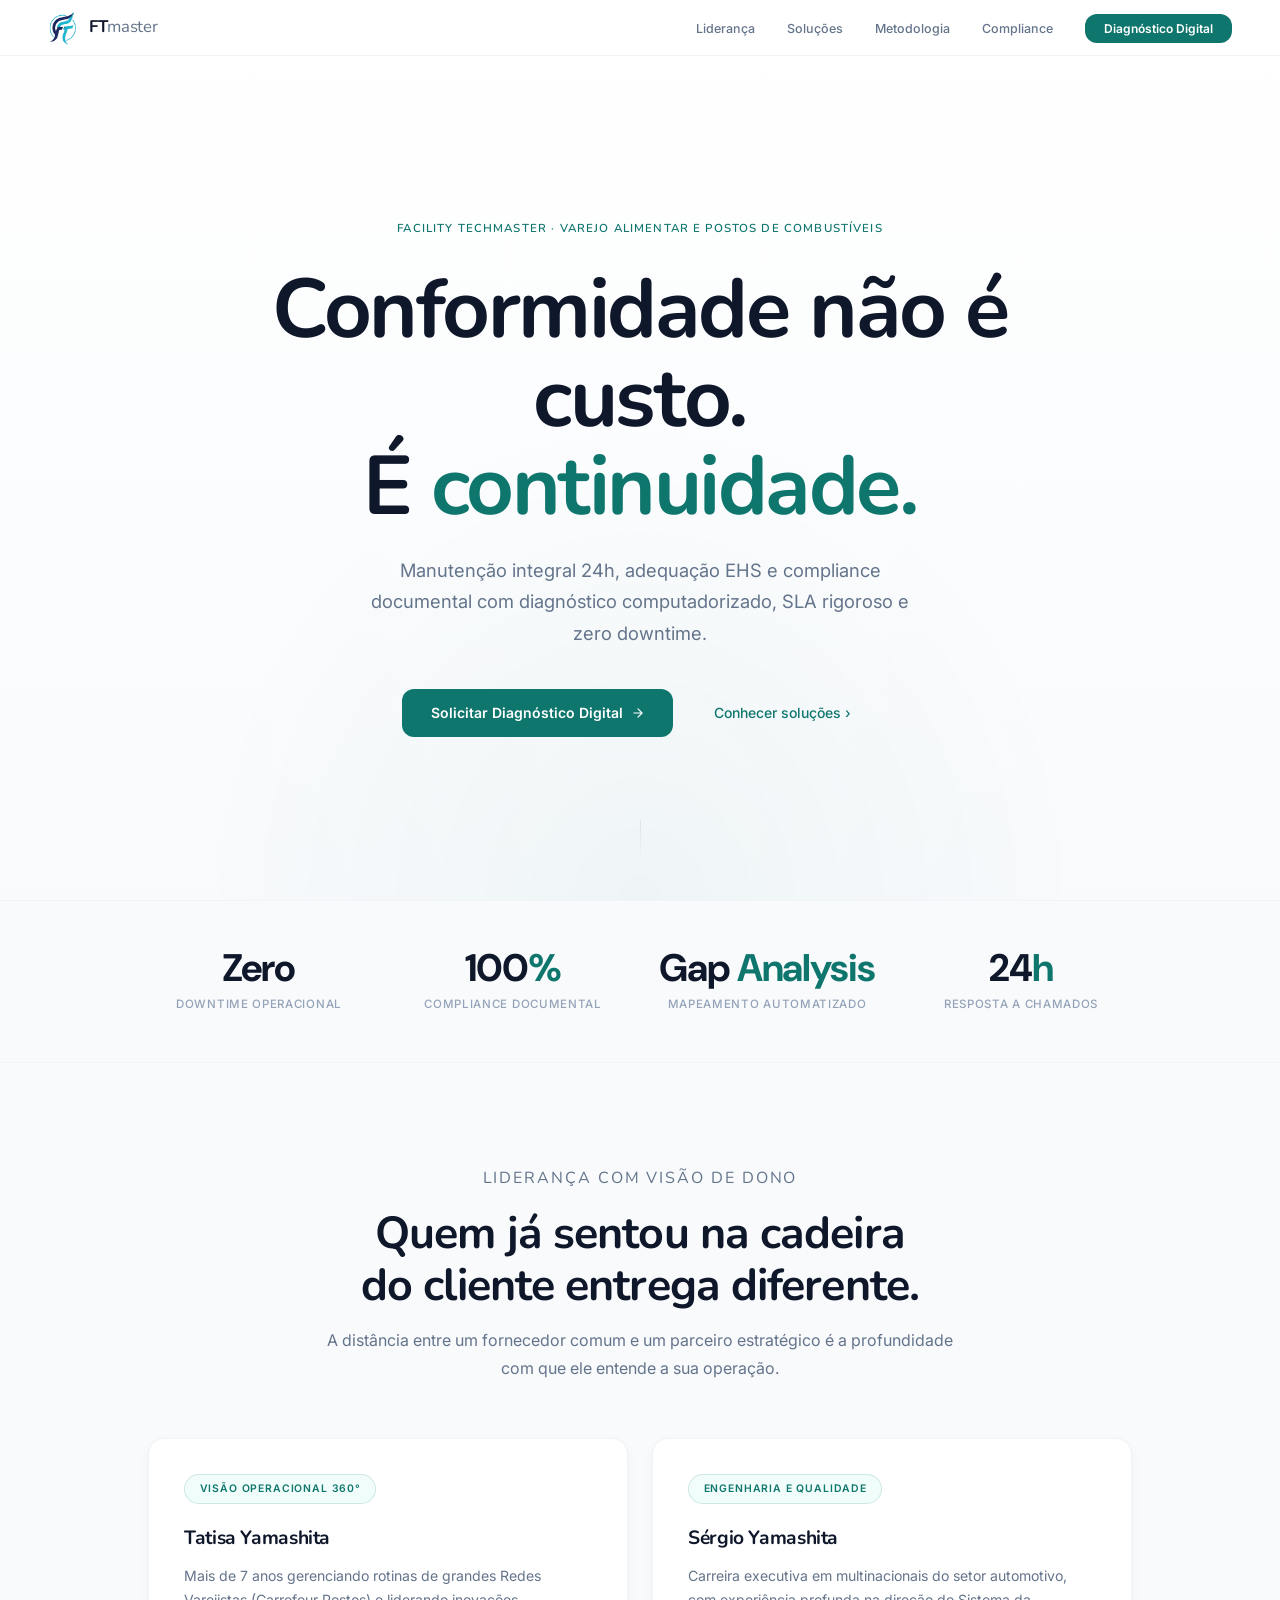
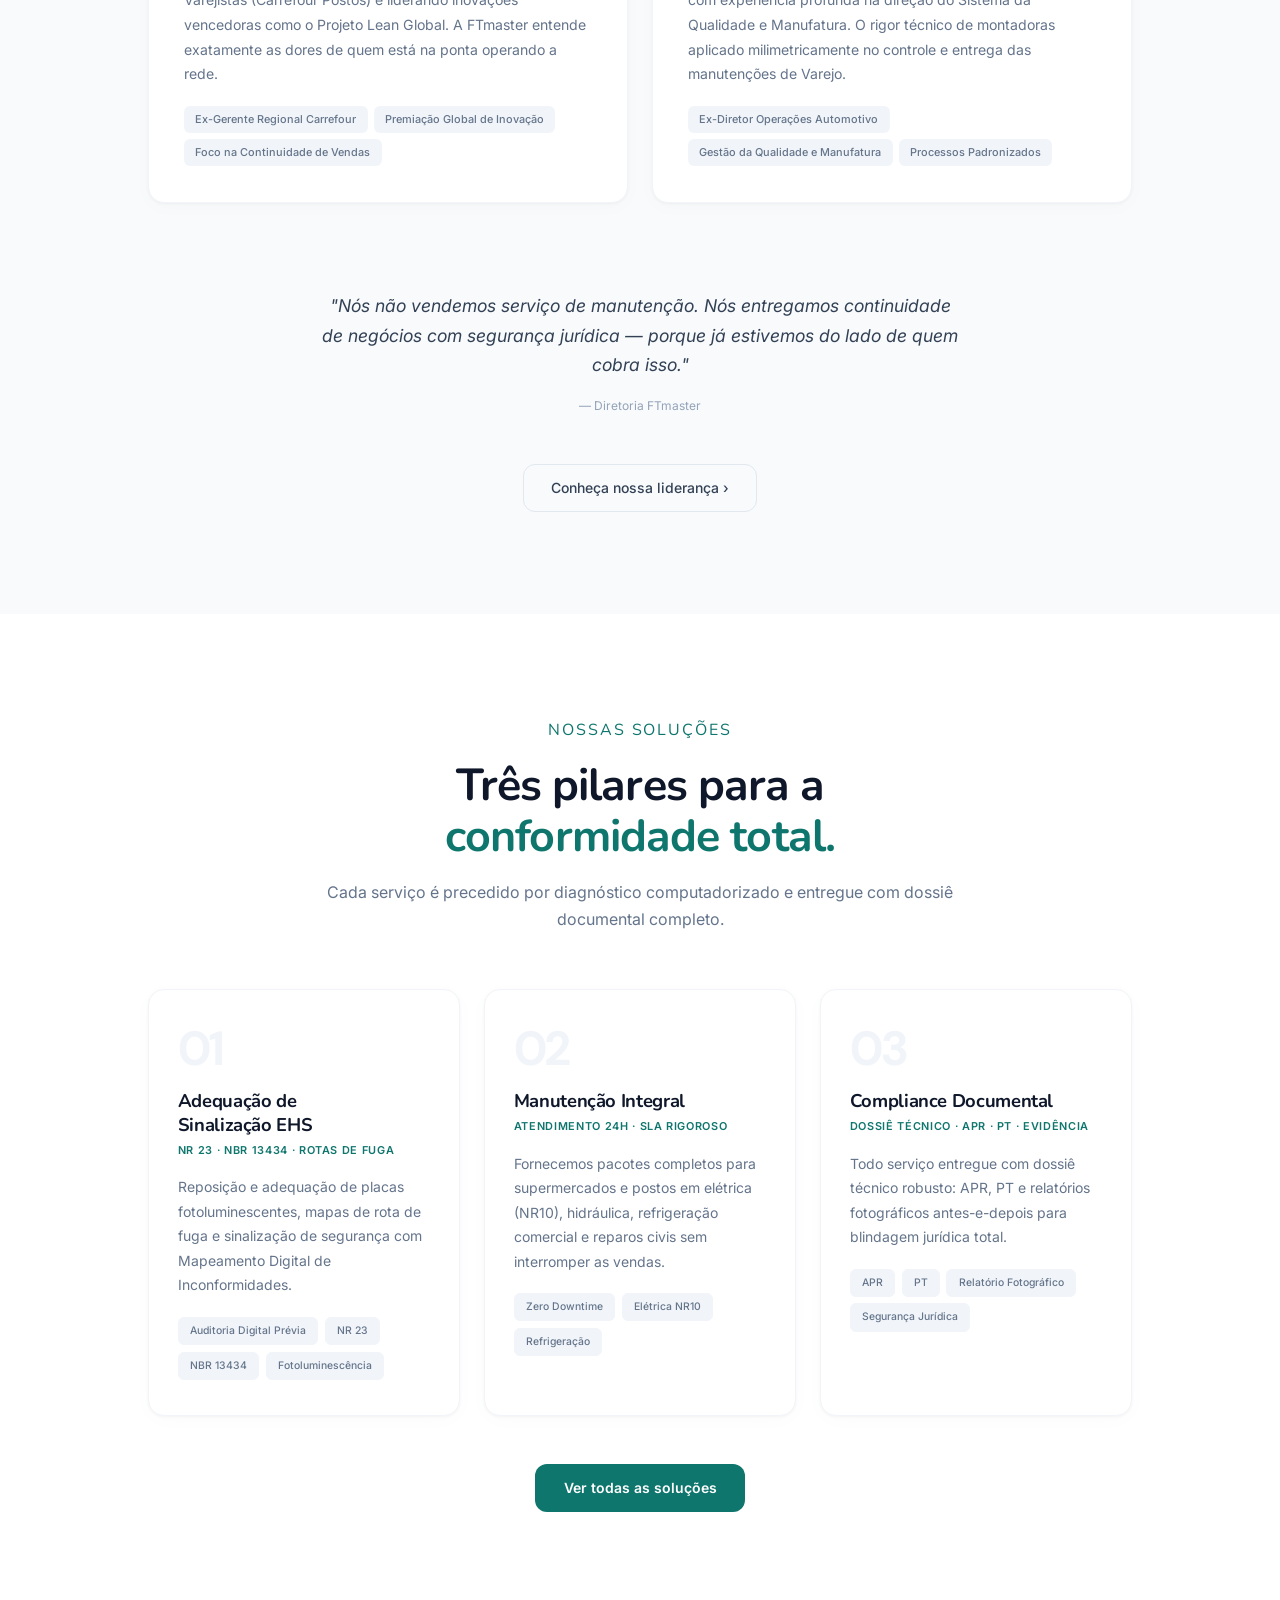
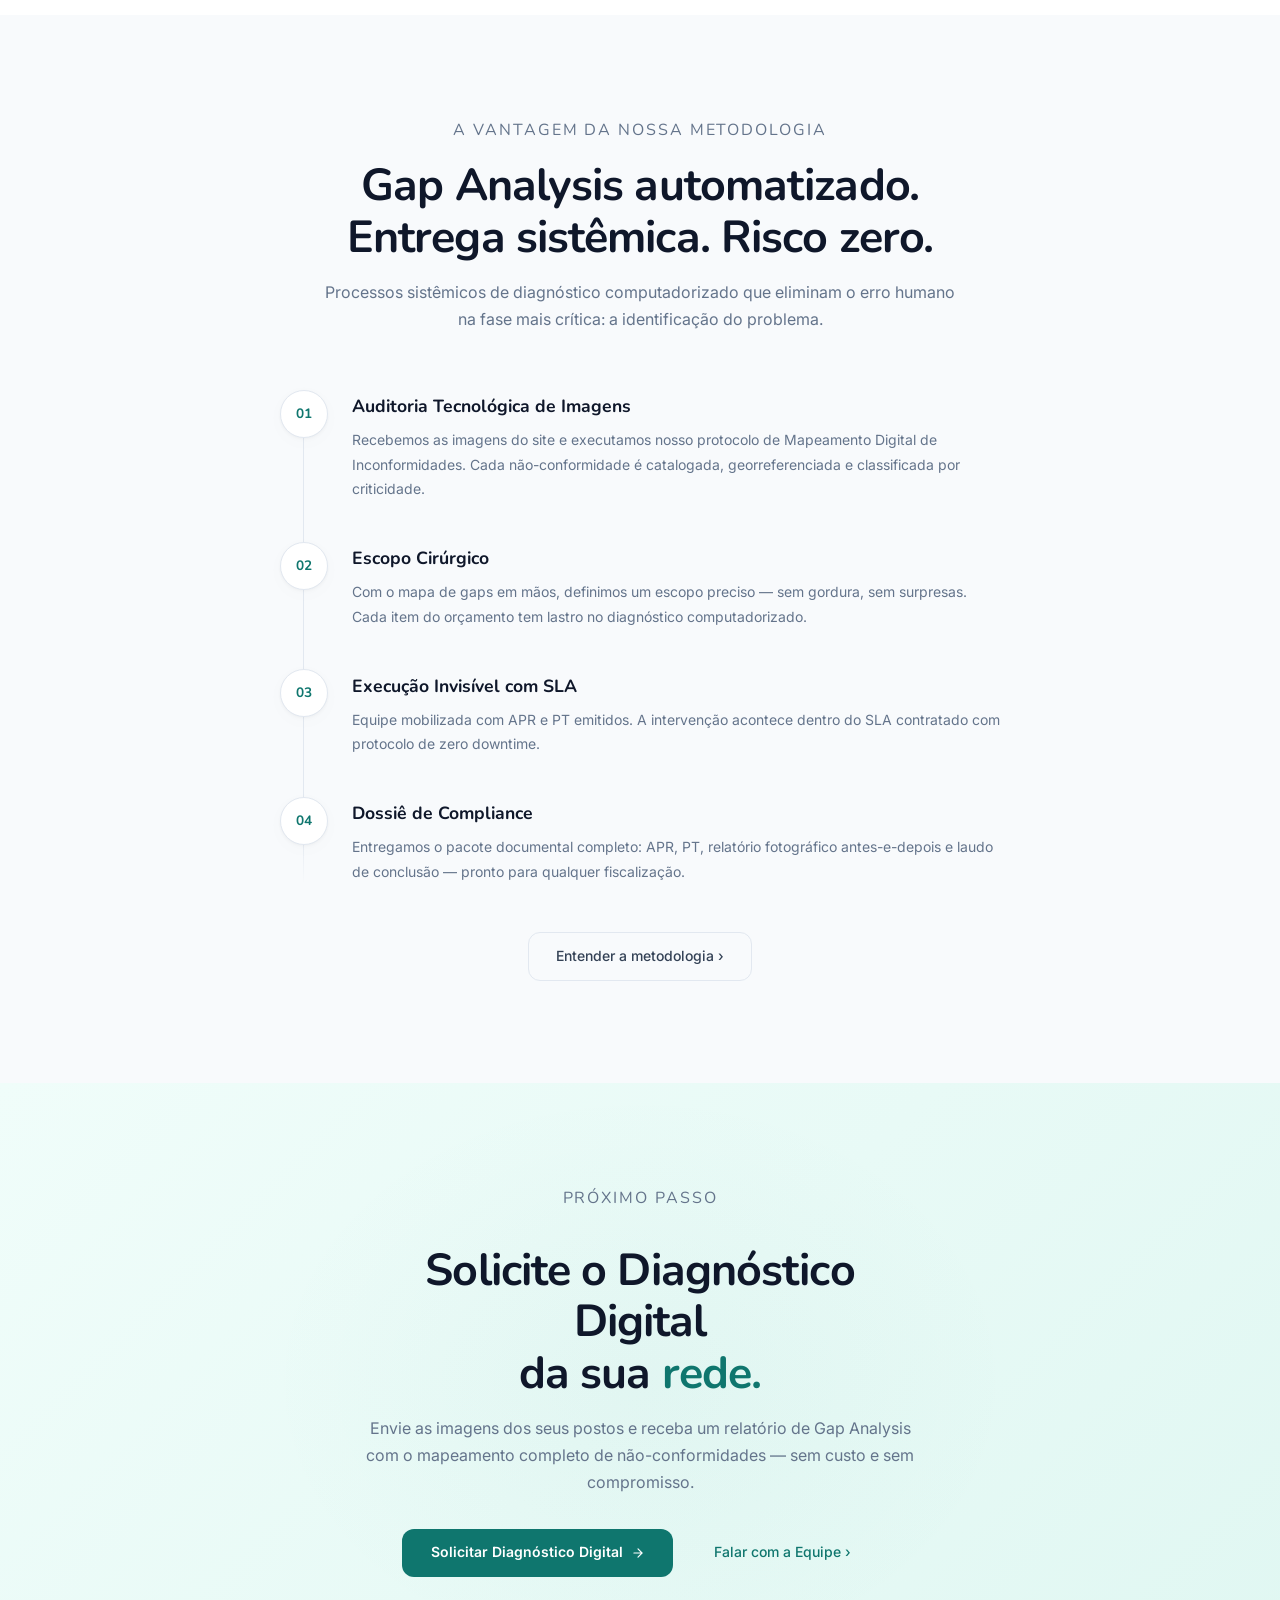
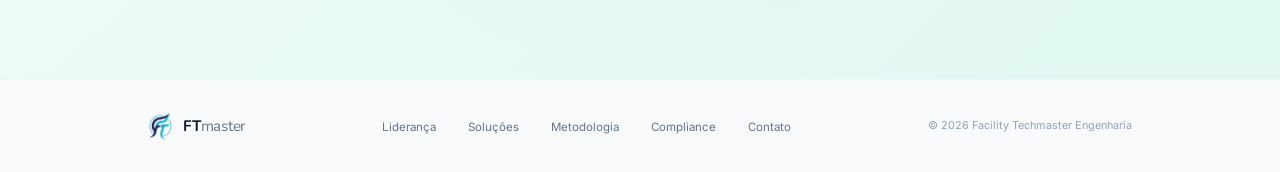
<file: index.html>
<!DOCTYPE html>
<html lang="pt-BR">
<head>
<meta charset="UTF-8">
<meta name="viewport" content="width=device-width, initial-scale=1.0">
<meta http-equiv="X-Content-Type-Options" content="nosniff">
<meta http-equiv="Referrer-Policy" content="strict-origin-when-cross-origin">
<title>FTmaster — Conformidade Operacional para Redes de Postos</title>
<meta name="description" content="Adequação EHS, conservação civil predial e compliance documental para redes varejistas de combustíveis. Diagnóstico computadorizado com zero downtime.">
<meta property="og:title" content="FTmaster — Conformidade Operacional para Redes de Postos">
<meta property="og:description" content="Adequação EHS, conservação civil predial e compliance documental com diagnóstico computadorizado, SLA rigoroso e zero downtime.">
<meta property="og:type" content="website">
<link rel="canonical" href="https://ftmaster.com.br/">
<link rel="preconnect" href="https://fonts.googleapis.com">
<link rel="preconnect" href="https://fonts.gstatic.com" crossorigin>
<link href="https://fonts.googleapis.com/css2?family=Nunito:wght@400;500;600;700&family=Inter:wght@300;400;500;600&family=DM+Sans:opsz,wght@9..40,700&display=swap" rel="stylesheet">
<link rel="stylesheet" href="styles.css">
<script type="application/ld+json">
{
  "@context": "https://schema.org",
  "@type": "Organization",
  "name": "Facility Techmaster Engenharia",
  "alternateName": "FTmaster",
  "url": "https://ftmaster.com.br",
  "description": "Conformidade operacional, adequação EHS e gestão de facilities para redes varejistas de combustíveis.",
  "foundingDate": "2025",
  "areaServed": "Brasil"
}
</script>
</head>
<body>

<!-- NAV -->
<nav class="nav" id="nav">
  <div class="nav-inner">
    <a href="index.html" class="nav-logo" aria-label="FTmaster">
      <img src="assets/logo.png" alt="Logo FTmaster" width="34" height="34">
      <span class="nav-logo-text">FT<span>master</span></span>
    </a>
    <ul class="nav-links" id="nav-links">
      <li><a href="lideranca.html">Liderança</a></li>
      <li><a href="solucoes.html">Soluções</a></li>
      <li><a href="metodologia.html">Metodologia</a></li>
      <li><a href="compliance.html">Compliance</a></li>
      <li><a href="contato.html" class="nav-cta">Diagnóstico Digital</a></li>
    </ul>
    <button class="nav-hamburger" onclick="toggleMenu()" aria-label="Abrir menu">
      <span></span><span></span><span></span>
    </button>
  </div>
</nav>

<div class="mobile-overlay" id="mobileMenu">
  <button class="mobile-close" onclick="toggleMenu()" aria-label="Fechar menu">&times;</button>
  <a href="lideranca.html">Liderança</a>
  <a href="solucoes.html">Soluções</a>
  <a href="metodologia.html">Metodologia</a>
  <a href="compliance.html">Compliance</a>
  <a href="contato.html">Diagnóstico Digital</a>
</div>

<!-- HERO -->
<section class="hero" id="hero">
  <div class="hero-content">
    <p class="hero-eyebrow">Facility Techmaster · Varejo Alimentar e Postos de Combustíveis</p>
    <h1>Conformidade não é custo.<br>É <span class="gradient-text">continuidade.</span></h1>
    <p class="hero-sub">Manutenção integral 24h, adequação EHS e compliance documental com diagnóstico computadorizado, SLA rigoroso e zero downtime.</p>
    <div class="hero-actions">
      <a href="contato.html" class="btn-fill">
        Solicitar Diagnóstico Digital
        <svg viewBox="0 0 24 24" fill="none" stroke="currentColor" stroke-width="2" stroke-linecap="round"><path d="M5 12h14M12 5l7 7-7 7"/></svg>
      </a>
      <a href="solucoes.html" class="btn-ghost">Conhecer soluções ›</a>
    </div>
  </div>
  <div class="hero-scroll"><span></span></div>
</section>

<!-- METRICS -->
<div class="metrics-bar">
  <div class="container">
    <div class="metrics-grid fade-in">
      <div class="metric">
        <h3>Zero</h3>
        <p>Downtime Operacional</p>
      </div>
      <div class="metric">
        <h3>100<span>%</span></h3>
        <p>Compliance Documental</p>
      </div>
      <div class="metric">
        <h3>Gap <span>Analysis</span></h3>
        <p>Mapeamento Automatizado</p>
      </div>
      <div class="metric">
        <h3>24<span>h</span></h3>
        <p>Resposta a Chamados</p>
      </div>
    </div>
  </div>
</div>

<!-- QUEM SOMOS (preview) -->
<section class="section-dark" id="sobre">
  <div class="container">
    <div class="section-header fade-in">
      <p class="overline">Liderança com Visão de Dono</p>
      <h2>Quem já sentou na cadeira<br>do cliente entrega diferente.</h2>
      <p>A distância entre um fornecedor comum e um parceiro estratégico é a profundidade com que ele entende a sua operação.</p>
    </div>

    <div class="grid-2" style="margin-bottom: 3rem;">
      <div class="leader-card fade-in fd1">
        <span class="leader-tag">Visão Operacional 360°</span>
        <h3>Tatisa Yamashita</h3>
        <p>Mais de 7 anos gerenciando rotinas de grandes Redes Varejistas (Carrefour Postos) e liderando inovações vencedoras como o Projeto Lean Global. A FTmaster entende exatamente as dores de quem está na ponta operando a rede.</p>
        <div class="leader-creds">
          <span>Ex-Gerente Regional Carrefour</span>
          <span>Premiação Global de Inovação</span>
          <span>Foco na Continuidade de Vendas</span>
        </div>
      </div>
      <div class="leader-card fade-in fd2">
        <span class="leader-tag">Engenharia e Qualidade</span>
        <h3>Sérgio Yamashita</h3>
        <p>Carreira executiva em multinacionais do setor automotivo, com experiência profunda na direção do Sistema da Qualidade e Manufatura. O rigor técnico de montadoras aplicado milimetricamente no controle e entrega das manutenções de Varejo.</p>
        <div class="leader-creds">
          <span>Ex-Diretor Operações Automotivo</span>
          <span>Gestão da Qualidade e Manufatura</span>
          <span>Processos Padronizados</span>
        </div>
      </div>
    </div>

    <div class="leadership-quote fade-in">
      <blockquote>"Nós não vendemos serviço de manutenção. Nós entregamos continuidade de negócios com segurança jurídica — porque já estivemos do lado de quem cobra isso."</blockquote>
      <cite>— Diretoria FTmaster</cite>
    </div>

    <div style="text-align:center; margin-top: 3rem;">
      <a href="lideranca.html" class="btn-outline-light">Conheça nossa liderança ›</a>
    </div>
  </div>
</section>

<!-- SOLUÇÕES (preview) -->
<section class="section-light" id="solucoes">
  <div class="container">
    <div class="section-header fade-in">
      <p class="overline" style="color: var(--primary);">Nossas Soluções</p>
      <h2>Três pilares para a<br><span class="accent-color">conformidade total.</span></h2>
      <p>Cada serviço é precedido por diagnóstico computadorizado e entregue com dossiê documental completo.</p>
    </div>

    <div class="grid-3">
      <div class="sol-card fade-in fd1">
        <div class="sol-num">01</div>
        <h3>Adequação de Sinalização&nbsp;EHS</h3>
        <div class="sol-sub">NR 23 · NBR 13434 · Rotas de Fuga</div>
        <p>Reposição e adequação de placas fotoluminescentes, mapas de rota de fuga e sinalização de segurança com Mapeamento Digital de Inconformidades.</p>
        <div class="sol-tags">
          <span>Auditoria Digital Prévia</span><span>NR 23</span><span>NBR 13434</span><span>Fotoluminescência</span>
        </div>
      </div>
      <div class="sol-card fade-in fd2">
        <div class="sol-num">02</div>
        <h3>Manutenção Integral</h3>
        <div class="sol-sub">Atendimento 24h · SLA Rigoroso</div>
        <p>Fornecemos pacotes completos para supermercados e postos em elétrica (NR10), hidráulica, refrigeração comercial e reparos civis sem interromper as vendas.</p>
        <div class="sol-tags">
          <span>Zero Downtime</span><span>Elétrica NR10</span><span>Refrigeração</span>
        </div>
      </div>
      <div class="sol-card fade-in fd3">
        <div class="sol-num">03</div>
        <h3>Compliance Documental</h3>
        <div class="sol-sub">Dossiê Técnico · APR · PT · Evidência</div>
        <p>Todo serviço entregue com dossiê técnico robusto: APR, PT e relatórios fotográficos antes-e-depois para blindagem jurídica total.</p>
        <div class="sol-tags">
          <span>APR</span><span>PT</span><span>Relatório Fotográfico</span><span>Segurança Jurídica</span>
        </div>
      </div>
    </div>

    <div style="text-align:center; margin-top: 3rem;">
      <a href="solucoes.html" class="btn-fill">Ver todas as soluções</a>
    </div>
  </div>
</section>

<!-- METODOLOGIA (preview) -->
<section class="section-dark" id="metodologia">
  <div class="container">
    <div class="section-header fade-in">
      <p class="overline">A Vantagem da Nossa Metodologia</p>
      <h2>Gap Analysis automatizado.<br>Entrega sistêmica. Risco zero.</h2>
      <p>Processos sistêmicos de diagnóstico computadorizado que eliminam o erro humano na fase mais crítica: a identificação do problema.</p>
    </div>

    <div class="method-timeline">
      <div class="m-step fade-in fd1">
        <div class="m-step-dot">01</div>
        <div class="m-step-content">
          <h3>Auditoria Tecnológica de Imagens</h3>
          <p>Recebemos as imagens do site e executamos nosso protocolo de Mapeamento Digital de Inconformidades. Cada não-conformidade é catalogada, georreferenciada e classificada por criticidade.</p>
        </div>
      </div>
      <div class="m-step fade-in fd2">
        <div class="m-step-dot">02</div>
        <div class="m-step-content">
          <h3>Escopo Cirúrgico</h3>
          <p>Com o mapa de gaps em mãos, definimos um escopo preciso — sem gordura, sem surpresas. Cada item do orçamento tem lastro no diagnóstico computadorizado.</p>
        </div>
      </div>
      <div class="m-step fade-in fd3">
        <div class="m-step-dot">03</div>
        <div class="m-step-content">
          <h3>Execução Invisível com SLA</h3>
          <p>Equipe mobilizada com APR e PT emitidos. A intervenção acontece dentro do SLA contratado com protocolo de zero downtime.</p>
        </div>
      </div>
      <div class="m-step fade-in fd4">
        <div class="m-step-dot">04</div>
        <div class="m-step-content">
          <h3>Dossiê de Compliance</h3>
          <p>Entregamos o pacote documental completo: APR, PT, relatório fotográfico antes-e-depois e laudo de conclusão — pronto para qualquer fiscalização.</p>
        </div>
      </div>
    </div>

    <div style="text-align:center; margin-top: 3rem;">
      <a href="metodologia.html" class="btn-outline-light">Entender a metodologia ›</a>
    </div>
  </div>
</section>

<!-- CTA -->
<section class="cta-section" id="cta">
  <div class="cta-inner fade-in">
    <p class="overline">Próximo passo</p>
    <h2>Solicite o Diagnóstico Digital<br>da sua <span class="gradient-text">rede.</span></h2>
    <p>Envie as imagens dos seus postos e receba um relatório de Gap Analysis com o mapeamento completo de não-conformidades — sem custo e sem compromisso.</p>
    <div class="cta-actions">
      <a href="contato.html" class="btn-fill">
        Solicitar Diagnóstico Digital
        <svg viewBox="0 0 24 24" fill="none" stroke="currentColor" stroke-width="2" stroke-linecap="round" width="14" height="14"><path d="M5 12h14M12 5l7 7-7 7"/></svg>
      </a>
      <a href="https://wa.me/5511914977145" target="_blank" rel="noopener noreferrer" class="btn-ghost">Falar com a Equipe ›</a>
    </div>
  </div>
</section>

<!-- FOOTER -->
<footer class="footer">
  <div class="container">
    <div class="footer-inner">
      <a href="index.html" class="footer-logo">
        <img src="assets/logo.png" alt="Logo FTmaster" width="28" height="28">
        <span class="footer-logo-text">FT<span>master</span></span>
      </a>
      <ul class="footer-links">
        <li><a href="lideranca.html">Liderança</a></li>
        <li><a href="solucoes.html">Soluções</a></li>
        <li><a href="metodologia.html">Metodologia</a></li>
        <li><a href="compliance.html">Compliance</a></li>
        <li><a href="contato.html">Contato</a></li>
      </ul>
      <span class="footer-copy">&copy; 2026 Facility Techmaster Engenharia</span>
    </div>
  </div>
</footer>

<script src="script.js"></script>
</body>
</html>
</file>
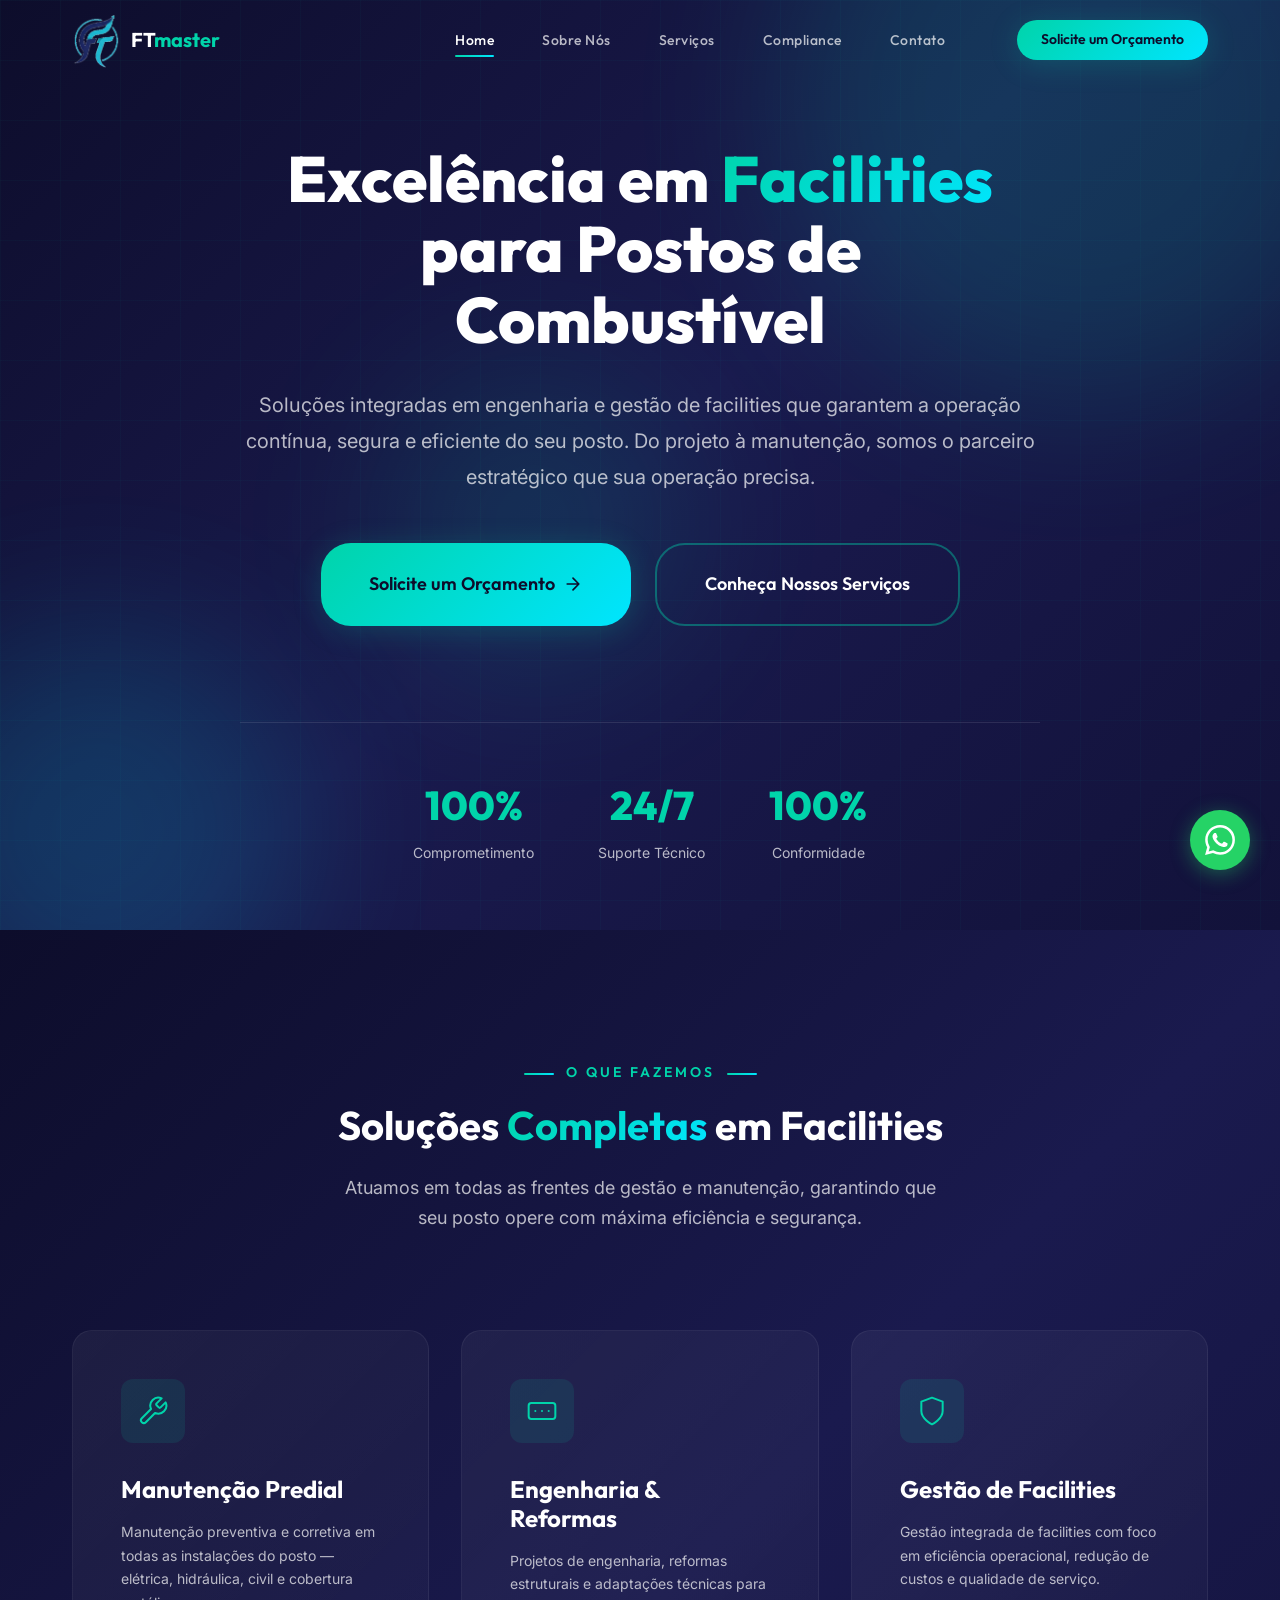
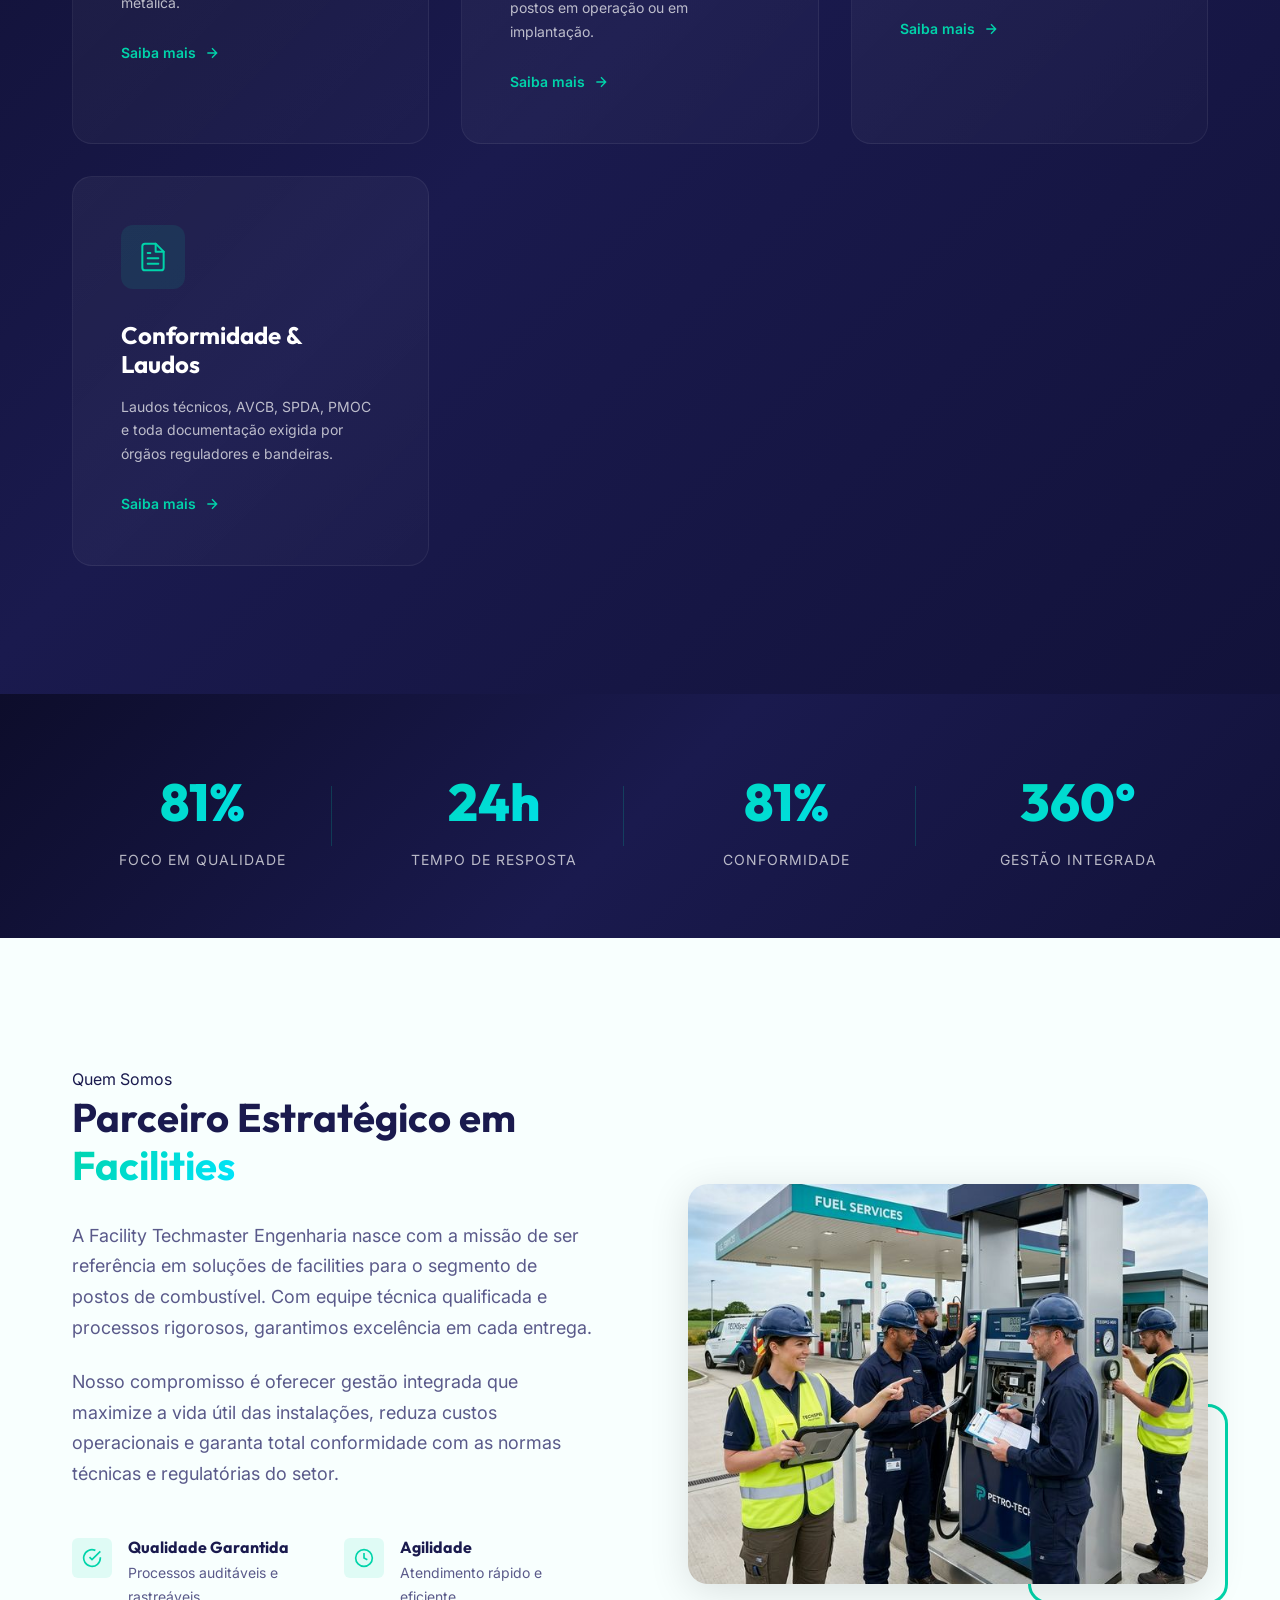
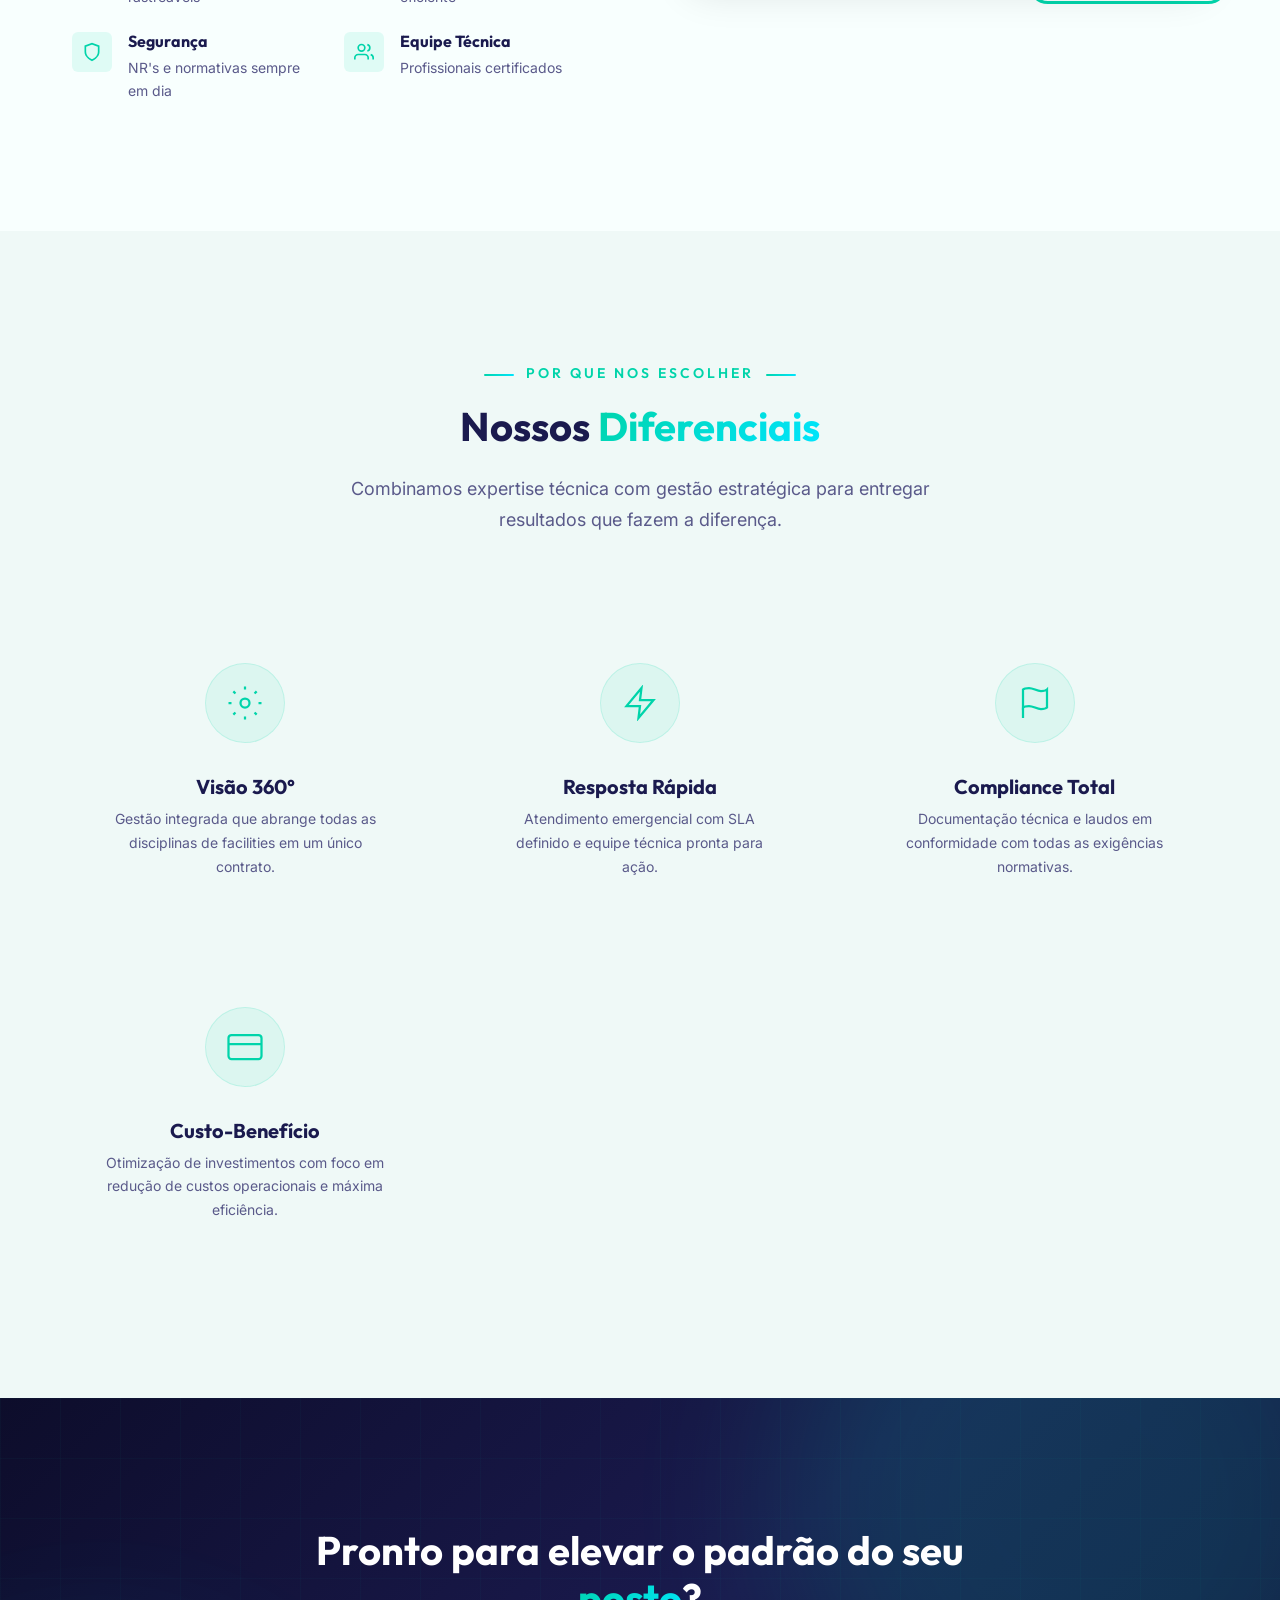
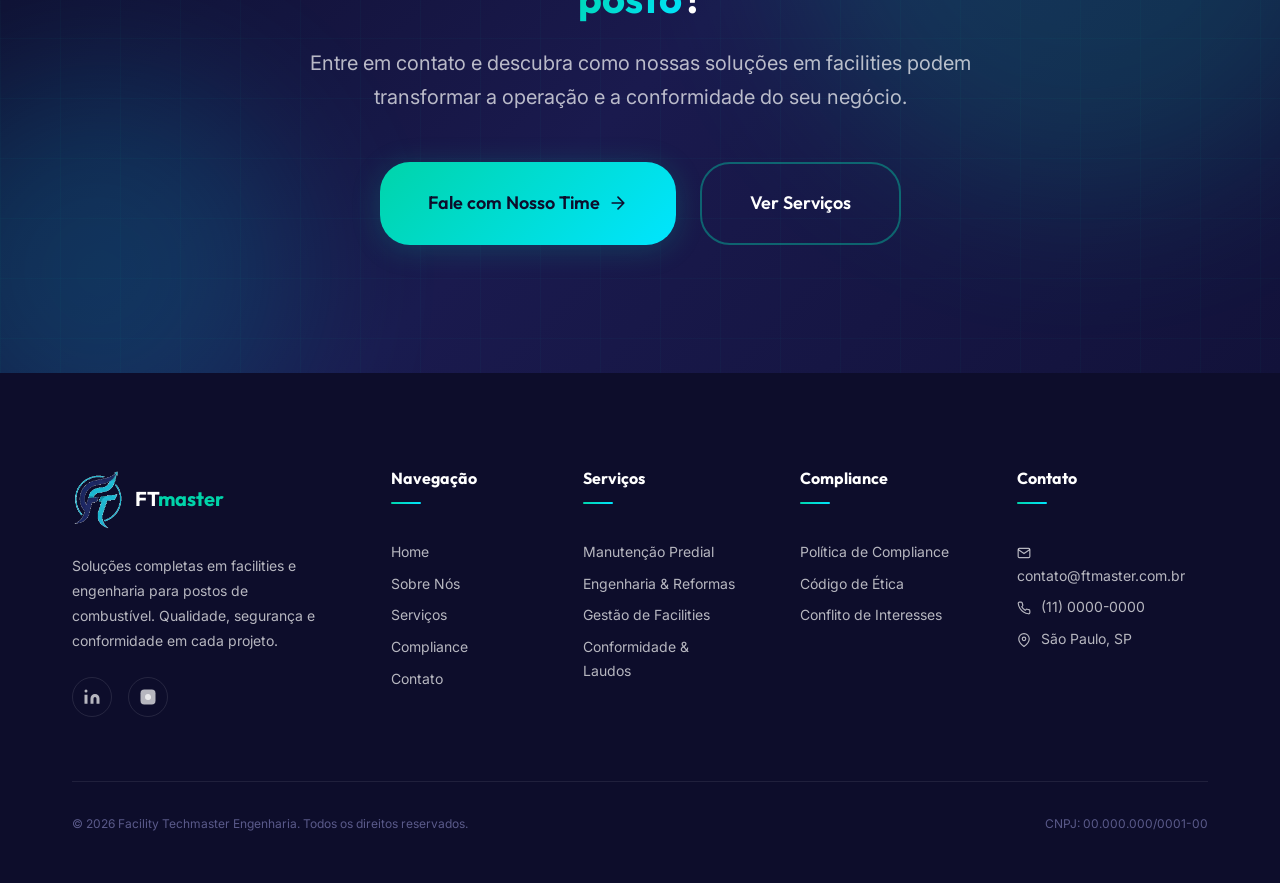
<file: _archive/index.html>
<!DOCTYPE html>
<html lang="pt-BR">
<head>
  <meta charset="UTF-8">
  <meta name="viewport" content="width=device-width, initial-scale=1.0">
  <meta http-equiv="X-Content-Type-Options" content="nosniff">
  <meta http-equiv="Referrer-Policy" content="strict-origin-when-cross-origin">

  <!-- SEO -->
  <title>Facility Techmaster Engenharia | Facilities para Postos de Combustível</title>
  <meta name="description" content="Soluções completas em facilities e engenharia para postos de combustível. Manutenção predial, reformas, gestão de facilities e conformidade técnica. Parceiro estratégico do Carrefour Postos.">
  <meta name="keywords" content="facilities, engenharia, postos de combustível, manutenção predial, gestão de facilities, Carrefour Postos, laudos técnicos, reformas">
  <meta name="author" content="Facility Techmaster Engenharia">
  <meta name="robots" content="index, follow">
  <link rel="canonical" href="https://ftmaster.com.br/">

  <!-- Open Graph -->
  <meta property="og:title" content="Facility Techmaster Engenharia | Facilities para Postos de Combustível">
  <meta property="og:description" content="Soluções completas em facilities e engenharia para postos de combustível. Manutenção, reformas e gestão integrada.">
  <meta property="og:type" content="website">
  <meta property="og:url" content="https://ftmaster.com.br/">
  <meta property="og:image" content="assets/hero-bg.png">
  <meta property="og:locale" content="pt_BR">

  <!-- Fonts & Styles -->
  <link rel="preconnect" href="https://fonts.googleapis.com">
  <link rel="preconnect" href="https://fonts.gstatic.com" crossorigin>
  <link href="https://fonts.googleapis.com/css2?family=Inter:wght@300;400;500;600;700&family=Outfit:wght@400;500;600;700;800&display=swap" rel="stylesheet">
  <link rel="stylesheet" href="styles.css">

  <!-- Schema.org -->
  <script type="application/ld+json">
  {
    "@context": "https://schema.org",
    "@type": "Organization",
    "name": "Facility Techmaster Engenharia",
    "alternateName": "FTmaster",
    "url": "https://ftmaster.com.br",
    "logo": "assets/logo.png",
    "description": "Soluções completas em facilities e engenharia para postos de combustível.",
    "foundingDate": "2025",
    "areaServed": "Brasil",
    "serviceType": ["Manutenção Predial", "Engenharia e Reformas", "Gestão de Facilities", "Conformidade e Laudos Técnicos"],
    "contactPoint": {
      "@type": "ContactPoint",
      "contactType": "commercial",
      "availableLanguage": "Portuguese"
    }
  }
  </script>
</head>
<body>

  <!-- ── Navbar ── -->
  <nav class="navbar" id="navbar">
    <div class="container">
      <a href="index.html" class="navbar__logo" aria-label="FTmaster - Home">
        <img src="assets/logo.png" alt="Logo Facility Techmaster Engenharia" width="50" height="50">
        <span class="navbar__logo-text">FT<span>master</span></span>
      </a>
      
      <ul class="navbar__menu" id="nav-menu">
        <li><a href="index.html" class="navbar__link active">Home</a></li>
        <li><a href="sobre.html" class="navbar__link">Sobre Nós</a></li>
        <li><a href="servicos.html" class="navbar__link">Serviços</a></li>
        <li><a href="compliance.html" class="navbar__link">Compliance</a></li>
        <li><a href="contato.html" class="navbar__link">Contato</a></li>
        <li><a href="contato.html" class="btn btn--primary btn--sm navbar__cta">Solicite um Orçamento</a></li>
      </ul>
      
      <div class="navbar__hamburger" id="hamburger" aria-label="Menu" role="button" tabindex="0">
        <span></span>
        <span></span>
        <span></span>
      </div>
    </div>
    <div class="navbar__overlay" id="nav-overlay"></div>
  </nav>

  <!-- ── Hero Section ── -->
  <section class="hero" id="hero">
    <div class="hero__bg">
      <div class="hero__bg-circle hero__bg-circle--1"></div>
      <div class="hero__bg-circle hero__bg-circle--2"></div>
      <div class="hero__bg-circle hero__bg-circle--3"></div>
      <div class="hero__grid-lines"></div>
    </div>

    <div class="container">
      <div class="hero__content">
        <h1 class="hero__title">
          Excelência em <span class="highlight">Facilities</span> para Postos de Combustível
        </h1>

        <p class="hero__description">
          Soluções integradas em engenharia e gestão de facilities que garantem a 
          operação contínua, segura e eficiente do seu posto. Do projeto à manutenção, 
          somos o parceiro estratégico que sua operação precisa.
        </p>

        <div class="hero__actions">
          <a href="contato.html" class="btn btn--primary btn--lg">
            Solicite um Orçamento
            <svg width="20" height="20" viewBox="0 0 24 24" fill="none" stroke="currentColor" stroke-width="2" stroke-linecap="round" stroke-linejoin="round"><path d="M5 12h14M12 5l7 7-7 7"/></svg>
          </a>
          <a href="servicos.html" class="btn btn--secondary btn--lg">
            Conheça Nossos Serviços
          </a>
        </div>

        <div class="hero__stats">
          <div class="hero__stat">
            <span class="hero__stat-number" data-counter="100" data-suffix="%">0%</span>
            <span class="hero__stat-label">Comprometimento</span>
          </div>
          <div class="hero__stat">
            <span class="hero__stat-number">24/7</span>
            <span class="hero__stat-label">Suporte Técnico</span>
          </div>
          <div class="hero__stat">
            <span class="hero__stat-number" data-counter="100" data-suffix="%">0%</span>
            <span class="hero__stat-label">Conformidade</span>
          </div>
        </div>
      </div>
    </div>
  </section>

  <!-- ── Services Section ── -->
  <section class="section section--dark" id="servicos">
    <div class="container">
      <div class="section-header reveal">
        <span class="section-label">O Que Fazemos</span>
        <h2>Soluções <span class="text-gradient">Completas</span> em Facilities</h2>
        <p>Atuamos em todas as frentes de gestão e manutenção, garantindo que seu posto opere com máxima eficiência e segurança.</p>
      </div>

      <div class="services-grid">
        <!-- Service 1 -->
        <div class="service-card reveal">
          <div class="service-card__icon">
            <svg viewBox="0 0 24 24"><path d="M14.7 6.3a1 1 0 0 0 0 1.4l1.6 1.6a1 1 0 0 0 1.4 0l3.77-3.77a6 6 0 0 1-7.94 7.94l-6.91 6.91a2.12 2.12 0 0 1-3-3l6.91-6.91a6 6 0 0 1 7.94-7.94l-3.76 3.76z"/></svg>
          </div>
          <h3 class="service-card__title">Manutenção Predial</h3>
          <p class="service-card__description">Manutenção preventiva e corretiva em todas as instalações do posto — elétrica, hidráulica, civil e cobertura metálica.</p>
          <a href="servicos.html#manutencao" class="service-card__link">
            Saiba mais
            <svg width="16" height="16" viewBox="0 0 24 24" fill="none" stroke="currentColor" stroke-width="2"><path d="M5 12h14M12 5l7 7-7 7"/></svg>
          </a>
        </div>

        <!-- Service 2 -->
        <div class="service-card reveal">
          <div class="service-card__icon">
            <svg viewBox="0 0 24 24"><rect x="2" y="6" width="20" height="12" rx="2"/><path d="M12 12h.01"/><path d="M17 12h.01"/><path d="M7 12h.01"/></svg>
          </div>
          <h3 class="service-card__title">Engenharia & Reformas</h3>
          <p class="service-card__description">Projetos de engenharia, reformas estruturais e adaptações técnicas para postos em operação ou em implantação.</p>
          <a href="servicos.html#engenharia" class="service-card__link">
            Saiba mais
            <svg width="16" height="16" viewBox="0 0 24 24" fill="none" stroke="currentColor" stroke-width="2"><path d="M5 12h14M12 5l7 7-7 7"/></svg>
          </a>
        </div>

        <!-- Service 3 -->
        <div class="service-card reveal">
          <div class="service-card__icon">
            <svg viewBox="0 0 24 24"><path d="M12 22s8-4 8-10V5l-8-3-8 3v7c0 6 8 10 8 10z"/></svg>
          </div>
          <h3 class="service-card__title">Gestão de Facilities</h3>
          <p class="service-card__description">Gestão integrada de facilities com foco em eficiência operacional, redução de custos e qualidade de serviço.</p>
          <a href="servicos.html#gestao" class="service-card__link">
            Saiba mais
            <svg width="16" height="16" viewBox="0 0 24 24" fill="none" stroke="currentColor" stroke-width="2"><path d="M5 12h14M12 5l7 7-7 7"/></svg>
          </a>
        </div>

        <!-- Service 4 -->
        <div class="service-card reveal">
          <div class="service-card__icon">
            <svg viewBox="0 0 24 24"><path d="M14 2H6a2 2 0 0 0-2 2v16a2 2 0 0 0 2 2h12a2 2 0 0 0 2-2V8z"/><polyline points="14 2 14 8 20 8"/><line x1="16" y1="13" x2="8" y2="13"/><line x1="16" y1="17" x2="8" y2="17"/><polyline points="10 9 9 9 8 9"/></svg>
          </div>
          <h3 class="service-card__title">Conformidade & Laudos</h3>
          <p class="service-card__description">Laudos técnicos, AVCB, SPDA, PMOC e toda documentação exigida por órgãos reguladores e bandeiras.</p>
          <a href="servicos.html#conformidade" class="service-card__link">
            Saiba mais
            <svg width="16" height="16" viewBox="0 0 24 24" fill="none" stroke="currentColor" stroke-width="2"><path d="M5 12h14M12 5l7 7-7 7"/></svg>
          </a>
        </div>
      </div>
    </div>
  </section>

  <!-- ── Stats Bar ── -->
  <section class="section section--dark" style="padding: 0;">
    <div class="container">
      <div class="stats-bar reveal">
        <div class="stat-item">
          <span class="stat-item__number" data-counter="100" data-suffix="%">0%</span>
          <span class="stat-item__label">Foco em Qualidade</span>
        </div>
        <div class="stat-item">
          <span class="stat-item__number">24h</span>
          <span class="stat-item__label">Tempo de Resposta</span>
        </div>
        <div class="stat-item">
          <span class="stat-item__number" data-counter="100" data-suffix="%">0%</span>
          <span class="stat-item__label">Conformidade</span>
        </div>
        <div class="stat-item">
          <span class="stat-item__number">360°</span>
          <span class="stat-item__label">Gestão Integrada</span>
        </div>
      </div>
    </div>
  </section>

  <!-- ── About / Differentials Section ── -->
  <section class="section" id="sobre">
    <div class="container">
      <div class="about-grid">
        <div class="about-content reveal reveal--left">
          <span class="section-label" style="padding-left:0">Quem Somos</span>
          <h2>Parceiro Estratégico em <span class="text-gradient">Facilities</span></h2>
          <p>
            A Facility Techmaster Engenharia nasce com a missão de ser referência em 
            soluções de facilities para o segmento de postos de combustível. Com equipe 
            técnica qualificada e processos rigorosos, garantimos excelência em cada entrega.
          </p>
          <p>
            Nosso compromisso é oferecer gestão integrada que maximize a vida útil das 
            instalações, reduza custos operacionais e garanta total conformidade com as 
            normas técnicas e regulatórias do setor.
          </p>

          <div class="about-values">
            <div class="about-value">
              <div class="about-value__icon">
                <svg viewBox="0 0 24 24"><path d="M22 11.08V12a10 10 0 1 1-5.93-9.14"/><polyline points="22 4 12 14.01 9 11.01"/></svg>
              </div>
              <div>
                <h4>Qualidade Garantida</h4>
                <p>Processos auditáveis e rastreáveis</p>
              </div>
            </div>
            <div class="about-value">
              <div class="about-value__icon">
                <svg viewBox="0 0 24 24"><circle cx="12" cy="12" r="10"/><polyline points="12 6 12 12 16 14"/></svg>
              </div>
              <div>
                <h4>Agilidade</h4>
                <p>Atendimento rápido e eficiente</p>
              </div>
            </div>
            <div class="about-value">
              <div class="about-value__icon">
                <svg viewBox="0 0 24 24"><path d="M12 22s8-4 8-10V5l-8-3-8 3v7c0 6 8 10 8 10z"/></svg>
              </div>
              <div>
                <h4>Segurança</h4>
                <p>NR's e normativas sempre em dia</p>
              </div>
            </div>
            <div class="about-value">
              <div class="about-value__icon">
                <svg viewBox="0 0 24 24"><path d="M17 21v-2a4 4 0 0 0-4-4H5a4 4 0 0 0-4 4v2"/><circle cx="9" cy="7" r="4"/><path d="M23 21v-2a4 4 0 0 0-3-3.87"/><path d="M16 3.13a4 4 0 0 1 0 7.75"/></svg>
              </div>
              <div>
                <h4>Equipe Técnica</h4>
                <p>Profissionais certificados</p>
              </div>
            </div>
          </div>
        </div>

        <div class="about-image reveal reveal--right">
          <div class="about-image__main">
            <img src="assets/about-team.png" alt="Equipe técnica da Facility Techmaster em campo realizando inspeção" loading="lazy" width="600" height="400">
          </div>
          <div class="about-image__accent"></div>
        </div>
      </div>
    </div>
  </section>

  <!-- ── Differentials (Features) ── -->
  <section class="section section--alt" id="diferenciais">
    <div class="container">
      <div class="section-header reveal">
        <span class="section-label">Por que nos escolher</span>
        <h2>Nossos <span class="text-gradient">Diferenciais</span></h2>
        <p>Combinamos expertise técnica com gestão estratégica para entregar resultados que fazem a diferença.</p>
      </div>

      <div class="features-grid">
        <div class="feature-item reveal">
          <div class="feature-item__icon">
            <svg viewBox="0 0 24 24"><circle cx="12" cy="12" r="3"/><path d="M12 1v2M12 21v2M4.22 4.22l1.42 1.42M18.36 18.36l1.42 1.42M1 12h2M21 12h2M4.22 19.78l1.42-1.42M18.36 5.64l1.42-1.42"/></svg>
          </div>
          <h4 class="feature-item__title">Visão 360°</h4>
          <p class="feature-item__text">Gestão integrada que abrange todas as disciplinas de facilities em um único contrato.</p>
        </div>

        <div class="feature-item reveal">
          <div class="feature-item__icon">
            <svg viewBox="0 0 24 24"><path d="M13 2L3 14h9l-1 8 10-12h-9l1-8z"/></svg>
          </div>
          <h4 class="feature-item__title">Resposta Rápida</h4>
          <p class="feature-item__text">Atendimento emergencial com SLA definido e equipe técnica pronta para ação.</p>
        </div>

        <div class="feature-item reveal">
          <div class="feature-item__icon">
            <svg viewBox="0 0 24 24"><path d="M4 15s1-1 4-1 5 2 8 2 4-1 4-1V3s-1 1-4 1-5-2-8-2-4 1-4 1z"/><line x1="4" y1="22" x2="4" y2="15"/></svg>
          </div>
          <h4 class="feature-item__title">Compliance Total</h4>
          <p class="feature-item__text">Documentação técnica e laudos em conformidade com todas as exigências normativas.</p>
        </div>

        <div class="feature-item reveal">
          <div class="feature-item__icon">
            <svg viewBox="0 0 24 24"><rect x="1" y="4" width="22" height="16" rx="2" ry="2"/><line x1="1" y1="10" x2="23" y2="10"/></svg>
          </div>
          <h4 class="feature-item__title">Custo-Benefício</h4>
          <p class="feature-item__text">Otimização de investimentos com foco em redução de custos operacionais e máxima eficiência.</p>
        </div>
      </div>
    </div>
  </section>

  <!-- ── CTA Section ── -->
  <section class="cta-section" id="cta">
    <div class="cta-section__bg">
      <div class="hero__bg-circle hero__bg-circle--1"></div>
      <div class="hero__bg-circle hero__bg-circle--2"></div>
      <div class="hero__grid-lines"></div>
    </div>

    <div class="container">
      <div class="cta-section__content reveal">
        <h2>Pronto para elevar o padrão do seu <span class="text-gradient">posto</span>?</h2>
        <p>
          Entre em contato e descubra como nossas soluções em facilities podem 
          transformar a operação e a conformidade do seu negócio.
        </p>
        <div class="cta-section__actions">
          <a href="contato.html" class="btn btn--primary btn--lg">
            Fale com Nosso Time
            <svg width="20" height="20" viewBox="0 0 24 24" fill="none" stroke="currentColor" stroke-width="2" stroke-linecap="round" stroke-linejoin="round"><path d="M5 12h14M12 5l7 7-7 7"/></svg>
          </a>
          <a href="servicos.html" class="btn btn--secondary btn--lg">
            Ver Serviços
          </a>
        </div>
      </div>
    </div>
  </section>

  <!-- ── Footer ── -->
  <footer class="footer" id="footer">
    <div class="container">
      <div class="footer-grid">
        <div class="footer-brand">
          <div class="footer-brand__logo">
            <img src="assets/logo.png" alt="Logo FTmaster" width="45" height="45">
            <span class="navbar__logo-text">FT<span>master</span></span>
          </div>
          <p>
            Soluções completas em facilities e engenharia para postos de 
            combustível. Qualidade, segurança e conformidade em cada projeto.
          </p>
          <div class="footer-social">
            <a href="#" aria-label="LinkedIn" rel="noopener noreferrer">
              <svg viewBox="0 0 24 24"><path d="M16 8a6 6 0 0 1 6 6v7h-4v-7a2 2 0 0 0-2-2 2 2 0 0 0-2 2v7h-4v-7a6 6 0 0 1 6-6z"/><rect x="2" y="9" width="4" height="12"/><circle cx="4" cy="4" r="2"/></svg>
            </a>
            <a href="#" aria-label="Instagram" rel="noopener noreferrer">
              <svg viewBox="0 0 24 24"><rect x="2" y="2" width="20" height="20" rx="5" ry="5"/><path d="M16 11.37A4 4 0 1 1 12.63 8 4 4 0 0 1 16 11.37z"/><line x1="17.5" y1="6.5" x2="17.51" y2="6.5"/></svg>
            </a>
          </div>
        </div>

        <div class="footer-column">
          <h4>Navegação</h4>
          <a href="index.html">Home</a>
          <a href="sobre.html">Sobre Nós</a>
          <a href="servicos.html">Serviços</a>
          <a href="compliance.html">Compliance</a>
          <a href="contato.html">Contato</a>
        </div>

        <div class="footer-column">
          <h4>Serviços</h4>
          <a href="servicos.html#manutencao">Manutenção Predial</a>
          <a href="servicos.html#engenharia">Engenharia & Reformas</a>
          <a href="servicos.html#gestao">Gestão de Facilities</a>
          <a href="servicos.html#conformidade">Conformidade & Laudos</a>
        </div>

        <div class="footer-column">
          <h4>Compliance</h4>
          <a href="compliance.html#compliance">Política de Compliance</a>
          <a href="compliance.html#etica">Código de Ética</a>
          <a href="compliance.html#conflito">Conflito de Interesses</a>
        </div>

        <div class="footer-column">
          <h4>Contato</h4>
          <a href="contato.html">
            <svg width="14" height="14" viewBox="0 0 24 24" fill="none" stroke="currentColor" stroke-width="2" style="display:inline;vertical-align:middle;margin-right:6px;"><path d="M4 4h16c1.1 0 2 .9 2 2v12c0 1.1-.9 2-2 2H4c-1.1 0-2-.9-2-2V6c0-1.1.9-2 2-2z"/><polyline points="22,6 12,13 2,6"/></svg>
            contato@ftmaster.com.br
          </a>
          <a href="#">
            <svg width="14" height="14" viewBox="0 0 24 24" fill="none" stroke="currentColor" stroke-width="2" style="display:inline;vertical-align:middle;margin-right:6px;"><path d="M22 16.92v3a2 2 0 0 1-2.18 2 19.79 19.79 0 0 1-8.63-3.07 19.5 19.5 0 0 1-6-6 19.79 19.79 0 0 1-3.07-8.67A2 2 0 0 1 4.11 2h3a2 2 0 0 1 2 1.72 12.84 12.84 0 0 0 .7 2.81 2 2 0 0 1-.45 2.11L8.09 9.91a16 16 0 0 0 6 6l1.27-1.27a2 2 0 0 1 2.11-.45 12.84 12.84 0 0 0 2.81.7A2 2 0 0 1 22 16.92z"/></svg>
            (11) 0000-0000
          </a>
          <a href="#">
            <svg width="14" height="14" viewBox="0 0 24 24" fill="none" stroke="currentColor" stroke-width="2" style="display:inline;vertical-align:middle;margin-right:6px;"><path d="M21 10c0 7-9 13-9 13s-9-6-9-13a9 9 0 0 1 18 0z"/><circle cx="12" cy="10" r="3"/></svg>
            São Paulo, SP
          </a>
        </div>
      </div>

      <div class="footer-bottom">
        <p>&copy; 2026 Facility Techmaster Engenharia. Todos os direitos reservados.</p>
        <p>CNPJ: 00.000.000/0001-00</p>
      </div>
    </div>
  </footer>

  <!-- ── WhatsApp Float ── -->
  <a href="https://wa.me/5511000000000?text=Olá! Gostaria de solicitar um orçamento." class="whatsapp-float" target="_blank" rel="noopener noreferrer" aria-label="WhatsApp">
    <svg viewBox="0 0 24 24"><path d="M17.472 14.382c-.297-.149-1.758-.867-2.03-.967-.273-.099-.471-.148-.67.15-.197.297-.767.966-.94 1.164-.173.199-.347.223-.644.075-.297-.15-1.255-.463-2.39-1.475-.883-.788-1.48-1.761-1.653-2.059-.173-.297-.018-.458.13-.606.134-.133.298-.347.446-.52.149-.174.198-.298.298-.497.099-.198.05-.371-.025-.52-.075-.149-.669-1.612-.916-2.207-.242-.579-.487-.5-.669-.51-.173-.008-.371-.01-.57-.01-.198 0-.52.074-.792.372-.272.297-1.04 1.016-1.04 2.479 0 1.462 1.065 2.875 1.213 3.074.149.198 2.096 3.2 5.077 4.487.709.306 1.262.489 1.694.625.712.227 1.36.195 1.871.118.571-.085 1.758-.719 2.006-1.413.248-.694.248-1.289.173-1.413-.074-.124-.272-.198-.57-.347m-5.421 7.403h-.004a9.87 9.87 0 01-5.031-1.378l-.361-.214-3.741.982.998-3.648-.235-.374a9.86 9.86 0 01-1.51-5.26c.001-5.45 4.436-9.884 9.888-9.884 2.64 0 5.122 1.03 6.988 2.898a9.825 9.825 0 012.893 6.994c-.003 5.45-4.437 9.884-9.885 9.884m8.413-18.297A11.815 11.815 0 0012.05 0C5.495 0 .16 5.335.157 11.892c0 2.096.547 4.142 1.588 5.945L.057 24l6.305-1.654a11.882 11.882 0 005.683 1.448h.005c6.554 0 11.89-5.335 11.893-11.893a11.821 11.821 0 00-3.48-8.413z"/></svg>
    <span class="whatsapp-float__tooltip">Fale Conosco!</span>
  </a>

  <script src="script.js"></script>
</body>
</html>
</file>
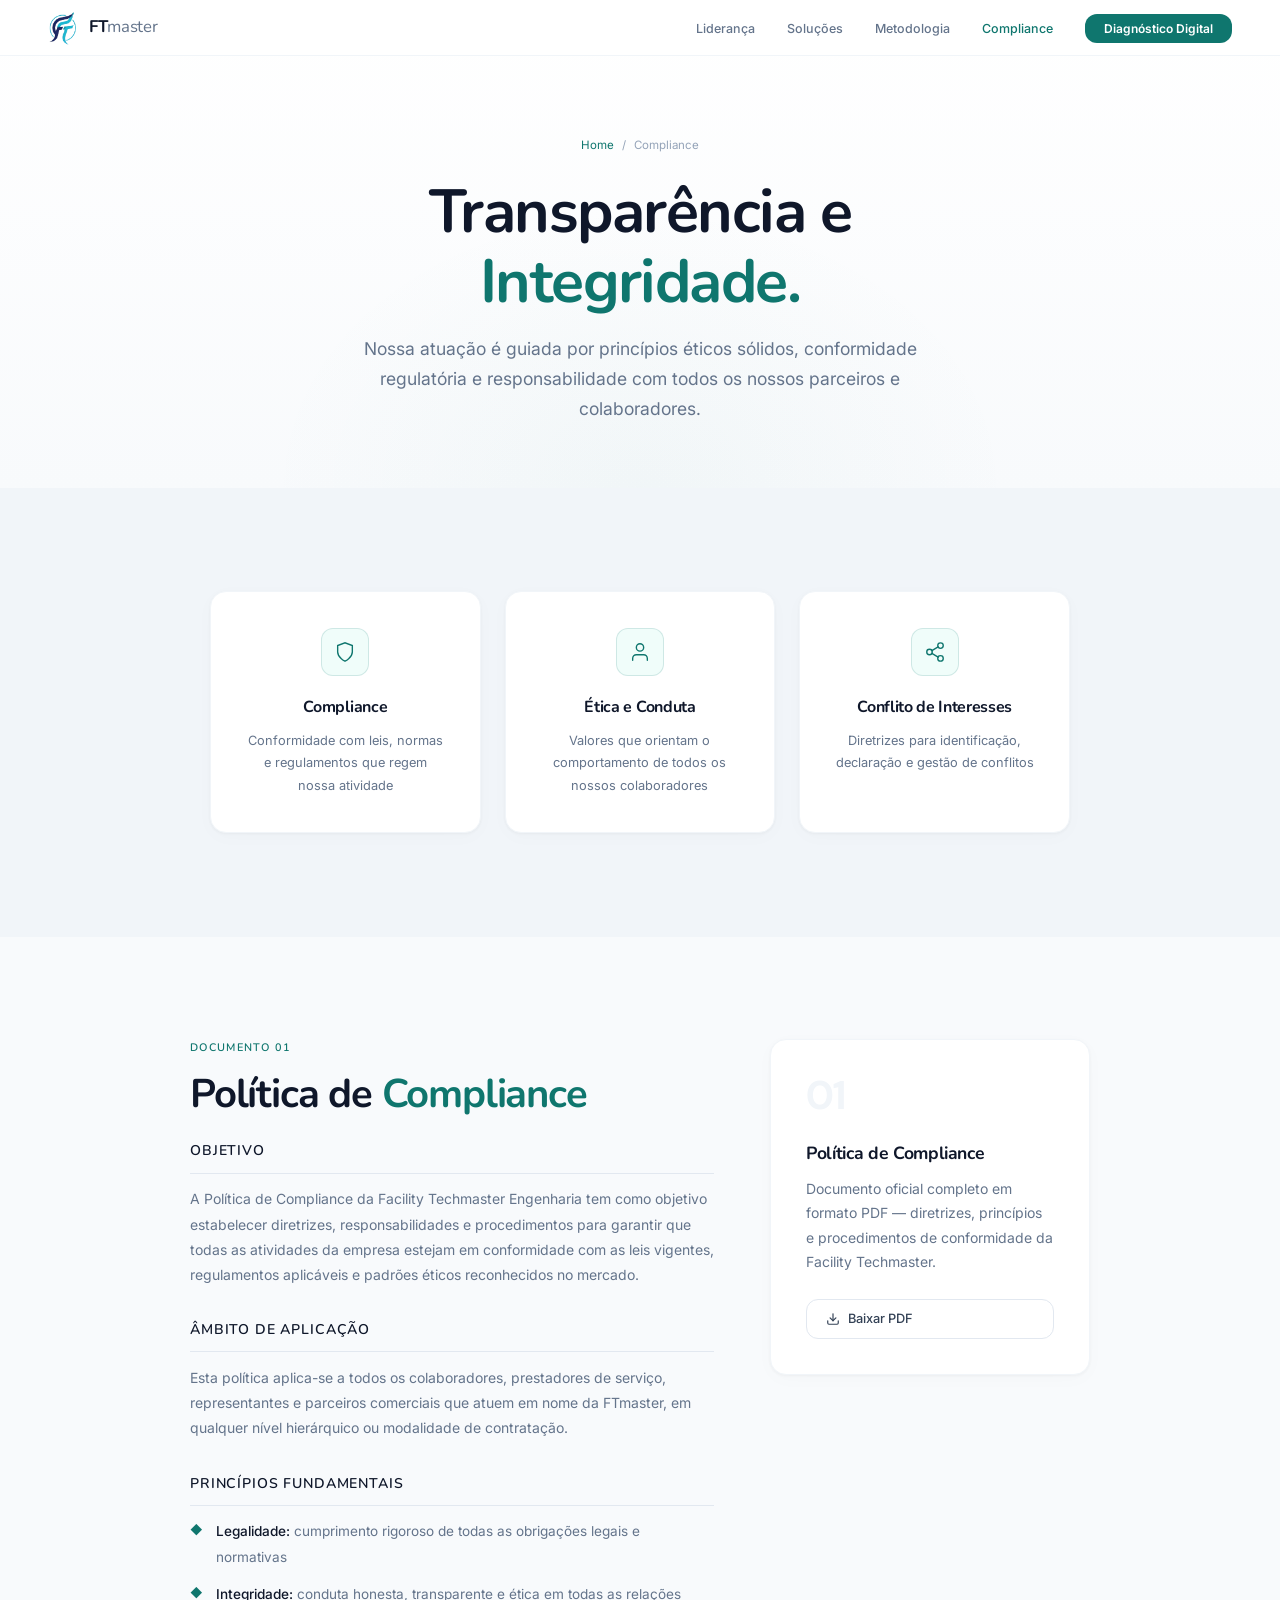
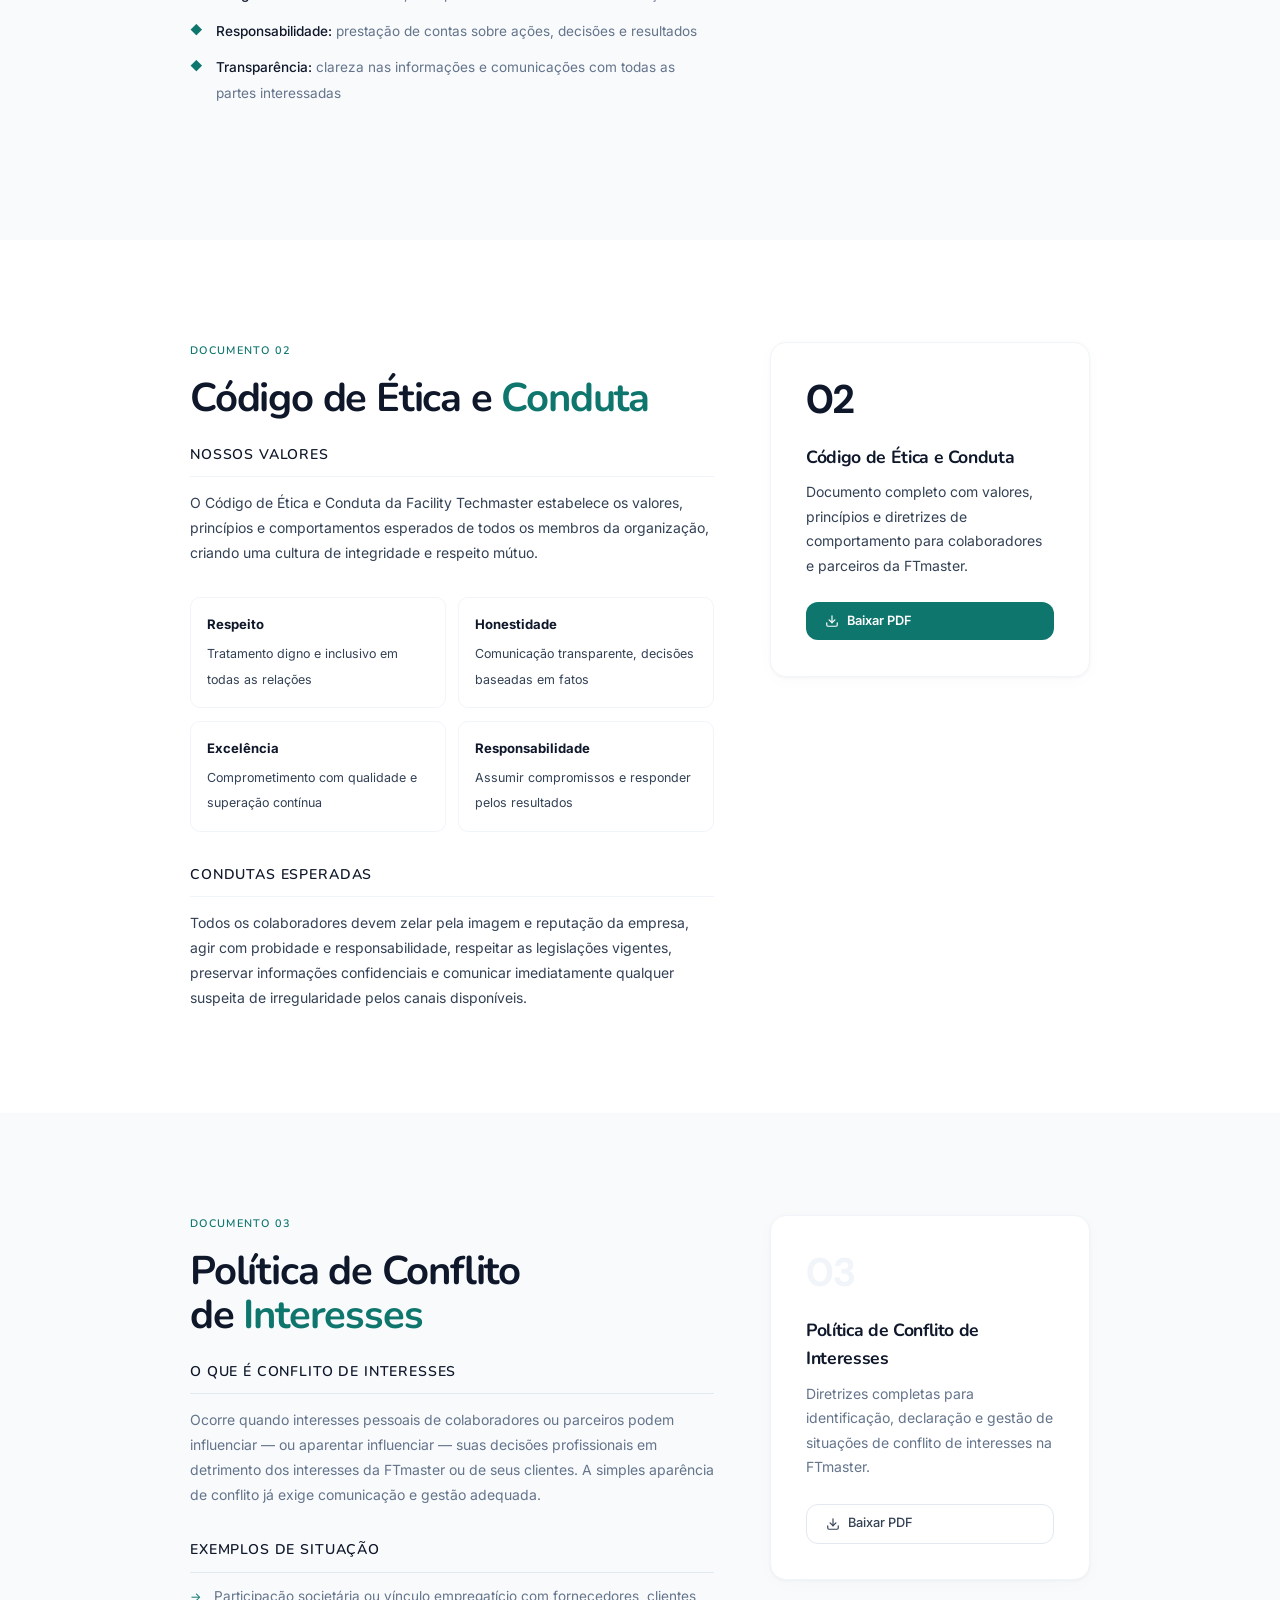
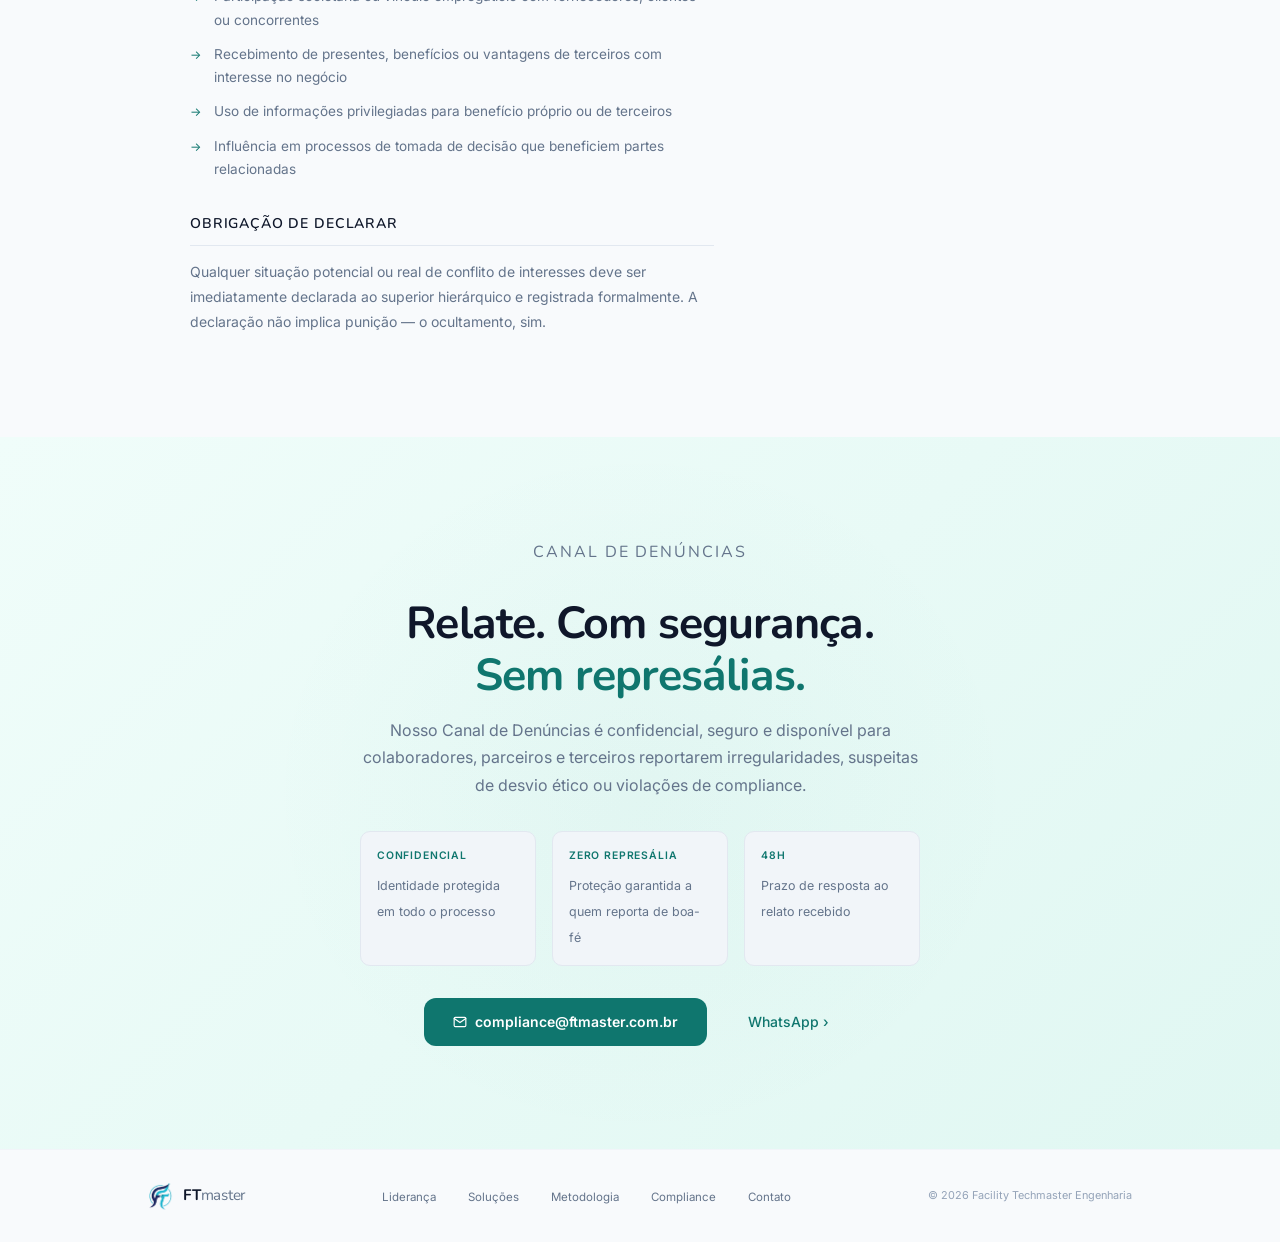
<file: compliance.html>
<!DOCTYPE html>
<html lang="pt-BR">
<head>
<meta charset="UTF-8">
<meta name="viewport" content="width=device-width, initial-scale=1.0">
<title>Compliance | FTmaster</title>
<meta name="description" content="Política de Compliance, Código de Ética e Conduta e Política de Conflito de Interesses da Facility Techmaster Engenharia.">
<link rel="preconnect" href="https://fonts.googleapis.com">
<link rel="preconnect" href="https://fonts.gstatic.com" crossorigin>
<link href="https://fonts.googleapis.com/css2?family=Nunito:wght@400;500;600;700&family=Inter:wght@300;400;500;600&family=DM+Sans:opsz,wght@9..40,700&display=swap" rel="stylesheet">
<link rel="stylesheet" href="styles.css">
</head>
<body>

<nav class="nav">
  <div class="nav-inner">
    <a href="index.html" class="nav-logo"><img src="assets/logo.png" alt="Logo FTmaster" width="34" height="34"><span class="nav-logo-text">FT<span>master</span></span></a>
    <ul class="nav-links">
      <li><a href="lideranca.html">Liderança</a></li>
      <li><a href="solucoes.html">Soluções</a></li>
      <li><a href="metodologia.html">Metodologia</a></li>
      <li><a href="compliance.html">Compliance</a></li>
      <li><a href="contato.html" class="nav-cta">Diagnóstico Digital</a></li>
    </ul>
    <button class="nav-hamburger" onclick="toggleMenu()" aria-label="Menu"><span></span><span></span><span></span></button>
  </div>
</nav>

<div class="mobile-overlay" id="mobileMenu">
  <button class="mobile-close" onclick="toggleMenu()">&times;</button>
  <a href="lideranca.html">Liderança</a><a href="solucoes.html">Soluções</a><a href="metodologia.html">Metodologia</a><a href="compliance.html">Compliance</a><a href="contato.html">Diagnóstico Digital</a>
</div>

<!-- PAGE HERO -->
<section class="page-hero">
  <div class="page-hero__inner">
    <nav class="breadcrumb"><a href="index.html">Home</a><span>/</span><span>Compliance</span></nav>
    <h1>Transparência e<br><span class="gradient-text">Integridade.</span></h1>
    <p>Nossa atuação é guiada por princípios éticos sólidos, conformidade regulatória e responsabilidade com todos os nossos parceiros e colaboradores.</p>
  </div>
</section>

<!-- PILARES (3 cards) -->
<section class="section-mid">
  <div class="container">
    <div class="grid-3" style="max-width: 860px; margin: 0 auto;">
      <div class="leader-card fade-in fd1" style="text-align:center;">
        <div style="width:48px;height:48px;background:var(--accent-subtle);border:0.5px solid var(--accent-border);border-radius:12px;display:flex;align-items:center;justify-content:center;margin: 0 auto 1.2rem;">
          <svg width="22" height="22" viewBox="0 0 24 24" fill="none" stroke="var(--primary)" stroke-width="1.5" stroke-linecap="round"><path d="M12 22s8-4 8-10V5l-8-3-8 3v7c0 6 8 10 8 10z"/></svg>
        </div>
        <h3 style="font-size:1rem;">Compliance</h3>
        <p style="font-size:0.8rem;">Conformidade com leis, normas e regulamentos que regem nossa atividade</p>
      </div>
      <div class="leader-card fade-in fd2" style="text-align:center;">
        <div style="width:48px;height:48px;background:var(--accent-subtle);border:0.5px solid var(--accent-border);border-radius:12px;display:flex;align-items:center;justify-content:center;margin: 0 auto 1.2rem;">
          <svg width="22" height="22" viewBox="0 0 24 24" fill="none" stroke="var(--primary)" stroke-width="1.5" stroke-linecap="round"><circle cx="12" cy="7" r="4"/><path d="M20 21v-2a4 4 0 0 0-4-4H8a4 4 0 0 0-4 4v2"/></svg>
        </div>
        <h3 style="font-size:1rem;">Ética e Conduta</h3>
        <p style="font-size:0.8rem;">Valores que orientam o comportamento de todos os nossos colaboradores</p>
      </div>
      <div class="leader-card fade-in fd3" style="text-align:center;">
        <div style="width:48px;height:48px;background:var(--accent-subtle);border:0.5px solid var(--accent-border);border-radius:12px;display:flex;align-items:center;justify-content:center;margin: 0 auto 1.2rem;">
          <svg width="22" height="22" viewBox="0 0 24 24" fill="none" stroke="var(--primary)" stroke-width="1.5" stroke-linecap="round"><circle cx="18" cy="5" r="3"/><circle cx="6" cy="12" r="3"/><circle cx="18" cy="19" r="3"/><line x1="8.59" y1="13.51" x2="15.42" y2="17.49"/><line x1="15.41" y1="6.51" x2="8.59" y2="10.49"/></svg>
        </div>
        <h3 style="font-size:1rem;">Conflito de Interesses</h3>
        <p style="font-size:0.8rem;">Diretrizes para identificação, declaração e gestão de conflitos</p>
      </div>
    </div>
  </div>
</section>

<!-- POLITICA DE COMPLIANCE -->
<section class="section-dark" id="compliance">
  <div class="container">
    <div class="grid-sidebar" style="max-width: 900px; margin: 0 auto;">
      <div class="fade-in">
        <p class="overline">Documento 01</p>
        <h2 style="font-family:var(--font-heading); font-size: clamp(1.8rem, 3.5vw, 2.5rem); font-weight:700; color:var(--text-primary); letter-spacing:-0.03em; line-height:1.1; margin-bottom:1.5rem;">Política de <span class="gradient-text">Compliance</span></h2>

        <h3 style="font-family:var(--font-heading);font-size:0.88rem;font-weight:600;color:var(--text-primary);text-transform:uppercase;letter-spacing:0.06em;margin-bottom:0.8rem;padding-bottom:0.6rem;border-bottom:0.5px solid var(--border);">Objetivo</h3>
        <p style="font-size:0.875rem;line-height:1.8;color:var(--text-muted);margin-bottom:2rem;">A Política de Compliance da Facility Techmaster Engenharia tem como objetivo estabelecer diretrizes, responsabilidades e procedimentos para garantir que todas as atividades da empresa estejam em conformidade com as leis vigentes, regulamentos aplicáveis e padrões éticos reconhecidos no mercado.</p>

        <h3 style="font-family:var(--font-heading);font-size:0.88rem;font-weight:600;color:var(--text-primary);text-transform:uppercase;letter-spacing:0.06em;margin-bottom:0.8rem;padding-bottom:0.6rem;border-bottom:0.5px solid var(--border);">Âmbito de Aplicação</h3>
        <p style="font-size:0.875rem;line-height:1.8;color:var(--text-muted);margin-bottom:2rem;">Esta política aplica-se a todos os colaboradores, prestadores de serviço, representantes e parceiros comerciais que atuem em nome da FTmaster, em qualquer nível hierárquico ou modalidade de contratação.</p>

        <h3 style="font-family:var(--font-heading);font-size:0.88rem;font-weight:600;color:var(--text-primary);text-transform:uppercase;letter-spacing:0.06em;margin-bottom:0.8rem;padding-bottom:0.6rem;border-bottom:0.5px solid var(--border);">Princípios Fundamentais</h3>
        <div style="display:grid;gap:0.7rem;margin-bottom:2rem;">
          <div style="display:flex;gap:0.8rem;align-items:flex-start;">
            <span style="color:var(--primary);font-size:0.75rem;padding-top:2px;">◆</span>
            <div><strong style="font-size:0.85rem;color:var(--text-primary);font-weight:500;">Legalidade:</strong><span style="font-size:0.85rem;color:var(--text-muted);"> cumprimento rigoroso de todas as obrigações legais e normativas</span></div>
          </div>
          <div style="display:flex;gap:0.8rem;align-items:flex-start;">
            <span style="color:var(--primary);font-size:0.75rem;padding-top:2px;">◆</span>
            <div><strong style="font-size:0.85rem;color:var(--text-primary);font-weight:500;">Integridade:</strong><span style="font-size:0.85rem;color:var(--text-muted);"> conduta honesta, transparente e ética em todas as relações</span></div>
          </div>
          <div style="display:flex;gap:0.8rem;align-items:flex-start;">
            <span style="color:var(--primary);font-size:0.75rem;padding-top:2px;">◆</span>
            <div><strong style="font-size:0.85rem;color:var(--text-primary);font-weight:500;">Responsabilidade:</strong><span style="font-size:0.85rem;color:var(--text-muted);"> prestação de contas sobre ações, decisões e resultados</span></div>
          </div>
          <div style="display:flex;gap:0.8rem;align-items:flex-start;">
            <span style="color:var(--primary);font-size:0.75rem;padding-top:2px;">◆</span>
            <div><strong style="font-size:0.85rem;color:var(--text-primary);font-weight:500;">Transparência:</strong><span style="font-size:0.85rem;color:var(--text-muted);"> clareza nas informações e comunicações com todas as partes interessadas</span></div>
          </div>
        </div>
      </div>

      <div class="fade-in fd2">
        <div class="doc-card">
          <div class="doc-card__num">01</div>
          <h3>Política de Compliance</h3>
          <p>Documento oficial completo em formato PDF — diretrizes, princípios e procedimentos de conformidade da Facility Techmaster.</p>
          <a href="assets/politica-compliance.pdf" download class="btn-outline-light">
            <svg width="14" height="14" viewBox="0 0 24 24" fill="none" stroke="currentColor" stroke-width="2" stroke-linecap="round"><path d="M21 15v4a2 2 0 0 1-2 2H5a2 2 0 0 1-2-2v-4"/><polyline points="7 10 12 15 17 10"/><line x1="12" y1="15" x2="12" y2="3"/></svg>
            Baixar PDF
          </a>
        </div>
      </div>
    </div>
  </div>
</section>

<!-- CÓDIGO DE ÉTICA -->
<section class="section-light" id="etica">
  <div class="container">
    <div class="grid-sidebar" style="max-width: 900px; margin: 0 auto;">
      <div class="fade-in">
        <p class="overline" style="color:var(--primary);">Documento 02</p>
        <h2 style="font-family:var(--font-heading); font-size: clamp(1.8rem, 3.5vw, 2.5rem); font-weight:700; color:var(--text-primary); letter-spacing:-0.03em; line-height:1.1; margin-bottom:1.5rem;">Código de Ética e <span class="accent-color">Conduta</span></h2>

        <h3 style="font-family:var(--font-heading);font-size:0.88rem;font-weight:600;color:var(--text-primary);text-transform:uppercase;letter-spacing:0.06em;margin-bottom:0.8rem;padding-bottom:0.6rem;border-bottom:0.5px solid var(--border-light);">Nossos Valores</h3>
        <p style="font-size:0.875rem;line-height:1.8;color:var(--text-secondary);margin-bottom:2rem;">O Código de Ética e Conduta da Facility Techmaster estabelece os valores, princípios e comportamentos esperados de todos os membros da organização, criando uma cultura de integridade e respeito mútuo.</p>

        <div class="grid-2-sub" style="margin-bottom:2rem;">
          <div style="padding:1rem;background:#ffffff;border:0.5px solid var(--border-light);border-radius:10px;">
            <strong style="font-size:0.82rem;color:var(--text-primary);display:block;margin-bottom:0.3rem;">Respeito</strong>
            <span style="font-size:0.78rem;color:var(--text-secondary);">Tratamento digno e inclusivo em todas as relações</span>
          </div>
          <div style="padding:1rem;background:#ffffff;border:0.5px solid var(--border-light);border-radius:10px;">
            <strong style="font-size:0.82rem;color:var(--text-primary);display:block;margin-bottom:0.3rem;">Honestidade</strong>
            <span style="font-size:0.78rem;color:var(--text-secondary);">Comunicação transparente, decisões baseadas em fatos</span>
          </div>
          <div style="padding:1rem;background:#ffffff;border:0.5px solid var(--border-light);border-radius:10px;">
            <strong style="font-size:0.82rem;color:var(--text-primary);display:block;margin-bottom:0.3rem;">Excelência</strong>
            <span style="font-size:0.78rem;color:var(--text-secondary);">Comprometimento com qualidade e superação contínua</span>
          </div>
          <div style="padding:1rem;background:#ffffff;border:0.5px solid var(--border-light);border-radius:10px;">
            <strong style="font-size:0.82rem;color:var(--text-primary);display:block;margin-bottom:0.3rem;">Responsabilidade</strong>
            <span style="font-size:0.78rem;color:var(--text-secondary);">Assumir compromissos e responder pelos resultados</span>
          </div>
        </div>

        <h3 style="font-family:var(--font-heading);font-size:0.88rem;font-weight:600;color:var(--text-primary);text-transform:uppercase;letter-spacing:0.06em;margin-bottom:0.8rem;padding-bottom:0.6rem;border-bottom:0.5px solid var(--border-light);">Condutas esperadas</h3>
        <p style="font-size:0.875rem;line-height:1.8;color:var(--text-secondary);">Todos os colaboradores devem zelar pela imagem e reputação da empresa, agir com probidade e responsabilidade, respeitar as legislações vigentes, preservar informações confidenciais e comunicar imediatamente qualquer suspeita de irregularidade pelos canais disponíveis.</p>
      </div>

      <div class="fade-in fd2">
        <div class="doc-card" style="background:#ffffff;border-color:var(--border-light);">
          <div class="doc-card__num" style="color:var(--text-primary);">02</div>
          <h3 style="color:var(--text-primary);">Código de Ética e Conduta</h3>
          <p style="color:var(--text-secondary);">Documento completo com valores, princípios e diretrizes de comportamento para colaboradores e parceiros da FTmaster.</p>
          <a href="assets/codigo-etica-conduta.pdf" download class="btn-fill" style="font-size:0.8rem;padding:0.55rem 1.2rem;">
            <svg width="14" height="14" viewBox="0 0 24 24" fill="none" stroke="currentColor" stroke-width="2" stroke-linecap="round"><path d="M21 15v4a2 2 0 0 1-2 2H5a2 2 0 0 1-2-2v-4"/><polyline points="7 10 12 15 17 10"/><line x1="12" y1="15" x2="12" y2="3"/></svg>
            Baixar PDF
          </a>
        </div>
      </div>
    </div>
  </div>
</section>

<!-- CONFLITO DE INTERESSES -->
<section class="section-dark" id="conflito">
  <div class="container">
    <div class="grid-sidebar" style="max-width: 900px; margin: 0 auto;">
      <div class="fade-in">
        <p class="overline">Documento 03</p>
        <h2 style="font-family:var(--font-heading); font-size: clamp(1.8rem, 3.5vw, 2.5rem); font-weight:700; color:var(--text-primary); letter-spacing:-0.03em; line-height:1.1; margin-bottom:1.5rem;">Política de Conflito<br>de <span class="gradient-text">Interesses</span></h2>

        <h3 style="font-family:var(--font-heading);font-size:0.88rem;font-weight:600;color:var(--text-primary);text-transform:uppercase;letter-spacing:0.06em;margin-bottom:0.8rem;padding-bottom:0.6rem;border-bottom:0.5px solid var(--border);">O que é conflito de interesses</h3>
        <p style="font-size:0.875rem;line-height:1.8;color:var(--text-muted);margin-bottom:2rem;">Ocorre quando interesses pessoais de colaboradores ou parceiros podem influenciar — ou aparentar influenciar — suas decisões profissionais em detrimento dos interesses da FTmaster ou de seus clientes. A simples aparência de conflito já exige comunicação e gestão adequada.</p>

        <h3 style="font-family:var(--font-heading);font-size:0.88rem;font-weight:600;color:var(--text-primary);text-transform:uppercase;letter-spacing:0.06em;margin-bottom:0.8rem;padding-bottom:0.6rem;border-bottom:0.5px solid var(--border);">Exemplos de situação</h3>
        <div style="display:grid;gap:0.7rem;margin-bottom:2rem;">
          <div style="display:flex;gap:0.8rem;align-items:flex-start;"><span style="color:var(--primary);font-size:0.75rem;padding-top:2px;">→</span><p style="font-size:0.85rem;line-height:1.7;color:var(--text-muted);margin:0;">Participação societária ou vínculo empregatício com fornecedores, clientes ou concorrentes</p></div>
          <div style="display:flex;gap:0.8rem;align-items:flex-start;"><span style="color:var(--primary);font-size:0.75rem;padding-top:2px;">→</span><p style="font-size:0.85rem;line-height:1.7;color:var(--text-muted);margin:0;">Recebimento de presentes, benefícios ou vantagens de terceiros com interesse no negócio</p></div>
          <div style="display:flex;gap:0.8rem;align-items:flex-start;"><span style="color:var(--primary);font-size:0.75rem;padding-top:2px;">→</span><p style="font-size:0.85rem;line-height:1.7;color:var(--text-muted);margin:0;">Uso de informações privilegiadas para benefício próprio ou de terceiros</p></div>
          <div style="display:flex;gap:0.8rem;align-items:flex-start;"><span style="color:var(--primary);font-size:0.75rem;padding-top:2px;">→</span><p style="font-size:0.85rem;line-height:1.7;color:var(--text-muted);margin:0;">Influência em processos de tomada de decisão que beneficiem partes relacionadas</p></div>
        </div>

        <h3 style="font-family:var(--font-heading);font-size:0.88rem;font-weight:600;color:var(--text-primary);text-transform:uppercase;letter-spacing:0.06em;margin-bottom:0.8rem;padding-bottom:0.6rem;border-bottom:0.5px solid var(--border);">Obrigação de declarar</h3>
        <p style="font-size:0.875rem;line-height:1.8;color:var(--text-muted);">Qualquer situação potencial ou real de conflito de interesses deve ser imediatamente declarada ao superior hierárquico e registrada formalmente. A declaração não implica punição — o ocultamento, sim.</p>
      </div>

      <div class="fade-in fd2">
        <div class="doc-card">
          <div class="doc-card__num">03</div>
          <h3>Política de Conflito de Interesses</h3>
          <p>Diretrizes completas para identificação, declaração e gestão de situações de conflito de interesses na FTmaster.</p>
          <a href="assets/politica-conflito-interesses.pdf" download class="btn-outline-light">
            <svg width="14" height="14" viewBox="0 0 24 24" fill="none" stroke="currentColor" stroke-width="2" stroke-linecap="round"><path d="M21 15v4a2 2 0 0 1-2 2H5a2 2 0 0 1-2-2v-4"/><polyline points="7 10 12 15 17 10"/><line x1="12" y1="15" x2="12" y2="3"/></svg>
            Baixar PDF
          </a>
        </div>
      </div>
    </div>
  </div>
</section>

<!-- CANAL DE DENÚNCIAS -->
<section class="cta-section" id="canal">
  <div class="cta-inner fade-in">
    <p class="overline">Canal de Denúncias</p>
    <h2>Relate. Com segurança.<br><span class="gradient-text">Sem represálias.</span></h2>
    <p>Nosso Canal de Denúncias é confidencial, seguro e disponível para colaboradores, parceiros e terceiros reportarem irregularidades, suspeitas de desvio ético ou violações de compliance.</p>
    <div class="grid-3" style="gap: 1rem; max-width: 580px; margin: 2rem auto; text-align:left;">
      <div style="padding:1rem;background:var(--bg-muted);border:0.5px solid var(--border);border-radius:10px;">
        <div style="font-size:0.65rem;font-weight:600;text-transform:uppercase;letter-spacing:0.08em;color:var(--primary);margin-bottom:0.5rem;">Confidencial</div>
        <span style="font-size:0.78rem;color:var(--text-muted);">Identidade protegida em todo o processo</span>
      </div>
      <div style="padding:1rem;background:var(--bg-muted);border:0.5px solid var(--border);border-radius:10px;">
        <div style="font-size:0.65rem;font-weight:600;text-transform:uppercase;letter-spacing:0.08em;color:var(--primary);margin-bottom:0.5rem;">Zero Represália</div>
        <span style="font-size:0.78rem;color:var(--text-muted);">Proteção garantida a quem reporta de boa-fé</span>
      </div>
      <div style="padding:1rem;background:var(--bg-muted);border:0.5px solid var(--border);border-radius:10px;">
        <div style="font-size:0.65rem;font-weight:600;text-transform:uppercase;letter-spacing:0.08em;color:var(--primary);margin-bottom:0.5rem;">48h</div>
        <span style="font-size:0.78rem;color:var(--text-muted);">Prazo de resposta ao relato recebido</span>
      </div>
    </div>
    <div class="cta-actions">
      <a href="mailto:compliance@ftmaster.com.br" class="btn-fill">
        <svg viewBox="0 0 24 24" fill="none" stroke="currentColor" stroke-width="2" stroke-linecap="round" width="14" height="14"><path d="M4 4h16c1.1 0 2 .9 2 2v12c0 1.1-.9 2-2 2H4c-1.1 0-2-.9-2-2V6c0-1.1.9-2 2-2z"/><polyline points="22,6 12,13 2,6"/></svg>
        compliance@ftmaster.com.br
      </a>
      <a href="https://wa.me/5511914977145?text=Canal%20de%20Denúncias%20FTmaster" target="_blank" rel="noopener noreferrer" class="btn-ghost">WhatsApp ›</a>
    </div>
  </div>
</section>

<footer class="footer"><div class="container"><div class="footer-inner"><a href="index.html" class="footer-logo"><img src="assets/logo.png" alt="Logo FTmaster" width="28" height="28"><span class="footer-logo-text">FT<span>master</span></span></a><ul class="footer-links"><li><a href="lideranca.html">Liderança</a></li><li><a href="solucoes.html">Soluções</a></li><li><a href="metodologia.html">Metodologia</a></li><li><a href="compliance.html">Compliance</a></li><li><a href="contato.html">Contato</a></li></ul><span class="footer-copy">&copy; 2026 Facility Techmaster Engenharia</span></div></div></footer>
<script src="script.js"></script>
</body>
</html>
</file>
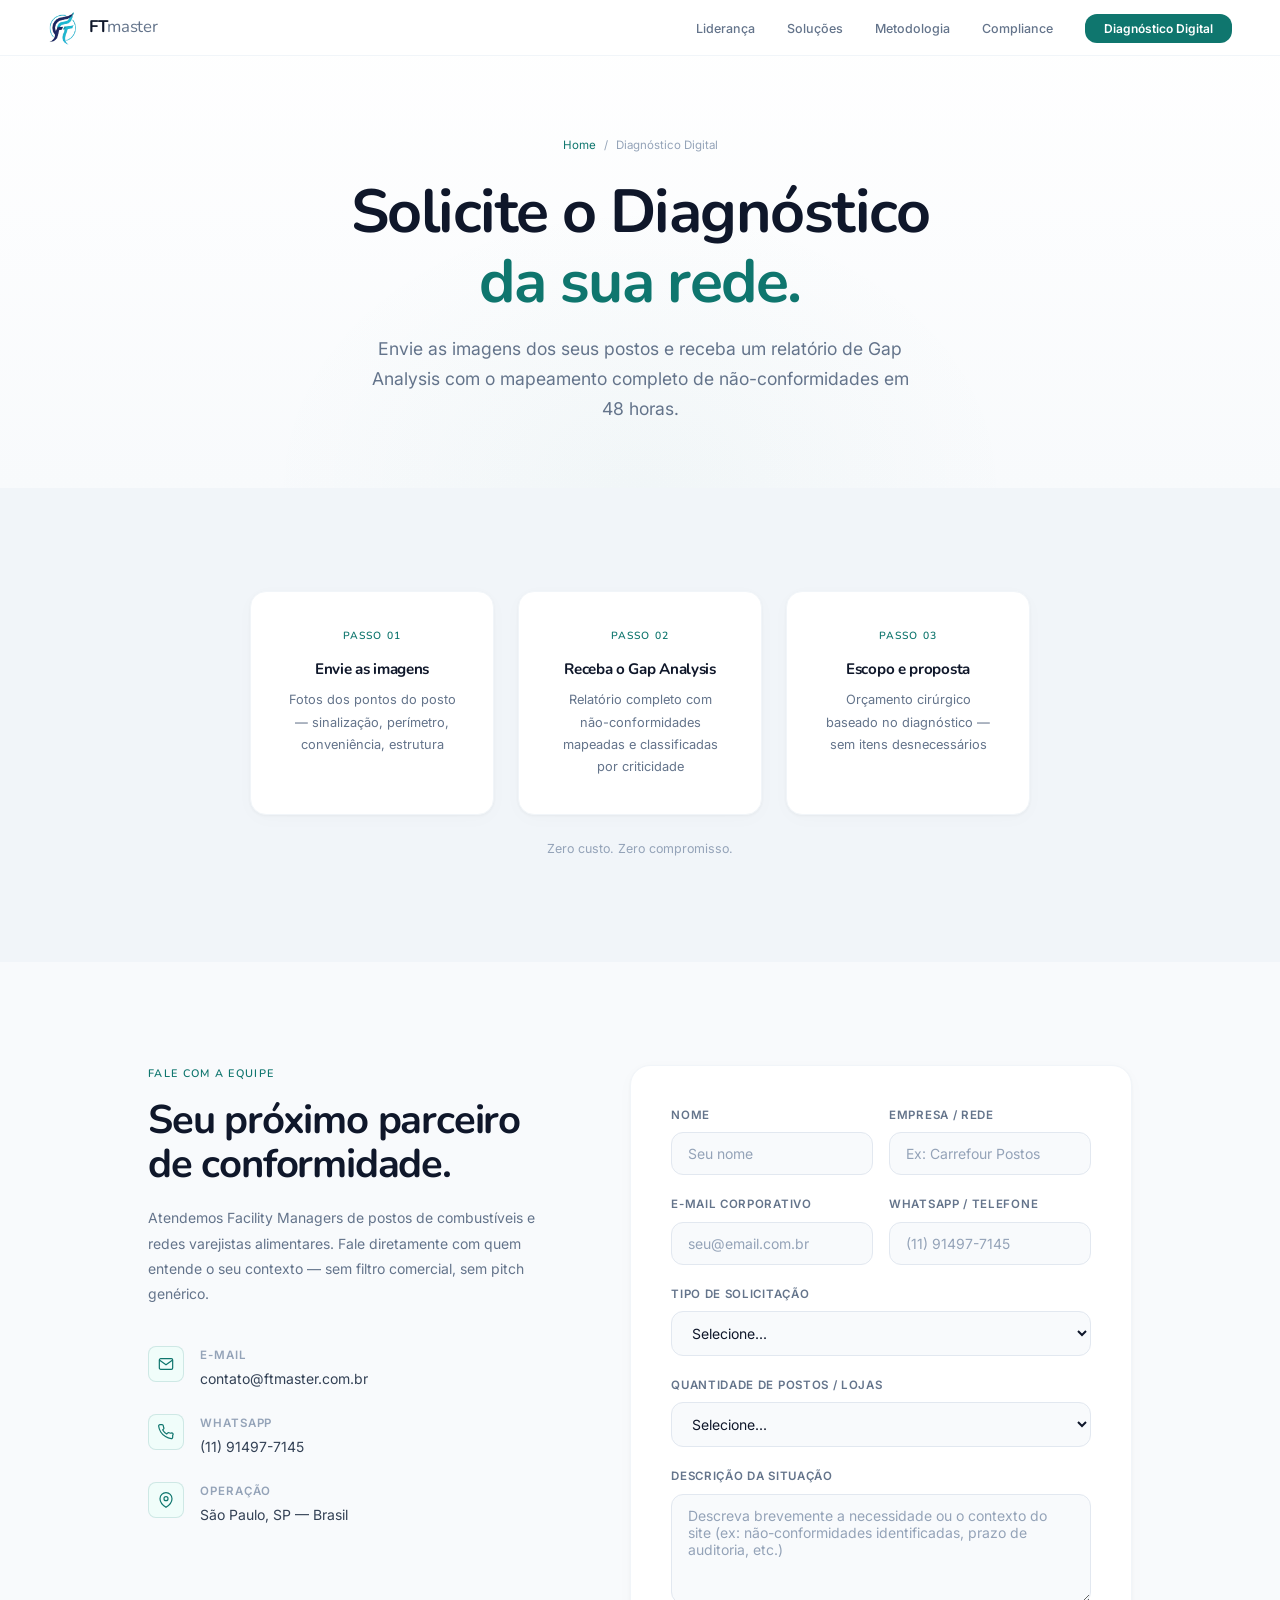
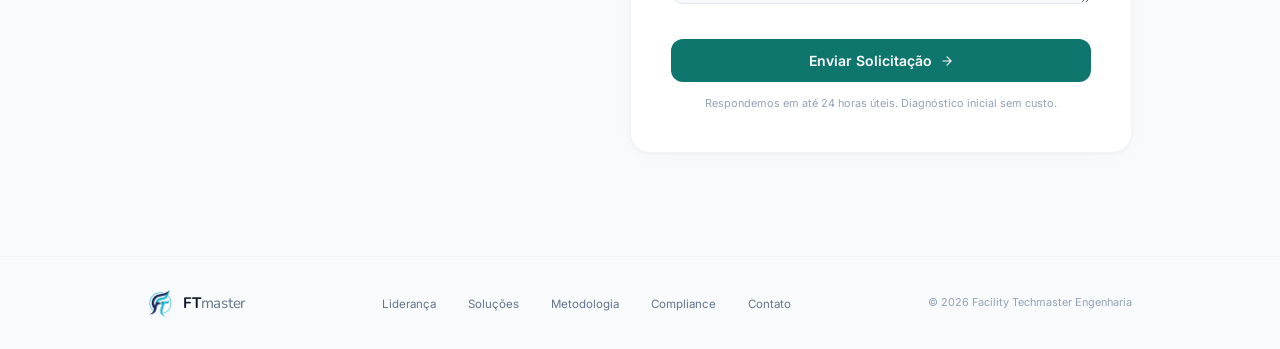
<file: contato.html>
<!DOCTYPE html>
<html lang="pt-BR">
<head>
<meta charset="UTF-8">
<meta name="viewport" content="width=device-width, initial-scale=1.0">
<title>Diagnóstico Digital | FTmaster</title>
<meta name="description" content="Solicite o diagnóstico digital da sua rede de postos. Receba o Gap Analysis completo em 48 horas sem custo e sem compromisso.">
<link rel="preconnect" href="https://fonts.googleapis.com">
<link rel="preconnect" href="https://fonts.gstatic.com" crossorigin>
<link href="https://fonts.googleapis.com/css2?family=Nunito:wght@400;500;600;700&family=Inter:wght@300;400;500;600&family=DM+Sans:opsz,wght@9..40,700&display=swap" rel="stylesheet">
<link rel="stylesheet" href="styles.css">
</head>
<body>

<nav class="nav">
  <div class="nav-inner">
    <a href="index.html" class="nav-logo"><img src="assets/logo.png" alt="Logo FTmaster" width="34" height="34"><span class="nav-logo-text">FT<span>master</span></span></a>
    <ul class="nav-links">
      <li><a href="lideranca.html">Liderança</a></li>
      <li><a href="solucoes.html">Soluções</a></li>
      <li><a href="metodologia.html">Metodologia</a></li>
      <li><a href="compliance.html">Compliance</a></li>
      <li><a href="contato.html" class="nav-cta">Diagnóstico Digital</a></li>
    </ul>
    <button class="nav-hamburger" onclick="toggleMenu()" aria-label="Menu"><span></span><span></span><span></span></button>
  </div>
</nav>

<div class="mobile-overlay" id="mobileMenu">
  <button class="mobile-close" onclick="toggleMenu()">&times;</button>
  <a href="lideranca.html">Liderança</a><a href="solucoes.html">Soluções</a><a href="metodologia.html">Metodologia</a><a href="compliance.html">Compliance</a><a href="contato.html">Diagnóstico Digital</a>
</div>

<!-- PAGE HERO -->
<section class="page-hero">
  <div class="page-hero__inner">
    <nav class="breadcrumb"><a href="index.html">Home</a><span>/</span><span>Diagnóstico Digital</span></nav>
    <h1>Solicite o Diagnóstico<br><span class="gradient-text">da sua rede.</span></h1>
    <p>Envie as imagens dos seus postos e receba um relatório de Gap Analysis com o mapeamento completo de não-conformidades em 48 horas.</p>
  </div>
</section>

<!-- O QUE ACONTECE DEPOIS -->
<section class="section-mid">
  <div class="container">
    <div class="grid-3" style="max-width: 780px; margin: 0 auto;">
      <div class="leader-card fade-in fd1" style="text-align:center;">
        <div style="font-family:var(--font-heading);font-size:0.65rem;font-weight:600;text-transform:uppercase;letter-spacing:0.1em;color:var(--primary);margin-bottom:0.8rem;">Passo 01</div>
        <h3 style="font-size:0.95rem; margin-bottom:0.5rem;">Envie as imagens</h3>
        <p style="font-size:0.8rem;">Fotos dos pontos do posto — sinalização, perímetro, conveniência, estrutura</p>
      </div>
      <div class="leader-card fade-in fd2" style="text-align:center;">
        <div style="font-family:var(--font-heading);font-size:0.65rem;font-weight:600;text-transform:uppercase;letter-spacing:0.1em;color:var(--primary);margin-bottom:0.8rem;">Passo 02</div>
        <h3 style="font-size:0.95rem; margin-bottom:0.5rem;">Receba o Gap Analysis</h3>
        <p style="font-size:0.8rem;">Relatório completo com não-conformidades mapeadas e classificadas por criticidade</p>
      </div>
      <div class="leader-card fade-in fd3" style="text-align:center;">
        <div style="font-family:var(--font-heading);font-size:0.65rem;font-weight:600;text-transform:uppercase;letter-spacing:0.1em;color:var(--primary);margin-bottom:0.8rem;">Passo 03</div>
        <h3 style="font-size:0.95rem; margin-bottom:0.5rem;">Escopo e proposta</h3>
        <p style="font-size:0.8rem;">Orçamento cirúrgico baseado no diagnóstico — sem itens desnecessários</p>
      </div>
    </div>
    <p style="text-align:center;font-size:0.78rem;color:var(--text-light);margin-top:1.5rem;">Zero custo. Zero compromisso.</p>
  </div>
</section>

<!-- CONTATO GRID -->
<section class="section-dark" id="form">
  <div class="container">
    <div class="contact-grid">

      <!-- Informações -->
      <div class="fade-in">
        <p class="overline">Fale com a equipe</p>
        <h2 class="contact-info h2" style="font-family:var(--font-heading); font-size: clamp(1.8rem, 3.5vw, 2.5rem); font-weight:700; color:var(--text-primary); letter-spacing:-0.03em; line-height:1.1; margin-bottom:1.2rem;">Seu próximo parceiro<br>de conformidade.</h2>
        <p style="font-size:0.875rem;line-height:1.8;color:var(--text-muted);margin-bottom:2.5rem;">Atendemos Facility Managers de postos de combustíveis e redes varejistas alimentares. Fale diretamente com quem entende o seu contexto — sem filtro comercial, sem pitch genérico.</p>

        <div class="contact-item">
          <div class="contact-item__icon">
            <svg viewBox="0 0 24 24"><path d="M4 4h16c1.1 0 2 .9 2 2v12c0 1.1-.9 2-2 2H4c-1.1 0-2-.9-2-2V6c0-1.1.9-2 2-2z"/><polyline points="22,6 12,13 2,6"/></svg>
          </div>
          <div>
            <h4>E-mail</h4>
            <p>contato@ftmaster.com.br</p>
          </div>
        </div>

        <div class="contact-item">
          <div class="contact-item__icon">
            <svg viewBox="0 0 24 24"><path d="M22 16.92v3a2 2 0 0 1-2.18 2 19.79 19.79 0 0 1-8.63-3.07A19.5 19.5 0 0 1 4.11 12 19.79 19.79 0 0 1 1.04 3.38 2 2 0 0 1 3 1h3a2 2 0 0 1 2 1.72 12.84 12.84 0 0 0 .7 2.81 2 2 0 0 1-.45 2.11L7.09 8.91a16 16 0 0 0 6 6l1.27-1.27a2 2 0 0 1 2.11-.45 12.84 12.84 0 0 0 2.81.7A2 2 0 0 1 22 16.92z"/></svg>
          </div>
          <div>
            <h4>WhatsApp</h4>
            <p><a href="https://wa.me/5511914977145" target="_blank" rel="noopener noreferrer" style="color:var(--text-secondary);">(11) 91497-7145</a></p>
          </div>
        </div>

        <div class="contact-item">
          <div class="contact-item__icon">
            <svg viewBox="0 0 24 24"><path d="M21 10c0 7-9 13-9 13s-9-6-9-13a9 9 0 0 1 18 0z"/><circle cx="12" cy="10" r="3"/></svg>
          </div>
          <div>
            <h4>Operação</h4>
            <p>São Paulo, SP — Brasil</p>
          </div>
        </div>

      </div>

      <!-- Formulário -->
      <div class="fade-in fd2">
        <form class="contact-form" id="contact-form" novalidate>
          <div class="form-row">
            <div class="form-group">
              <label for="nome">Nome</label>
              <input type="text" id="nome" name="nome" placeholder="Seu nome" required>
            </div>
            <div class="form-group">
              <label for="empresa">Empresa / Rede</label>
              <input type="text" id="empresa" name="empresa" placeholder="Ex: Carrefour Postos" required>
            </div>
          </div>
          <div class="form-row">
            <div class="form-group">
              <label for="email">E-mail corporativo</label>
              <input type="email" id="email" name="email" placeholder="seu@email.com.br" required>
            </div>
            <div class="form-group">
              <label for="telefone">WhatsApp / Telefone</label>
              <input type="tel" id="telefone" name="telefone" placeholder="(11) 91497-7145">
            </div>
          </div>
          <div class="form-group">
            <label for="demanda">Tipo de solicitação</label>
            <select id="demanda" name="demanda">
              <option value="">Selecione...</option>
              <option value="diagnostico">Diagnóstico Digital (Gap Analysis)</option>
              <option value="ehs">Adequação EHS — Sinalização</option>
              <option value="operacoes">Manutenção Predial (Elétrica, Hidráulica, Refrigeração, Civil)</option>
              <option value="compliance">Compliance Documental</option>
              <option value="geral">Solução Integrada</option>
              <option value="outro">Outro</option>
            </select>
          </div>
          <div class="form-group">
            <label for="lojas">Quantidade de Postos / Lojas</label>
            <select id="lojas" name="lojas">
              <option value="">Selecione...</option>
              <option value="1">1 unidade</option>
              <option value="2-5">2 a 5 unidades</option>
              <option value="6-20">6 a 20 unidades</option>
              <option value="21-50">21 a 50 unidades</option>
              <option value="50+">Mais de 50 unidades</option>
            </select>
          </div>
          <div class="form-group">
            <label for="mensagem">Descrição da situação</label>
            <textarea id="mensagem" name="mensagem" placeholder="Descreva brevemente a necessidade ou o contexto do site (ex: não-conformidades identificadas, prazo de auditoria, etc.)"></textarea>
          </div>
          <button type="submit" class="btn-fill form-submit">
            Enviar Solicitação
            <svg viewBox="0 0 24 24" fill="none" stroke="currentColor" stroke-width="2" stroke-linecap="round" width="14" height="14"><path d="M5 12h14M12 5l7 7-7 7"/></svg>
          </button>
          <p style="font-size:0.68rem;color:var(--text-light);text-align:center;margin-top:0.8rem;">Respondemos em até 24 horas úteis. Diagnóstico inicial sem custo.</p>
        </form>
      </div>
    </div>
  </div>
</section>

<footer class="footer"><div class="container"><div class="footer-inner"><a href="index.html" class="footer-logo"><img src="assets/logo.png" alt="Logo FTmaster" width="28" height="28"><span class="footer-logo-text">FT<span>master</span></span></a><ul class="footer-links"><li><a href="lideranca.html">Liderança</a></li><li><a href="solucoes.html">Soluções</a></li><li><a href="metodologia.html">Metodologia</a></li><li><a href="compliance.html">Compliance</a></li><li><a href="contato.html">Contato</a></li></ul><span class="footer-copy">&copy; 2026 Facility Techmaster Engenharia</span></div></div></footer>
<script src="script.js"></script>
</body>
</html>
</file>
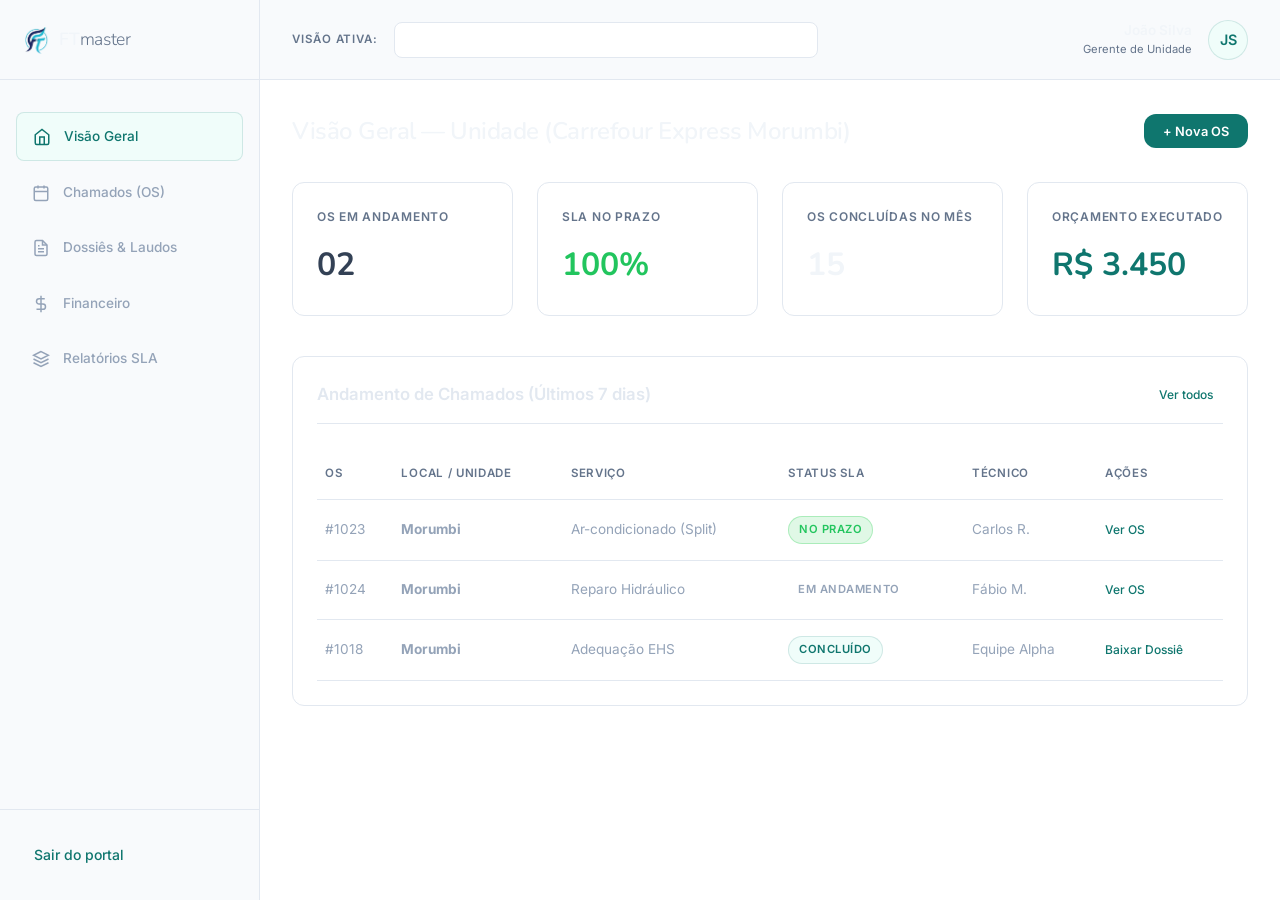
<file: dashboard.html>
<!DOCTYPE html>
<html lang="pt-BR">
<head>
<meta charset="UTF-8">
<meta name="viewport" content="width=device-width, initial-scale=1.0">
<title>Dashboard | FTmaster</title>
<link rel="preconnect" href="https://fonts.googleapis.com">
<link rel="preconnect" href="https://fonts.gstatic.com" crossorigin>
<link href="https://fonts.googleapis.com/css2?family=Nunito:wght@400;500;600;700&family=Inter:wght@300;400;500;600&family=DM+Sans:opsz,wght@9..40,700&display=swap" rel="stylesheet">
<link rel="stylesheet" href="styles.css">
<link rel="stylesheet" href="dashboard.css">
</head>
<body class="dashboard-body">

<div class="dash-layout">
  <!-- SIDEBAR -->
  <aside class="dash-sidebar">
    <div class="dash-logo">
      <img src="assets/logo.png" alt="Logo FTmaster">
      <span>FT<span>master</span></span>
    </div>
    <nav class="dash-nav">
      <a href="#" class="active"><svg viewBox="0 0 24 24" fill="none" stroke="currentColor" stroke-width="2"><path d="M3 9l9-7 9 7v11a2 2 0 0 1-2 2H5a2 2 0 0 1-2-2z"/><polyline points="9 22 9 12 15 12 15 22"/></svg> Visão Geral</a>
      <a href="#"><svg viewBox="0 0 24 24" fill="none" stroke="currentColor" stroke-width="2"><rect x="3" y="4" width="18" height="18" rx="2" ry="2"/><line x1="16" y1="2" x2="16" y2="6"/><line x1="8" y1="2" x2="8" y2="6"/><line x1="3" y1="10" x2="21" y2="10"/></svg> Chamados (OS)</a>
      <a href="#"><svg viewBox="0 0 24 24" fill="none" stroke="currentColor" stroke-width="2"><path d="M14 2H6a2 2 0 0 0-2 2v16a2 2 0 0 0 2 2h12a2 2 0 0 0 2-2V8z"/><polyline points="14 2 14 8 20 8"/><line x1="16" y1="13" x2="8" y2="13"/><line x1="16" y1="17" x2="8" y2="17"/><polyline points="10 9 9 9 8 9"/></svg> Dossiês & Laudos</a>
      <a href="#"><svg viewBox="0 0 24 24" fill="none" stroke="currentColor" stroke-width="2"><line x1="12" y1="1" x2="12" y2="23"/><path d="M17 5H9.5a3.5 3.5 0 0 0 0 7h5a3.5 3.5 0 0 1 0 7H6"/></svg> Financeiro</a>
      <a href="#"><svg viewBox="0 0 24 24" fill="none" stroke="currentColor" stroke-width="2"><polygon points="12 2 2 7 12 12 22 7 12 2"/><polyline points="2 17 12 22 22 17"/><polyline points="2 12 12 17 22 12"/></svg> Relatórios SLA</a>
    </nav>
    <div class="dash-sidebar-footer">
      <a href="index.html" class="btn-ghost" style="width:100%; text-align:center; padding:0.6rem;">Sair do portal</a>
    </div>
  </aside>

  <!-- MAIN CONTENT -->
  <main class="dash-main">
    <!-- HEADER -->
    <header class="dash-header">
      <div class="dash-hierarchy">
        <label for="hierarchy-select">Visão Ativa:</label>
        <select id="hierarchy-select" onchange="updateDashboardView()">
          <option value="unidade">Nível 1 — Loja / Unidade (Ex: Carrefour Express Morumbi)</option>
          <option value="regional">Nível 2 — Regional (Ex: Regional SP Capital)</option>
          <option value="cliente">Nível 3 — Cliente Consolidado (Ex: Rede Carrefour Brasil)</option>
          <option value="admin">Nível 4 — Administração FTmaster (Gestão Global)</option>
        </select>
      </div>
      <div class="dash-user">
        <div class="user-info">
          <span class="user-name" id="user-name">João Silva</span>
          <span class="user-role" id="user-role">Gerente de Unidade</span>
        </div>
        <div class="user-avatar">JS</div>
      </div>
    </header>

    <!-- CONTENT AREA -->
    <div class="dash-content">
      <div class="dash-title-bar">
        <h1 id="dash-title">Visão Geral — Unidade</h1>
        <button class="btn-fill" style="padding:0.6rem 1.2rem; font-size:0.8rem;">+ Nova OS</button>
      </div>

      <!-- KPIs -->
      <div class="dash-kpi-grid" id="kpi-grid">
        <!-- Injetado via JS -->
      </div>

      <!-- GRÁFICOS / TABELAS -->
      <div class="dash-charts">
        <div class="dash-card card-large">
          <div class="card-header">
            <h3>Andamento de Chamados (Últimos 7 dias)</h3>
            <button class="btn-ghost" style="padding:0.3rem 0.6rem; font-size:0.75rem;">Ver todos</button>
          </div>
          <div class="table-responsive">
            <table class="dash-table">
              <thead>
                <tr>
                  <th>OS</th>
                  <th>Local / Unidade</th>
                  <th>Serviço</th>
                  <th>Status SLA</th>
                  <th>Técnico</th>
                  <th>Ações</th>
                </tr>
              </thead>
              <tbody id="os-table-body">
                <!-- Injetado via JS -->
              </tbody>
            </table>
          </div>
        </div>
      </div>

    </div>
  </main>
</div>

<script src="dashboard.js"></script>
</body>
</html>
</file>
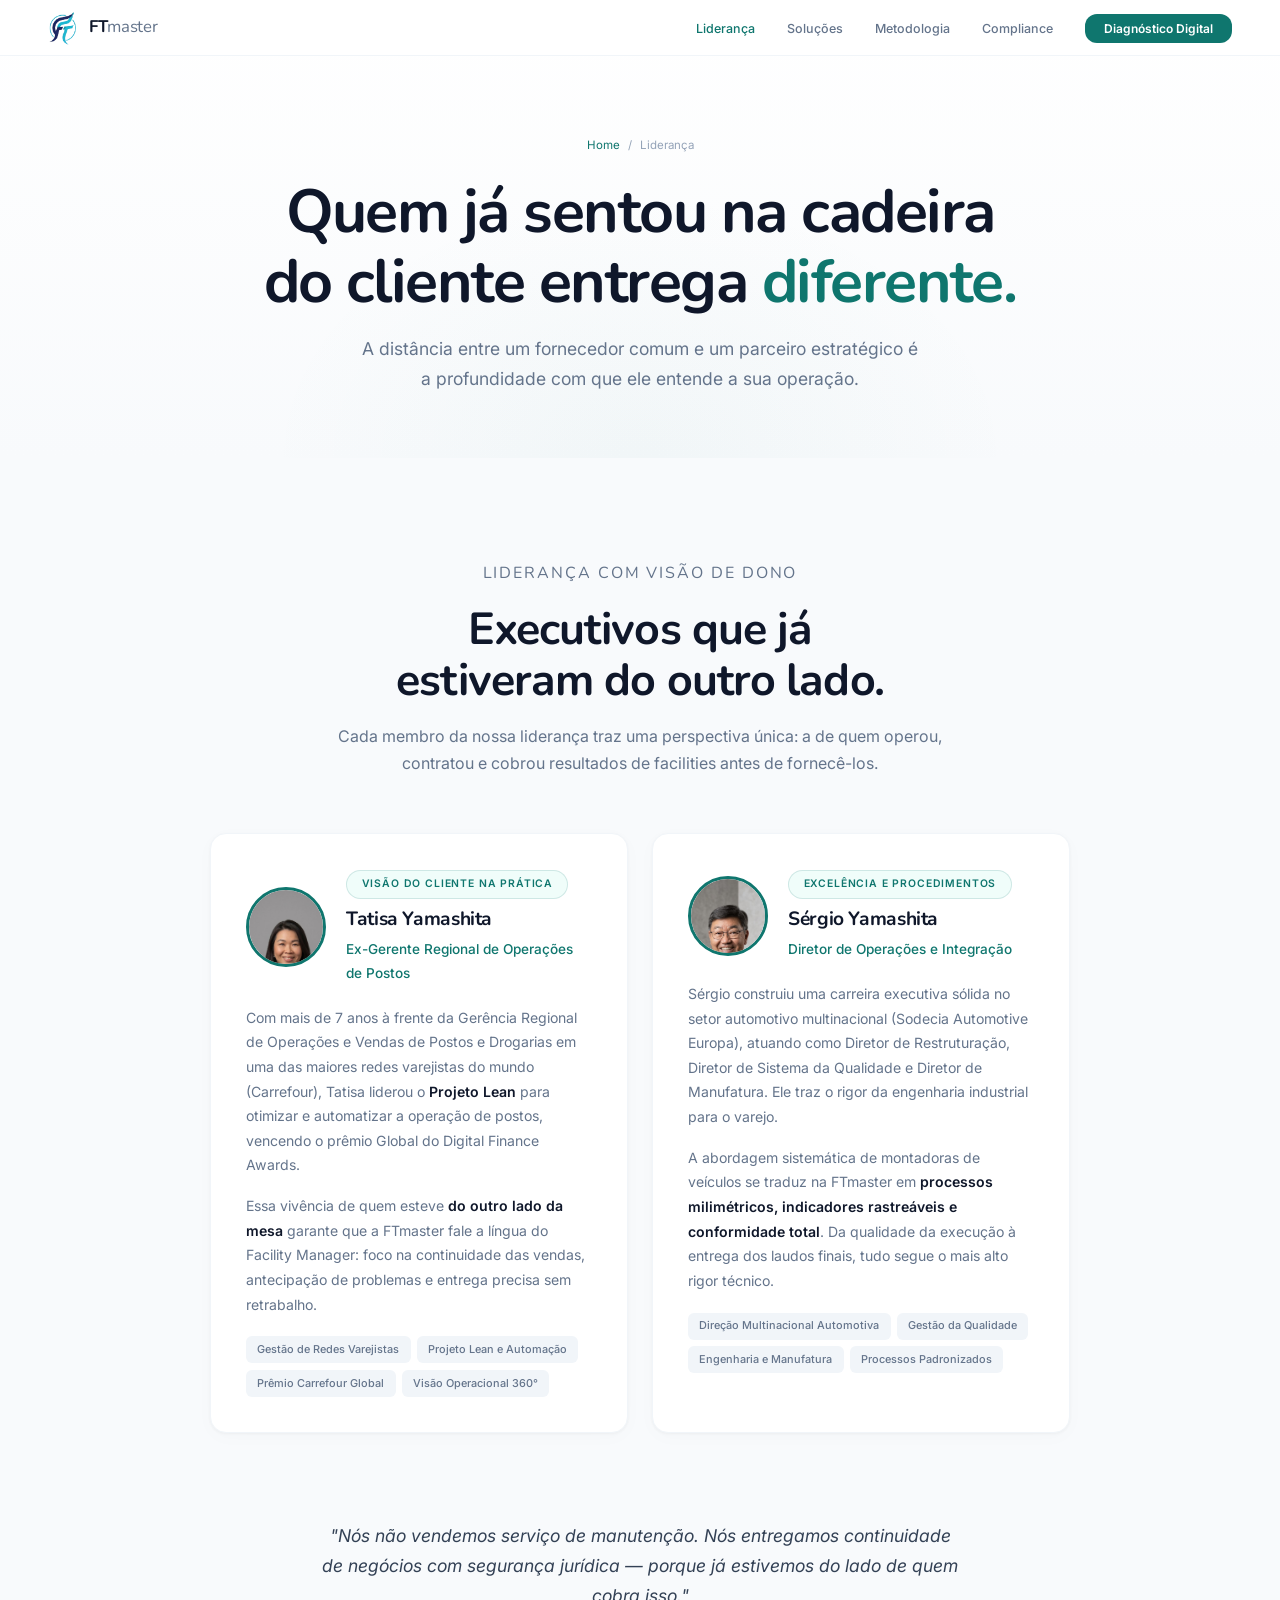
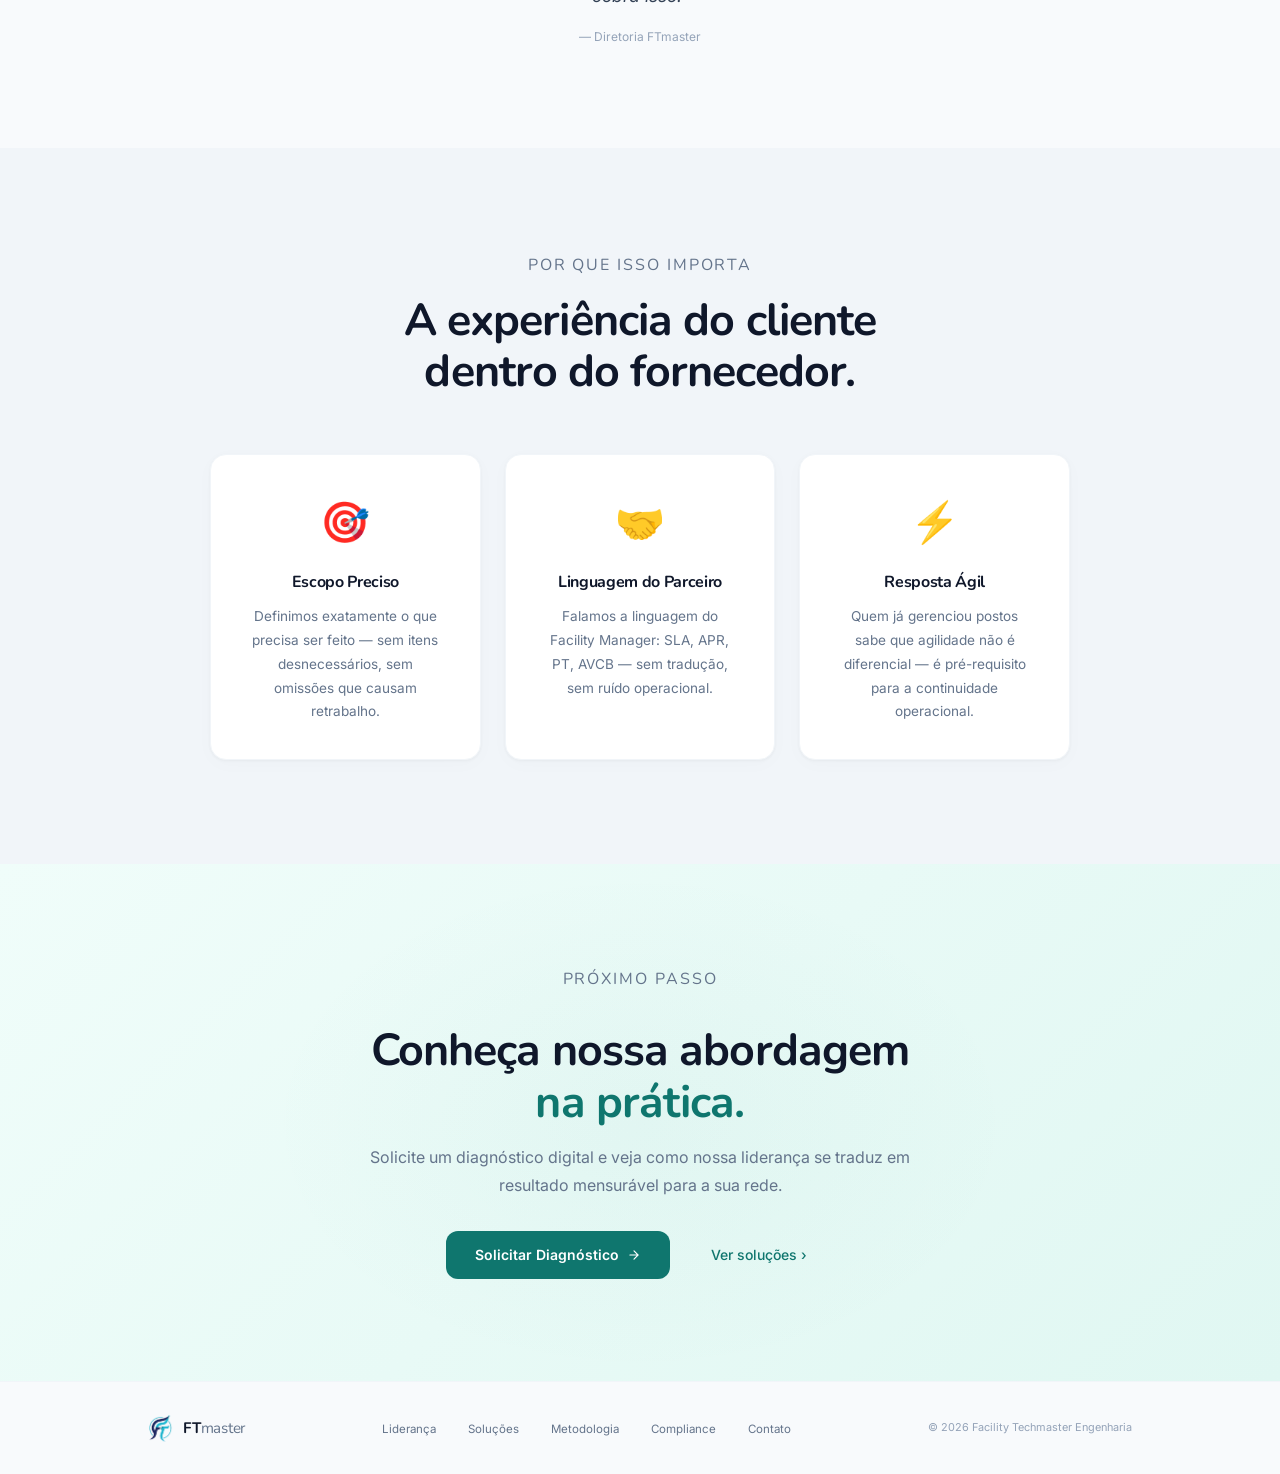
<file: lideranca.html>
<!DOCTYPE html>
<html lang="pt-BR">
<head>
<meta charset="UTF-8">
<meta name="viewport" content="width=device-width, initial-scale=1.0">
<title>Liderança | FTmaster</title>
<meta name="description" content="Conheça a liderança da Facility Techmaster — executivos com experiência em multinacionais e gestão de redes varejistas de combustíveis.">
<link rel="preconnect" href="https://fonts.googleapis.com">
<link rel="preconnect" href="https://fonts.gstatic.com" crossorigin>
<link href="https://fonts.googleapis.com/css2?family=Nunito:wght@400;500;600;700&family=Inter:wght@300;400;500;600&family=DM+Sans:opsz,wght@9..40,700&display=swap" rel="stylesheet">
<link rel="stylesheet" href="styles.css">
</head>
<body>

<nav class="nav">
  <div class="nav-inner">
    <a href="index.html" class="nav-logo">
      <img src="assets/logo.png" alt="Logo FTmaster" width="34" height="34">
      <span class="nav-logo-text">FT<span>master</span></span>
    </a>
    <ul class="nav-links">
      <li><a href="lideranca.html">Liderança</a></li>
      <li><a href="solucoes.html">Soluções</a></li>
      <li><a href="metodologia.html">Metodologia</a></li>
      <li><a href="compliance.html">Compliance</a></li>
      <li><a href="contato.html" class="nav-cta">Diagnóstico Digital</a></li>
    </ul>
    <button class="nav-hamburger" onclick="toggleMenu()" aria-label="Abrir menu">
      <span></span><span></span><span></span>
    </button>
  </div>
</nav>

<div class="mobile-overlay" id="mobileMenu">
  <button class="mobile-close" onclick="toggleMenu()">&times;</button>
  <a href="lideranca.html">Liderança</a>
  <a href="solucoes.html">Soluções</a>
  <a href="metodologia.html">Metodologia</a>
  <a href="compliance.html">Compliance</a>
  <a href="contato.html">Diagnóstico Digital</a>
</div>

<!-- PAGE HERO -->
<section class="page-hero">
  <div class="page-hero__inner">
    <nav class="breadcrumb"><a href="index.html">Home</a><span>/</span><span>Liderança</span></nav>
    <h1>Quem já sentou na cadeira<br>do cliente entrega <span class="gradient-text">diferente.</span></h1>
    <p>A distância entre um fornecedor comum e um parceiro estratégico é a profundidade com que ele entende a sua operação.</p>
  </div>
</section>

<!-- LIDERANÇA -->
<section class="section-dark">
  <div class="container">
    <div class="section-header fade-in">
      <p class="overline">Liderança com Visão de Dono</p>
      <h2>Executivos que já<br>estiveram do outro lado.</h2>
      <p>Cada membro da nossa liderança traz uma perspectiva única: a de quem operou, contratou e cobrou resultados de facilities antes de fornecê-los.</p>
    </div>

    <div class="grid-2" style="gap: 1.5rem; max-width: 860px; margin: 0 auto 3rem;">
      <div class="leader-card fade-in fd1">
        <div style="display:flex; align-items:center; gap:1.25rem; margin-bottom:1.25rem;">
          <img src="assets/tatisa.jpeg" alt="Tatisa Yamashita" style="width:80px; height:80px; border-radius:50%; object-fit:cover; object-position:center top; border:3px solid var(--primary); flex-shrink:0;">
          <div>
            <span class="leader-tag" style="margin-bottom:0.3rem; display:inline-block;">Visão do Cliente na Prática</span>
            <h3 style="margin-bottom:0.2rem;">Tatisa Yamashita</h3>
            <p style="font-size:0.85rem; color:var(--primary); font-weight:500; margin:0;">Ex-Gerente Regional de Operações de Postos</p>
          </div>
        </div>
        <p>Com mais de 7 anos à frente da Gerência Regional de Operações e Vendas de Postos e Drogarias em uma das maiores redes varejistas do mundo (Carrefour), Tatisa liderou o <strong>Projeto Lean</strong> para otimizar e automatizar a operação de postos, vencendo o prêmio Global do Digital Finance Awards.</p>
        <p style="margin-top:1rem;">Essa vivência de quem esteve <strong>do outro lado da mesa</strong> garante que a FTmaster fale a língua do Facility Manager: foco na continuidade das vendas, antecipação de problemas e entrega precisa sem retrabalho.</p>
        <div class="leader-creds">
          <span>Gestão de Redes Varejistas</span>
          <span>Projeto Lean e Automação</span>
          <span>Prêmio Carrefour Global</span>
          <span>Visão Operacional 360°</span>
        </div>
      </div>
      <div class="leader-card fade-in fd2">
        <div style="display:flex; align-items:center; gap:1.25rem; margin-bottom:1.25rem;">
          <img src="assets/sergio.jpeg" alt="Sérgio Yamashita" style="width:80px; height:80px; border-radius:50%; object-fit:cover; object-position:center top; border:3px solid var(--primary); flex-shrink:0;">
          <div>
            <span class="leader-tag" style="margin-bottom:0.3rem; display:inline-block;">Excelência e Procedimentos</span>
            <h3 style="margin-bottom:0.2rem;">Sérgio Yamashita</h3>
            <p style="font-size:0.85rem; color:var(--primary); font-weight:500; margin:0;">Diretor de Operações e Integração</p>
          </div>
        </div>
        <p>Sérgio construiu uma carreira executiva sólida no setor automotivo multinacional (Sodecia Automotive Europa), atuando como Diretor de Restruturação, Diretor de Sistema da Qualidade e Diretor de Manufatura. Ele traz o rigor da engenharia industrial para o varejo.</p>
        <p style="margin-top:1rem;">A abordagem sistemática de montadoras de veículos se traduz na FTmaster em <strong>processos milimétricos, indicadores rastreáveis e conformidade total</strong>. Da qualidade da execução à entrega dos laudos finais, tudo segue o mais alto rigor técnico.</p>
        <div class="leader-creds">
          <span>Direção Multinacional Automotiva</span>
          <span>Gestão da Qualidade</span>
          <span>Engenharia e Manufatura</span>
          <span>Processos Padronizados</span>
        </div>
      </div>
    </div>

    <div class="leadership-quote fade-in">
      <blockquote>"Nós não vendemos serviço de manutenção. Nós entregamos continuidade de negócios com segurança jurídica — porque já estivemos do lado de quem cobra isso."</blockquote>
      <cite>— Diretoria FTmaster</cite>
    </div>
  </div>
</section>

<!-- POR QUE IMPORTA -->
<section class="section-mid">
  <div class="container">
    <div class="section-header fade-in">
      <p class="overline">Por que isso importa</p>
      <h2>A experiência do cliente<br>dentro do fornecedor.</h2>
    </div>
    <div class="grid-3" style="max-width: 860px; margin: 0 auto;">
      <div class="leader-card fade-in fd1" style="text-align:center;">
        <div style="font-size:2.5rem; margin-bottom:1rem;">🎯</div>
        <h3 style="font-size:1rem;">Escopo Preciso</h3>
        <p style="font-size:0.85rem;">Definimos exatamente o que precisa ser feito — sem itens desnecessários, sem omissões que causam retrabalho.</p>
      </div>
      <div class="leader-card fade-in fd2" style="text-align:center;">
        <div style="font-size:2.5rem; margin-bottom:1rem;">🤝</div>
        <h3 style="font-size:1rem;">Linguagem do Parceiro</h3>
        <p style="font-size:0.85rem;">Falamos a linguagem do Facility Manager: SLA, APR, PT, AVCB — sem tradução, sem ruído operacional.</p>
      </div>
      <div class="leader-card fade-in fd3" style="text-align:center;">
        <div style="font-size:2.5rem; margin-bottom:1rem;">⚡</div>
        <h3 style="font-size:1rem;">Resposta Ágil</h3>
        <p style="font-size:0.85rem;">Quem já gerenciou postos sabe que agilidade não é diferencial — é pré-requisito para a continuidade operacional.</p>
      </div>
    </div>
  </div>
</section>

<!-- CTA -->
<section class="cta-section">
  <div class="cta-inner fade-in">
    <p class="overline">Próximo passo</p>
    <h2>Conheça nossa abordagem<br><span class="gradient-text">na prática.</span></h2>
    <p>Solicite um diagnóstico digital e veja como nossa liderança se traduz em resultado mensurável para a sua rede.</p>
    <div class="cta-actions">
      <a href="contato.html" class="btn-fill">Solicitar Diagnóstico<svg viewBox="0 0 24 24" fill="none" stroke="currentColor" stroke-width="2" stroke-linecap="round" width="14" height="14"><path d="M5 12h14M12 5l7 7-7 7"/></svg></a>
      <a href="solucoes.html" class="btn-ghost">Ver soluções ›</a>
    </div>
  </div>
</section>

<footer class="footer">
  <div class="container">
    <div class="footer-inner">
      <a href="index.html" class="footer-logo"><img src="assets/logo.png" alt="Logo FTmaster" width="28" height="28"><span class="footer-logo-text">FT<span>master</span></span></a>
      <ul class="footer-links"><li><a href="lideranca.html">Liderança</a></li><li><a href="solucoes.html">Soluções</a></li><li><a href="metodologia.html">Metodologia</a></li><li><a href="compliance.html">Compliance</a></li><li><a href="contato.html">Contato</a></li></ul>
      <span class="footer-copy">&copy; 2026 Facility Techmaster Engenharia</span>
    </div>
  </div>
</footer>

<script src="script.js"></script>
</body>
</html>
</file>
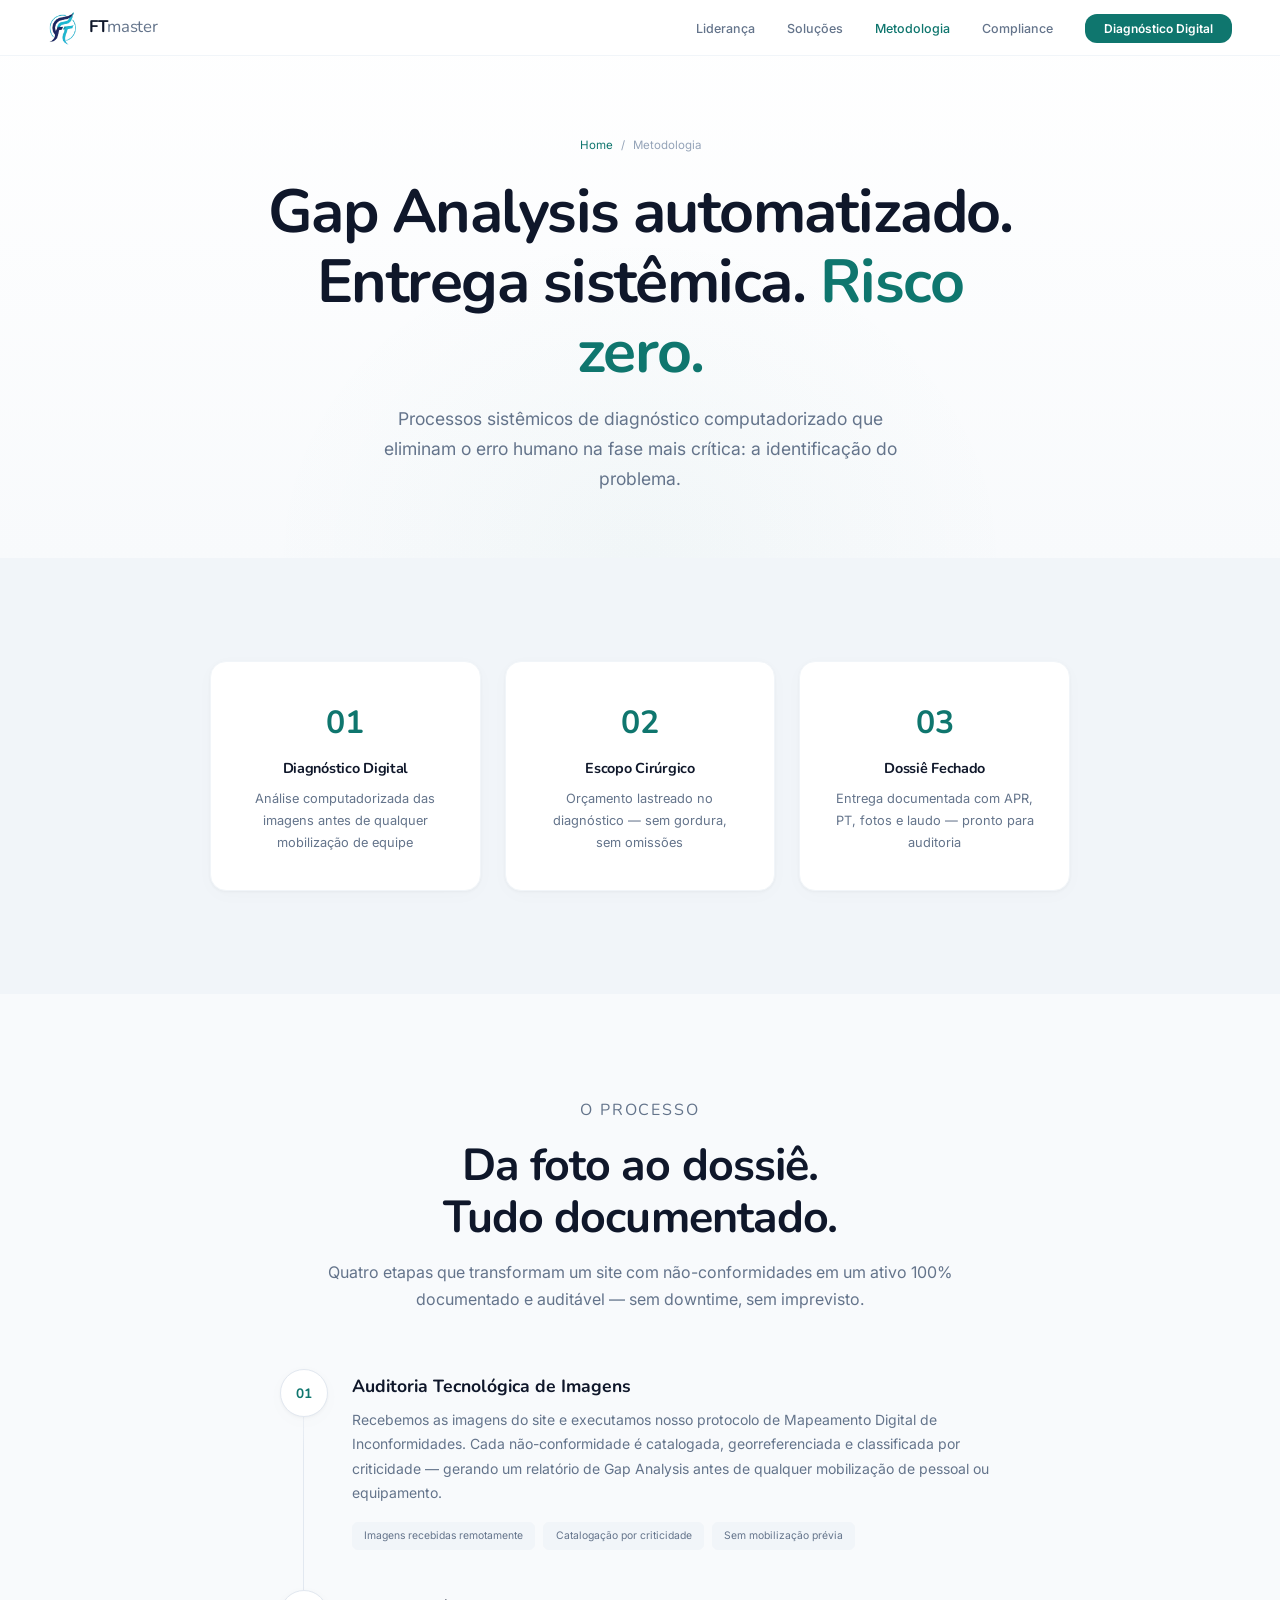
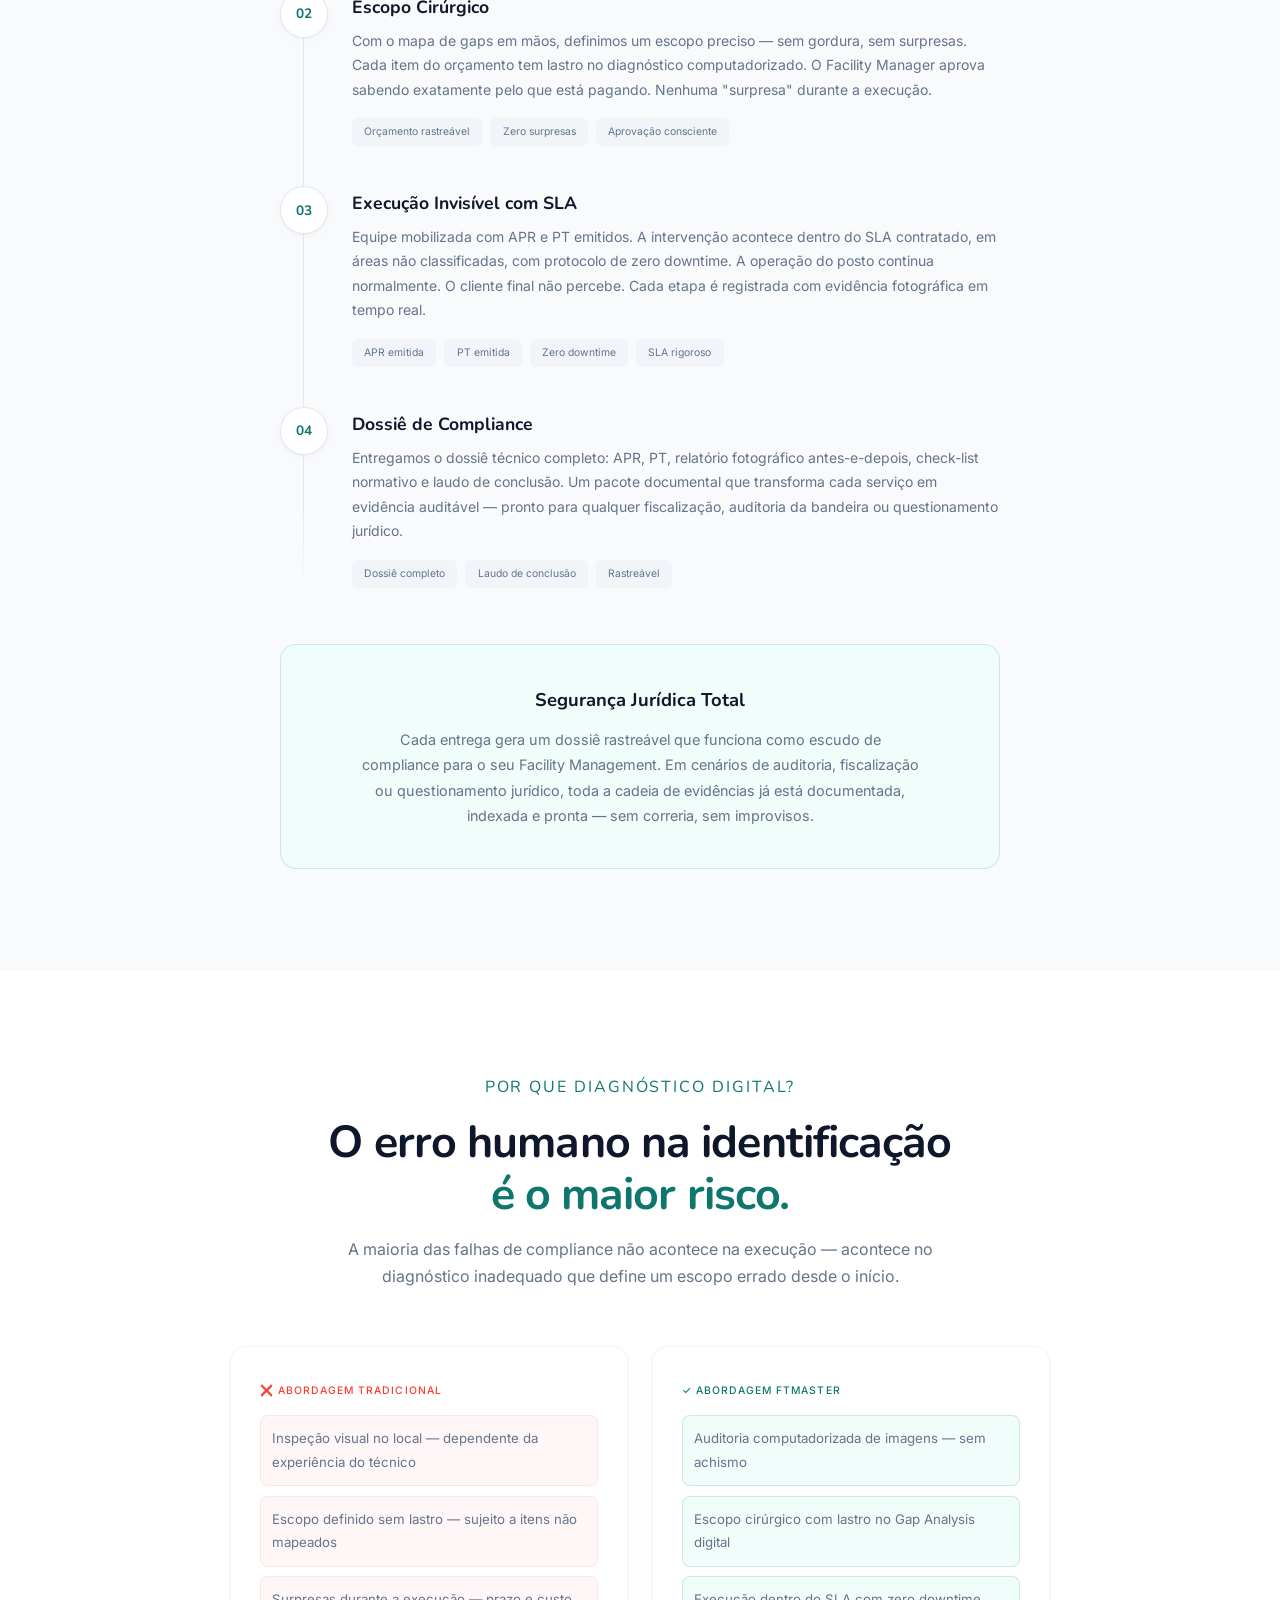
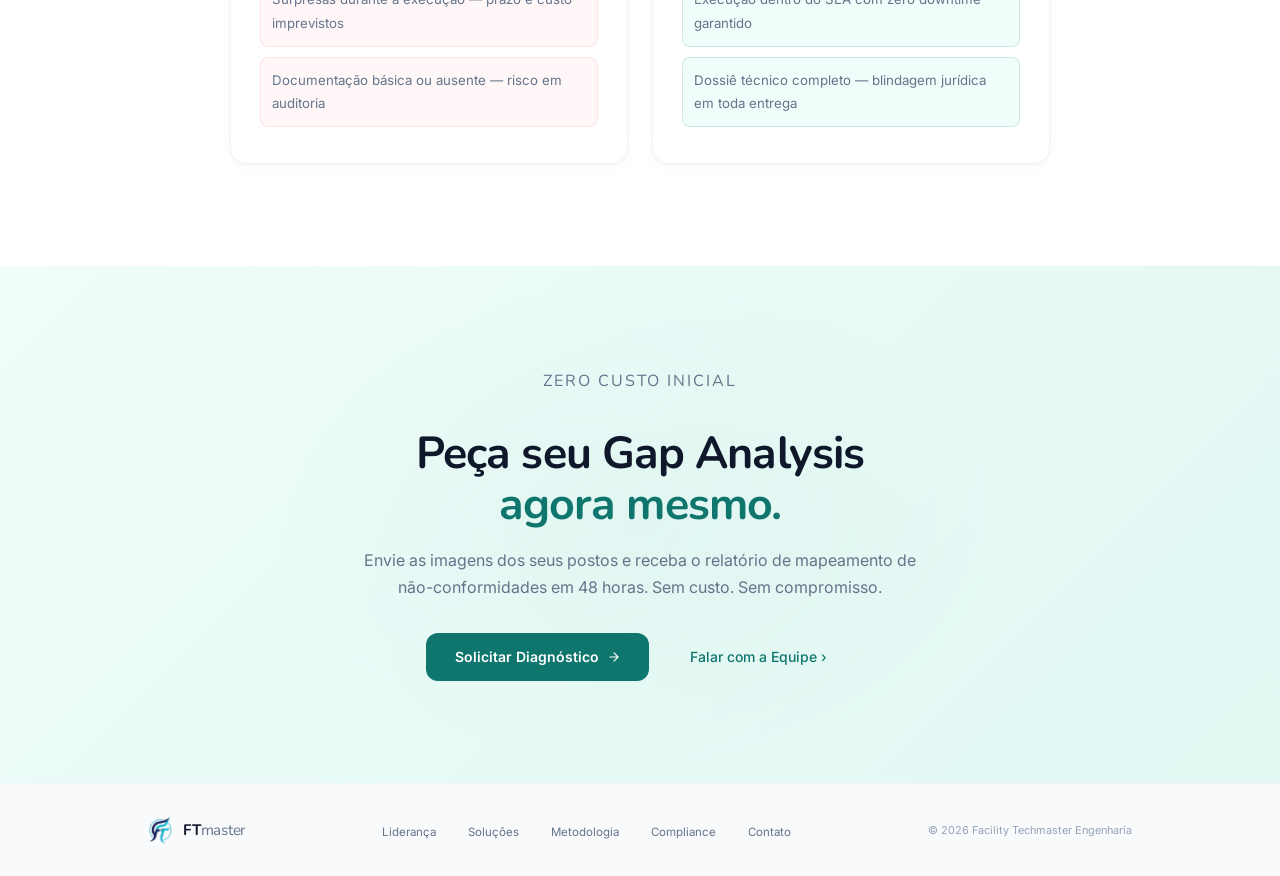
<file: metodologia.html>
<!DOCTYPE html>
<html lang="pt-BR">
<head>
<meta charset="UTF-8">
<meta name="viewport" content="width=device-width, initial-scale=1.0">
<title>Metodologia | FTmaster</title>
<meta name="description" content="Gap Analysis automatizado, escopo cirúrgico, execução com zero downtime e dossiê de compliance — conheça o processo sistêmico da FTmaster.">
<link rel="preconnect" href="https://fonts.googleapis.com">
<link rel="preconnect" href="https://fonts.gstatic.com" crossorigin>
<link href="https://fonts.googleapis.com/css2?family=Nunito:wght@400;500;600;700&family=Inter:wght@300;400;500;600&family=DM+Sans:opsz,wght@9..40,700&display=swap" rel="stylesheet">
<link rel="stylesheet" href="styles.css">
</head>
<body>

<nav class="nav">
  <div class="nav-inner">
    <a href="index.html" class="nav-logo"><img src="assets/logo.png" alt="Logo FTmaster" width="34" height="34"><span class="nav-logo-text">FT<span>master</span></span></a>
    <ul class="nav-links">
      <li><a href="lideranca.html">Liderança</a></li>
      <li><a href="solucoes.html">Soluções</a></li>
      <li><a href="metodologia.html">Metodologia</a></li>
      <li><a href="compliance.html">Compliance</a></li>
      <li><a href="contato.html" class="nav-cta">Diagnóstico Digital</a></li>
    </ul>
    <button class="nav-hamburger" onclick="toggleMenu()" aria-label="Menu"><span></span><span></span><span></span></button>
  </div>
</nav>

<div class="mobile-overlay" id="mobileMenu">
  <button class="mobile-close" onclick="toggleMenu()">&times;</button>
  <a href="lideranca.html">Liderança</a><a href="solucoes.html">Soluções</a><a href="metodologia.html">Metodologia</a><a href="compliance.html">Compliance</a><a href="contato.html">Diagnóstico Digital</a>
</div>

<section class="page-hero">
  <div class="page-hero__inner">
    <nav class="breadcrumb"><a href="index.html">Home</a><span>/</span><span>Metodologia</span></nav>
    <h1>Gap Analysis automatizado.<br>Entrega sistêmica. <span class="gradient-text">Risco zero.</span></h1>
    <p>Processos sistêmicos de diagnóstico computadorizado que eliminam o erro humano na fase mais crítica: a identificação do problema.</p>
  </div>
</section>

<!-- INTRO -->
<section class="section-mid">
  <div class="container">
    <div class="grid-3" style="max-width: 860px; margin: 0 auto;">
      <div class="leader-card fade-in fd1" style="text-align:center;">
        <div style="font-family:var(--font-heading);font-size:2rem;font-weight:700;color:var(--primary);margin-bottom:0.5rem;">01</div>
        <h3 style="font-size:0.9rem; margin-bottom:0.5rem;">Diagnóstico Digital</h3>
        <p style="font-size:0.8rem;">Análise computadorizada das imagens antes de qualquer mobilização de equipe</p>
      </div>
      <div class="leader-card fade-in fd2" style="text-align:center;">
        <div style="font-family:var(--font-heading);font-size:2rem;font-weight:700;color:var(--primary);margin-bottom:0.5rem;">02</div>
        <h3 style="font-size:0.9rem; margin-bottom:0.5rem;">Escopo Cirúrgico</h3>
        <p style="font-size:0.8rem;">Orçamento lastreado no diagnóstico — sem gordura, sem omissões</p>
      </div>
      <div class="leader-card fade-in fd3" style="text-align:center;">
        <div style="font-family:var(--font-heading);font-size:2rem;font-weight:700;color:var(--primary);margin-bottom:0.5rem;">03</div>
        <h3 style="font-size:0.9rem; margin-bottom:0.5rem;">Dossiê Fechado</h3>
        <p style="font-size:0.8rem;">Entrega documentada com APR, PT, fotos e laudo — pronto para auditoria</p>
      </div>
    </div>
  </div>
</section>

<!-- PROCESSO COMPLETO -->
<section class="section-dark" id="processo">
  <div class="container">
    <div class="section-header fade-in">
      <p class="overline">O Processo</p>
      <h2>Da foto ao dossiê.<br>Tudo documentado.</h2>
      <p>Quatro etapas que transformam um site com não-conformidades em um ativo 100% documentado e auditável — sem downtime, sem imprevisto.</p>
    </div>

    <div class="method-timeline">
      <div class="m-step fade-in fd1">
        <div class="m-step-dot">01</div>
        <div class="m-step-content">
          <h3>Auditoria Tecnológica de Imagens</h3>
          <p>Recebemos as imagens do site e executamos nosso protocolo de Mapeamento Digital de Inconformidades. Cada não-conformidade é catalogada, georreferenciada e classificada por criticidade — gerando um relatório de Gap Analysis antes de qualquer mobilização de pessoal ou equipamento.</p>
          <div style="display:flex;gap:0.5rem;flex-wrap:wrap;margin-top:1rem;">
            <span style="background:var(--bg-muted);border:0.5px solid var(--border-light);border-radius:6px;padding:0.3rem 0.7rem;font-size:0.65rem;color:var(--text-muted);">Imagens recebidas remotamente</span>
            <span style="background:var(--bg-muted);border:0.5px solid var(--border-light);border-radius:6px;padding:0.3rem 0.7rem;font-size:0.65rem;color:var(--text-muted);">Catalogação por criticidade</span>
            <span style="background:var(--bg-muted);border:0.5px solid var(--border-light);border-radius:6px;padding:0.3rem 0.7rem;font-size:0.65rem;color:var(--text-muted);">Sem mobilização prévia</span>
          </div>
        </div>
      </div>

      <div class="m-step fade-in fd2">
        <div class="m-step-dot">02</div>
        <div class="m-step-content">
          <h3>Escopo Cirúrgico</h3>
          <p>Com o mapa de gaps em mãos, definimos um escopo preciso — sem gordura, sem surpresas. Cada item do orçamento tem lastro no diagnóstico computadorizado. O Facility Manager aprova sabendo exatamente pelo que está pagando. Nenhuma "surpresa" durante a execução.</p>
          <div style="display:flex;gap:0.5rem;flex-wrap:wrap;margin-top:1rem;">
            <span style="background:var(--bg-muted);border:0.5px solid var(--border-light);border-radius:6px;padding:0.3rem 0.7rem;font-size:0.65rem;color:var(--text-muted);">Orçamento rastreável</span>
            <span style="background:var(--bg-muted);border:0.5px solid var(--border-light);border-radius:6px;padding:0.3rem 0.7rem;font-size:0.65rem;color:var(--text-muted);">Zero surpresas</span>
            <span style="background:var(--bg-muted);border:0.5px solid var(--border-light);border-radius:6px;padding:0.3rem 0.7rem;font-size:0.65rem;color:var(--text-muted);">Aprovação consciente</span>
          </div>
        </div>
      </div>

      <div class="m-step fade-in fd3">
        <div class="m-step-dot">03</div>
        <div class="m-step-content">
          <h3>Execução Invisível com SLA</h3>
          <p>Equipe mobilizada com APR e PT emitidos. A intervenção acontece dentro do SLA contratado, em áreas não classificadas, com protocolo de zero downtime. A operação do posto continua normalmente. O cliente final não percebe. Cada etapa é registrada com evidência fotográfica em tempo real.</p>
          <div style="display:flex;gap:0.5rem;flex-wrap:wrap;margin-top:1rem;">
            <span style="background:var(--bg-muted);border:0.5px solid var(--border-light);border-radius:6px;padding:0.3rem 0.7rem;font-size:0.65rem;color:var(--text-muted);">APR emitida</span>
            <span style="background:var(--bg-muted);border:0.5px solid var(--border-light);border-radius:6px;padding:0.3rem 0.7rem;font-size:0.65rem;color:var(--text-muted);">PT emitida</span>
            <span style="background:var(--bg-muted);border:0.5px solid var(--border-light);border-radius:6px;padding:0.3rem 0.7rem;font-size:0.65rem;color:var(--text-muted);">Zero downtime</span>
            <span style="background:var(--bg-muted);border:0.5px solid var(--border-light);border-radius:6px;padding:0.3rem 0.7rem;font-size:0.65rem;color:var(--text-muted);">SLA rigoroso</span>
          </div>
        </div>
      </div>

      <div class="m-step fade-in fd4">
        <div class="m-step-dot">04</div>
        <div class="m-step-content">
          <h3>Dossiê de Compliance</h3>
          <p>Entregamos o dossiê técnico completo: APR, PT, relatório fotográfico antes-e-depois, check-list normativo e laudo de conclusão. Um pacote documental que transforma cada serviço em evidência auditável — pronto para qualquer fiscalização, auditoria da bandeira ou questionamento jurídico.</p>
          <div style="display:flex;gap:0.5rem;flex-wrap:wrap;margin-top:1rem;">
            <span style="background:var(--bg-muted);border:0.5px solid var(--border-light);border-radius:6px;padding:0.3rem 0.7rem;font-size:0.65rem;color:var(--text-muted);">Dossiê completo</span>
            <span style="background:var(--bg-muted);border:0.5px solid var(--border-light);border-radius:6px;padding:0.3rem 0.7rem;font-size:0.65rem;color:var(--text-muted);">Laudo de conclusão</span>
            <span style="background:var(--bg-muted);border:0.5px solid var(--border-light);border-radius:6px;padding:0.3rem 0.7rem;font-size:0.65rem;color:var(--text-muted);">Rastreável</span>
          </div>
        </div>
      </div>
    </div>

    <div class="advantage-card fade-in">
      <h4>Segurança Jurídica Total</h4>
      <p>Cada entrega gera um dossiê rastreável que funciona como escudo de compliance para o seu Facility Management. Em cenários de auditoria, fiscalização ou questionamento jurídico, toda a cadeia de evidências já está documentada, indexada e pronta — sem correria, sem improvisos.</p>
    </div>
  </div>
</section>

<!-- POR QUE IMPORTA -->
<section class="section-light">
  <div class="container">
    <div class="section-header fade-in">
      <p class="overline" style="color:var(--primary);">Por que diagnóstico digital?</p>
      <h2>O erro humano na identificação<br><span class="accent-color">é o maior risco.</span></h2>
      <p>A maioria das falhas de compliance não acontece na execução — acontece no diagnóstico inadequado que define um escopo errado desde o início.</p>
    </div>
    <div class="grid-2" style="max-width: 820px; margin: 0 auto;">
      <div class="sol-card fade-in fd1">
        <div style="font-size:0.65rem;font-weight:500;letter-spacing:0.1em;text-transform:uppercase;color:#ff3b30;margin-bottom:1rem;">❌ Abordagem Tradicional</div>
        <div style="display:grid;gap:0.6rem;">
          <p style="font-size:0.83rem;padding:0.7rem;background:rgba(255,59,48,0.04);border:0.5px solid rgba(255,59,48,0.1);border-radius:8px;">Inspeção visual no local — dependente da experiência do técnico</p>
          <p style="font-size:0.83rem;padding:0.7rem;background:rgba(255,59,48,0.04);border:0.5px solid rgba(255,59,48,0.1);border-radius:8px;">Escopo definido sem lastro — sujeito a itens não mapeados</p>
          <p style="font-size:0.83rem;padding:0.7rem;background:rgba(255,59,48,0.04);border:0.5px solid rgba(255,59,48,0.1);border-radius:8px;">Surpresas durante a execução — prazo e custo imprevistos</p>
          <p style="font-size:0.83rem;padding:0.7rem;background:rgba(255,59,48,0.04);border:0.5px solid rgba(255,59,48,0.1);border-radius:8px;">Documentação básica ou ausente — risco em auditoria</p>
        </div>
      </div>
      <div class="sol-card fade-in fd2">
        <div style="font-size:0.65rem;font-weight:500;letter-spacing:0.1em;text-transform:uppercase;color:var(--primary);margin-bottom:1rem;">✓ Abordagem FTmaster</div>
        <div style="display:grid;gap:0.6rem;">
          <p style="font-size:0.83rem;padding:0.7rem;background:var(--accent-subtle);border:0.5px solid var(--accent-border);border-radius:8px;">Auditoria computadorizada de imagens — sem achismo</p>
          <p style="font-size:0.83rem;padding:0.7rem;background:var(--accent-subtle);border:0.5px solid var(--accent-border);border-radius:8px;">Escopo cirúrgico com lastro no Gap Analysis digital</p>
          <p style="font-size:0.83rem;padding:0.7rem;background:var(--accent-subtle);border:0.5px solid var(--accent-border);border-radius:8px;">Execução dentro do SLA com zero downtime garantido</p>
          <p style="font-size:0.83rem;padding:0.7rem;background:var(--accent-subtle);border:0.5px solid var(--accent-border);border-radius:8px;">Dossiê técnico completo — blindagem jurídica em toda entrega</p>
        </div>
      </div>
    </div>
  </div>
</section>

<section class="cta-section">
  <div class="cta-inner fade-in">
    <p class="overline">Zero custo inicial</p>
    <h2>Peça seu Gap Analysis<br><span class="gradient-text">agora mesmo.</span></h2>
    <p>Envie as imagens dos seus postos e receba o relatório de mapeamento de não-conformidades em 48 horas. Sem custo. Sem compromisso.</p>
    <div class="cta-actions">
      <a href="contato.html" class="btn-fill">Solicitar Diagnóstico<svg viewBox="0 0 24 24" fill="none" stroke="currentColor" stroke-width="2" stroke-linecap="round" width="14" height="14"><path d="M5 12h14M12 5l7 7-7 7"/></svg></a>
      <a href="https://wa.me/5511914977145" target="_blank" rel="noopener noreferrer" class="btn-ghost">Falar com a Equipe ›</a>
    </div>
  </div>
</section>

<footer class="footer"><div class="container"><div class="footer-inner"><a href="index.html" class="footer-logo"><img src="assets/logo.png" alt="Logo FTmaster" width="28" height="28"><span class="footer-logo-text">FT<span>master</span></span></a><ul class="footer-links"><li><a href="lideranca.html">Liderança</a></li><li><a href="solucoes.html">Soluções</a></li><li><a href="metodologia.html">Metodologia</a></li><li><a href="compliance.html">Compliance</a></li><li><a href="contato.html">Contato</a></li></ul><span class="footer-copy">&copy; 2026 Facility Techmaster Engenharia</span></div></div></footer>
<script src="script.js"></script>
</body>
</html>
</file>
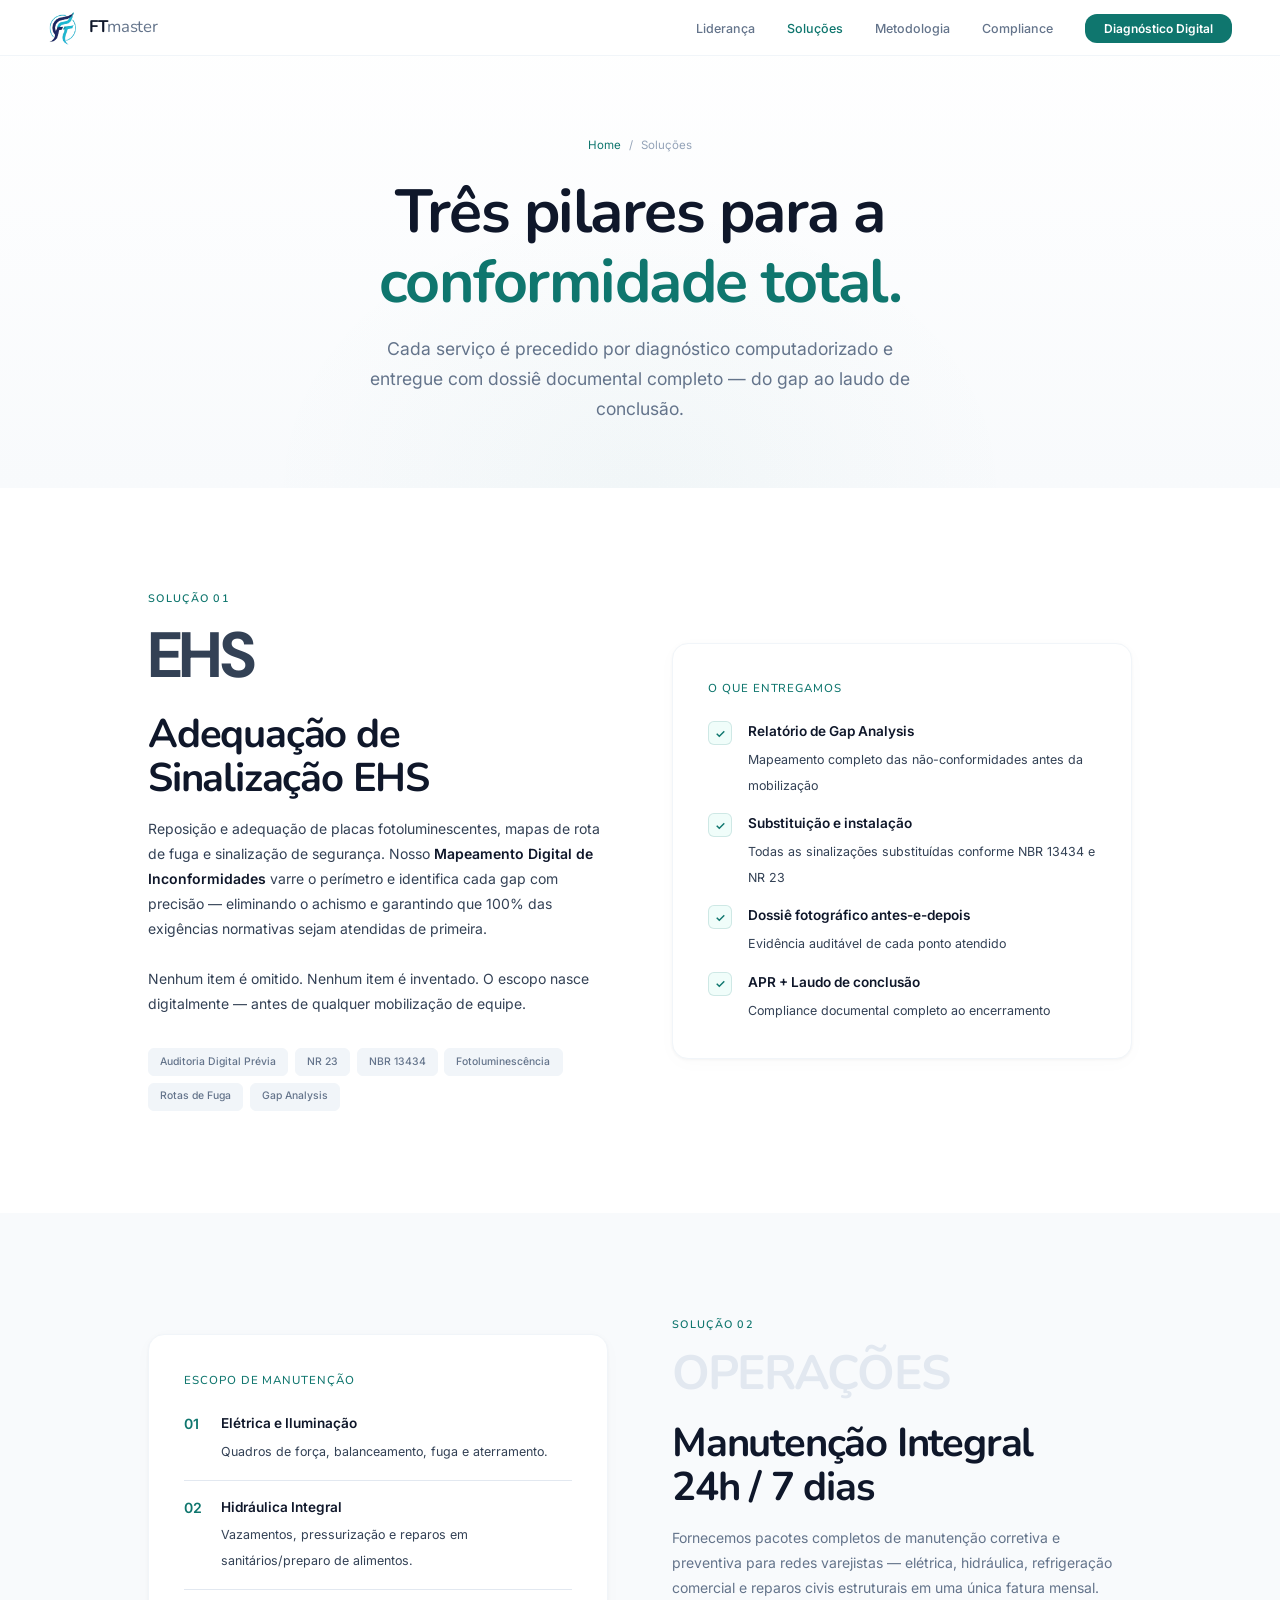
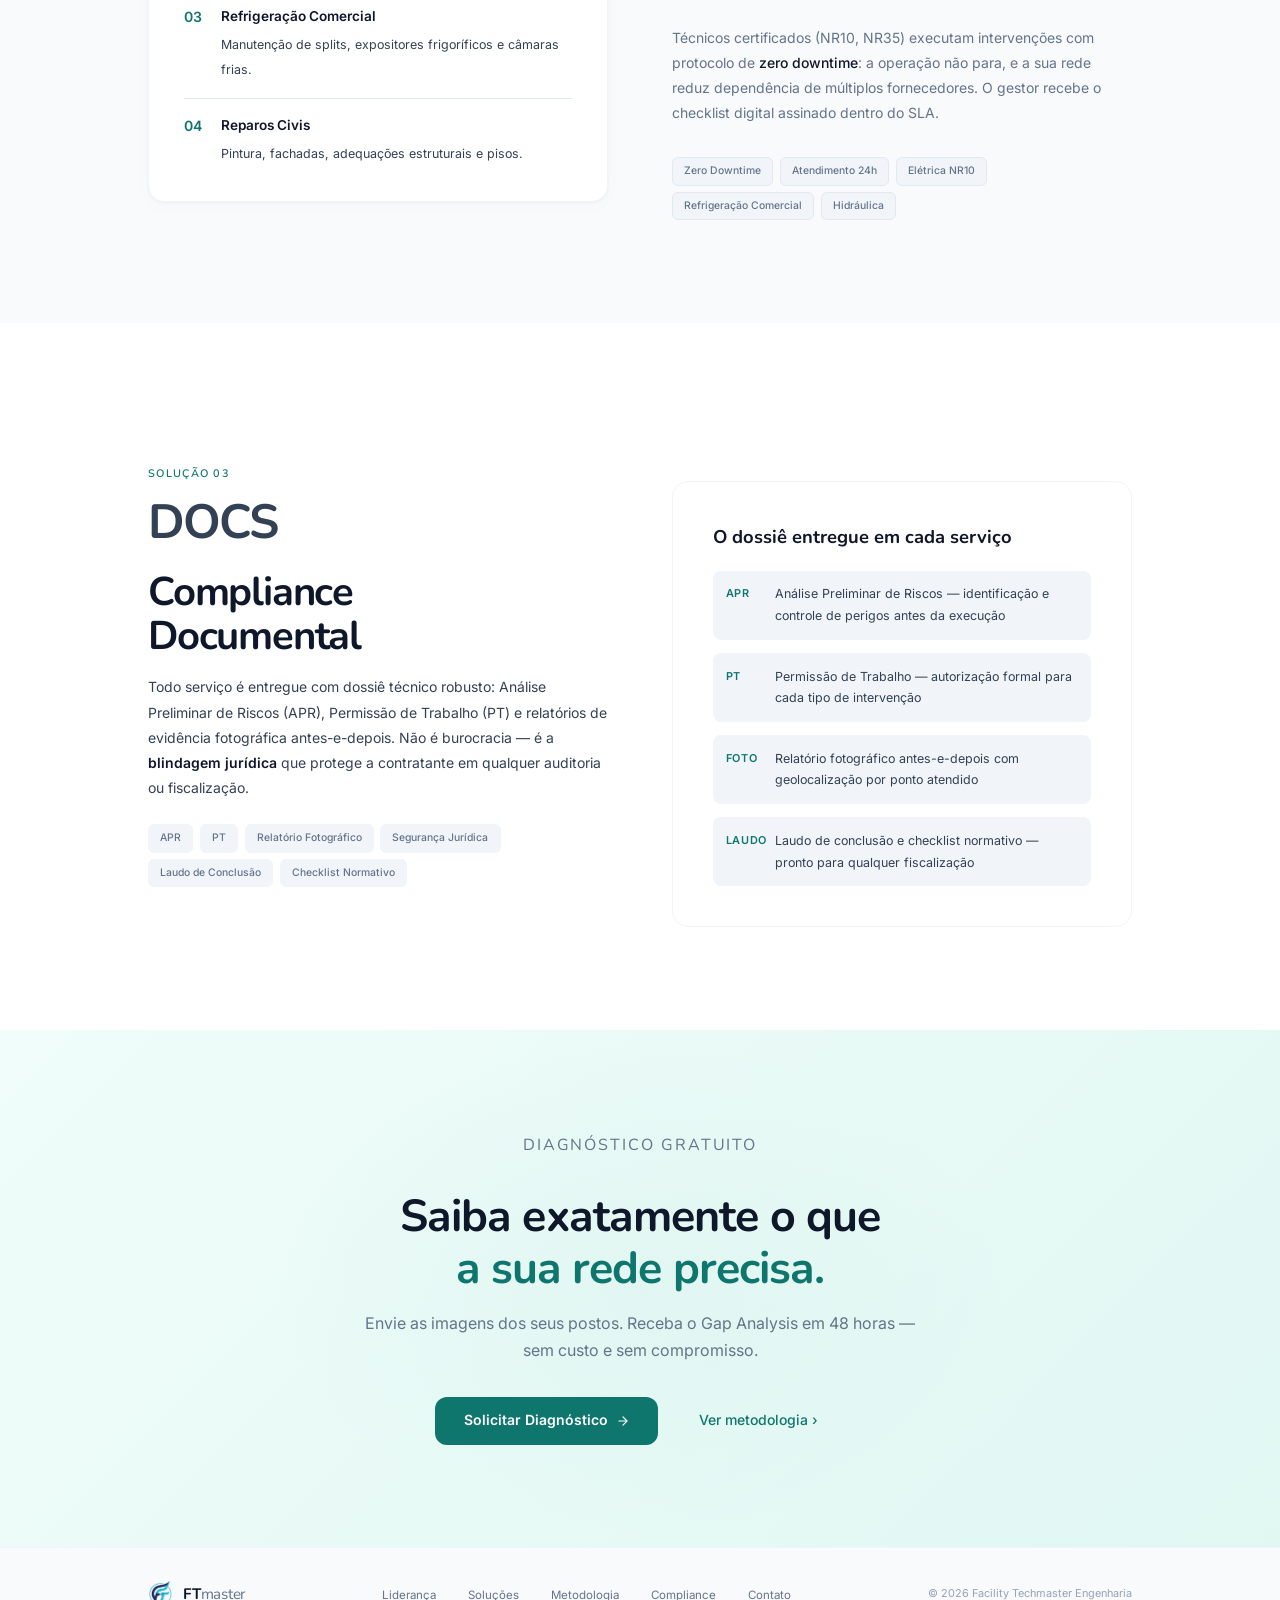
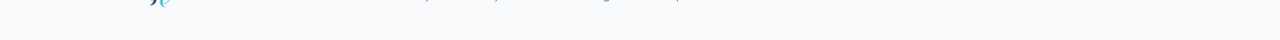
<file: solucoes.html>
<!DOCTYPE html>
<html lang="pt-BR">
<head>
<meta charset="UTF-8">
<meta name="viewport" content="width=device-width, initial-scale=1.0">
<title>Soluções | FTmaster</title>
<meta name="description" content="Adequação EHS, intervenções civis invisíveis e compliance documental — três pilares para a conformidade total da sua rede de postos.">
<link rel="preconnect" href="https://fonts.googleapis.com">
<link rel="preconnect" href="https://fonts.gstatic.com" crossorigin>
<link href="https://fonts.googleapis.com/css2?family=Nunito:wght@400;500;600;700&family=Inter:wght@300;400;500;600&family=DM+Sans:opsz,wght@9..40,700&display=swap" rel="stylesheet">
<link rel="stylesheet" href="styles.css">
</head>
<body>

<nav class="nav">
  <div class="nav-inner">
    <a href="index.html" class="nav-logo"><img src="assets/logo.png" alt="Logo FTmaster" width="34" height="34"><span class="nav-logo-text">FT<span>master</span></span></a>
    <ul class="nav-links">
      <li><a href="lideranca.html">Liderança</a></li>
      <li><a href="solucoes.html">Soluções</a></li>
      <li><a href="metodologia.html">Metodologia</a></li>
      <li><a href="compliance.html">Compliance</a></li>
      <li><a href="contato.html" class="nav-cta">Diagnóstico Digital</a></li>
    </ul>
    <button class="nav-hamburger" onclick="toggleMenu()" aria-label="Menu"><span></span><span></span><span></span></button>
  </div>
</nav>

<div class="mobile-overlay" id="mobileMenu">
  <button class="mobile-close" onclick="toggleMenu()">&times;</button>
  <a href="lideranca.html">Liderança</a><a href="solucoes.html">Soluções</a><a href="metodologia.html">Metodologia</a><a href="compliance.html">Compliance</a><a href="contato.html">Diagnóstico Digital</a>
</div>

<section class="page-hero">
  <div class="page-hero__inner">
    <nav class="breadcrumb"><a href="index.html">Home</a><span>/</span><span>Soluções</span></nav>
    <h1>Três pilares para a<br><span class="gradient-text">conformidade total.</span></h1>
    <p>Cada serviço é precedido por diagnóstico computadorizado e entregue com dossiê documental completo — do gap ao laudo de conclusão.</p>
  </div>
</section>

<!-- SOLUÇÃO 01 -->
<section class="section-light" id="ehs">
  <div class="container">
    <div class="grid-2-gap5">
      <div class="fade-in">
        <p class="overline" style="color:var(--primary);">Solução 01</p>
        <div class="sol-num" style="color:var(--text-secondary); font-size: 4rem; line-height:1; margin-bottom:1.5rem;">EHS</div>
        <h2 style="font-family:var(--font-heading); font-size: clamp(1.8rem, 3.5vw, 2.5rem); font-weight:700; color:var(--text-primary); letter-spacing:-0.03em; line-height:1.1; margin-bottom:1rem;">Adequação de<br>Sinalização EHS</h2>
        <p style="font-size:0.875rem; line-height:1.8; color:var(--text-secondary); margin-bottom:1.5rem;">Reposição e adequação de placas fotoluminescentes, mapas de rota de fuga e sinalização de segurança. Nosso <strong style="color:var(--text-primary); font-weight:600;">Mapeamento Digital de Inconformidades</strong> varre o perímetro e identifica cada gap com precisão — eliminando o achismo e garantindo que 100% das exigências normativas sejam atendidas de primeira.</p>
        <p style="font-size:0.875rem; line-height:1.8; color:var(--text-secondary); margin-bottom:2rem;">Nenhum item é omitido. Nenhum item é inventado. O escopo nasce digitalmente — antes de qualquer mobilização de equipe.</p>
        <div class="sol-tags">
          <span>Auditoria Digital Prévia</span><span>NR 23</span><span>NBR 13434</span><span>Fotoluminescência</span><span>Rotas de Fuga</span><span>Gap Analysis</span>
        </div>
      </div>
      <div class="fade-in fd2">
        <div class="leader-card" style="background: #ffffff; border-color: var(--border-light);">
          <h4 style="font-family:var(--font-heading); font-size:0.72rem; font-weight:500; text-transform:uppercase; letter-spacing:0.08em; color:var(--primary); margin-bottom:1.5rem;">O que entregamos</h4>
          <div style="display:grid; gap:1rem;">
            <div style="display:flex; gap:1rem; align-items:flex-start;">
              <span style="width:24px;height:24px;background:var(--accent-subtle);border:0.5px solid var(--accent-border);border-radius:6px;display:flex;align-items:center;justify-content:center;flex-shrink:0;font-size:0.75rem;color:var(--primary);font-weight:600;">✓</span>
              <div><strong style="font-size:0.85rem;color:var(--text-primary);display:block;margin-bottom:0.2rem;">Relatório de Gap Analysis</strong><span style="font-size:0.78rem;color:var(--text-secondary);">Mapeamento completo das não-conformidades antes da mobilização</span></div>
            </div>
            <div style="display:flex; gap:1rem; align-items:flex-start;">
              <span style="width:24px;height:24px;background:var(--accent-subtle);border:0.5px solid var(--accent-border);border-radius:6px;display:flex;align-items:center;justify-content:center;flex-shrink:0;font-size:0.75rem;color:var(--primary);font-weight:600;">✓</span>
              <div><strong style="font-size:0.85rem;color:var(--text-primary);display:block;margin-bottom:0.2rem;">Substituição e instalação</strong><span style="font-size:0.78rem;color:var(--text-secondary);">Todas as sinalizações substituídas conforme NBR 13434 e NR 23</span></div>
            </div>
            <div style="display:flex; gap:1rem; align-items:flex-start;">
              <span style="width:24px;height:24px;background:var(--accent-subtle);border:0.5px solid var(--accent-border);border-radius:6px;display:flex;align-items:center;justify-content:center;flex-shrink:0;font-size:0.75rem;color:var(--primary);font-weight:600;">✓</span>
              <div><strong style="font-size:0.85rem;color:var(--text-primary);display:block;margin-bottom:0.2rem;">Dossiê fotográfico antes-e-depois</strong><span style="font-size:0.78rem;color:var(--text-secondary);">Evidência auditável de cada ponto atendido</span></div>
            </div>
            <div style="display:flex; gap:1rem; align-items:flex-start;">
              <span style="width:24px;height:24px;background:var(--accent-subtle);border:0.5px solid var(--accent-border);border-radius:6px;display:flex;align-items:center;justify-content:center;flex-shrink:0;font-size:0.75rem;color:var(--primary);font-weight:600;">✓</span>
              <div><strong style="font-size:0.85rem;color:var(--text-primary);display:block;margin-bottom:0.2rem;">APR + Laudo de conclusão</strong><span style="font-size:0.78rem;color:var(--text-secondary);">Compliance documental completo ao encerramento</span></div>
            </div>
          </div>
        </div>
      </div>
    </div>
  </div>
</section>

<!-- SOLUÇÃO 02 -->
<section class="section-dark" id="civil">
  <div class="container">
    <div class="grid-2-gap5">
      <div class="fade-in fade-in--right" style="order:2;">
        <p class="overline">Solução 02</p>
        <div style="font-size: 3rem; line-height:1; color:var(--border); font-family:var(--font-heading); font-weight:700; letter-spacing:-0.04em; margin-bottom:1.5rem;">OPERAÇÕES</div>
        <h2 style="font-family:var(--font-heading); font-size: clamp(1.8rem, 3.5vw, 2.5rem); font-weight:700; color:var(--text-primary); letter-spacing:-0.03em; line-height:1.1; margin-bottom:1rem;">Manutenção Integral<br>24h / 7 dias</h2>
        <p style="font-size:0.875rem; line-height:1.8; color:var(--text-muted); margin-bottom:1.5rem;">Fornecemos pacotes completos de manutenção corretiva e preventiva para redes varejistas — elétrica, hidráulica, refrigeração comercial e reparos civis estruturais em uma única fatura mensal.</p>
        <p style="font-size:0.875rem; line-height:1.8; color:var(--text-muted); margin-bottom:2rem;">Técnicos certificados (NR10, NR35) executam intervenções com protocolo de <strong style="color:var(--text-primary); font-weight:500;">zero downtime</strong>: a operação não para, e a sua rede reduz dependência de múltiplos fornecedores. O gestor recebe o checklist digital assinado dentro do SLA.</p>
        <div class="sol-tags" style="--s-tag-bg: var(--bg-muted); --s-tag-border: var(--border);">
          <span style="background:var(--bg-muted);border:0.5px solid var(--border);color:var(--text-muted);">Zero Downtime</span>
          <span style="background:var(--bg-muted);border:0.5px solid var(--border);color:var(--text-muted);">Atendimento 24h</span>
          <span style="background:var(--bg-muted);border:0.5px solid var(--border);color:var(--text-muted);">Elétrica NR10</span>
          <span style="background:var(--bg-muted);border:0.5px solid var(--border);color:var(--text-muted);">Refrigeração Comercial</span>
          <span style="background:var(--bg-muted);border:0.5px solid var(--border);color:var(--text-muted);">Hidráulica</span>
        </div>
      </div>
      <div class="fade-in fd1" style="order:1;">
        <div class="leader-card">
          <h4 style="font-family:var(--font-heading); font-size:0.72rem; font-weight:500; text-transform:uppercase; letter-spacing:0.08em; color:var(--primary); margin-bottom:1.5rem;">Escopo de Manutenção</h4>
          <div style="display:grid; gap:1rem;">
            <div style="display:flex; gap:0.8rem; padding-bottom:1rem; border-bottom:0.5px solid var(--border);"><span style="color:var(--primary);font-weight:600;font-size:0.88rem;min-width:24px;">01</span><div><strong style="font-size:0.85rem;color:var(--text-primary);display:block;margin-bottom:0.2rem;">Elétrica e Iluminação</strong><span style="font-size:0.78rem;color:var(--text-secondary);">Quadros de força, balanceamento, fuga e aterramento.</span></div></div>
            <div style="display:flex; gap:0.8rem; padding-bottom:1rem; border-bottom:0.5px solid var(--border);"><span style="color:var(--primary);font-weight:600;font-size:0.88rem;min-width:24px;">02</span><div><strong style="font-size:0.85rem;color:var(--text-primary);display:block;margin-bottom:0.2rem;">Hidráulica Integral</strong><span style="font-size:0.78rem;color:var(--text-secondary);">Vazamentos, pressurização e reparos em sanitários/preparo de alimentos.</span></div></div>
            <div style="display:flex; gap:0.8rem; padding-bottom:1rem; border-bottom:0.5px solid var(--border);"><span style="color:var(--primary);font-weight:600;font-size:0.88rem;min-width:24px;">03</span><div><strong style="font-size:0.85rem;color:var(--text-primary);display:block;margin-bottom:0.2rem;">Refrigeração Comercial</strong><span style="font-size:0.78rem;color:var(--text-secondary);">Manutenção de splits, expositores frigoríficos e câmaras frias.</span></div></div>
            <div style="display:flex; gap:0.8rem;"><span style="color:var(--primary);font-weight:600;font-size:0.88rem;min-width:24px;">04</span><div><strong style="font-size:0.85rem;color:var(--text-primary);display:block;margin-bottom:0.2rem;">Reparos Civis</strong><span style="font-size:0.78rem;color:var(--text-secondary);">Pintura, fachadas, adequações estruturais e pisos.</span></div></div>
          </div>
        </div>
      </div>
    </div>
  </div>
</section>

<!-- SOLUÇÃO 03 -->
<section class="section-light" id="compliance">
  <div class="container">
    <div class="grid-2-gap5">
      <div class="fade-in">
        <p class="overline" style="color:var(--primary);">Solução 03</p>
        <div style="font-size: 3rem; line-height:1; color:var(--text-secondary); font-family:var(--font-heading); font-weight:700; letter-spacing:-0.04em; margin-bottom:1.5rem;">DOCS</div>
        <h2 style="font-family:var(--font-heading); font-size: clamp(1.8rem, 3.5vw, 2.5rem); font-weight:700; color:var(--text-primary); letter-spacing:-0.03em; line-height:1.1; margin-bottom:1rem;">Compliance<br>Documental</h2>
        <p style="font-size:0.875rem; line-height:1.8; color:var(--text-secondary); margin-bottom:1.5rem;">Todo serviço é entregue com dossiê técnico robusto: Análise Preliminar de Riscos (APR), Permissão de Trabalho (PT) e relatórios de evidência fotográfica antes-e-depois. Não é burocracia — é a <strong style="color:var(--text-primary); font-weight:600;">blindagem jurídica</strong> que protege a contratante em qualquer auditoria ou fiscalização.</p>
        <div class="sol-tags">
          <span>APR</span><span>PT</span><span>Relatório Fotográfico</span><span>Segurança Jurídica</span><span>Laudo de Conclusão</span><span>Checklist Normativo</span>
        </div>
      </div>
      <div class="fade-in fd2">
        <div class="advantage-card" style="background:#ffffff; border-color:var(--border-light); text-align:left;">
          <h4 style="color:var(--text-primary);">O dossiê entregue em cada serviço</h4>
          <div style="display:grid; gap:0.8rem; margin-top:1.2rem;">
            <div style="display:flex; gap:0.8rem; align-items:flex-start; padding:0.8rem; background:var(--bg-muted); border-radius:8px;"><span style="font-size:0.68rem;font-weight:600;text-transform:uppercase;letter-spacing:0.06em;color:var(--primary);min-width:36px;padding-top:2px;">APR</span><p style="font-size:0.78rem;color:var(--text-secondary);margin:0;">Análise Preliminar de Riscos — identificação e controle de perigos antes da execução</p></div>
            <div style="display:flex; gap:0.8rem; align-items:flex-start; padding:0.8rem; background:var(--bg-muted); border-radius:8px;"><span style="font-size:0.68rem;font-weight:600;text-transform:uppercase;letter-spacing:0.06em;color:var(--primary);min-width:36px;padding-top:2px;">PT</span><p style="font-size:0.78rem;color:var(--text-secondary);margin:0;">Permissão de Trabalho — autorização formal para cada tipo de intervenção</p></div>
            <div style="display:flex; gap:0.8rem; align-items:flex-start; padding:0.8rem; background:var(--bg-muted); border-radius:8px;"><span style="font-size:0.68rem;font-weight:600;text-transform:uppercase;letter-spacing:0.06em;color:var(--primary);min-width:36px;padding-top:2px;">FOTO</span><p style="font-size:0.78rem;color:var(--text-secondary);margin:0;">Relatório fotográfico antes-e-depois com geolocalização por ponto atendido</p></div>
            <div style="display:flex; gap:0.8rem; align-items:flex-start; padding:0.8rem; background:var(--bg-muted); border-radius:8px;"><span style="font-size:0.68rem;font-weight:600;text-transform:uppercase;letter-spacing:0.06em;color:var(--primary);min-width:36px;padding-top:2px;">LAUDO</span><p style="font-size:0.78rem;color:var(--text-secondary);margin:0;">Laudo de conclusão e checklist normativo — pronto para qualquer fiscalização</p></div>
          </div>
        </div>
      </div>
    </div>
  </div>
</section>

<section class="cta-section">
  <div class="cta-inner fade-in">
    <p class="overline">Diagnóstico gratuito</p>
    <h2>Saiba exatamente o que<br><span class="gradient-text">a sua rede precisa.</span></h2>
    <p>Envie as imagens dos seus postos. Receba o Gap Analysis em 48 horas — sem custo e sem compromisso.</p>
    <div class="cta-actions">
      <a href="contato.html" class="btn-fill">Solicitar Diagnóstico<svg viewBox="0 0 24 24" fill="none" stroke="currentColor" stroke-width="2" stroke-linecap="round" width="14" height="14"><path d="M5 12h14M12 5l7 7-7 7"/></svg></a>
      <a href="metodologia.html" class="btn-ghost">Ver metodologia ›</a>
    </div>
  </div>
</section>

<footer class="footer"><div class="container"><div class="footer-inner"><a href="index.html" class="footer-logo"><img src="assets/logo.png" alt="Logo FTmaster" width="28" height="28"><span class="footer-logo-text">FT<span>master</span></span></a><ul class="footer-links"><li><a href="lideranca.html">Liderança</a></li><li><a href="solucoes.html">Soluções</a></li><li><a href="metodologia.html">Metodologia</a></li><li><a href="compliance.html">Compliance</a></li><li><a href="contato.html">Contato</a></li></ul><span class="footer-copy">&copy; 2026 Facility Techmaster Engenharia</span></div></div></footer>
<script src="script.js"></script>
</body>
</html>
</file>
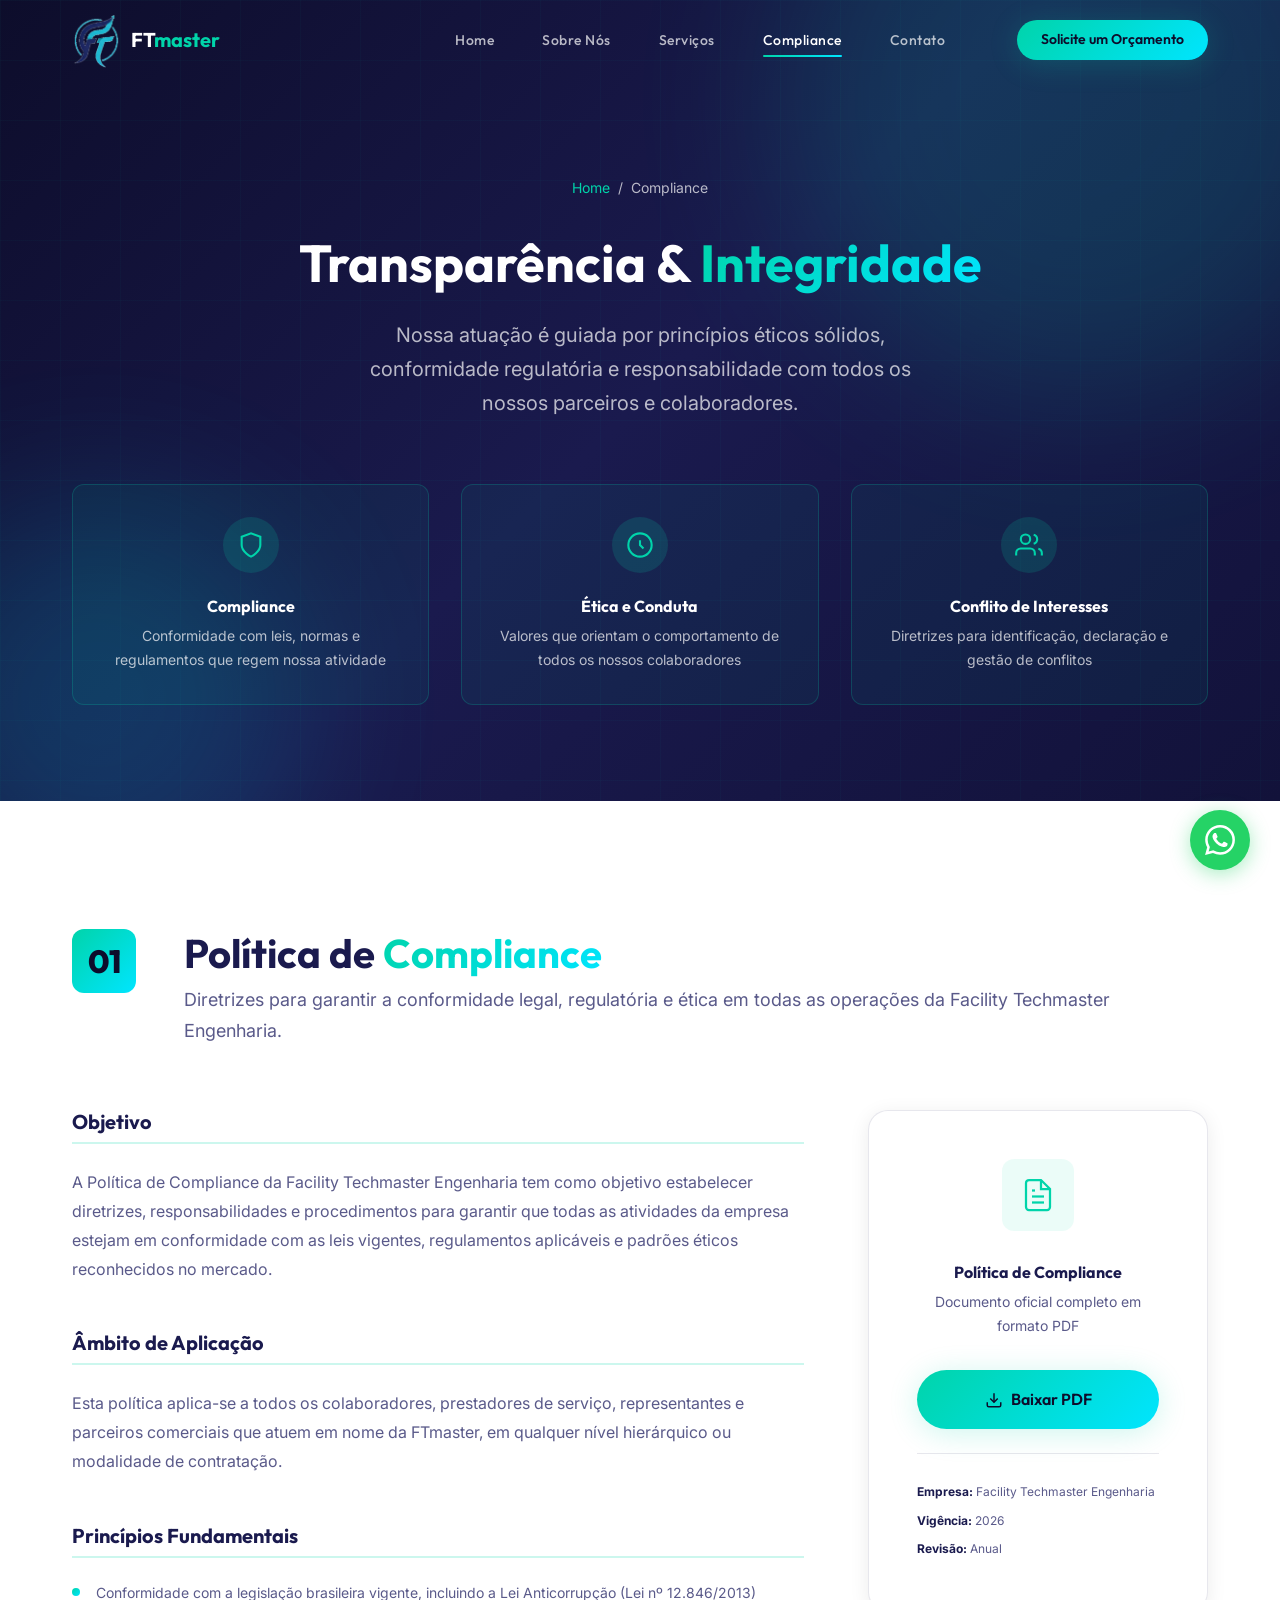
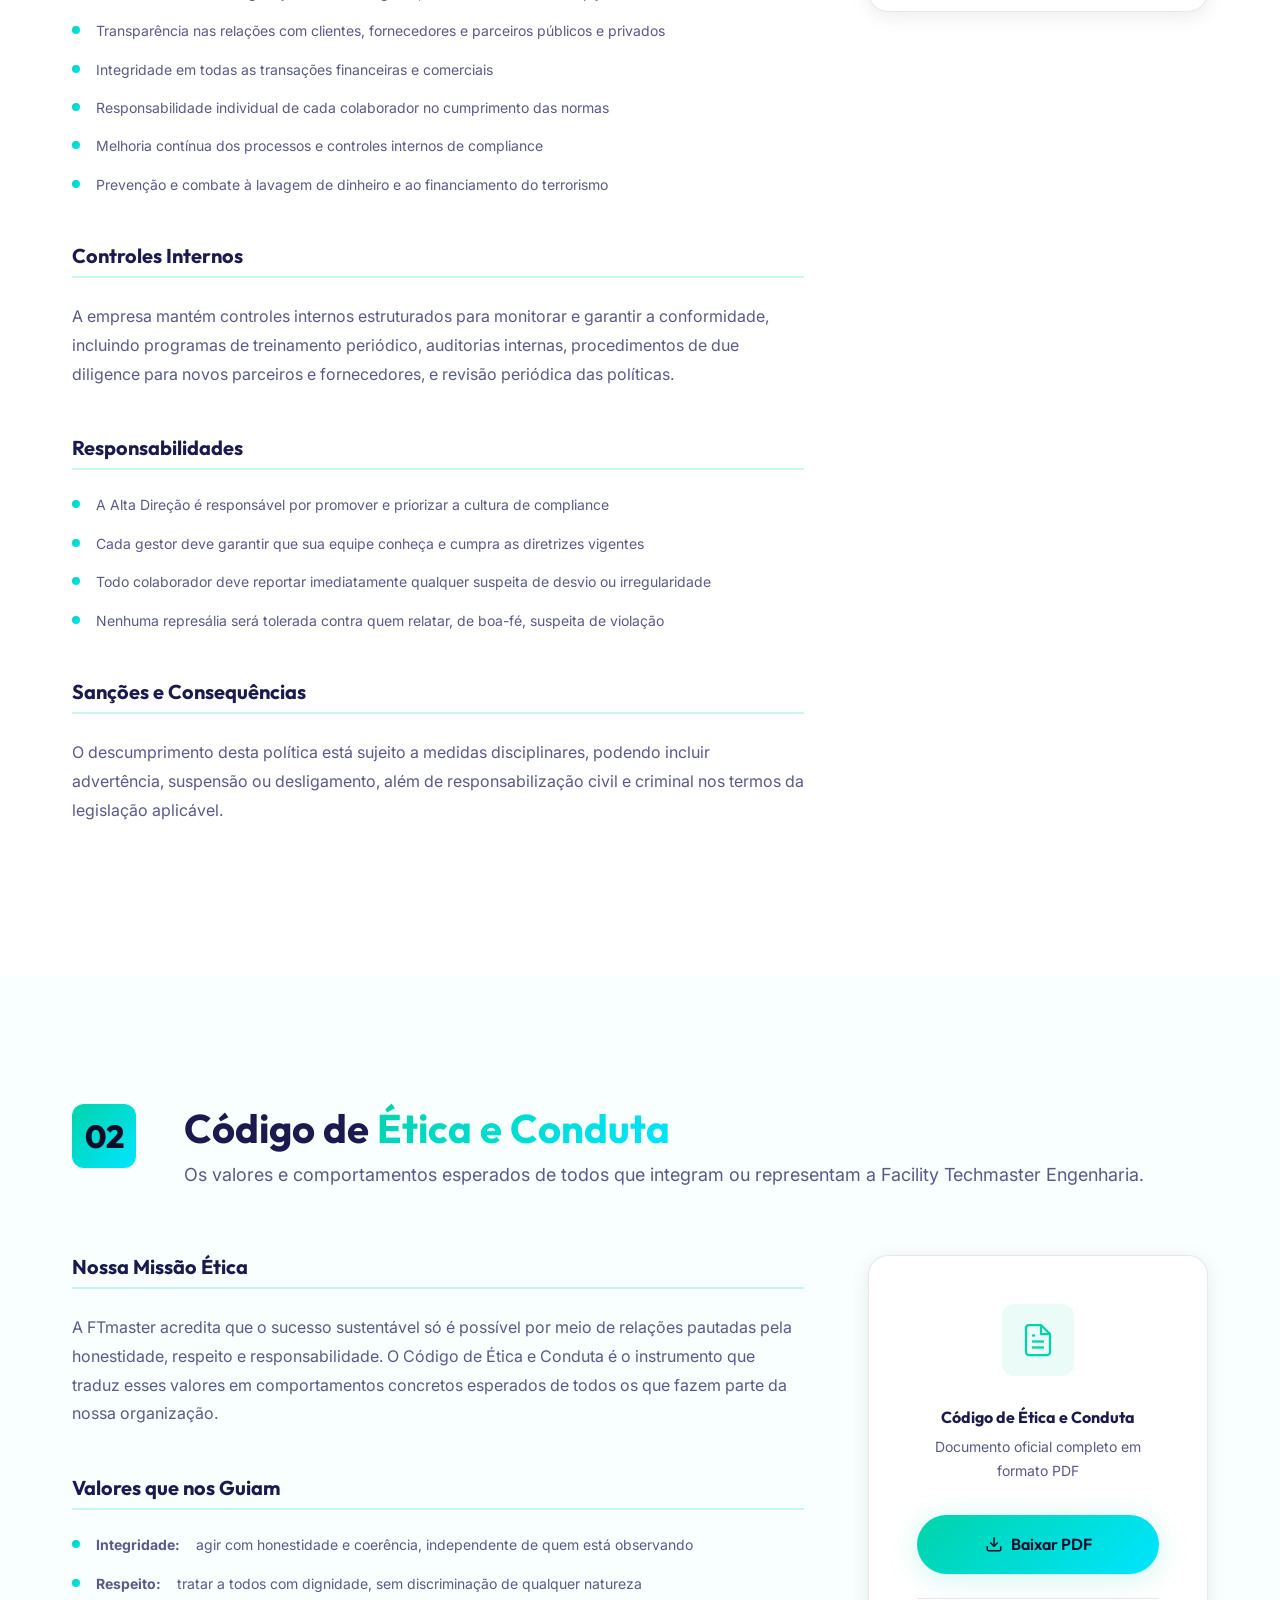
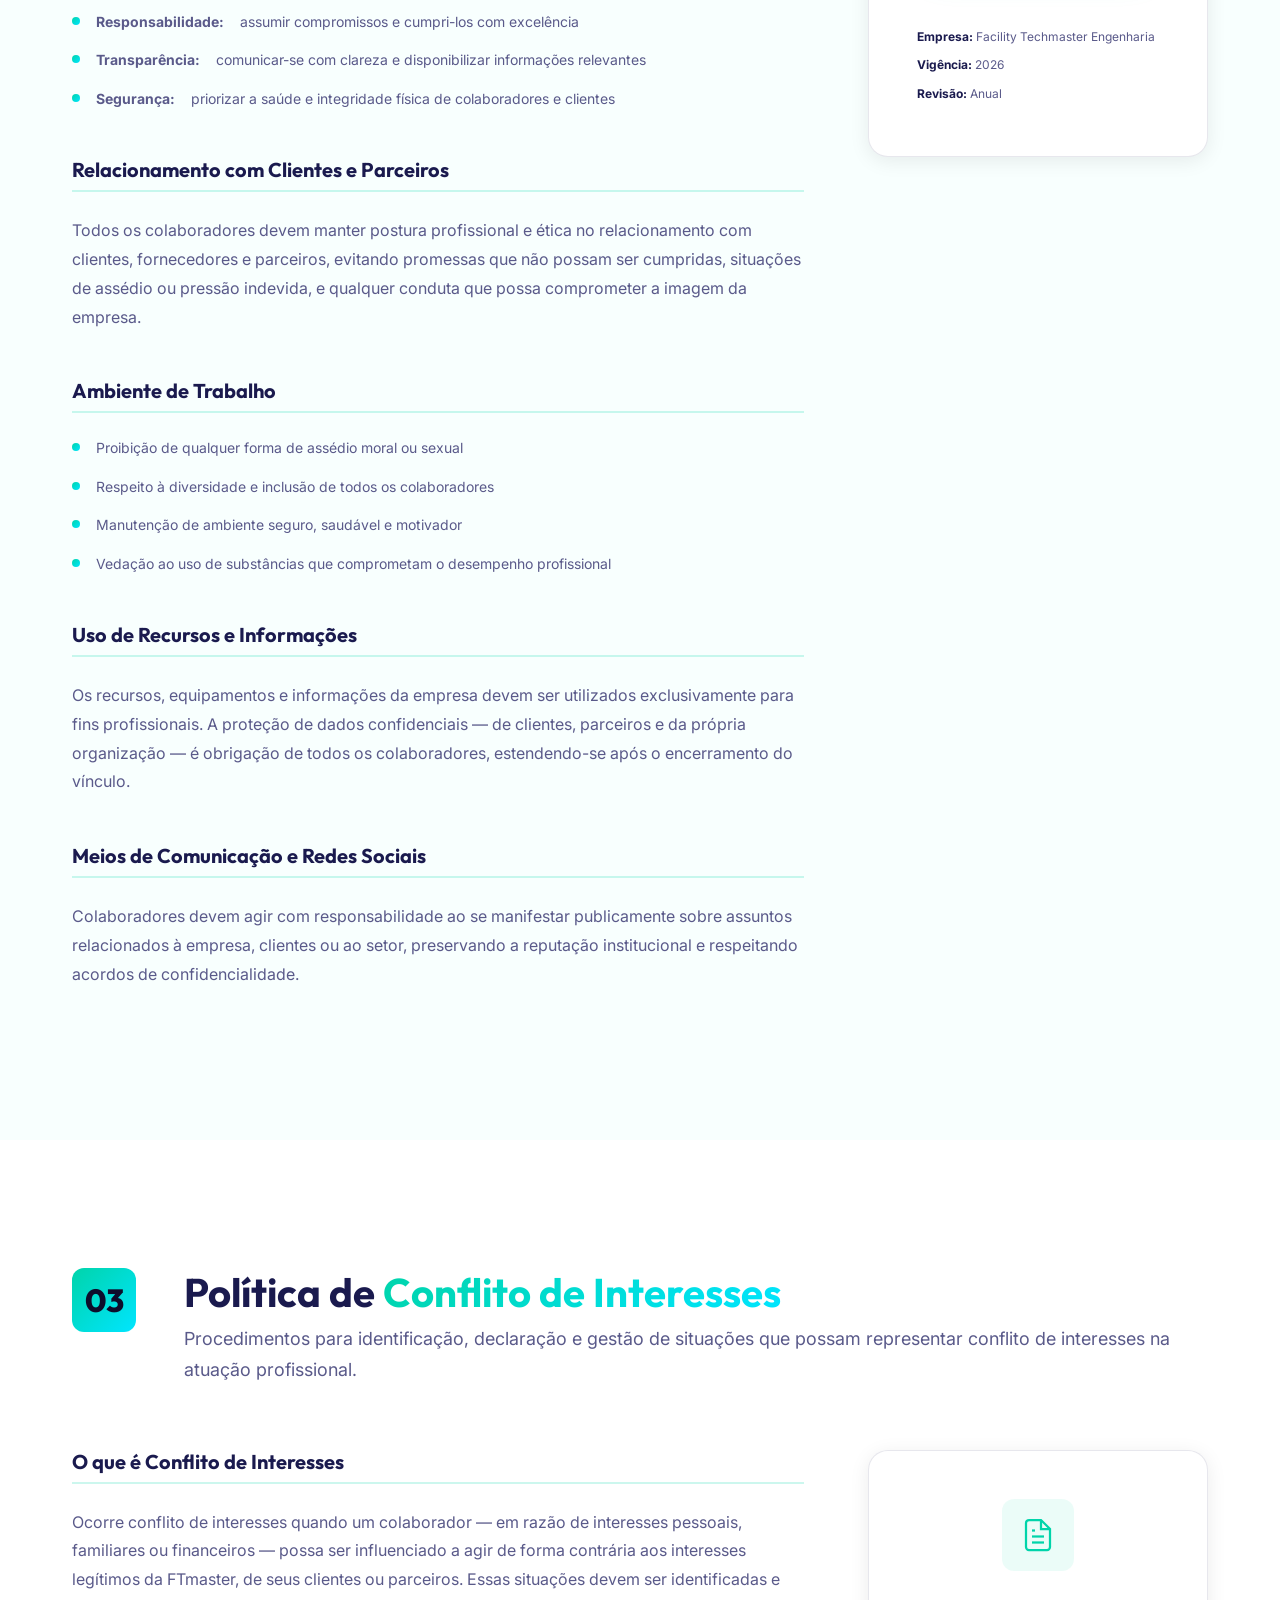
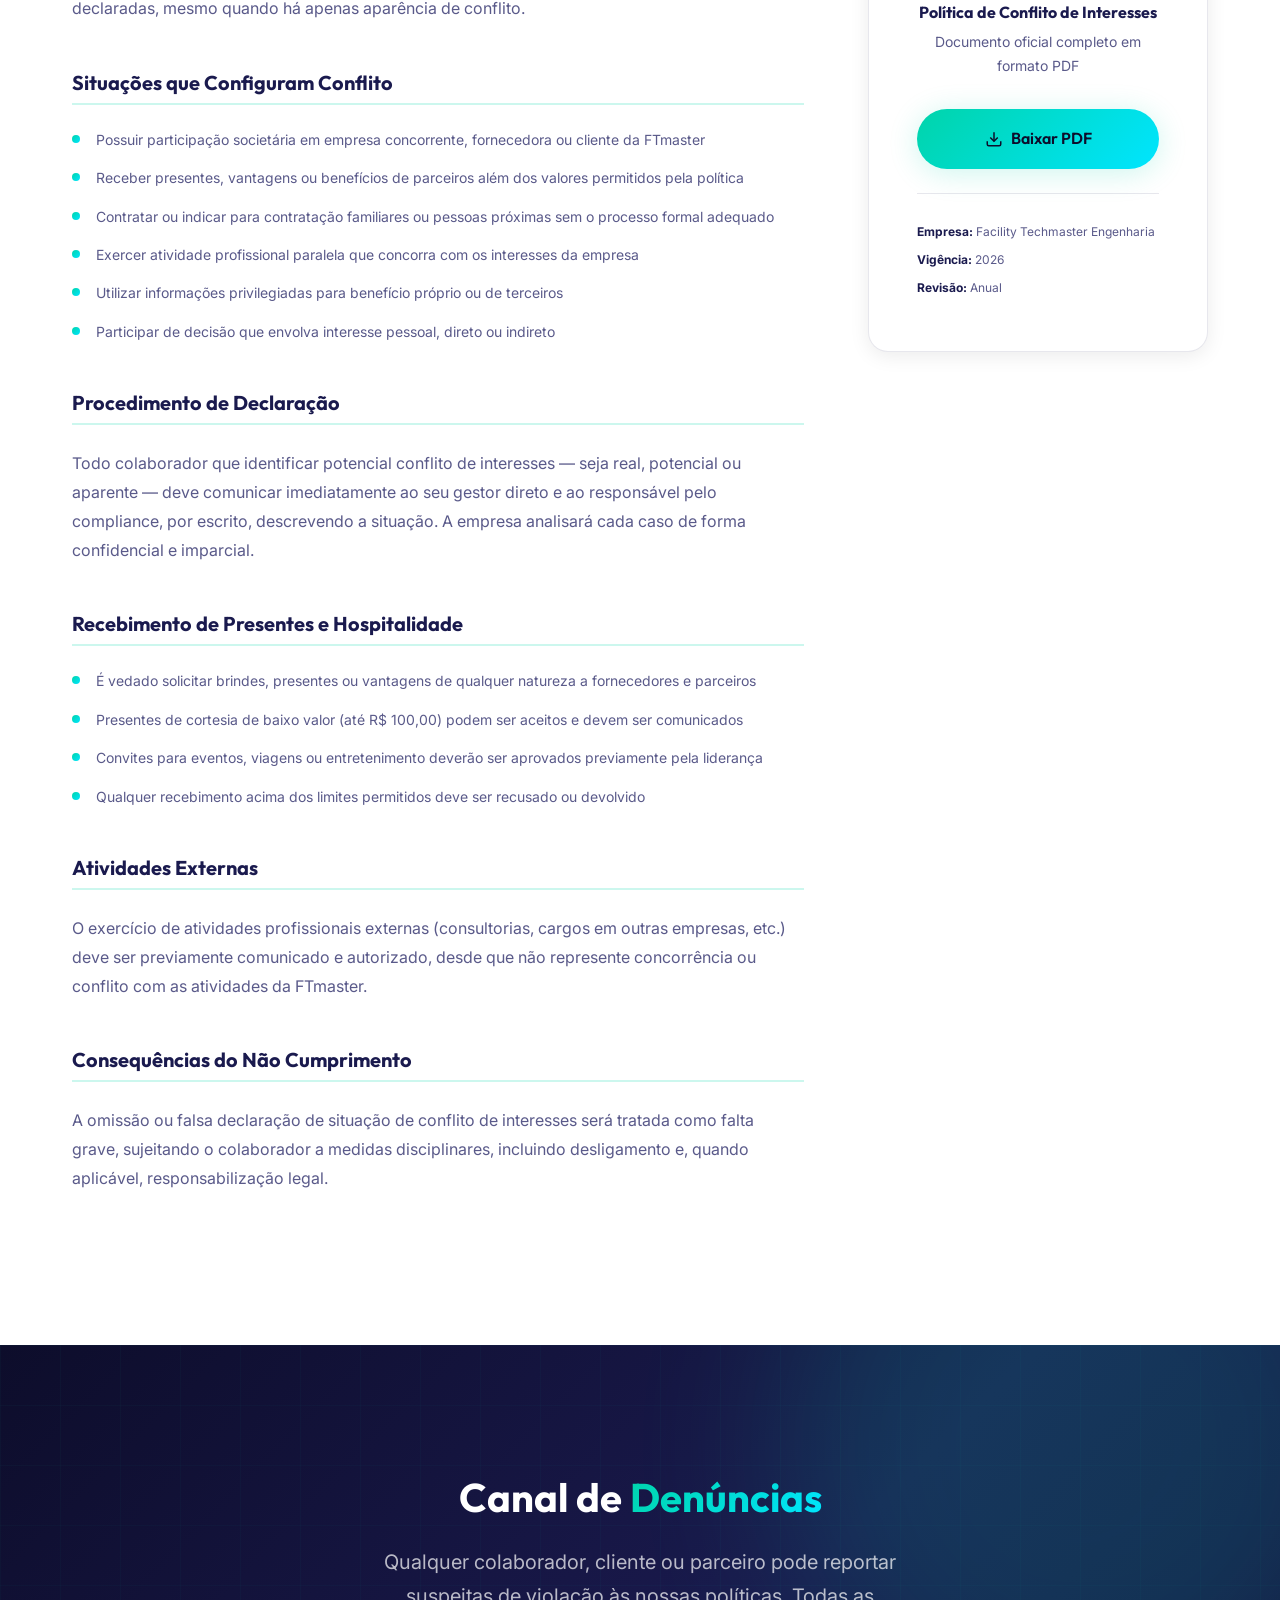
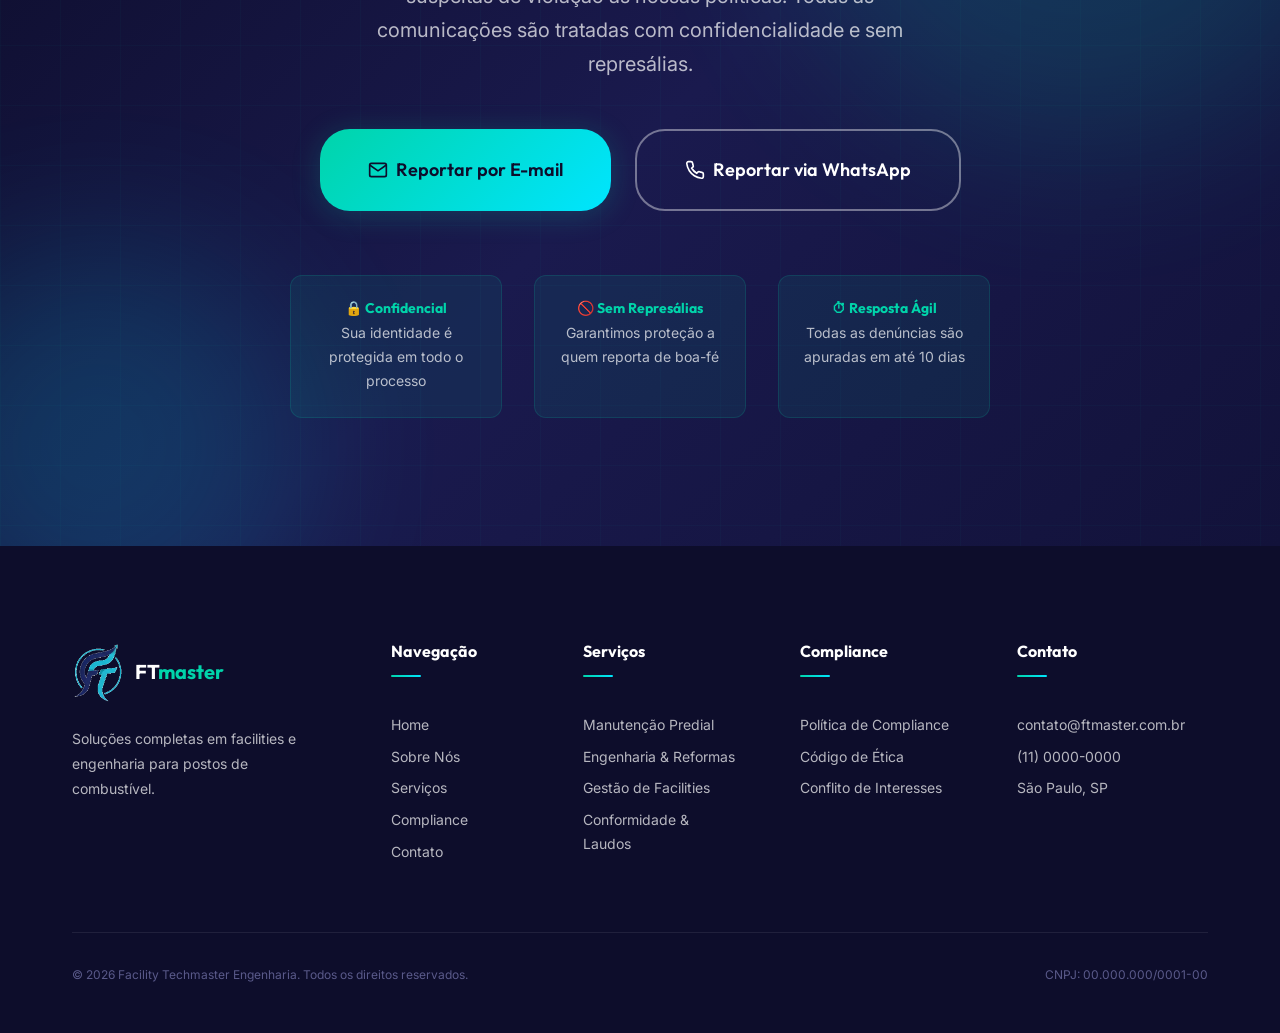
<file: _archive/compliance.html>
<!DOCTYPE html>
<html lang="pt-BR">
<head>
  <meta charset="UTF-8">
  <meta name="viewport" content="width=device-width, initial-scale=1.0">
  <meta http-equiv="X-Content-Type-Options" content="nosniff">
  <meta http-equiv="Referrer-Policy" content="strict-origin-when-cross-origin">
  <title>Compliance | Facility Techmaster Engenharia</title>
  <meta name="description" content="Políticas de Compliance, Código de Ética e Conduta e Política de Conflito de Interesses da Facility Techmaster Engenharia.">
  <link rel="canonical" href="https://ftmaster.com.br/compliance">
  <meta property="og:title" content="Compliance | Facility Techmaster Engenharia">
  <meta property="og:description" content="Transparência e integridade são pilares da FTmaster. Conheça nossas políticas de compliance, ética e conduta.">
  <meta property="og:type" content="website">
  <link rel="preconnect" href="https://fonts.googleapis.com">
  <link rel="preconnect" href="https://fonts.gstatic.com" crossorigin>
  <link href="https://fonts.googleapis.com/css2?family=Inter:wght@300;400;500;600;700&family=Outfit:wght@400;500;600;700;800&display=swap" rel="stylesheet">
  <link rel="stylesheet" href="styles.css">
  <style>
    /* ── Compliance-specific styles ── */
    .compliance-hero-pillars {
      display: grid;
      grid-template-columns: repeat(3, 1fr);
      gap: var(--space-xl);
      margin-top: var(--space-3xl);
      position: relative;
      z-index: 2;
    }

    .pillar-card {
      background: rgba(0, 212, 170, 0.06);
      border: 1px solid rgba(0, 212, 170, 0.2);
      border-radius: var(--radius-md);
      padding: var(--space-xl);
      text-align: center;
      transition: all var(--transition-base);
    }

    .pillar-card:hover {
      background: rgba(0, 212, 170, 0.12);
      transform: translateY(-4px);
    }

    .pillar-card__icon {
      width: 56px;
      height: 56px;
      margin: 0 auto var(--space-lg);
      display: flex;
      align-items: center;
      justify-content: center;
      background: rgba(0, 212, 170, 0.15);
      border-radius: var(--radius-full);
    }

    .pillar-card__icon svg {
      width: 28px;
      height: 28px;
      stroke: var(--primary);
      fill: none;
      stroke-width: 1.8;
    }

    .pillar-card h3 {
      font-size: var(--fs-base);
      color: var(--text-light);
      margin-bottom: var(--space-sm);
    }

    .pillar-card p {
      font-size: var(--fs-sm);
      color: var(--text-light-muted);
      margin: 0;
    }

    /* ── Document cards ── */
    .doc-section {
      padding: var(--space-5xl) 0;
    }

    .doc-section:nth-child(even) {
      background: var(--surface-light);
    }

    .doc-section:nth-child(odd) {
      background: white;
    }

    .doc-header {
      display: flex;
      align-items: flex-start;
      gap: var(--space-2xl);
      margin-bottom: var(--space-3xl);
    }

    .doc-header__number {
      flex-shrink: 0;
      width: 64px;
      height: 64px;
      display: flex;
      align-items: center;
      justify-content: center;
      background: var(--gradient-primary);
      border-radius: var(--radius-md);
      font-family: var(--font-heading);
      font-size: var(--fs-2xl);
      font-weight: 800;
      color: var(--secondary-dark);
    }

    .doc-header__text h2 {
      color: var(--text-primary);
      margin-bottom: var(--space-sm);
    }

    .doc-header__text p {
      color: var(--text-secondary);
      font-size: var(--fs-md);
      margin: 0;
    }

    .doc-body {
      display: grid;
      grid-template-columns: 1fr 340px;
      gap: var(--space-3xl);
      align-items: start;
    }

    .doc-content h3 {
      font-size: var(--fs-lg);
      color: var(--text-primary);
      margin: var(--space-2xl) 0 var(--space-lg);
      padding-bottom: var(--space-sm);
      border-bottom: 2px solid rgba(0, 212, 170, 0.2);
    }

    .doc-content h3:first-child {
      margin-top: 0;
    }

    .doc-content p {
      color: var(--text-secondary);
      line-height: 1.8;
      margin-bottom: var(--space-lg);
    }

    .doc-list {
      list-style: none;
      margin: 0 0 var(--space-xl);
      padding: 0;
      display: grid;
      gap: var(--space-md);
    }

    .doc-list li {
      display: flex;
      align-items: flex-start;
      gap: var(--space-md);
      color: var(--text-secondary);
      font-size: var(--fs-sm);
      line-height: 1.6;
    }

    .doc-list li::before {
      content: '';
      flex-shrink: 0;
      width: 8px;
      height: 8px;
      margin-top: 6px;
      border-radius: 50%;
      background: var(--gradient-primary);
    }

    .doc-aside {
      position: sticky;
      top: calc(var(--navbar-height) + var(--space-xl));
    }

    .doc-download-card {
      background: white;
      border: 1px solid var(--border-light);
      border-radius: var(--radius-lg);
      padding: var(--space-2xl);
      box-shadow: var(--shadow-md);
      text-align: center;
    }

    .doc-download-card__icon {
      width: 72px;
      height: 72px;
      margin: 0 auto var(--space-xl);
      display: flex;
      align-items: center;
      justify-content: center;
      background: rgba(0, 212, 170, 0.08);
      border-radius: var(--radius-md);
    }

    .doc-download-card__icon svg {
      width: 36px;
      height: 36px;
      stroke: var(--primary);
      fill: none;
      stroke-width: 1.5;
    }

    .doc-download-card h4 {
      font-size: var(--fs-base);
      color: var(--text-primary);
      margin-bottom: var(--space-sm);
    }

    .doc-download-card p {
      font-size: var(--fs-sm);
      color: var(--text-secondary);
      margin-bottom: var(--space-xl);
    }

    .doc-download-card .btn {
      width: 100%;
      justify-content: center;
    }

    .doc-meta {
      margin-top: var(--space-lg);
      padding-top: var(--space-lg);
      border-top: 1px solid var(--border-light);
      font-size: var(--fs-xs);
      color: var(--text-secondary);
      text-align: left;
    }

    .doc-meta span {
      display: block;
      padding: var(--space-xs) 0;
    }

    .doc-meta strong {
      color: var(--text-primary);
    }

    /* ── Canal de Denúncia ── */
    .canal-section {
      background: var(--gradient-hero);
      padding: var(--space-5xl) 0;
      position: relative;
      overflow: hidden;
      text-align: center;
    }

    .canal-section h2 {
      color: var(--text-light);
      margin-bottom: var(--space-lg);
      position: relative;
      z-index: 2;
    }

    .canal-section p {
      color: var(--text-light-muted);
      font-size: var(--fs-lg);
      max-width: 600px;
      margin: 0 auto var(--space-2xl);
      position: relative;
      z-index: 2;
    }

    .canal-section .canal-actions {
      display: flex;
      gap: var(--space-lg);
      justify-content: center;
      flex-wrap: wrap;
      position: relative;
      z-index: 2;
    }

    .canal-info-grid {
      display: grid;
      grid-template-columns: repeat(3, 1fr);
      gap: var(--space-xl);
      margin-top: var(--space-3xl);
      max-width: 700px;
      margin-left: auto;
      margin-right: auto;
      position: relative;
      z-index: 2;
    }

    .canal-info-item {
      background: rgba(0, 212, 170, 0.08);
      border: 1px solid rgba(0, 212, 170, 0.15);
      border-radius: var(--radius-md);
      padding: var(--space-lg);
    }

    .canal-info-item h4 {
      color: var(--primary);
      font-size: var(--fs-sm);
      margin-bottom: var(--space-xs);
    }

    .canal-info-item p {
      color: var(--text-light-muted);
      font-size: var(--fs-sm);
      margin: 0;
    }

    @media (max-width: 900px) {
      .compliance-hero-pillars { grid-template-columns: 1fr; }
      .doc-body { grid-template-columns: 1fr; }
      .doc-aside { position: static; }
      .canal-info-grid { grid-template-columns: 1fr; }
      .doc-header { flex-direction: column; gap: var(--space-lg); }
    }
  </style>
</head>
<body>

  <nav class="navbar scrolled" id="navbar">
    <div class="container">
      <a href="index.html" class="navbar__logo" aria-label="FTmaster - Home">
        <img src="assets/logo.png" alt="Logo FTmaster" width="55" height="55">
        <span class="navbar__logo-text">FT<span>master</span></span>
      </a>
      <ul class="navbar__menu" id="nav-menu">
        <li><a href="index.html" class="navbar__link">Home</a></li>
        <li><a href="sobre.html" class="navbar__link">Sobre Nós</a></li>
        <li><a href="servicos.html" class="navbar__link">Serviços</a></li>
        <li><a href="compliance.html" class="navbar__link active">Compliance</a></li>
        <li><a href="contato.html" class="navbar__link">Contato</a></li>
        <li><a href="contato.html" class="btn btn--primary btn--sm navbar__cta">Solicite um Orçamento</a></li>
      </ul>
      <div class="navbar__hamburger" id="hamburger" aria-label="Menu" role="button" tabindex="0"><span></span><span></span><span></span></div>
    </div>
    <div class="navbar__overlay" id="nav-overlay"></div>
  </nav>

  <!-- ── Hero ── -->
  <section class="page-hero">
    <div class="page-hero__bg">
      <div class="hero__bg-circle hero__bg-circle--1"></div>
      <div class="hero__bg-circle hero__bg-circle--2"></div>
      <div class="hero__grid-lines"></div>
    </div>
    <div class="container">
      <nav class="breadcrumb" aria-label="Breadcrumb">
        <a href="index.html">Home</a><span>/</span><span>Compliance</span>
      </nav>
      <h1>Transparência &amp; <span class="text-gradient">Integridade</span></h1>
      <p>Nossa atuação é guiada por princípios éticos sólidos, conformidade regulatória e responsabilidade com todos os nossos parceiros e colaboradores.</p>

      <div class="compliance-hero-pillars">
        <div class="pillar-card">
          <div class="pillar-card__icon">
            <svg viewBox="0 0 24 24"><path d="M12 22s8-4 8-10V5l-8-3-8 3v7c0 6 8 10 8 10z"/></svg>
          </div>
          <h3>Compliance</h3>
          <p>Conformidade com leis, normas e regulamentos que regem nossa atividade</p>
        </div>
        <div class="pillar-card">
          <div class="pillar-card__icon">
            <svg viewBox="0 0 24 24"><circle cx="12" cy="12" r="10"/><path d="M12 8v4l3 3"/></svg>
          </div>
          <h3>Ética e Conduta</h3>
          <p>Valores que orientam o comportamento de todos os nossos colaboradores</p>
        </div>
        <div class="pillar-card">
          <div class="pillar-card__icon">
            <svg viewBox="0 0 24 24"><path d="M17 21v-2a4 4 0 0 0-4-4H5a4 4 0 0 0-4 4v2"/><circle cx="9" cy="7" r="4"/><path d="M23 21v-2a4 4 0 0 0-3-3.87"/><path d="M16 3.13a4 4 0 0 1 0 7.75"/></svg>
          </div>
          <h3>Conflito de Interesses</h3>
          <p>Diretrizes para identificação, declaração e gestão de conflitos</p>
        </div>
      </div>
    </div>
  </section>

  <!-- ════════════════════════════════════════
       DOCUMENTO 1 — POLÍTICA DE COMPLIANCE
  ════════════════════════════════════════ -->
  <section class="doc-section" id="compliance">
    <div class="container">

      <div class="doc-header reveal">
        <div class="doc-header__number">01</div>
        <div class="doc-header__text">
          <h2>Política de <span class="text-gradient">Compliance</span></h2>
          <p>Diretrizes para garantir a conformidade legal, regulatória e ética em todas as operações da Facility Techmaster Engenharia.</p>
        </div>
      </div>

      <div class="doc-body">
        <div class="doc-content reveal reveal--left">

          <h3>Objetivo</h3>
          <p>A Política de Compliance da Facility Techmaster Engenharia tem como objetivo estabelecer diretrizes, responsabilidades e procedimentos para garantir que todas as atividades da empresa estejam em conformidade com as leis vigentes, regulamentos aplicáveis e padrões éticos reconhecidos no mercado.</p>

          <h3>Âmbito de Aplicação</h3>
          <p>Esta política aplica-se a todos os colaboradores, prestadores de serviço, representantes e parceiros comerciais que atuem em nome da FTmaster, em qualquer nível hierárquico ou modalidade de contratação.</p>

          <h3>Princípios Fundamentais</h3>
          <ul class="doc-list">
            <li>Conformidade com a legislação brasileira vigente, incluindo a Lei Anticorrupção (Lei nº 12.846/2013)</li>
            <li>Transparência nas relações com clientes, fornecedores e parceiros públicos e privados</li>
            <li>Integridade em todas as transações financeiras e comerciais</li>
            <li>Responsabilidade individual de cada colaborador no cumprimento das normas</li>
            <li>Melhoria contínua dos processos e controles internos de compliance</li>
            <li>Prevenção e combate à lavagem de dinheiro e ao financiamento do terrorismo</li>
          </ul>

          <h3>Controles Internos</h3>
          <p>A empresa mantém controles internos estruturados para monitorar e garantir a conformidade, incluindo programas de treinamento periódico, auditorias internas, procedimentos de due diligence para novos parceiros e fornecedores, e revisão periódica das políticas.</p>

          <h3>Responsabilidades</h3>
          <ul class="doc-list">
            <li>A Alta Direção é responsável por promover e priorizar a cultura de compliance</li>
            <li>Cada gestor deve garantir que sua equipe conheça e cumpra as diretrizes vigentes</li>
            <li>Todo colaborador deve reportar imediatamente qualquer suspeita de desvio ou irregularidade</li>
            <li>Nenhuma represália será tolerada contra quem relatar, de boa-fé, suspeita de violação</li>
          </ul>

          <h3>Sanções e Consequências</h3>
          <p>O descumprimento desta política está sujeito a medidas disciplinares, podendo incluir advertência, suspensão ou desligamento, além de responsabilização civil e criminal nos termos da legislação aplicável.</p>

        </div>

        <div class="doc-aside reveal reveal--right">
          <div class="doc-download-card">
            <div class="doc-download-card__icon">
              <svg viewBox="0 0 24 24"><path d="M14 2H6a2 2 0 0 0-2 2v16a2 2 0 0 0 2 2h12a2 2 0 0 0 2-2V8z"/><polyline points="14 2 14 8 20 8"/><line x1="16" y1="13" x2="8" y2="13"/><line x1="16" y1="17" x2="8" y2="17"/><polyline points="10 9 9 9 8 9"/></svg>
            </div>
            <h4>Política de Compliance</h4>
            <p>Documento oficial completo em formato PDF</p>
            <a href="assets/politica-compliance.pdf" download class="btn btn--primary">
              <svg width="18" height="18" viewBox="0 0 24 24" fill="none" stroke="currentColor" stroke-width="2"><path d="M21 15v4a2 2 0 0 1-2 2H5a2 2 0 0 1-2-2v-4"/><polyline points="7 10 12 15 17 10"/><line x1="12" y1="15" x2="12" y2="3"/></svg>
              Baixar PDF
            </a>
            <div class="doc-meta">
              <span><strong>Empresa:</strong> Facility Techmaster Engenharia</span>
              <span><strong>Vigência:</strong> 2026</span>
              <span><strong>Revisão:</strong> Anual</span>
            </div>
          </div>
        </div>
      </div>

    </div>
  </section>

  <!-- ════════════════════════════════════════
       DOCUMENTO 2 — CÓDIGO DE ÉTICA E CONDUTA
  ════════════════════════════════════════ -->
  <section class="doc-section" id="etica">
    <div class="container">

      <div class="doc-header reveal">
        <div class="doc-header__number">02</div>
        <div class="doc-header__text">
          <h2>Código de <span class="text-gradient">Ética e Conduta</span></h2>
          <p>Os valores e comportamentos esperados de todos que integram ou representam a Facility Techmaster Engenharia.</p>
        </div>
      </div>

      <div class="doc-body">
        <div class="doc-content reveal reveal--left">

          <h3>Nossa Missão Ética</h3>
          <p>A FTmaster acredita que o sucesso sustentável só é possível por meio de relações pautadas pela honestidade, respeito e responsabilidade. O Código de Ética e Conduta é o instrumento que traduz esses valores em comportamentos concretos esperados de todos os que fazem parte da nossa organização.</p>

          <h3>Valores que nos Guiam</h3>
          <ul class="doc-list">
            <li><strong>Integridade:</strong> agir com honestidade e coerência, independente de quem está observando</li>
            <li><strong>Respeito:</strong> tratar a todos com dignidade, sem discriminação de qualquer natureza</li>
            <li><strong>Responsabilidade:</strong> assumir compromissos e cumpri-los com excelência</li>
            <li><strong>Transparência:</strong> comunicar-se com clareza e disponibilizar informações relevantes</li>
            <li><strong>Segurança:</strong> priorizar a saúde e integridade física de colaboradores e clientes</li>
          </ul>

          <h3>Relacionamento com Clientes e Parceiros</h3>
          <p>Todos os colaboradores devem manter postura profissional e ética no relacionamento com clientes, fornecedores e parceiros, evitando promessas que não possam ser cumpridas, situações de assédio ou pressão indevida, e qualquer conduta que possa comprometer a imagem da empresa.</p>

          <h3>Ambiente de Trabalho</h3>
          <ul class="doc-list">
            <li>Proibição de qualquer forma de assédio moral ou sexual</li>
            <li>Respeito à diversidade e inclusão de todos os colaboradores</li>
            <li>Manutenção de ambiente seguro, saudável e motivador</li>
            <li>Vedação ao uso de substâncias que comprometam o desempenho profissional</li>
          </ul>

          <h3>Uso de Recursos e Informações</h3>
          <p>Os recursos, equipamentos e informações da empresa devem ser utilizados exclusivamente para fins profissionais. A proteção de dados confidenciais — de clientes, parceiros e da própria organização — é obrigação de todos os colaboradores, estendendo-se após o encerramento do vínculo.</p>

          <h3>Meios de Comunicação e Redes Sociais</h3>
          <p>Colaboradores devem agir com responsabilidade ao se manifestar publicamente sobre assuntos relacionados à empresa, clientes ou ao setor, preservando a reputação institucional e respeitando acordos de confidencialidade.</p>

        </div>

        <div class="doc-aside reveal reveal--right">
          <div class="doc-download-card">
            <div class="doc-download-card__icon">
              <svg viewBox="0 0 24 24"><path d="M14 2H6a2 2 0 0 0-2 2v16a2 2 0 0 0 2 2h12a2 2 0 0 0 2-2V8z"/><polyline points="14 2 14 8 20 8"/><line x1="16" y1="13" x2="8" y2="13"/><line x1="16" y1="17" x2="8" y2="17"/><polyline points="10 9 9 9 8 9"/></svg>
            </div>
            <h4>Código de Ética e Conduta</h4>
            <p>Documento oficial completo em formato PDF</p>
            <a href="assets/codigo-etica-conduta.pdf" download class="btn btn--primary">
              <svg width="18" height="18" viewBox="0 0 24 24" fill="none" stroke="currentColor" stroke-width="2"><path d="M21 15v4a2 2 0 0 1-2 2H5a2 2 0 0 1-2-2v-4"/><polyline points="7 10 12 15 17 10"/><line x1="12" y1="15" x2="12" y2="3"/></svg>
              Baixar PDF
            </a>
            <div class="doc-meta">
              <span><strong>Empresa:</strong> Facility Techmaster Engenharia</span>
              <span><strong>Vigência:</strong> 2026</span>
              <span><strong>Revisão:</strong> Anual</span>
            </div>
          </div>
        </div>
      </div>

    </div>
  </section>

  <!-- ════════════════════════════════════════
       DOCUMENTO 3 — CONFLITO DE INTERESSES
  ════════════════════════════════════════ -->
  <section class="doc-section" id="conflito">
    <div class="container">

      <div class="doc-header reveal">
        <div class="doc-header__number">03</div>
        <div class="doc-header__text">
          <h2>Política de <span class="text-gradient">Conflito de Interesses</span></h2>
          <p>Procedimentos para identificação, declaração e gestão de situações que possam representar conflito de interesses na atuação profissional.</p>
        </div>
      </div>

      <div class="doc-body">
        <div class="doc-content reveal reveal--left">

          <h3>O que é Conflito de Interesses</h3>
          <p>Ocorre conflito de interesses quando um colaborador — em razão de interesses pessoais, familiares ou financeiros — possa ser influenciado a agir de forma contrária aos interesses legítimos da FTmaster, de seus clientes ou parceiros. Essas situações devem ser identificadas e declaradas, mesmo quando há apenas aparência de conflito.</p>

          <h3>Situações que Configuram Conflito</h3>
          <ul class="doc-list">
            <li>Possuir participação societária em empresa concorrente, fornecedora ou cliente da FTmaster</li>
            <li>Receber presentes, vantagens ou benefícios de parceiros além dos valores permitidos pela política</li>
            <li>Contratar ou indicar para contratação familiares ou pessoas próximas sem o processo formal adequado</li>
            <li>Exercer atividade profissional paralela que concorra com os interesses da empresa</li>
            <li>Utilizar informações privilegiadas para benefício próprio ou de terceiros</li>
            <li>Participar de decisão que envolva interesse pessoal, direto ou indireto</li>
          </ul>

          <h3>Procedimento de Declaração</h3>
          <p>Todo colaborador que identificar potencial conflito de interesses — seja real, potencial ou aparente — deve comunicar imediatamente ao seu gestor direto e ao responsável pelo compliance, por escrito, descrevendo a situação. A empresa analisará cada caso de forma confidencial e imparcial.</p>

          <h3>Recebimento de Presentes e Hospitalidade</h3>
          <ul class="doc-list">
            <li>É vedado solicitar brindes, presentes ou vantagens de qualquer natureza a fornecedores e parceiros</li>
            <li>Presentes de cortesia de baixo valor (até R$ 100,00) podem ser aceitos e devem ser comunicados</li>
            <li>Convites para eventos, viagens ou entretenimento deverão ser aprovados previamente pela liderança</li>
            <li>Qualquer recebimento acima dos limites permitidos deve ser recusado ou devolvido</li>
          </ul>

          <h3>Atividades Externas</h3>
          <p>O exercício de atividades profissionais externas (consultorias, cargos em outras empresas, etc.) deve ser previamente comunicado e autorizado, desde que não represente concorrência ou conflito com as atividades da FTmaster.</p>

          <h3>Consequências do Não Cumprimento</h3>
          <p>A omissão ou falsa declaração de situação de conflito de interesses será tratada como falta grave, sujeitando o colaborador a medidas disciplinares, incluindo desligamento e, quando aplicável, responsabilização legal.</p>

        </div>

        <div class="doc-aside reveal reveal--right">
          <div class="doc-download-card">
            <div class="doc-download-card__icon">
              <svg viewBox="0 0 24 24"><path d="M14 2H6a2 2 0 0 0-2 2v16a2 2 0 0 0 2 2h12a2 2 0 0 0 2-2V8z"/><polyline points="14 2 14 8 20 8"/><line x1="16" y1="13" x2="8" y2="13"/><line x1="16" y1="17" x2="8" y2="17"/><polyline points="10 9 9 9 8 9"/></svg>
            </div>
            <h4>Política de Conflito de Interesses</h4>
            <p>Documento oficial completo em formato PDF</p>
            <a href="assets/politica-conflito-interesses.pdf" download class="btn btn--primary">
              <svg width="18" height="18" viewBox="0 0 24 24" fill="none" stroke="currentColor" stroke-width="2"><path d="M21 15v4a2 2 0 0 1-2 2H5a2 2 0 0 1-2-2v-4"/><polyline points="7 10 12 15 17 10"/><line x1="12" y1="15" x2="12" y2="3"/></svg>
              Baixar PDF
            </a>
            <div class="doc-meta">
              <span><strong>Empresa:</strong> Facility Techmaster Engenharia</span>
              <span><strong>Vigência:</strong> 2026</span>
              <span><strong>Revisão:</strong> Anual</span>
            </div>
          </div>
        </div>
      </div>

    </div>
  </section>

  <!-- ── Canal de Denúncias ── -->
  <section class="canal-section">
    <div class="hero__bg-circle hero__bg-circle--1"></div>
    <div class="hero__bg-circle hero__bg-circle--2"></div>
    <div class="hero__grid-lines"></div>
    <div class="container">
      <h2>Canal de <span class="text-gradient">Denúncias</span></h2>
      <p>Qualquer colaborador, cliente ou parceiro pode reportar suspeitas de violação às nossas políticas. Todas as comunicações são tratadas com confidencialidade e sem represálias.</p>
      <div class="canal-actions">
        <a href="contato.html" class="btn btn--primary btn--lg">
          <svg width="20" height="20" viewBox="0 0 24 24" fill="none" stroke="currentColor" stroke-width="2"><path d="M4 4h16c1.1 0 2 .9 2 2v12c0 1.1-.9 2-2 2H4c-1.1 0-2-.9-2-2V6c0-1.1.9-2 2-2z"/><polyline points="22,6 12,13 2,6"/></svg>
          Reportar por E-mail
        </a>
        <a href="https://wa.me/5511000000000?text=Ol%C3%A1!%20Gostaria%20de%20reportar%20uma%20situa%C3%A7%C3%A3o%20de%20forma%20confidencial." target="_blank" rel="noopener noreferrer" class="btn btn--outline btn--lg" style="border-color:rgba(255,255,255,0.4);color:white">
          <svg width="20" height="20" viewBox="0 0 24 24" fill="none" stroke="currentColor" stroke-width="2"><path d="M22 16.92v3a2 2 0 0 1-2.18 2 19.79 19.79 0 0 1-8.63-3.07 19.5 19.5 0 0 1-6-6 19.79 19.79 0 0 1-3.07-8.67A2 2 0 0 1 4.11 2h3a2 2 0 0 1 2 1.72c.127.96.361 1.903.7 2.81a2 2 0 0 1-.45 2.11L8.09 9.91a16 16 0 0 0 6 6l1.27-1.27a2 2 0 0 1 2.11-.45c.907.339 1.85.573 2.81.7A2 2 0 0 1 22 16.92z"/></svg>
          Reportar via WhatsApp
        </a>
      </div>
      <div class="canal-info-grid">
        <div class="canal-info-item">
          <h4>🔒 Confidencial</h4>
          <p>Sua identidade é protegida em todo o processo</p>
        </div>
        <div class="canal-info-item">
          <h4>🚫 Sem Represálias</h4>
          <p>Garantimos proteção a quem reporta de boa-fé</p>
        </div>
        <div class="canal-info-item">
          <h4>⏱ Resposta Ágil</h4>
          <p>Todas as denúncias são apuradas em até 10 dias</p>
        </div>
      </div>
    </div>
  </section>

  <footer class="footer">
    <div class="container">
      <div class="footer-grid">
        <div class="footer-brand">
          <div class="footer-brand__logo">
            <img src="assets/logo.png" alt="Logo FTmaster" width="45" height="45">
            <span class="navbar__logo-text">FT<span>master</span></span>
          </div>
          <p>Soluções completas em facilities e engenharia para postos de combustível.</p>
        </div>
        <div class="footer-column"><h4>Navegação</h4><a href="index.html">Home</a><a href="sobre.html">Sobre Nós</a><a href="servicos.html">Serviços</a><a href="compliance.html">Compliance</a><a href="contato.html">Contato</a></div>
        <div class="footer-column"><h4>Serviços</h4><a href="servicos.html#manutencao">Manutenção Predial</a><a href="servicos.html#engenharia">Engenharia & Reformas</a><a href="servicos.html#gestao">Gestão de Facilities</a><a href="servicos.html#conformidade">Conformidade & Laudos</a></div>
        <div class="footer-column"><h4>Compliance</h4><a href="compliance.html#compliance">Política de Compliance</a><a href="compliance.html#etica">Código de Ética</a><a href="compliance.html#conflito">Conflito de Interesses</a></div>
        <div class="footer-column"><h4>Contato</h4><a href="#">contato@ftmaster.com.br</a><a href="#">(11) 0000-0000</a><a href="#">São Paulo, SP</a></div>
      </div>
      <div class="footer-bottom">
        <p>&copy; 2026 Facility Techmaster Engenharia. Todos os direitos reservados.</p>
        <p>CNPJ: 00.000.000/0001-00</p>
      </div>
    </div>
  </footer>

  <a href="https://wa.me/5511000000000?text=Ol%C3%A1!%20Gostaria%20de%20solicitar%20um%20or%C3%A7amento." class="whatsapp-float" target="_blank" rel="noopener noreferrer" aria-label="WhatsApp">
    <svg viewBox="0 0 24 24"><path d="M17.472 14.382c-.297-.149-1.758-.867-2.03-.967-.273-.099-.471-.148-.67.15-.197.297-.767.966-.94 1.164-.173.199-.347.223-.644.075-.297-.15-1.255-.463-2.39-1.475-.883-.788-1.48-1.761-1.653-2.059-.173-.297-.018-.458.13-.606.134-.133.298-.347.446-.52.149-.174.198-.298.298-.497.099-.198.05-.371-.025-.52-.075-.149-.669-1.612-.916-2.207-.242-.579-.487-.5-.669-.51-.173-.008-.371-.01-.57-.01-.198 0-.52.074-.792.372-.272.297-1.04 1.016-1.04 2.479 0 1.462 1.065 2.875 1.213 3.074.149.198 2.096 3.2 5.077 4.487.709.306 1.262.489 1.694.625.712.227 1.36.195 1.871.118.571-.085 1.758-.719 2.006-1.413.248-.694.248-1.289.173-1.413-.074-.124-.272-.198-.57-.347m-5.421 7.403h-.004a9.87 9.87 0 01-5.031-1.378l-.361-.214-3.741.982.998-3.648-.235-.374a9.86 9.86 0 01-1.51-5.26c.001-5.45 4.436-9.884 9.888-9.884 2.64 0 5.122 1.03 6.988 2.898a9.825 9.825 0 012.893 6.994c-.003 5.45-4.437 9.884-9.885 9.884m8.413-18.297A11.815 11.815 0 0012.05 0C5.495 0 .16 5.335.157 11.892c0 2.096.547 4.142 1.588 5.945L.057 24l6.305-1.654a11.882 11.882 0 005.683 1.448h.005c6.554 0 11.89-5.335 11.893-11.893a11.821 11.821 0 00-3.48-8.413z"/></svg>
    <span class="whatsapp-float__tooltip">Fale Conosco!</span>
  </a>

  <script src="script.js"></script>
</body>
</html>
</file>
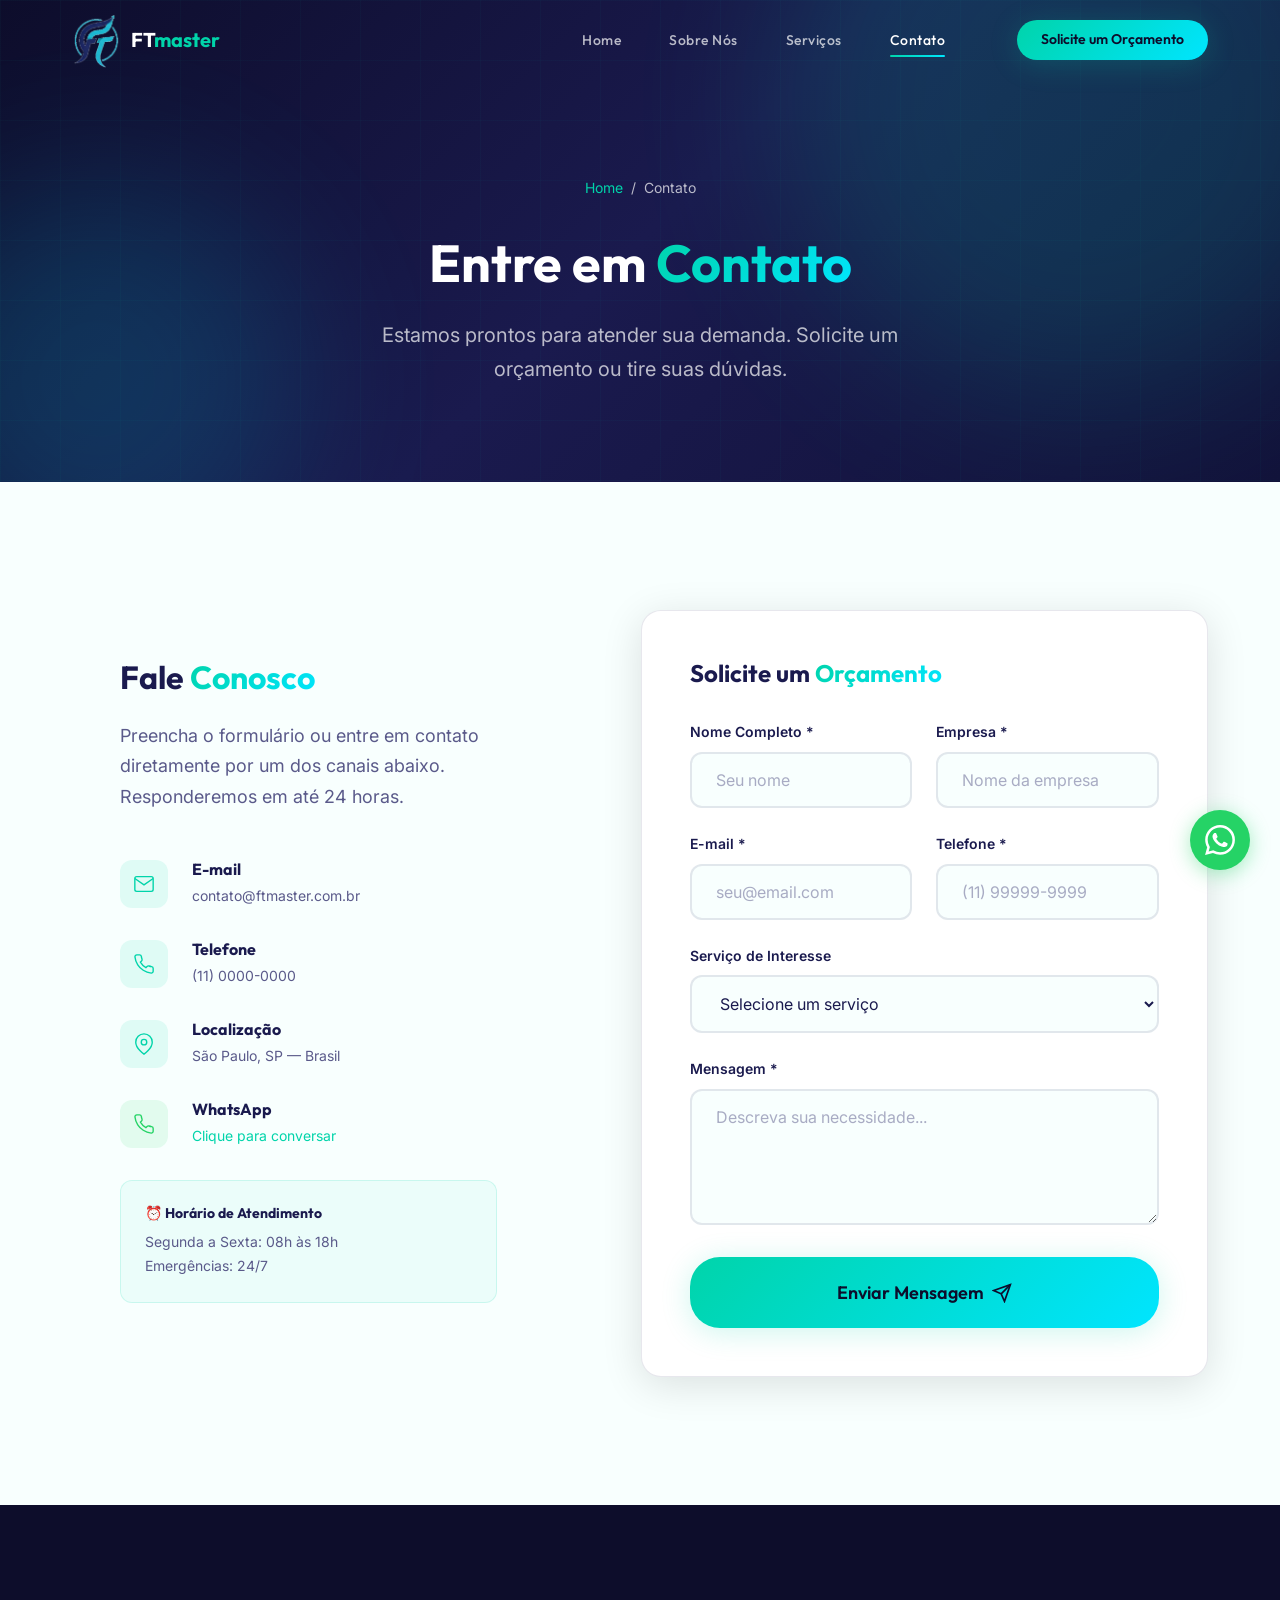
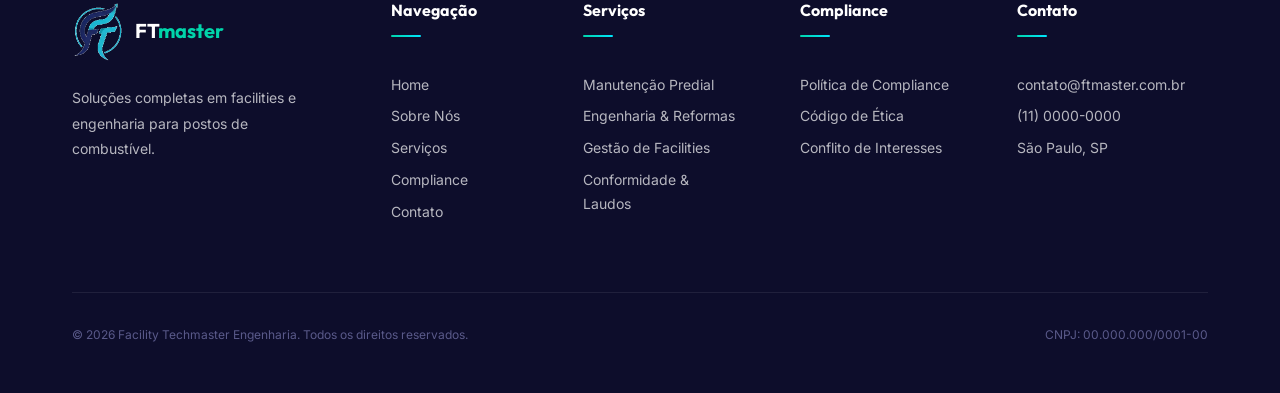
<file: _archive/contato.html>
<!DOCTYPE html>
<html lang="pt-BR">
<head>
  <meta charset="UTF-8">
  <meta name="viewport" content="width=device-width, initial-scale=1.0">
  <meta http-equiv="X-Content-Type-Options" content="nosniff">
  <meta http-equiv="Referrer-Policy" content="strict-origin-when-cross-origin">
  <title>Contato | Facility Techmaster Engenharia</title>
  <meta name="description" content="Entre em contato com a Facility Techmaster Engenharia. Solicite um orçamento para manutenção, engenharia e gestão de facilities para postos de combustível.">
  <link rel="canonical" href="https://ftmaster.com.br/contato">
  <meta property="og:title" content="Contato | Facility Techmaster Engenharia">
  <meta property="og:description" content="Solicite um orçamento para facilities e engenharia de postos de combustível.">
  <meta property="og:type" content="website">
  <link rel="preconnect" href="https://fonts.googleapis.com">
  <link rel="preconnect" href="https://fonts.gstatic.com" crossorigin>
  <link href="https://fonts.googleapis.com/css2?family=Inter:wght@300;400;500;600;700&family=Outfit:wght@400;500;600;700;800&display=swap" rel="stylesheet">
  <link rel="stylesheet" href="styles.css">
</head>
<body>
  <nav class="navbar scrolled" id="navbar">
    <div class="container">
      <a href="index.html" class="navbar__logo" aria-label="FTmaster - Home">
        <img src="assets/logo.png" alt="Logo FTmaster" width="50" height="50">
        <span class="navbar__logo-text">FT<span>master</span></span>
      </a>
      <ul class="navbar__menu" id="nav-menu">
        <li><a href="index.html" class="navbar__link">Home</a></li>
        <li><a href="sobre.html" class="navbar__link">Sobre Nós</a></li>
        <li><a href="servicos.html" class="navbar__link">Serviços</a></li>
        <li><a href="contato.html" class="navbar__link active">Contato</a></li>
        <li><a href="contato.html" class="btn btn--primary btn--sm navbar__cta">Solicite um Orçamento</a></li>
      </ul>
      <div class="navbar__hamburger" id="hamburger" aria-label="Menu" role="button" tabindex="0"><span></span><span></span><span></span></div>
    </div>
    <div class="navbar__overlay" id="nav-overlay"></div>
  </nav>

  <section class="page-hero">
    <div class="page-hero__bg"><div class="hero__bg-circle hero__bg-circle--1"></div><div class="hero__bg-circle hero__bg-circle--2"></div><div class="hero__grid-lines"></div></div>
    <div class="container">
      <nav class="breadcrumb" aria-label="Breadcrumb"><a href="index.html">Home</a><span>/</span><span>Contato</span></nav>
      <h1>Entre em <span class="text-gradient">Contato</span></h1>
      <p>Estamos prontos para atender sua demanda. Solicite um orçamento ou tire suas dúvidas.</p>
    </div>
  </section>

  <section class="section">
    <div class="container">
      <div class="contact-grid">
        <div class="contact-info reveal reveal--left">
          <h3>Fale <span class="text-gradient">Conosco</span></h3>
          <p>Preencha o formulário ou entre em contato diretamente por um dos canais abaixo. Responderemos em até 24 horas.</p>

          <div class="contact-info-item">
            <div class="contact-info-item__icon">
              <svg viewBox="0 0 24 24"><path d="M4 4h16c1.1 0 2 .9 2 2v12c0 1.1-.9 2-2 2H4c-1.1 0-2-.9-2-2V6c0-1.1.9-2 2-2z"/><polyline points="22,6 12,13 2,6"/></svg>
            </div>
            <div>
              <h4>E-mail</h4>
              <p>contato@ftmaster.com.br</p>
            </div>
          </div>

          <div class="contact-info-item">
            <div class="contact-info-item__icon">
              <svg viewBox="0 0 24 24"><path d="M22 16.92v3a2 2 0 0 1-2.18 2 19.79 19.79 0 0 1-8.63-3.07 19.5 19.5 0 0 1-6-6 19.79 19.79 0 0 1-3.07-8.67A2 2 0 0 1 4.11 2h3a2 2 0 0 1 2 1.72c.127.96.361 1.903.7 2.81a2 2 0 0 1-.45 2.11L8.09 9.91a16 16 0 0 0 6 6l1.27-1.27a2 2 0 0 1 2.11-.45c.907.339 1.85.573 2.81.7A2 2 0 0 1 22 16.92z"/></svg>
            </div>
            <div>
              <h4>Telefone</h4>
              <p>(11) 0000-0000</p>
            </div>
          </div>

          <div class="contact-info-item">
            <div class="contact-info-item__icon">
              <svg viewBox="0 0 24 24"><path d="M21 10c0 7-9 13-9 13s-9-6-9-13a9 9 0 0 1 18 0z"/><circle cx="12" cy="10" r="3"/></svg>
            </div>
            <div>
              <h4>Localização</h4>
              <p>São Paulo, SP — Brasil</p>
            </div>
          </div>

          <div class="contact-info-item">
            <div class="contact-info-item__icon" style="background:rgba(37,211,102,0.1)">
              <svg viewBox="0 0 24 24" style="stroke:#25D366"><path d="M22 16.92v3a2 2 0 0 1-2.18 2 19.79 19.79 0 0 1-8.63-3.07 19.5 19.5 0 0 1-6-6 19.79 19.79 0 0 1-3.07-8.67A2 2 0 0 1 4.11 2h3a2 2 0 0 1 2 1.72c.127.96.361 1.903.7 2.81a2 2 0 0 1-.45 2.11L8.09 9.91a16 16 0 0 0 6 6l1.27-1.27a2 2 0 0 1 2.11-.45c.907.339 1.85.573 2.81.7A2 2 0 0 1 22 16.92z"/></svg>
            </div>
            <div>
              <h4>WhatsApp</h4>
              <p><a href="https://wa.me/5511000000000" target="_blank" rel="noopener noreferrer" style="color:var(--primary)">Clique para conversar</a></p>
            </div>
          </div>

          <div style="margin-top:var(--space-xl);padding:var(--space-lg);background:rgba(0,212,170,0.05);border:1px solid rgba(0,212,170,0.15);border-radius:var(--radius-md)">
            <h4 style="font-size:var(--fs-sm);margin-bottom:var(--space-sm)">⏰ Horário de Atendimento</h4>
            <p style="font-size:var(--fs-sm);margin:0;color:var(--text-secondary)">Segunda a Sexta: 08h às 18h<br>Emergências: 24/7</p>
          </div>
        </div>

        <div class="reveal reveal--right">
          <form class="contact-form" id="contact-form" novalidate>
            <h3 style="margin-bottom:var(--space-xl);font-size:var(--fs-xl)">Solicite um <span class="text-gradient">Orçamento</span></h3>
            <div class="form-row">
              <div class="form-group">
                <label for="nome">Nome Completo *</label>
                <input type="text" id="nome" name="nome" placeholder="Seu nome" required>
              </div>
              <div class="form-group">
                <label for="empresa">Empresa *</label>
                <input type="text" id="empresa" name="empresa" placeholder="Nome da empresa" required>
              </div>
            </div>
            <div class="form-row">
              <div class="form-group">
                <label for="email">E-mail *</label>
                <input type="email" id="email" name="email" placeholder="seu@email.com" required>
              </div>
              <div class="form-group">
                <label for="telefone">Telefone *</label>
                <input type="tel" id="telefone" name="telefone" placeholder="(11) 99999-9999" required>
              </div>
            </div>
            <div class="form-group">
              <label for="servico">Serviço de Interesse</label>
              <select id="servico" name="servico">
                <option value="">Selecione um serviço</option>
                <option value="manutencao">Manutenção Predial</option>
                <option value="engenharia">Engenharia & Reformas</option>
                <option value="gestao">Gestão de Facilities</option>
                <option value="conformidade">Conformidade & Laudos</option>
                <option value="outro">Outro</option>
              </select>
            </div>
            <div class="form-group">
              <label for="mensagem">Mensagem *</label>
              <textarea id="mensagem" name="mensagem" placeholder="Descreva sua necessidade..." rows="5" required></textarea>
            </div>
            <button type="submit" class="btn btn--primary btn--lg form-submit">
              Enviar Mensagem
              <svg width="20" height="20" viewBox="0 0 24 24" fill="none" stroke="currentColor" stroke-width="2"><path d="M22 2L11 13"/><path d="M22 2l-7 20-4-9-9-4 20-7z"/></svg>
            </button>
          </form>
        </div>
      </div>
    </div>
  </section>

  <footer class="footer">
    <div class="container">
      <div class="footer-grid">
        <div class="footer-brand">
          <div class="footer-brand__logo"><img src="assets/logo.png" alt="Logo FTmaster" width="45" height="45"><span class="navbar__logo-text">FT<span>master</span></span></div>
          <p>Soluções completas em facilities e engenharia para postos de combustível.</p>
        </div>
        <div class="footer-column"><h4>Navegação</h4><a href="index.html">Home</a><a href="sobre.html">Sobre Nós</a><a href="servicos.html">Serviços</a><a href="compliance.html">Compliance</a><a href="contato.html">Contato</a></div>
        <div class="footer-column"><h4>Serviços</h4><a href="servicos.html#manutencao">Manutenção Predial</a><a href="servicos.html#engenharia">Engenharia & Reformas</a><a href="servicos.html#gestao">Gestão de Facilities</a><a href="servicos.html#conformidade">Conformidade & Laudos</a></div>
        <div class="footer-column"><h4>Compliance</h4><a href="compliance.html#compliance">Política de Compliance</a><a href="compliance.html#etica">Código de Ética</a><a href="compliance.html#conflito">Conflito de Interesses</a></div>
        <div class="footer-column"><h4>Contato</h4><a href="#">contato@ftmaster.com.br</a><a href="#">(11) 0000-0000</a><a href="#">São Paulo, SP</a></div>
      </div>
      <div class="footer-bottom"><p>&copy; 2026 Facility Techmaster Engenharia. Todos os direitos reservados.</p><p>CNPJ: 00.000.000/0001-00</p></div>
    </div>
  </footer>

  <a href="https://wa.me/5511000000000?text=Olá! Gostaria de solicitar um orçamento." class="whatsapp-float" target="_blank" rel="noopener noreferrer" aria-label="WhatsApp">
    <svg viewBox="0 0 24 24"><path d="M17.472 14.382c-.297-.149-1.758-.867-2.03-.967-.273-.099-.471-.148-.67.15-.197.297-.767.966-.94 1.164-.173.199-.347.223-.644.075-.297-.15-1.255-.463-2.39-1.475-.883-.788-1.48-1.761-1.653-2.059-.173-.297-.018-.458.13-.606.134-.133.298-.347.446-.52.149-.174.198-.298.298-.497.099-.198.05-.371-.025-.52-.075-.149-.669-1.612-.916-2.207-.242-.579-.487-.5-.669-.51-.173-.008-.371-.01-.57-.01-.198 0-.52.074-.792.372-.272.297-1.04 1.016-1.04 2.479 0 1.462 1.065 2.875 1.213 3.074.149.198 2.096 3.2 5.077 4.487.709.306 1.262.489 1.694.625.712.227 1.36.195 1.871.118.571-.085 1.758-.719 2.006-1.413.248-.694.248-1.289.173-1.413-.074-.124-.272-.198-.57-.347m-5.421 7.403h-.004a9.87 9.87 0 01-5.031-1.378l-.361-.214-3.741.982.998-3.648-.235-.374a9.86 9.86 0 01-1.51-5.26c.001-5.45 4.436-9.884 9.888-9.884 2.64 0 5.122 1.03 6.988 2.898a9.825 9.825 0 012.893 6.994c-.003 5.45-4.437 9.884-9.885 9.884m8.413-18.297A11.815 11.815 0 0012.05 0C5.495 0 .16 5.335.157 11.892c0 2.096.547 4.142 1.588 5.945L.057 24l6.305-1.654a11.882 11.882 0 005.683 1.448h.005c6.554 0 11.89-5.335 11.893-11.893a11.821 11.821 0 00-3.48-8.413z"/></svg>
    <span class="whatsapp-float__tooltip">Fale Conosco!</span>
  </a>
  <script src="script.js"></script>
</body>
</html>
</file>
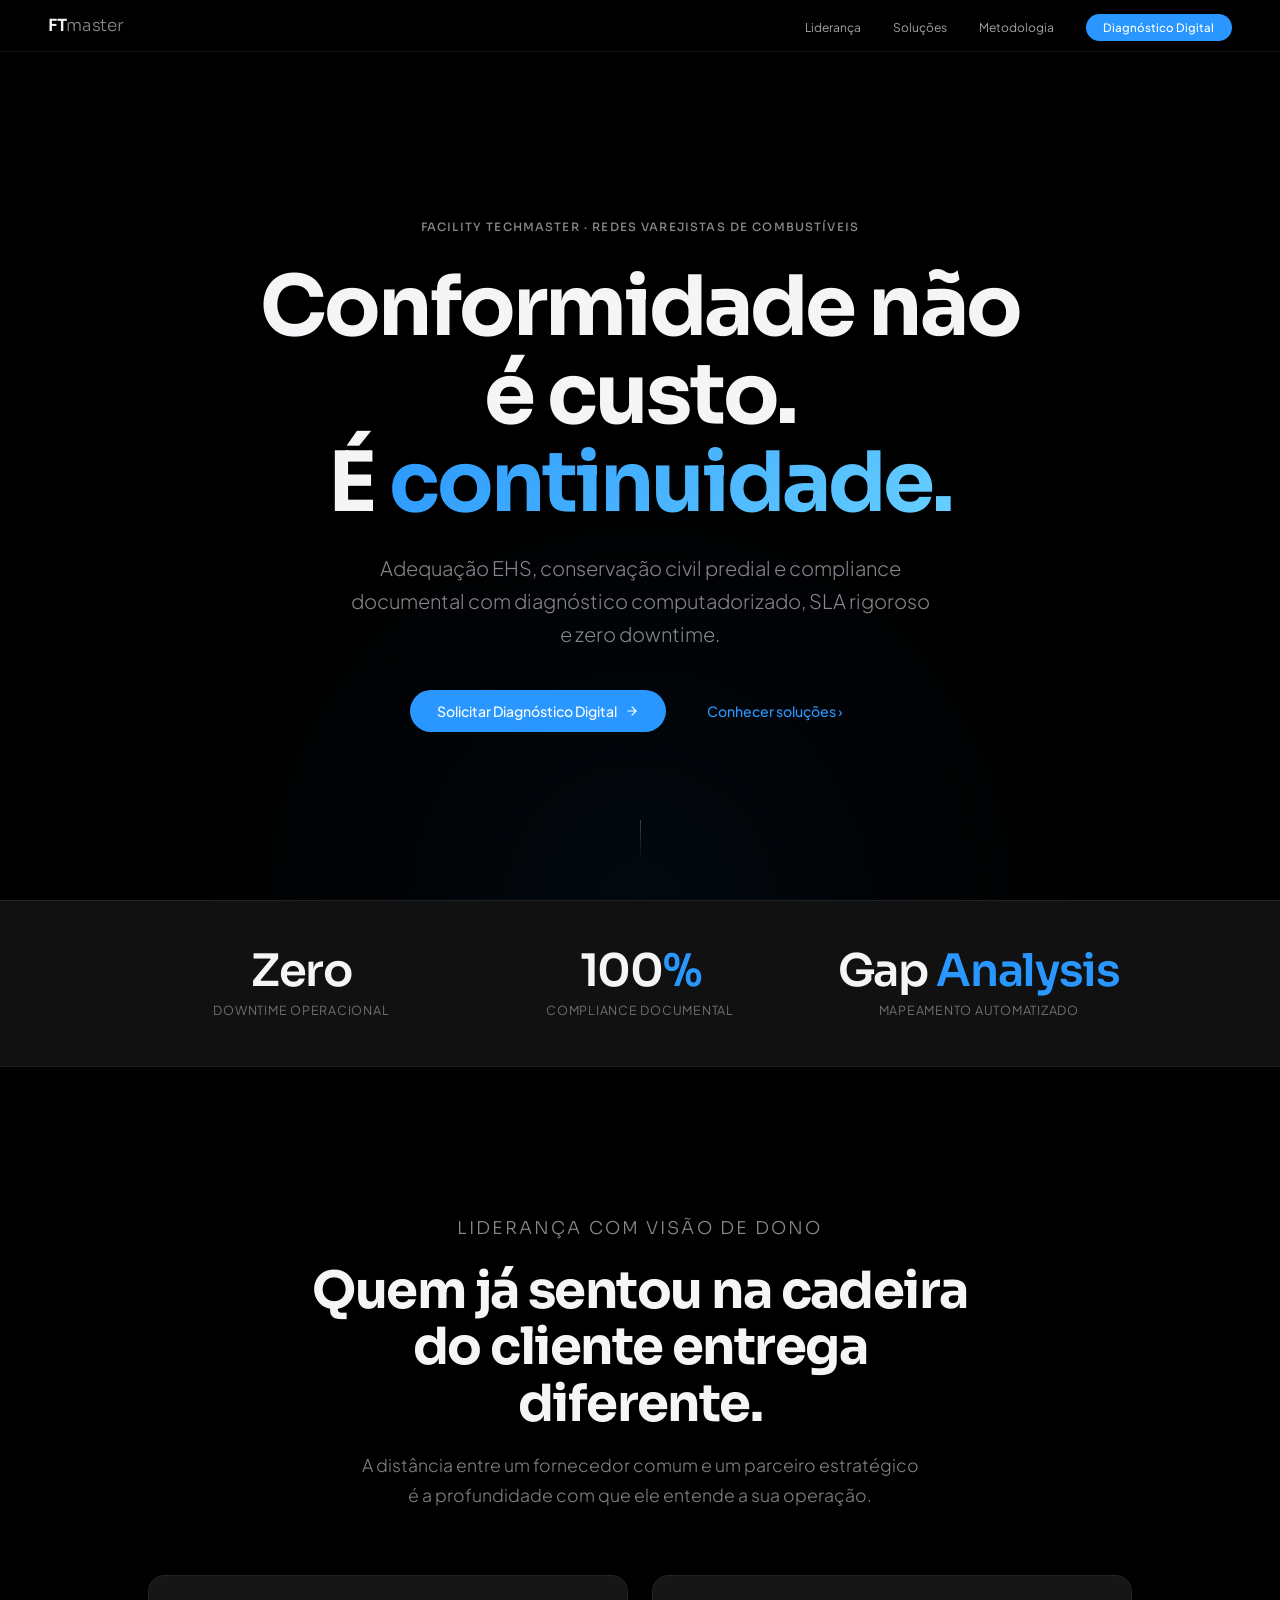
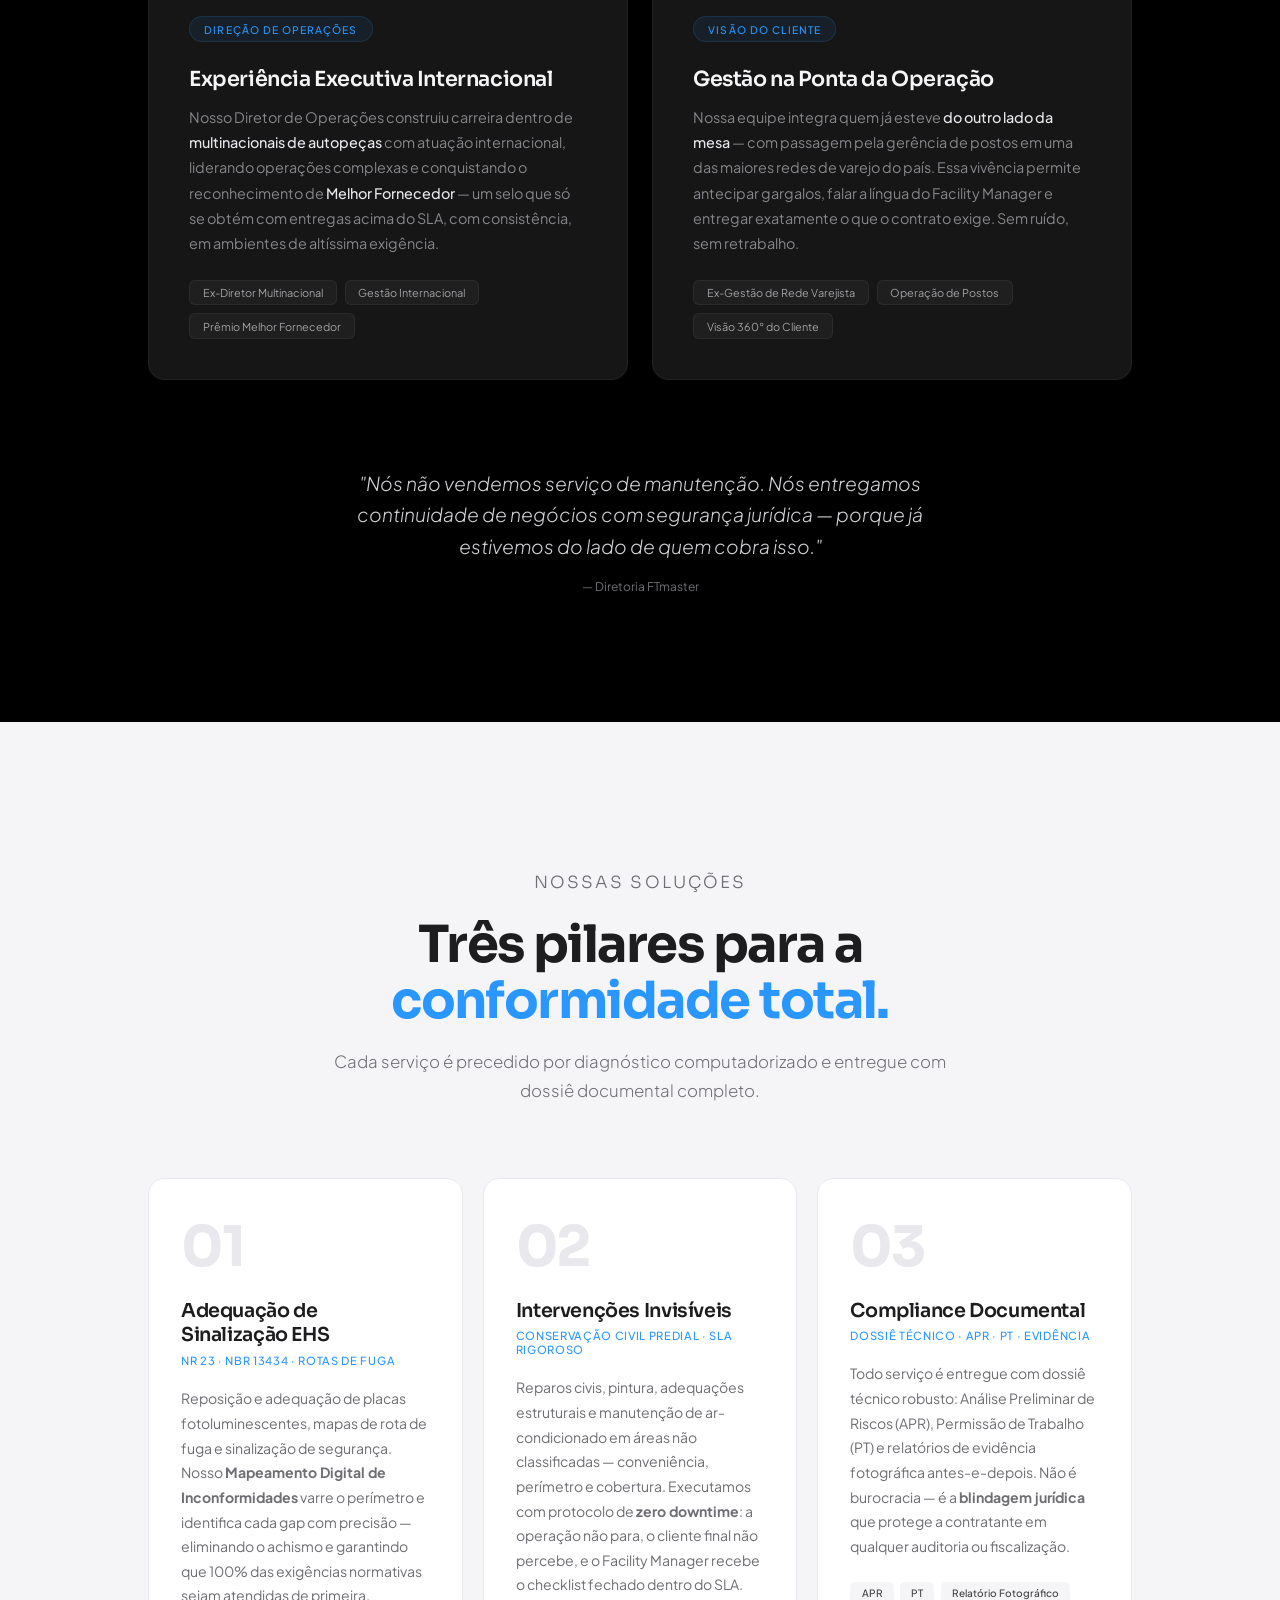
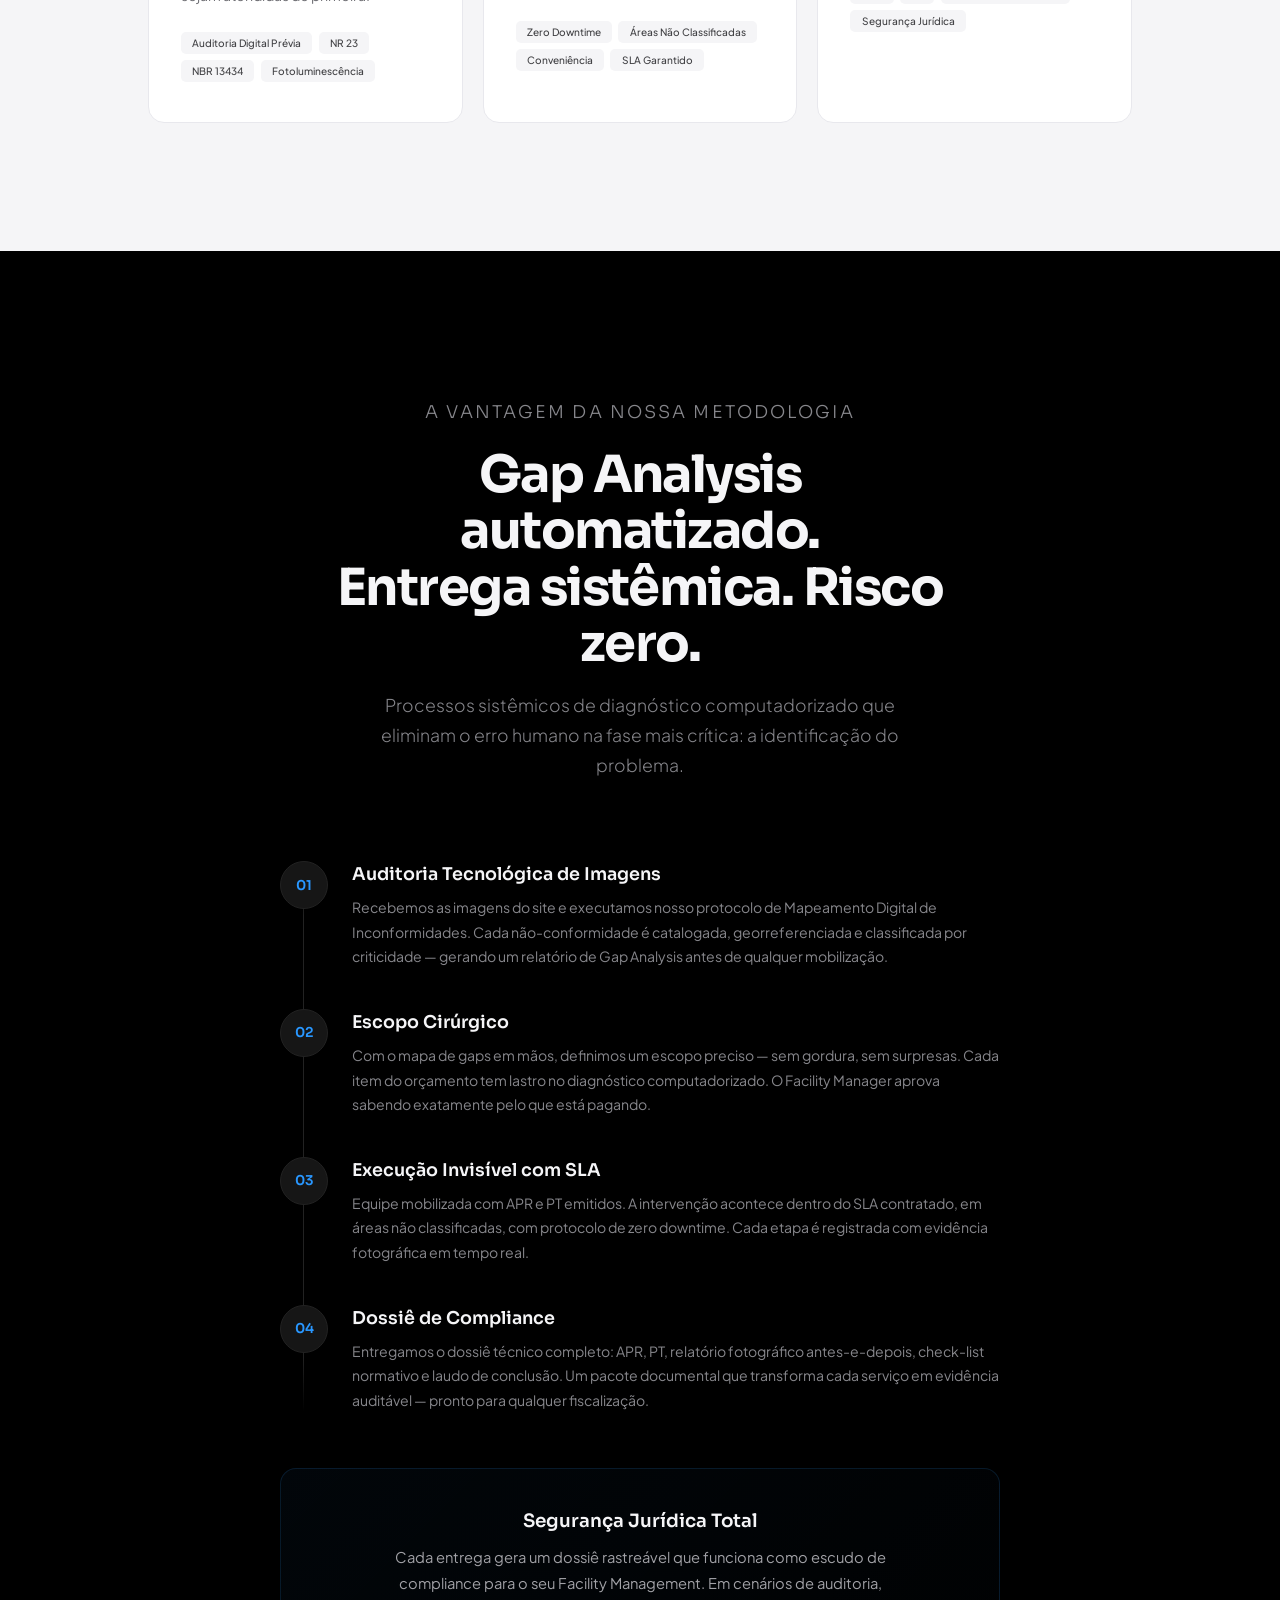
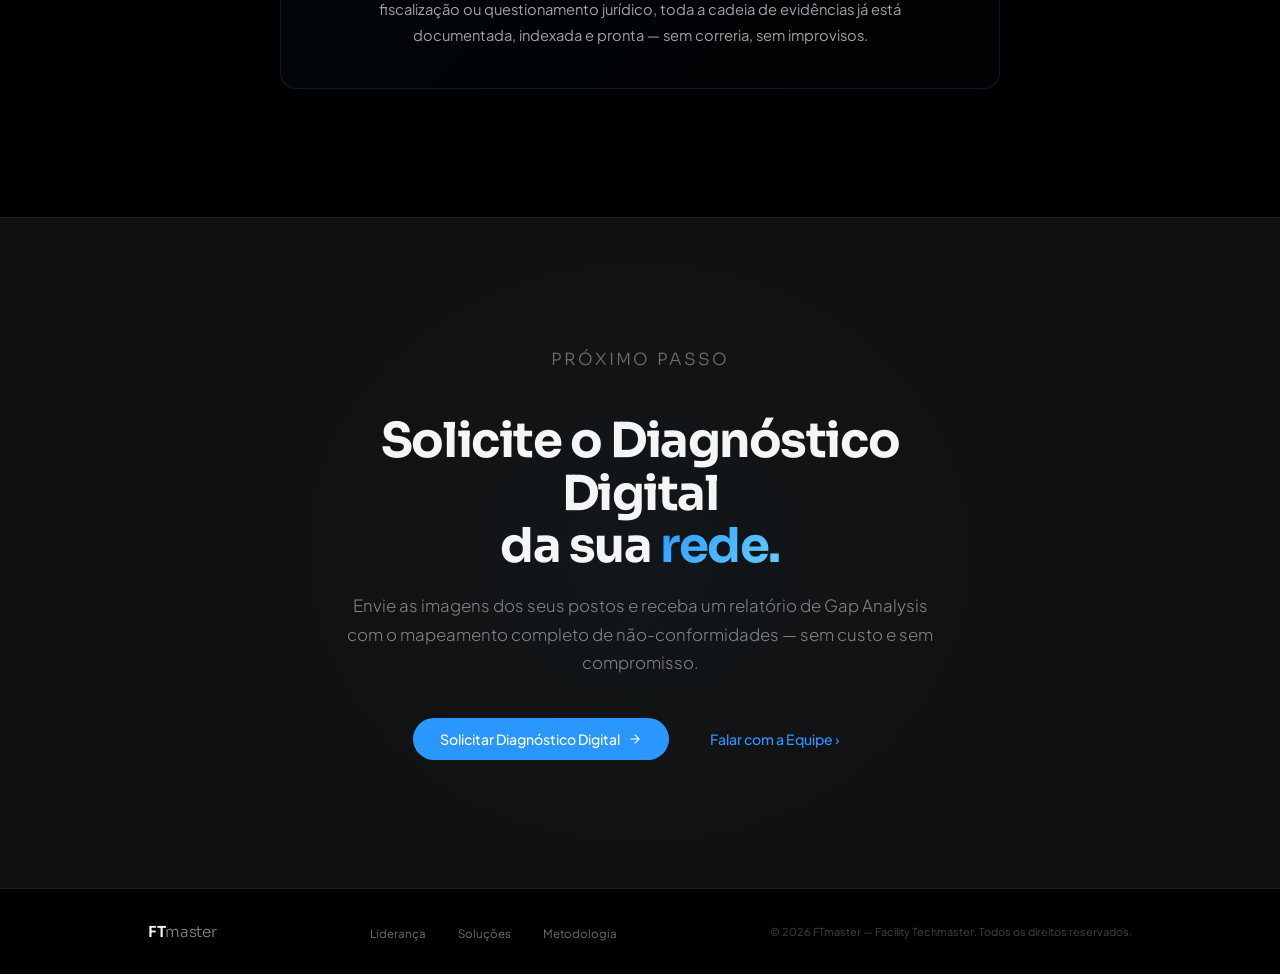
<file: _archive/ftmaster-site proposta 2.html>
<!DOCTYPE html>
<html lang="pt-BR">
<head>
<meta charset="UTF-8">
<meta name="viewport" content="width=device-width, initial-scale=1.0">
<title>FTmaster — Conformidade Operacional para Redes de Postos</title>
<meta name="description" content="Adequação EHS, conservação civil predial e compliance documental para redes varejistas de combustíveis. Diagnóstico computadorizado com zero downtime.">
<link rel="preconnect" href="https://fonts.googleapis.com">
<link rel="preconnect" href="https://fonts.gstatic.com" crossorigin>
<link href="https://fonts.googleapis.com/css2?family=Sora:wght@300;400;500;600;700&family=Plus+Jakarta+Sans:ital,wght@0,300;0,400;0,500;0,600;1,400&display=swap" rel="stylesheet">
<style>
:root {
  --black: #000000;
  --near-black: #1d1d1f;
  --dark-surface: #111111;
  --dark-card: #161616;
  --dark-border: #222222;
  --gray-700: #424245;
  --gray-600: #6e6e73;
  --gray-500: #86868b;
  --gray-400: #a1a1a6;
  --gray-300: #d2d2d7;
  --gray-200: #e8e8ed;
  --gray-100: #f5f5f7;
  --white: #fbfbfd;
  --pure-white: #ffffff;
  --accent: #2997ff;
  --accent-hover: #60b3ff;
  --accent-subtle: rgba(41, 151, 255, 0.08);
  --accent-border: rgba(41, 151, 255, 0.15);
  --font-heading: 'Sora', -apple-system, BlinkMacSystemFont, sans-serif;
  --font-body: 'Plus Jakarta Sans', -apple-system, BlinkMacSystemFont, sans-serif;
  --ease: cubic-bezier(0.25, 0.46, 0.45, 0.94);
  --ease-out: cubic-bezier(0.16, 1, 0.3, 1);
}

*, *::before, *::after { margin: 0; padding: 0; box-sizing: border-box; }
html { scroll-behavior: smooth; }
body {
  font-family: var(--font-body);
  font-weight: 400;
  -webkit-font-smoothing: antialiased;
  overflow-x: hidden;
  background: var(--black);
  color: var(--gray-300);
}
::selection { background: rgba(41, 151, 255, 0.25); color: var(--white); }
img { max-width: 100%; display: block; }
a { text-decoration: none; color: inherit; }
button { cursor: pointer; }

.container {
  max-width: 1080px;
  margin: 0 auto;
  padding: 0 clamp(1.5rem, 4vw, 3rem);
}

/* ANIMATIONS — only when JS adds .js-ready to body */
.js-ready .fade-in {
  opacity: 0;
  transform: translateY(24px);
  transition: opacity 0.8s var(--ease), transform 0.8s var(--ease);
}
.js-ready .fade-in.visible {
  opacity: 1;
  transform: translateY(0);
}
.js-ready .fd1 { transition-delay: 0.06s; }
.js-ready .fd2 { transition-delay: 0.12s; }
.js-ready .fd3 { transition-delay: 0.18s; }
.js-ready .fd4 { transition-delay: 0.24s; }

/* NAV */
nav {
  position: fixed;
  top: 0; width: 100%;
  z-index: 1000;
}
nav .nav-inner {
  height: 52px;
  display: flex;
  align-items: center;
  justify-content: space-between;
  background: rgba(0, 0, 0, 0.82);
  backdrop-filter: saturate(180%) blur(20px);
  -webkit-backdrop-filter: saturate(180%) blur(20px);
  padding: 0 clamp(1.5rem, 4vw, 3rem);
  border-bottom: 0.5px solid rgba(255,255,255,0.06);
}
.logo {
  font-family: var(--font-heading);
  font-weight: 600;
  font-size: 1.05rem;
  color: var(--gray-100);
  letter-spacing: -0.02em;
}
.logo span { font-weight: 300; color: var(--gray-500); }

.nav-links {
  display: flex;
  align-items: center;
  gap: 2rem;
  list-style: none;
}
.nav-links a {
  font-size: 0.75rem;
  font-weight: 400;
  color: var(--gray-400);
  transition: color 0.25s;
}
.nav-links a:hover { color: var(--gray-100); }

.nav-cta {
  font-size: 0.72rem !important;
  font-weight: 500 !important;
  color: var(--pure-white) !important;
  background: var(--accent);
  padding: 0.4rem 1.1rem;
  border-radius: 980px;
  transition: all 0.25s;
}
.nav-cta:hover { background: var(--accent-hover) !important; }

.hamburger {
  display: none;
  background: none;
  border: none;
  flex-direction: column;
  gap: 4.5px;
  padding: 6px;
}
.hamburger span {
  width: 18px; height: 1px;
  background: var(--gray-300);
  border-radius: 1px;
}

/* HERO */
.hero {
  min-height: 100vh;
  display: flex;
  align-items: center;
  justify-content: center;
  text-align: center;
  position: relative;
  background: var(--black);
  overflow: hidden;
  padding-top: 52px;
}
.hero::after {
  content: '';
  position: absolute;
  bottom: 0; left: 50%;
  transform: translateX(-50%);
  width: 70%; height: 50%;
  background: radial-gradient(ellipse at center bottom, rgba(41, 151, 255, 0.06), transparent 70%);
  pointer-events: none;
}
.hero-content {
  position: relative;
  z-index: 1;
  max-width: 820px;
  padding: 0 1.5rem;
}
.hero-eyebrow {
  font-family: var(--font-heading);
  font-size: 0.72rem;
  font-weight: 500;
  letter-spacing: 0.1em;
  text-transform: uppercase;
  color: var(--gray-500);
  margin-bottom: 1.8rem;
  animation: fadeUp 0.7s var(--ease-out) both;
}
.hero h1 {
  font-family: var(--font-heading);
  font-size: clamp(2.8rem, 7vw, 5.2rem);
  font-weight: 700;
  color: var(--gray-100);
  line-height: 1.06;
  letter-spacing: -0.035em;
  margin-bottom: 1.5rem;
  animation: fadeUp 0.7s 0.08s var(--ease-out) both;
}
.gradient-text {
  background: linear-gradient(135deg, var(--accent), #68d0ff);
  -webkit-background-clip: text;
  -webkit-text-fill-color: transparent;
  background-clip: text;
}
.hero-sub {
  font-size: clamp(1rem, 2vw, 1.25rem);
  font-weight: 300;
  color: var(--gray-500);
  line-height: 1.65;
  max-width: 580px;
  margin: 0 auto 2.5rem;
  animation: fadeUp 0.7s 0.16s var(--ease-out) both;
}
.hero-actions {
  display: flex;
  justify-content: center;
  gap: 0.85rem;
  flex-wrap: wrap;
  animation: fadeUp 0.7s 0.24s var(--ease-out) both;
}

.btn-fill {
  display: inline-flex;
  align-items: center;
  gap: 0.45rem;
  font-family: var(--font-body);
  font-size: 0.88rem;
  font-weight: 500;
  color: var(--pure-white);
  background: var(--accent);
  border: none;
  padding: 0.75rem 1.7rem;
  border-radius: 980px;
  transition: all 0.3s var(--ease);
}
.btn-fill:hover {
  background: var(--accent-hover);
  transform: scale(1.03);
}
.btn-fill svg { width: 14px; height: 14px; transition: transform 0.3s; }
.btn-fill:hover svg { transform: translateX(2px); }

.btn-ghost {
  display: inline-flex;
  align-items: center;
  gap: 0.45rem;
  font-family: var(--font-body);
  font-size: 0.88rem;
  font-weight: 500;
  color: var(--accent);
  background: transparent;
  border: none;
  padding: 0.75rem 1.7rem;
  border-radius: 980px;
  transition: all 0.25s;
}
.btn-ghost:hover { color: var(--accent-hover); }

.hero-scroll {
  position: absolute;
  bottom: 2.5rem;
  left: 50%;
  transform: translateX(-50%);
  animation: fadeUp 0.7s 0.5s var(--ease-out) both;
}
.hero-scroll span {
  display: block;
  width: 1px; height: 40px;
  background: linear-gradient(to bottom, var(--gray-700), transparent);
  margin: 0 auto;
  animation: scrollPulse 2s ease infinite;
}
@keyframes scrollPulse {
  0% { opacity: 0.6; transform: scaleY(1); }
  50% { opacity: 0.2; transform: scaleY(0.6); }
  100% { opacity: 0.6; transform: scaleY(1); }
}
@keyframes fadeUp {
  from { opacity: 0; transform: translateY(20px); }
  to { opacity: 1; transform: translateY(0); }
}

/* METRICS */
.metrics-bar {
  background: var(--dark-surface);
  border-top: 0.5px solid var(--dark-border);
  border-bottom: 0.5px solid var(--dark-border);
  padding: 3rem 0;
}
.metrics-grid {
  display: grid;
  grid-template-columns: repeat(3, 1fr);
  gap: 2rem;
  text-align: center;
}
.metric h3 {
  font-family: var(--font-heading);
  font-size: clamp(1.8rem, 3.5vw, 2.8rem);
  font-weight: 600;
  color: var(--gray-100);
  letter-spacing: -0.03em;
  line-height: 1;
  margin-bottom: 0.5rem;
}
.metric h3 span { color: var(--accent); }
.metric p {
  font-size: 0.78rem;
  font-weight: 400;
  color: var(--gray-600);
  text-transform: uppercase;
  letter-spacing: 0.06em;
}

/* SECTION DARK */
.section-dark {
  background: var(--black);
  color: var(--gray-300);
  padding: clamp(5rem, 10vw, 8rem) 0;
}
.section-dark h2 {
  font-family: var(--font-heading);
  font-size: clamp(2rem, 4.5vw, 3.2rem);
  font-weight: 700;
  color: var(--gray-100);
  letter-spacing: -0.03em;
  line-height: 1.1;
}

/* SECTION LIGHT */
.section-light {
  background: var(--gray-100);
  color: var(--near-black);
  padding: clamp(5rem, 10vw, 8rem) 0;
}
.section-light h2 {
  font-family: var(--font-heading);
  font-size: clamp(2rem, 4.5vw, 3.2rem);
  font-weight: 700;
  color: var(--near-black);
  letter-spacing: -0.03em;
  line-height: 1.1;
}
.section-light p { color: var(--gray-600); }
.accent-text { color: var(--accent); }

/* LEADERSHIP */
.leadership-header {
  text-align: center;
  max-width: 680px;
  margin: 0 auto 4rem;
}
.overline {
  font-family: var(--font-heading);
  font-size: 0.68rem;
  font-weight: 500;
  letter-spacing: 0.12em;
  text-transform: uppercase;
  color: var(--accent);
  margin-bottom: 1.2rem;
}
.leadership-header p {
  font-size: 1.1rem;
  font-weight: 300;
  line-height: 1.7;
  color: var(--gray-500);
  margin-top: 1.2rem;
  max-width: 560px;
  margin-left: auto;
  margin-right: auto;
}

.leaders-row {
  display: grid;
  grid-template-columns: 1fr 1fr;
  gap: 1.5rem;
  margin-bottom: 3rem;
}

.leader-card {
  background: var(--dark-card);
  border: 0.5px solid var(--dark-border);
  border-radius: 16px;
  padding: 2.5rem;
  transition: all 0.4s var(--ease);
}
.leader-card:hover {
  border-color: rgba(41, 151, 255, 0.15);
  transform: translateY(-2px);
}
.leader-tag {
  display: inline-block;
  font-size: 0.65rem;
  font-weight: 500;
  letter-spacing: 0.1em;
  text-transform: uppercase;
  color: var(--accent);
  background: var(--accent-subtle);
  border: 0.5px solid var(--accent-border);
  padding: 0.35rem 0.9rem;
  border-radius: 980px;
  margin-bottom: 1.5rem;
}
.leader-card h3 {
  font-family: var(--font-heading);
  font-size: 1.3rem;
  font-weight: 600;
  color: var(--gray-100);
  letter-spacing: -0.02em;
  margin-bottom: 0.8rem;
}
.leader-card p {
  font-size: 0.9rem;
  line-height: 1.75;
  color: var(--gray-500);
}
.leader-card strong { color: var(--gray-200); font-weight: 500; }

.leader-creds {
  display: flex;
  flex-wrap: wrap;
  gap: 0.5rem;
  margin-top: 1.5rem;
}
.leader-creds span {
  font-size: 0.68rem;
  color: var(--gray-400);
  background: rgba(255,255,255,0.04);
  padding: 0.32rem 0.8rem;
  border-radius: 6px;
  border: 0.5px solid rgba(255,255,255,0.06);
}

.leadership-quote {
  text-align: center;
  max-width: 640px;
  margin: 0 auto;
  padding: 2.5rem 0 0;
}
.leadership-quote blockquote {
  font-size: 1.2rem;
  font-weight: 300;
  font-style: italic;
  color: var(--gray-300);
  line-height: 1.65;
}
.leadership-quote cite {
  display: block;
  font-style: normal;
  font-size: 0.75rem;
  color: var(--gray-600);
  margin-top: 1rem;
}

/* SOLUTIONS */
.solutions-header {
  text-align: center;
  max-width: 640px;
  margin: 0 auto 4.5rem;
}
.solutions-header p {
  font-size: 1.05rem;
  font-weight: 300;
  line-height: 1.7;
  margin-top: 1.2rem;
}

.solutions-grid {
  display: grid;
  grid-template-columns: repeat(3, 1fr);
  gap: 1.25rem;
}

.sol-card {
  background: var(--pure-white);
  border-radius: 16px;
  padding: 2.5rem 2rem;
  border: 0.5px solid var(--gray-200);
  transition: all 0.4s var(--ease);
}
.sol-card:hover {
  transform: translateY(-3px);
  box-shadow: 0 12px 40px rgba(0,0,0,0.06);
}
.sol-num {
  font-family: var(--font-heading);
  font-size: 3.5rem;
  font-weight: 700;
  line-height: 1;
  color: var(--gray-200);
  letter-spacing: -0.04em;
  margin-bottom: 1.5rem;
}
.sol-card h3 {
  font-family: var(--font-heading);
  font-size: 1.2rem;
  font-weight: 600;
  color: var(--near-black);
  letter-spacing: -0.02em;
  margin-bottom: 0.3rem;
  line-height: 1.3;
}
.sol-sub {
  font-size: 0.7rem;
  font-weight: 500;
  letter-spacing: 0.06em;
  text-transform: uppercase;
  color: var(--accent);
  margin-bottom: 1.2rem;
}
.sol-card p {
  font-size: 0.88rem;
  line-height: 1.75;
}
.sol-tags {
  display: flex;
  flex-wrap: wrap;
  gap: 0.4rem;
  margin-top: 1.5rem;
}
.sol-tags span {
  font-size: 0.63rem;
  font-weight: 500;
  color: var(--gray-700);
  background: var(--gray-100);
  padding: 0.3rem 0.7rem;
  border-radius: 5px;
}

/* METHODOLOGY */
.method-header {
  text-align: center;
  max-width: 680px;
  margin: 0 auto 5rem;
}
.method-header p {
  font-size: 1.1rem;
  font-weight: 300;
  line-height: 1.7;
  color: var(--gray-500);
  margin-top: 1.2rem;
  max-width: 540px;
  margin-left: auto;
  margin-right: auto;
}

.method-timeline {
  max-width: 720px;
  margin: 0 auto;
  position: relative;
}
.method-timeline::before {
  content: '';
  position: absolute;
  left: 23px; top: 0; bottom: 0;
  width: 1px;
  background: linear-gradient(to bottom, transparent, var(--dark-border) 10%, var(--dark-border) 90%, transparent);
}

.m-step {
  display: grid;
  grid-template-columns: 48px 1fr;
  gap: 1.5rem;
  margin-bottom: 2.5rem;
  align-items: start;
}
.m-step-dot {
  width: 48px; height: 48px;
  border-radius: 50%;
  background: var(--dark-card);
  border: 0.5px solid var(--dark-border);
  display: flex;
  align-items: center;
  justify-content: center;
  font-family: var(--font-heading);
  font-size: 0.85rem;
  font-weight: 600;
  color: var(--accent);
  position: relative;
  z-index: 1;
  transition: all 0.35s;
}
.m-step:hover .m-step-dot {
  border-color: var(--accent);
  box-shadow: 0 0 0 4px var(--accent-subtle);
}
.m-step-content h3 {
  font-family: var(--font-heading);
  font-size: 1.1rem;
  font-weight: 600;
  color: var(--gray-100);
  margin-bottom: 0.6rem;
  padding-top: 0.15rem;
}
.m-step-content p {
  font-size: 0.88rem;
  line-height: 1.75;
  color: var(--gray-500);
}

.advantage-card {
  max-width: 720px;
  margin: 3.5rem auto 0;
  background: linear-gradient(135deg, rgba(41, 151, 255, 0.04), rgba(41, 151, 255, 0.01));
  border: 0.5px solid var(--accent-border);
  border-radius: 16px;
  padding: 2.5rem;
  text-align: center;
}
.advantage-card h4 {
  font-family: var(--font-heading);
  font-size: 1.15rem;
  font-weight: 600;
  color: var(--gray-100);
  margin-bottom: 0.8rem;
}
.advantage-card p {
  font-size: 0.92rem;
  line-height: 1.75;
  color: var(--gray-400);
  max-width: 560px;
  margin: 0 auto;
}

/* CTA */
.cta-section {
  background: var(--dark-surface);
  padding: clamp(5rem, 10vw, 8rem) 0;
  text-align: center;
  position: relative;
  border-top: 0.5px solid var(--dark-border);
}
.cta-section::before {
  content: '';
  position: absolute;
  top: 0; left: 50%;
  transform: translateX(-50%);
  width: 60%; height: 100%;
  background: radial-gradient(ellipse at center, rgba(41, 151, 255, 0.04), transparent 70%);
  pointer-events: none;
}
.cta-inner {
  position: relative;
  z-index: 1;
  max-width: 600px;
  margin: 0 auto;
}
.cta-inner .overline { color: var(--gray-600); }
.cta-inner h2 {
  font-family: var(--font-heading);
  font-size: clamp(2rem, 4vw, 3rem);
  font-weight: 700;
  color: var(--gray-100);
  letter-spacing: -0.03em;
  line-height: 1.1;
  margin-bottom: 1.2rem;
}
.cta-inner p {
  font-size: 1.05rem;
  font-weight: 300;
  line-height: 1.7;
  color: var(--gray-500);
  margin-bottom: 2.5rem;
}
.cta-actions {
  display: flex;
  justify-content: center;
  gap: 0.85rem;
  flex-wrap: wrap;
}

/* FOOTER */
footer {
  background: var(--black);
  padding: 2rem 0;
  border-top: 0.5px solid var(--dark-border);
}
footer .container {
  display: flex;
  align-items: center;
  justify-content: space-between;
  flex-wrap: wrap;
  gap: 1rem;
}
footer .logo { font-size: 0.95rem; }
.footer-links {
  display: flex;
  gap: 2rem;
  list-style: none;
}
.footer-links a {
  font-size: 0.72rem;
  color: var(--gray-600);
  transition: color 0.25s;
}
.footer-links a:hover { color: var(--gray-400); }
.footer-copy { font-size: 0.68rem; color: var(--gray-700); }

/* MOBILE MENU */
.mobile-overlay {
  display: none;
  position: fixed;
  inset: 0;
  z-index: 9999;
  background: rgba(0,0,0,0.96);
  backdrop-filter: blur(24px);
  flex-direction: column;
  align-items: center;
  justify-content: center;
  gap: 1.8rem;
  opacity: 0;
  pointer-events: none;
  transition: opacity 0.35s;
}
.mobile-overlay.open { opacity: 1; pointer-events: all; }
.mobile-overlay a {
  font-family: var(--font-heading);
  font-size: 1.4rem;
  font-weight: 600;
  color: var(--gray-200);
  transition: color 0.25s;
}
.mobile-overlay a:hover { color: var(--accent); }
.mobile-overlay .close-btn {
  position: absolute;
  top: 1rem; right: 1.5rem;
  background: none; border: none;
  color: var(--gray-500);
  font-size: 2rem;
  line-height: 1;
}

/* RESPONSIVE */
@media (max-width: 960px) {
  .leaders-row { grid-template-columns: 1fr; max-width: 540px; margin-left: auto; margin-right: auto; }
  .solutions-grid { grid-template-columns: 1fr; max-width: 480px; margin-left: auto; margin-right: auto; }
}
@media (max-width: 768px) {
  .nav-links { display: none; }
  .hamburger { display: flex; }
  .mobile-overlay { display: flex; }
  .metrics-grid { grid-template-columns: 1fr; gap: 1.5rem; }
  footer .container { flex-direction: column; text-align: center; gap: 0.8rem; }
}
@media (max-width: 480px) {
  .hero-actions, .cta-actions { flex-direction: column; align-items: center; }
}
</style>
</head>
<body>

<!-- NAV -->
<nav>
  <div class="nav-inner">
    <a href="#" class="logo">FT<span>master</span></a>
    <ul class="nav-links">
      <li><a href="#lideranca">Liderança</a></li>
      <li><a href="#solucoes">Soluções</a></li>
      <li><a href="#metodologia">Metodologia</a></li>
      <li><a href="#contato" class="nav-cta">Diagnóstico Digital</a></li>
    </ul>
    <button class="hamburger" onclick="toggleMenu()" aria-label="Menu">
      <span></span><span></span><span></span>
    </button>
  </div>
</nav>

<div class="mobile-overlay" id="mobileMenu">
  <button class="close-btn" onclick="toggleMenu()">&times;</button>
  <a href="#lideranca" onclick="toggleMenu()">Liderança</a>
  <a href="#solucoes" onclick="toggleMenu()">Soluções</a>
  <a href="#metodologia" onclick="toggleMenu()">Metodologia</a>
  <a href="#contato" onclick="toggleMenu()">Diagnóstico Digital</a>
</div>

<!-- HERO -->
<section class="hero">
  <div class="hero-content">
    <p class="hero-eyebrow">Facility Techmaster · Redes Varejistas de Combustíveis</p>
    <h1>Conformidade não é custo.<br>É <span class="gradient-text">continuidade.</span></h1>
    <p class="hero-sub">Adequação EHS, conservação civil predial e compliance documental com diagnóstico computadorizado, SLA rigoroso e zero downtime.</p>
    <div class="hero-actions">
      <a href="#contato" class="btn-fill">
        Solicitar Diagnóstico Digital
        <svg viewBox="0 0 24 24" fill="none" stroke="currentColor" stroke-width="2" stroke-linecap="round"><path d="M5 12h14M12 5l7 7-7 7"/></svg>
      </a>
      <a href="#solucoes" class="btn-ghost">Conhecer soluções ›</a>
    </div>
  </div>
  <div class="hero-scroll"><span></span></div>
</section>

<!-- METRICS -->
<div class="metrics-bar">
  <div class="container">
    <div class="metrics-grid fade-in">
      <div class="metric">
        <h3>Zero</h3>
        <p>Downtime Operacional</p>
      </div>
      <div class="metric">
        <h3>100<span>%</span></h3>
        <p>Compliance Documental</p>
      </div>
      <div class="metric">
        <h3>Gap <span>Analysis</span></h3>
        <p>Mapeamento Automatizado</p>
      </div>
    </div>
  </div>
</div>

<!-- LEADERSHIP -->
<section class="section-dark" id="lideranca">
  <div class="container">
    <div class="leadership-header fade-in">
      <p class="overline">Liderança com Visão de Dono</p>
      <h2>Quem já sentou na cadeira<br>do cliente entrega diferente.</h2>
      <p>A distância entre um fornecedor comum e um parceiro estratégico é a profundidade com que ele entende a sua operação.</p>
    </div>

    <div class="leaders-row">
      <div class="leader-card fade-in fd1">
        <span class="leader-tag">Direção de Operações</span>
        <h3>Experiência Executiva Internacional</h3>
        <p>Nosso Diretor de Operações construiu carreira dentro de <strong>multinacionais de autopeças</strong> com atuação internacional, liderando operações complexas e conquistando o reconhecimento de <strong>Melhor Fornecedor</strong> — um selo que só se obtém com entregas acima do SLA, com consistência, em ambientes de altíssima exigência.</p>
        <div class="leader-creds">
          <span>Ex-Diretor Multinacional</span>
          <span>Gestão Internacional</span>
          <span>Prêmio Melhor Fornecedor</span>
        </div>
      </div>

      <div class="leader-card fade-in fd2">
        <span class="leader-tag">Visão do Cliente</span>
        <h3>Gestão na Ponta da Operação</h3>
        <p>Nossa equipe integra quem já esteve <strong>do outro lado da mesa</strong> — com passagem pela gerência de postos em uma das maiores redes de varejo do país. Essa vivência permite antecipar gargalos, falar a língua do Facility Manager e entregar exatamente o que o contrato exige. Sem ruído, sem retrabalho.</p>
        <div class="leader-creds">
          <span>Ex-Gestão de Rede Varejista</span>
          <span>Operação de Postos</span>
          <span>Visão 360° do Cliente</span>
        </div>
      </div>
    </div>

    <div class="leadership-quote fade-in">
      <blockquote>"Nós não vendemos serviço de manutenção. Nós entregamos continuidade de negócios com segurança jurídica — porque já estivemos do lado de quem cobra isso."</blockquote>
      <cite>— Diretoria FTmaster</cite>
    </div>
  </div>
</section>

<!-- SOLUTIONS -->
<section class="section-light" id="solucoes">
  <div class="container">
    <div class="solutions-header fade-in">
      <p class="overline">Nossas Soluções</p>
      <h2>Três pilares para a<br><span class="accent-text">conformidade total.</span></h2>
      <p>Cada serviço é precedido por diagnóstico computadorizado e entregue com dossiê documental completo.</p>
    </div>

    <div class="solutions-grid">
      <div class="sol-card fade-in fd1">
        <div class="sol-num">01</div>
        <h3>Adequação de Sinalização&nbsp;EHS</h3>
        <div class="sol-sub">NR 23 · NBR 13434 · Rotas de Fuga</div>
        <p>Reposição e adequação de placas fotoluminescentes, mapas de rota de fuga e sinalização de segurança. Nosso <strong>Mapeamento Digital de Inconformidades</strong> varre o perímetro e identifica cada gap com precisão — eliminando o achismo e garantindo que 100% das exigências normativas sejam atendidas de primeira.</p>
        <div class="sol-tags">
          <span>Auditoria Digital Prévia</span>
          <span>NR 23</span>
          <span>NBR 13434</span>
          <span>Fotoluminescência</span>
        </div>
      </div>

      <div class="sol-card fade-in fd2">
        <div class="sol-num">02</div>
        <h3>Intervenções Invisíveis</h3>
        <div class="sol-sub">Conservação Civil Predial · SLA Rigoroso</div>
        <p>Reparos civis, pintura, adequações estruturais e manutenção de ar-condicionado em áreas não classificadas — conveniência, perímetro e cobertura. Executamos com protocolo de <strong>zero downtime</strong>: a operação não para, o cliente final não percebe, e o Facility Manager recebe o checklist fechado dentro do SLA.</p>
        <div class="sol-tags">
          <span>Zero Downtime</span>
          <span>Áreas Não Classificadas</span>
          <span>Conveniência</span>
          <span>SLA Garantido</span>
        </div>
      </div>

      <div class="sol-card fade-in fd3">
        <div class="sol-num">03</div>
        <h3>Compliance Documental</h3>
        <div class="sol-sub">Dossiê Técnico · APR · PT · Evidência</div>
        <p>Todo serviço é entregue com dossiê técnico robusto: Análise Preliminar de Riscos (APR), Permissão de Trabalho (PT) e relatórios de evidência fotográfica antes-e-depois. Não é burocracia — é a <strong>blindagem jurídica</strong> que protege a contratante em qualquer auditoria ou fiscalização.</p>
        <div class="sol-tags">
          <span>APR</span>
          <span>PT</span>
          <span>Relatório Fotográfico</span>
          <span>Segurança Jurídica</span>
        </div>
      </div>
    </div>
  </div>
</section>

<!-- METHODOLOGY -->
<section class="section-dark" id="metodologia">
  <div class="container">
    <div class="method-header fade-in">
      <p class="overline">A Vantagem da Nossa Metodologia</p>
      <h2>Gap Analysis automatizado.<br>Entrega sistêmica. Risco zero.</h2>
      <p>Processos sistêmicos de diagnóstico computadorizado que eliminam o erro humano na fase mais crítica: a identificação do problema.</p>
    </div>

    <div class="method-timeline">
      <div class="m-step fade-in fd1">
        <div class="m-step-dot">01</div>
        <div class="m-step-content">
          <h3>Auditoria Tecnológica de Imagens</h3>
          <p>Recebemos as imagens do site e executamos nosso protocolo de Mapeamento Digital de Inconformidades. Cada não-conformidade é catalogada, georreferenciada e classificada por criticidade — gerando um relatório de Gap Analysis antes de qualquer mobilização.</p>
        </div>
      </div>

      <div class="m-step fade-in fd2">
        <div class="m-step-dot">02</div>
        <div class="m-step-content">
          <h3>Escopo Cirúrgico</h3>
          <p>Com o mapa de gaps em mãos, definimos um escopo preciso — sem gordura, sem surpresas. Cada item do orçamento tem lastro no diagnóstico computadorizado. O Facility Manager aprova sabendo exatamente pelo que está pagando.</p>
        </div>
      </div>

      <div class="m-step fade-in fd3">
        <div class="m-step-dot">03</div>
        <div class="m-step-content">
          <h3>Execução Invisível com SLA</h3>
          <p>Equipe mobilizada com APR e PT emitidos. A intervenção acontece dentro do SLA contratado, em áreas não classificadas, com protocolo de zero downtime. Cada etapa é registrada com evidência fotográfica em tempo real.</p>
        </div>
      </div>

      <div class="m-step fade-in fd4">
        <div class="m-step-dot">04</div>
        <div class="m-step-content">
          <h3>Dossiê de Compliance</h3>
          <p>Entregamos o dossiê técnico completo: APR, PT, relatório fotográfico antes-e-depois, check-list normativo e laudo de conclusão. Um pacote documental que transforma cada serviço em evidência auditável — pronto para qualquer fiscalização.</p>
        </div>
      </div>
    </div>

    <div class="advantage-card fade-in">
      <h4>Segurança Jurídica Total</h4>
      <p>Cada entrega gera um dossiê rastreável que funciona como escudo de compliance para o seu Facility Management. Em cenários de auditoria, fiscalização ou questionamento jurídico, toda a cadeia de evidências já está documentada, indexada e pronta — sem correria, sem improvisos.</p>
    </div>
  </div>
</section>

<!-- CTA -->
<section class="cta-section" id="contato">
  <div class="cta-inner fade-in">
    <p class="overline">Próximo passo</p>
    <h2>Solicite o Diagnóstico Digital<br>da sua <span class="gradient-text">rede.</span></h2>
    <p>Envie as imagens dos seus postos e receba um relatório de Gap Analysis com o mapeamento completo de não-conformidades — sem custo e sem compromisso.</p>
    <div class="cta-actions">
      <a href="mailto:contato@ftmaster.com.br" class="btn-fill">
        Solicitar Diagnóstico Digital
        <svg viewBox="0 0 24 24" fill="none" stroke="currentColor" stroke-width="2" stroke-linecap="round" width="14" height="14"><path d="M5 12h14M12 5l7 7-7 7"/></svg>
      </a>
      <a href="https://wa.me/5511999999999" target="_blank" class="btn-ghost">Falar com a Equipe ›</a>
    </div>
  </div>
</section>

<!-- FOOTER -->
<footer>
  <div class="container">
    <a href="#" class="logo">FT<span>master</span></a>
    <ul class="footer-links">
      <li><a href="#lideranca">Liderança</a></li>
      <li><a href="#solucoes">Soluções</a></li>
      <li><a href="#metodologia">Metodologia</a></li>
    </ul>
    <span class="footer-copy">&copy; 2026 FTmaster — Facility Techmaster. Todos os direitos reservados.</span>
  </div>
</footer>

<!-- JS -->
<script>
// JS adds class to body — animations ONLY apply when JS works
// Without JS, all content stays fully visible
document.body.classList.add('js-ready');

function toggleMenu() {
  document.getElementById('mobileMenu').classList.toggle('open');
}

// Scroll reveal with fallback
if ('IntersectionObserver' in window) {
  var observer = new IntersectionObserver(function(entries) {
    entries.forEach(function(entry) {
      if (entry.isIntersecting) {
        entry.target.classList.add('visible');
        observer.unobserve(entry.target);
      }
    });
  }, { threshold: 0.08, rootMargin: '0px 0px -20px 0px' });
  document.querySelectorAll('.fade-in').forEach(function(el) {
    observer.observe(el);
  });
} else {
  document.querySelectorAll('.fade-in').forEach(function(el) {
    el.classList.add('visible');
  });
}

// Smooth scroll
document.querySelectorAll('a[href^="#"]').forEach(function(a) {
  a.addEventListener('click', function(e) {
    var t = document.querySelector(a.getAttribute('href'));
    if (t) { e.preventDefault(); t.scrollIntoView({ behavior: 'smooth', block: 'start' }); }
  });
});
</script>
</body>
</html>
</file>
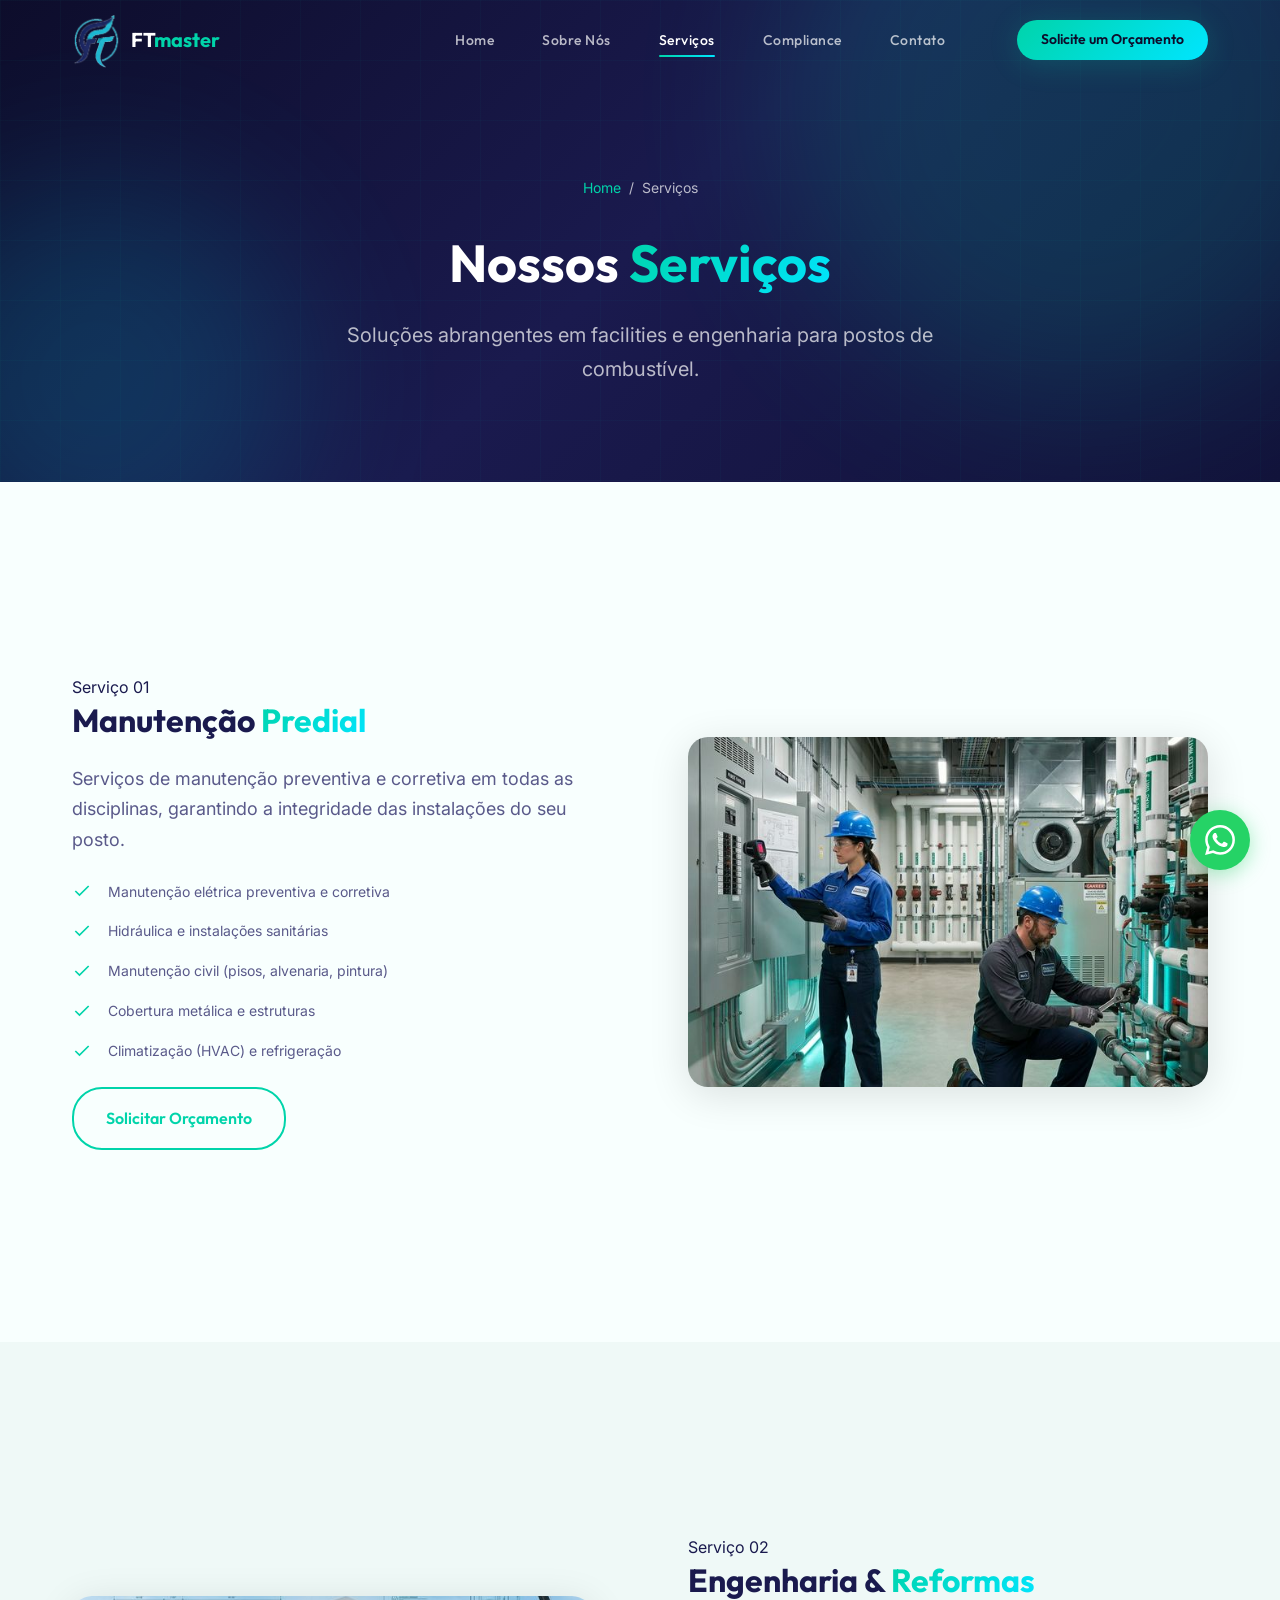
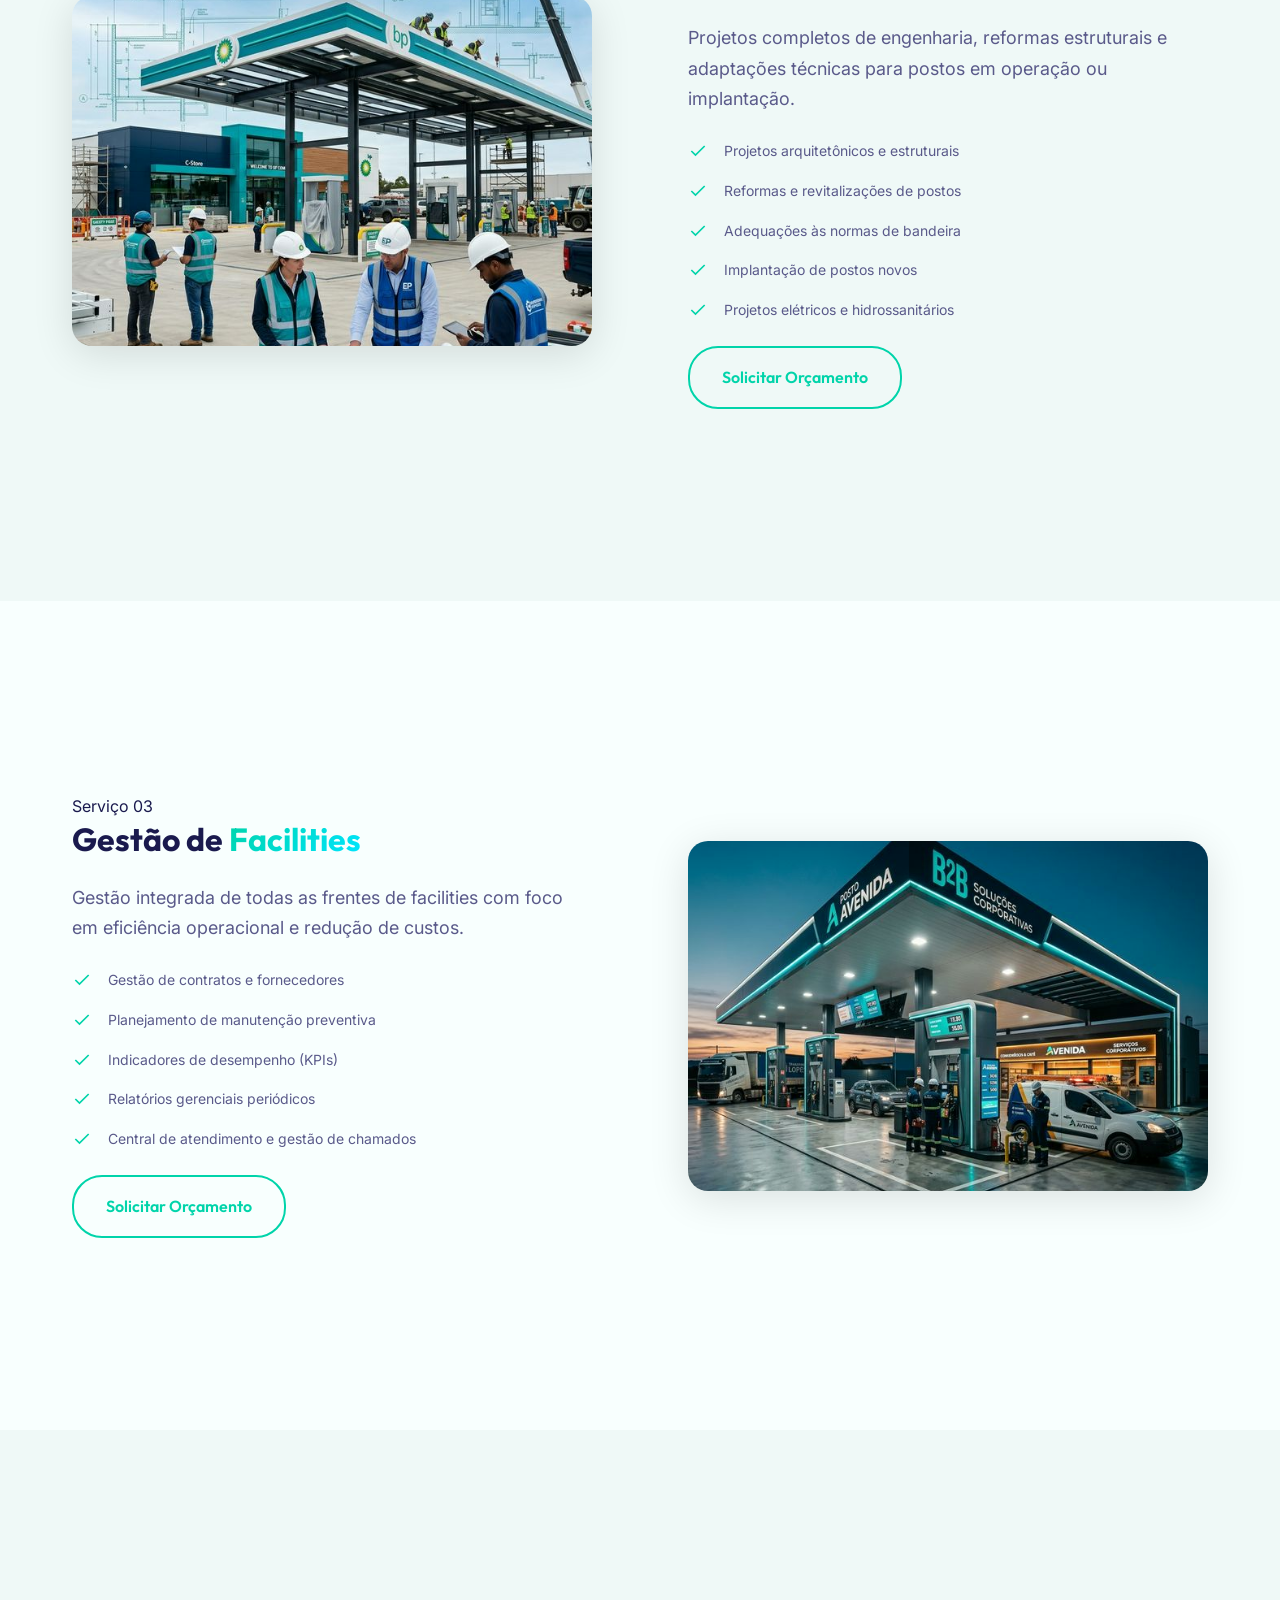
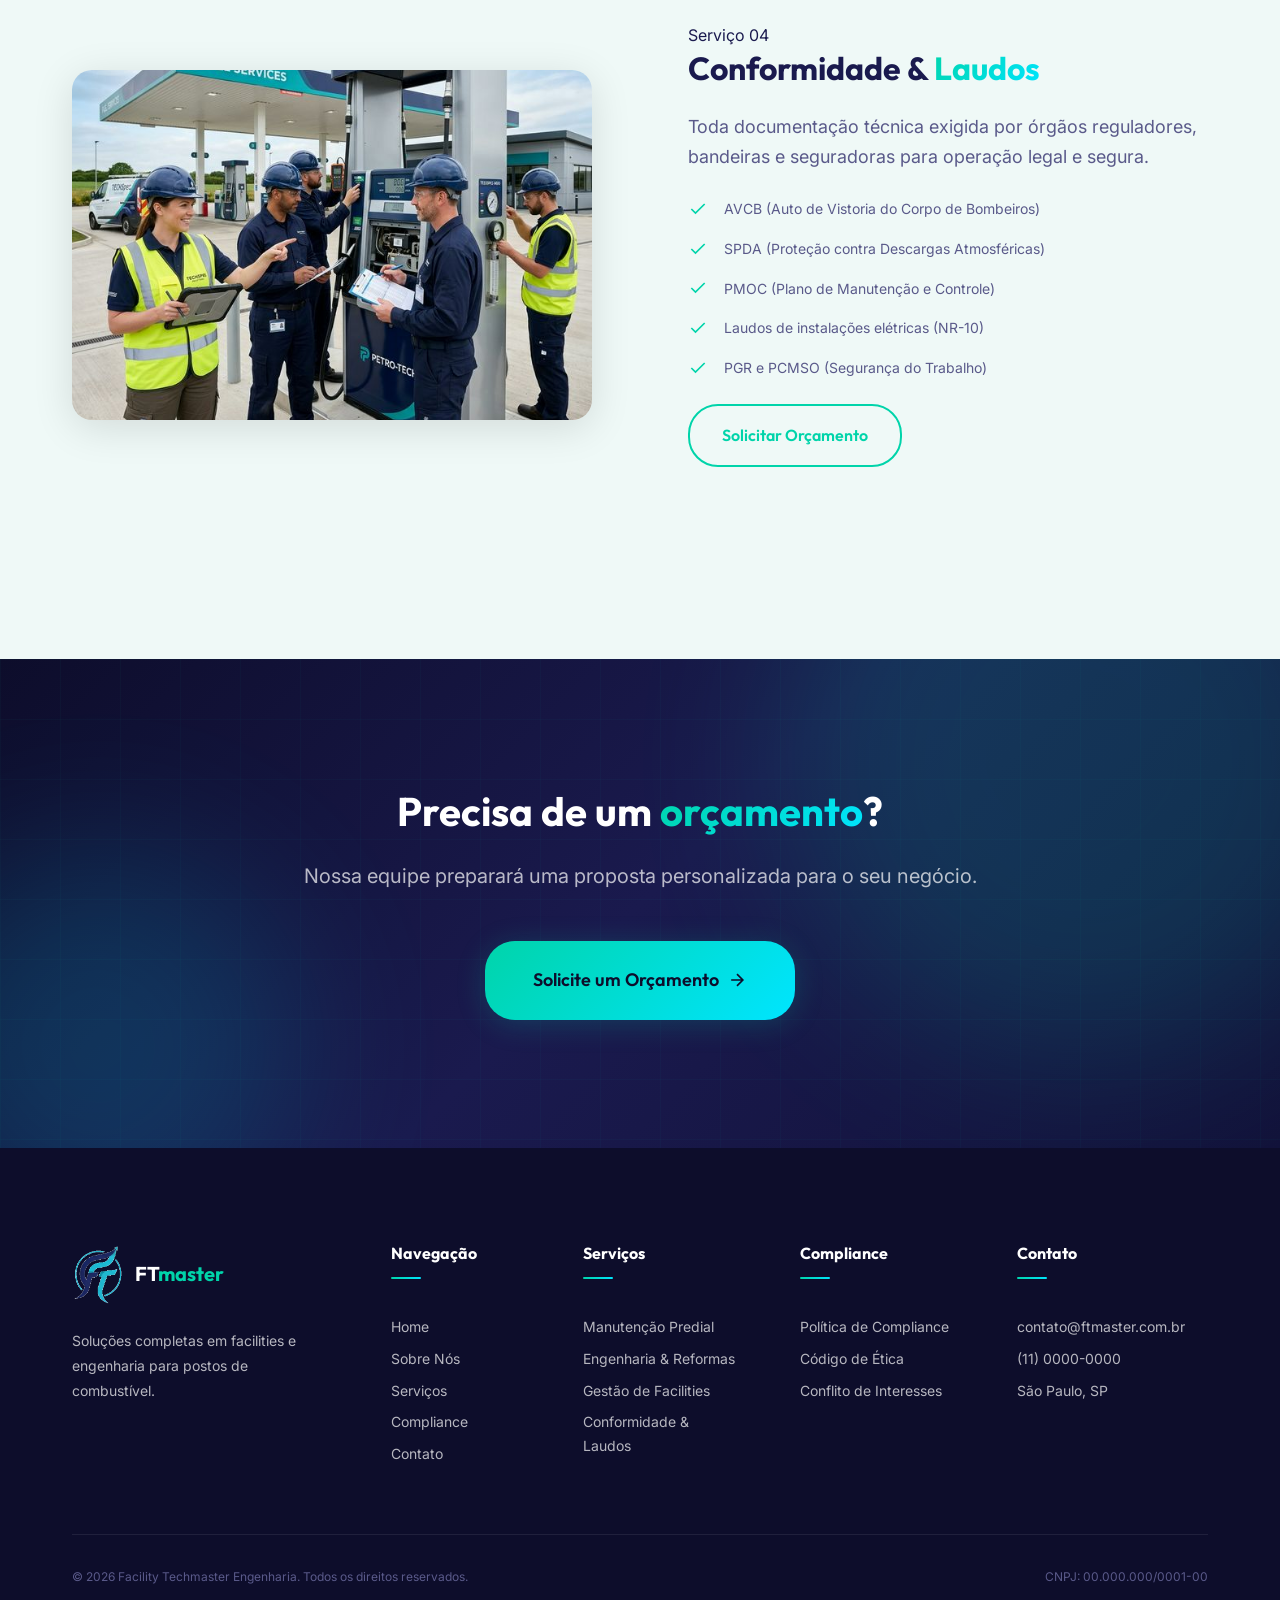
<file: _archive/servicos.html>
<!DOCTYPE html>
<html lang="pt-BR">
<head>
  <meta charset="UTF-8">
  <meta name="viewport" content="width=device-width, initial-scale=1.0">
  <meta http-equiv="X-Content-Type-Options" content="nosniff">
  <meta http-equiv="Referrer-Policy" content="strict-origin-when-cross-origin">
  <title>Serviços | Facility Techmaster Engenharia</title>
  <meta name="description" content="Conheça nossos serviços: manutenção predial, engenharia e reformas, gestão de facilities e conformidade técnica para postos de combustível.">
  <link rel="canonical" href="https://ftmaster.com.br/servicos">
  <meta property="og:title" content="Serviços | Facility Techmaster Engenharia">
  <meta property="og:description" content="Soluções completas em facilities para postos de combustível.">
  <meta property="og:type" content="website">
  <link rel="preconnect" href="https://fonts.googleapis.com">
  <link rel="preconnect" href="https://fonts.gstatic.com" crossorigin>
  <link href="https://fonts.googleapis.com/css2?family=Inter:wght@300;400;500;600;700&family=Outfit:wght@400;500;600;700;800&display=swap" rel="stylesheet">
  <link rel="stylesheet" href="styles.css">
</head>
<body>
  <nav class="navbar scrolled" id="navbar">
    <div class="container">
      <a href="index.html" class="navbar__logo" aria-label="FTmaster - Home">
        <img src="assets/logo.png" alt="Logo FTmaster" width="50" height="50">
        <span class="navbar__logo-text">FT<span>master</span></span>
      </a>
      <ul class="navbar__menu" id="nav-menu">
        <li><a href="index.html" class="navbar__link">Home</a></li>
        <li><a href="sobre.html" class="navbar__link">Sobre Nós</a></li>
        <li><a href="servicos.html" class="navbar__link active">Serviços</a></li>
        <li><a href="compliance.html" class="navbar__link">Compliance</a></li>
        <li><a href="contato.html" class="navbar__link">Contato</a></li>
        <li><a href="contato.html" class="btn btn--primary btn--sm navbar__cta">Solicite um Orçamento</a></li>
      </ul>
      <div class="navbar__hamburger" id="hamburger" aria-label="Menu" role="button" tabindex="0"><span></span><span></span><span></span></div>
    </div>
    <div class="navbar__overlay" id="nav-overlay"></div>
  </nav>

  <section class="page-hero">
    <div class="page-hero__bg"><div class="hero__bg-circle hero__bg-circle--1"></div><div class="hero__bg-circle hero__bg-circle--2"></div><div class="hero__grid-lines"></div></div>
    <div class="container">
      <nav class="breadcrumb" aria-label="Breadcrumb"><a href="index.html">Home</a><span>/</span><span>Serviços</span></nav>
      <h1>Nossos <span class="text-gradient">Serviços</span></h1>
      <p>Soluções abrangentes em facilities e engenharia para postos de combustível.</p>
    </div>
  </section>

  <section class="section" id="manutencao">
    <div class="container">
      <div class="service-detail reveal">
        <div class="service-detail__content">
          <span class="section-label" style="padding-left:0">Serviço 01</span>
          <h3>Manutenção <span class="text-gradient">Predial</span></h3>
          <p>Serviços de manutenção preventiva e corretiva em todas as disciplinas, garantindo a integridade das instalações do seu posto.</p>
          <div class="service-detail__features">
            <div class="service-detail__feature"><svg viewBox="0 0 24 24"><polyline points="20 6 9 17 4 12"/></svg><span>Manutenção elétrica preventiva e corretiva</span></div>
            <div class="service-detail__feature"><svg viewBox="0 0 24 24"><polyline points="20 6 9 17 4 12"/></svg><span>Hidráulica e instalações sanitárias</span></div>
            <div class="service-detail__feature"><svg viewBox="0 0 24 24"><polyline points="20 6 9 17 4 12"/></svg><span>Manutenção civil (pisos, alvenaria, pintura)</span></div>
            <div class="service-detail__feature"><svg viewBox="0 0 24 24"><polyline points="20 6 9 17 4 12"/></svg><span>Cobertura metálica e estruturas</span></div>
            <div class="service-detail__feature"><svg viewBox="0 0 24 24"><polyline points="20 6 9 17 4 12"/></svg><span>Climatização (HVAC) e refrigeração</span></div>
          </div>
          <a href="contato.html" class="btn btn--outline" style="margin-top:1.5rem">Solicitar Orçamento</a>
        </div>
        <div class="service-detail__image"><img src="assets/service-maintenance.png" alt="Manutenção predial" loading="lazy" width="600" height="350"></div>
      </div>
    </div>
  </section>

  <section class="section section--alt" id="engenharia">
    <div class="container">
      <div class="service-detail reveal">
        <div class="service-detail__image"><img src="assets/service-engineering.png" alt="Engenharia e reformas" loading="lazy" width="600" height="350"></div>
        <div class="service-detail__content">
          <span class="section-label" style="padding-left:0">Serviço 02</span>
          <h3>Engenharia & <span class="text-gradient">Reformas</span></h3>
          <p>Projetos completos de engenharia, reformas estruturais e adaptações técnicas para postos em operação ou implantação.</p>
          <div class="service-detail__features">
            <div class="service-detail__feature"><svg viewBox="0 0 24 24"><polyline points="20 6 9 17 4 12"/></svg><span>Projetos arquitetônicos e estruturais</span></div>
            <div class="service-detail__feature"><svg viewBox="0 0 24 24"><polyline points="20 6 9 17 4 12"/></svg><span>Reformas e revitalizações de postos</span></div>
            <div class="service-detail__feature"><svg viewBox="0 0 24 24"><polyline points="20 6 9 17 4 12"/></svg><span>Adequações às normas de bandeira</span></div>
            <div class="service-detail__feature"><svg viewBox="0 0 24 24"><polyline points="20 6 9 17 4 12"/></svg><span>Implantação de postos novos</span></div>
            <div class="service-detail__feature"><svg viewBox="0 0 24 24"><polyline points="20 6 9 17 4 12"/></svg><span>Projetos elétricos e hidrossanitários</span></div>
          </div>
          <a href="contato.html" class="btn btn--outline" style="margin-top:1.5rem">Solicitar Orçamento</a>
        </div>
      </div>
    </div>
  </section>

  <section class="section" id="gestao">
    <div class="container">
      <div class="service-detail reveal">
        <div class="service-detail__content">
          <span class="section-label" style="padding-left:0">Serviço 03</span>
          <h3>Gestão de <span class="text-gradient">Facilities</span></h3>
          <p>Gestão integrada de todas as frentes de facilities com foco em eficiência operacional e redução de custos.</p>
          <div class="service-detail__features">
            <div class="service-detail__feature"><svg viewBox="0 0 24 24"><polyline points="20 6 9 17 4 12"/></svg><span>Gestão de contratos e fornecedores</span></div>
            <div class="service-detail__feature"><svg viewBox="0 0 24 24"><polyline points="20 6 9 17 4 12"/></svg><span>Planejamento de manutenção preventiva</span></div>
            <div class="service-detail__feature"><svg viewBox="0 0 24 24"><polyline points="20 6 9 17 4 12"/></svg><span>Indicadores de desempenho (KPIs)</span></div>
            <div class="service-detail__feature"><svg viewBox="0 0 24 24"><polyline points="20 6 9 17 4 12"/></svg><span>Relatórios gerenciais periódicos</span></div>
            <div class="service-detail__feature"><svg viewBox="0 0 24 24"><polyline points="20 6 9 17 4 12"/></svg><span>Central de atendimento e gestão de chamados</span></div>
          </div>
          <a href="contato.html" class="btn btn--outline" style="margin-top:1.5rem">Solicitar Orçamento</a>
        </div>
        <div class="service-detail__image"><img src="assets/hero-bg.png" alt="Gestão de facilities" loading="lazy" width="600" height="350"></div>
      </div>
    </div>
  </section>

  <section class="section section--alt" id="conformidade">
    <div class="container">
      <div class="service-detail reveal">
        <div class="service-detail__image"><img src="assets/about-team.png" alt="Conformidade e laudos" loading="lazy" width="600" height="350"></div>
        <div class="service-detail__content">
          <span class="section-label" style="padding-left:0">Serviço 04</span>
          <h3>Conformidade & <span class="text-gradient">Laudos</span></h3>
          <p>Toda documentação técnica exigida por órgãos reguladores, bandeiras e seguradoras para operação legal e segura.</p>
          <div class="service-detail__features">
            <div class="service-detail__feature"><svg viewBox="0 0 24 24"><polyline points="20 6 9 17 4 12"/></svg><span>AVCB (Auto de Vistoria do Corpo de Bombeiros)</span></div>
            <div class="service-detail__feature"><svg viewBox="0 0 24 24"><polyline points="20 6 9 17 4 12"/></svg><span>SPDA (Proteção contra Descargas Atmosféricas)</span></div>
            <div class="service-detail__feature"><svg viewBox="0 0 24 24"><polyline points="20 6 9 17 4 12"/></svg><span>PMOC (Plano de Manutenção e Controle)</span></div>
            <div class="service-detail__feature"><svg viewBox="0 0 24 24"><polyline points="20 6 9 17 4 12"/></svg><span>Laudos de instalações elétricas (NR-10)</span></div>
            <div class="service-detail__feature"><svg viewBox="0 0 24 24"><polyline points="20 6 9 17 4 12"/></svg><span>PGR e PCMSO (Segurança do Trabalho)</span></div>
          </div>
          <a href="contato.html" class="btn btn--outline" style="margin-top:1.5rem">Solicitar Orçamento</a>
        </div>
      </div>
    </div>
  </section>

  <section class="cta-section">
    <div class="cta-section__bg"><div class="hero__bg-circle hero__bg-circle--1"></div><div class="hero__bg-circle hero__bg-circle--2"></div><div class="hero__grid-lines"></div></div>
    <div class="container">
      <div class="cta-section__content reveal">
        <h2>Precisa de um <span class="text-gradient">orçamento</span>?</h2>
        <p>Nossa equipe preparará uma proposta personalizada para o seu negócio.</p>
        <div class="cta-section__actions">
          <a href="contato.html" class="btn btn--primary btn--lg">Solicite um Orçamento <svg width="20" height="20" viewBox="0 0 24 24" fill="none" stroke="currentColor" stroke-width="2"><path d="M5 12h14M12 5l7 7-7 7"/></svg></a>
        </div>
      </div>
    </div>
  </section>

  <footer class="footer">
    <div class="container">
      <div class="footer-grid">
        <div class="footer-brand">
          <div class="footer-brand__logo"><img src="assets/logo.png" alt="Logo FTmaster" width="45" height="45"><span class="navbar__logo-text">FT<span>master</span></span></div>
          <p>Soluções completas em facilities e engenharia para postos de combustível.</p>
        </div>
        <div class="footer-column"><h4>Navegação</h4><a href="index.html">Home</a><a href="sobre.html">Sobre Nós</a><a href="servicos.html">Serviços</a><a href="compliance.html">Compliance</a><a href="contato.html">Contato</a></div>
        <div class="footer-column"><h4>Serviços</h4><a href="#manutencao">Manutenção Predial</a><a href="#engenharia">Engenharia & Reformas</a><a href="#gestao">Gestão de Facilities</a><a href="#conformidade">Conformidade & Laudos</a></div>
        <div class="footer-column"><h4>Compliance</h4><a href="compliance.html#compliance">Política de Compliance</a><a href="compliance.html#etica">Código de Ética</a><a href="compliance.html#conflito">Conflito de Interesses</a></div>
        <div class="footer-column"><h4>Contato</h4><a href="contato.html">contato@ftmaster.com.br</a><a href="#">(11) 0000-0000</a><a href="#">São Paulo, SP</a></div>
      </div>
      <div class="footer-bottom"><p>&copy; 2026 Facility Techmaster Engenharia. Todos os direitos reservados.</p><p>CNPJ: 00.000.000/0001-00</p></div>
    </div>
  </footer>

  <a href="https://wa.me/5511000000000?text=Olá! Gostaria de solicitar um orçamento." class="whatsapp-float" target="_blank" rel="noopener noreferrer" aria-label="WhatsApp">
    <svg viewBox="0 0 24 24"><path d="M17.472 14.382c-.297-.149-1.758-.867-2.03-.967-.273-.099-.471-.148-.67.15-.197.297-.767.966-.94 1.164-.173.199-.347.223-.644.075-.297-.15-1.255-.463-2.39-1.475-.883-.788-1.48-1.761-1.653-2.059-.173-.297-.018-.458.13-.606.134-.133.298-.347.446-.52.149-.174.198-.298.298-.497.099-.198.05-.371-.025-.52-.075-.149-.669-1.612-.916-2.207-.242-.579-.487-.5-.669-.51-.173-.008-.371-.01-.57-.01-.198 0-.52.074-.792.372-.272.297-1.04 1.016-1.04 2.479 0 1.462 1.065 2.875 1.213 3.074.149.198 2.096 3.2 5.077 4.487.709.306 1.262.489 1.694.625.712.227 1.36.195 1.871.118.571-.085 1.758-.719 2.006-1.413.248-.694.248-1.289.173-1.413-.074-.124-.272-.198-.57-.347m-5.421 7.403h-.004a9.87 9.87 0 01-5.031-1.378l-.361-.214-3.741.982.998-3.648-.235-.374a9.86 9.86 0 01-1.51-5.26c.001-5.45 4.436-9.884 9.888-9.884 2.64 0 5.122 1.03 6.988 2.898a9.825 9.825 0 012.893 6.994c-.003 5.45-4.437 9.884-9.885 9.884m8.413-18.297A11.815 11.815 0 0012.05 0C5.495 0 .16 5.335.157 11.892c0 2.096.547 4.142 1.588 5.945L.057 24l6.305-1.654a11.882 11.882 0 005.683 1.448h.005c6.554 0 11.89-5.335 11.893-11.893a11.821 11.821 0 00-3.48-8.413z"/></svg>
    <span class="whatsapp-float__tooltip">Fale Conosco!</span>
  </a>
  <script src="script.js"></script>
</body>
</html>
</file>
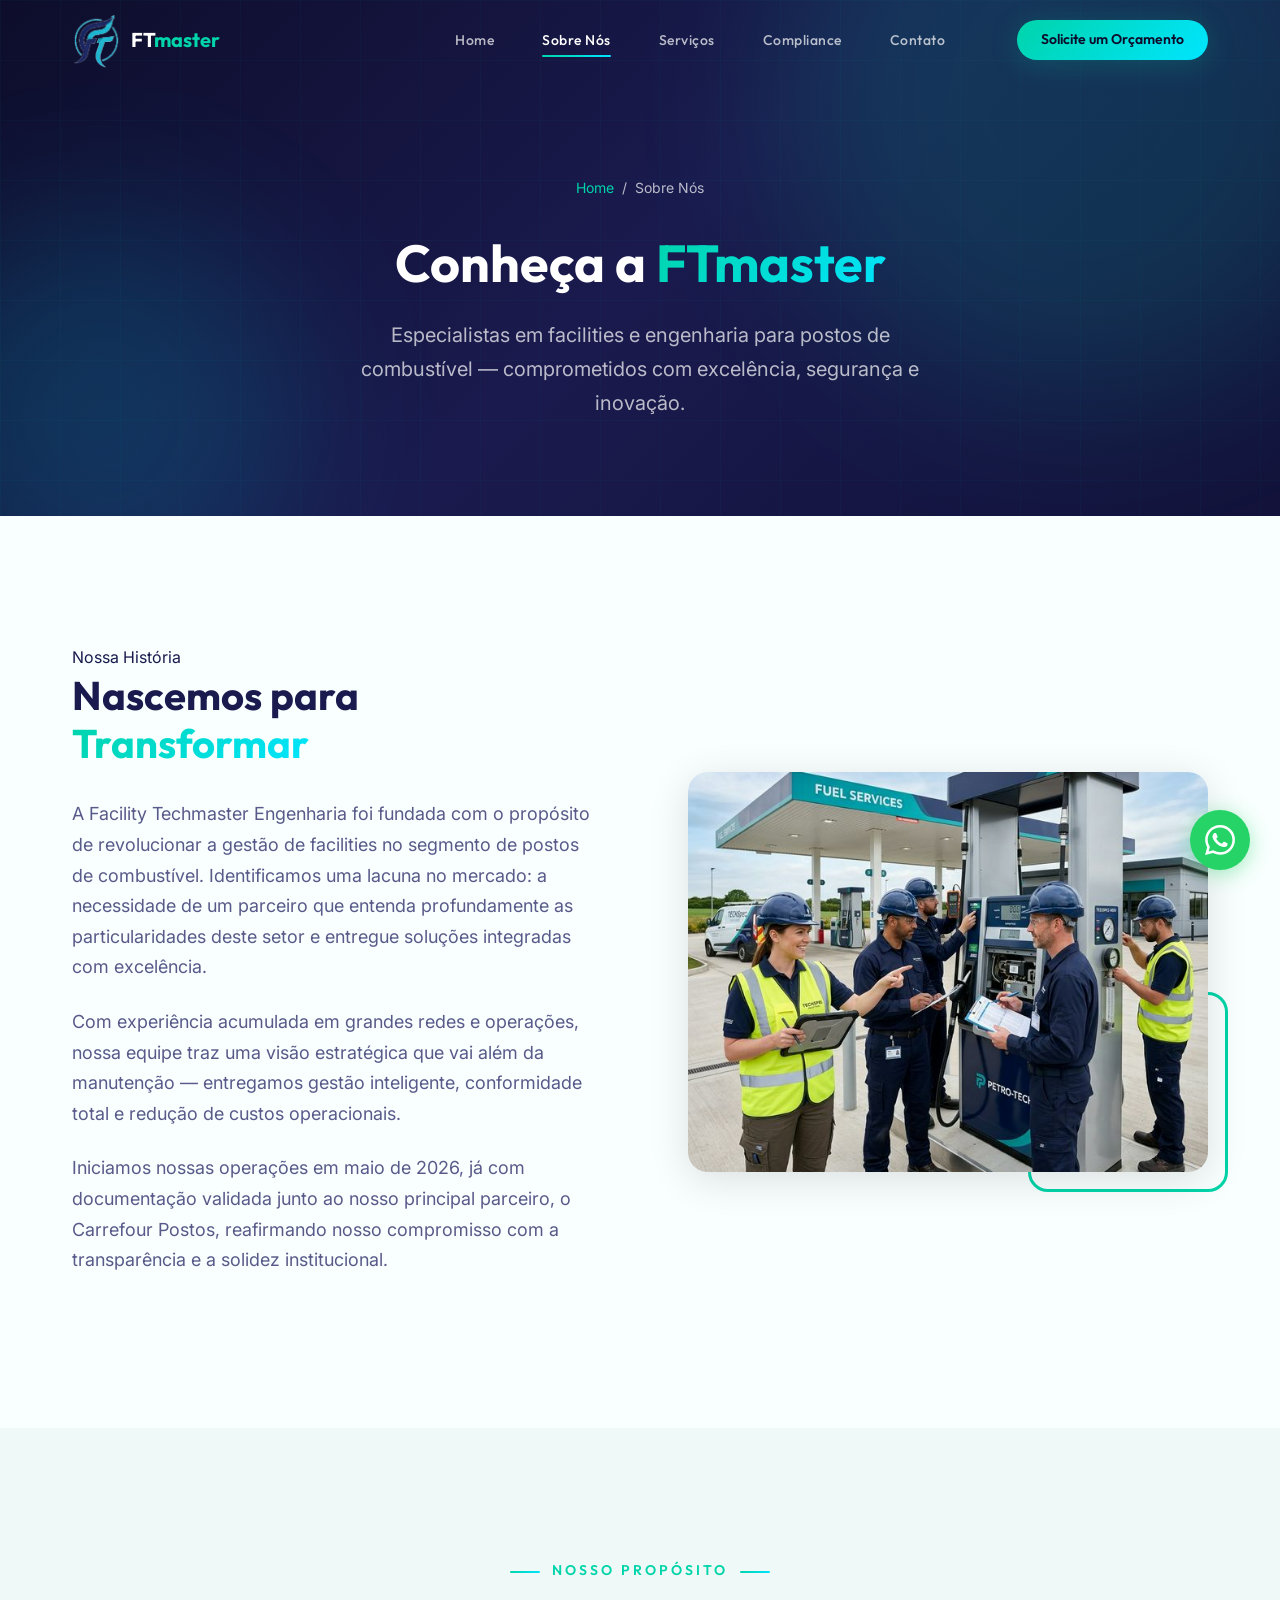
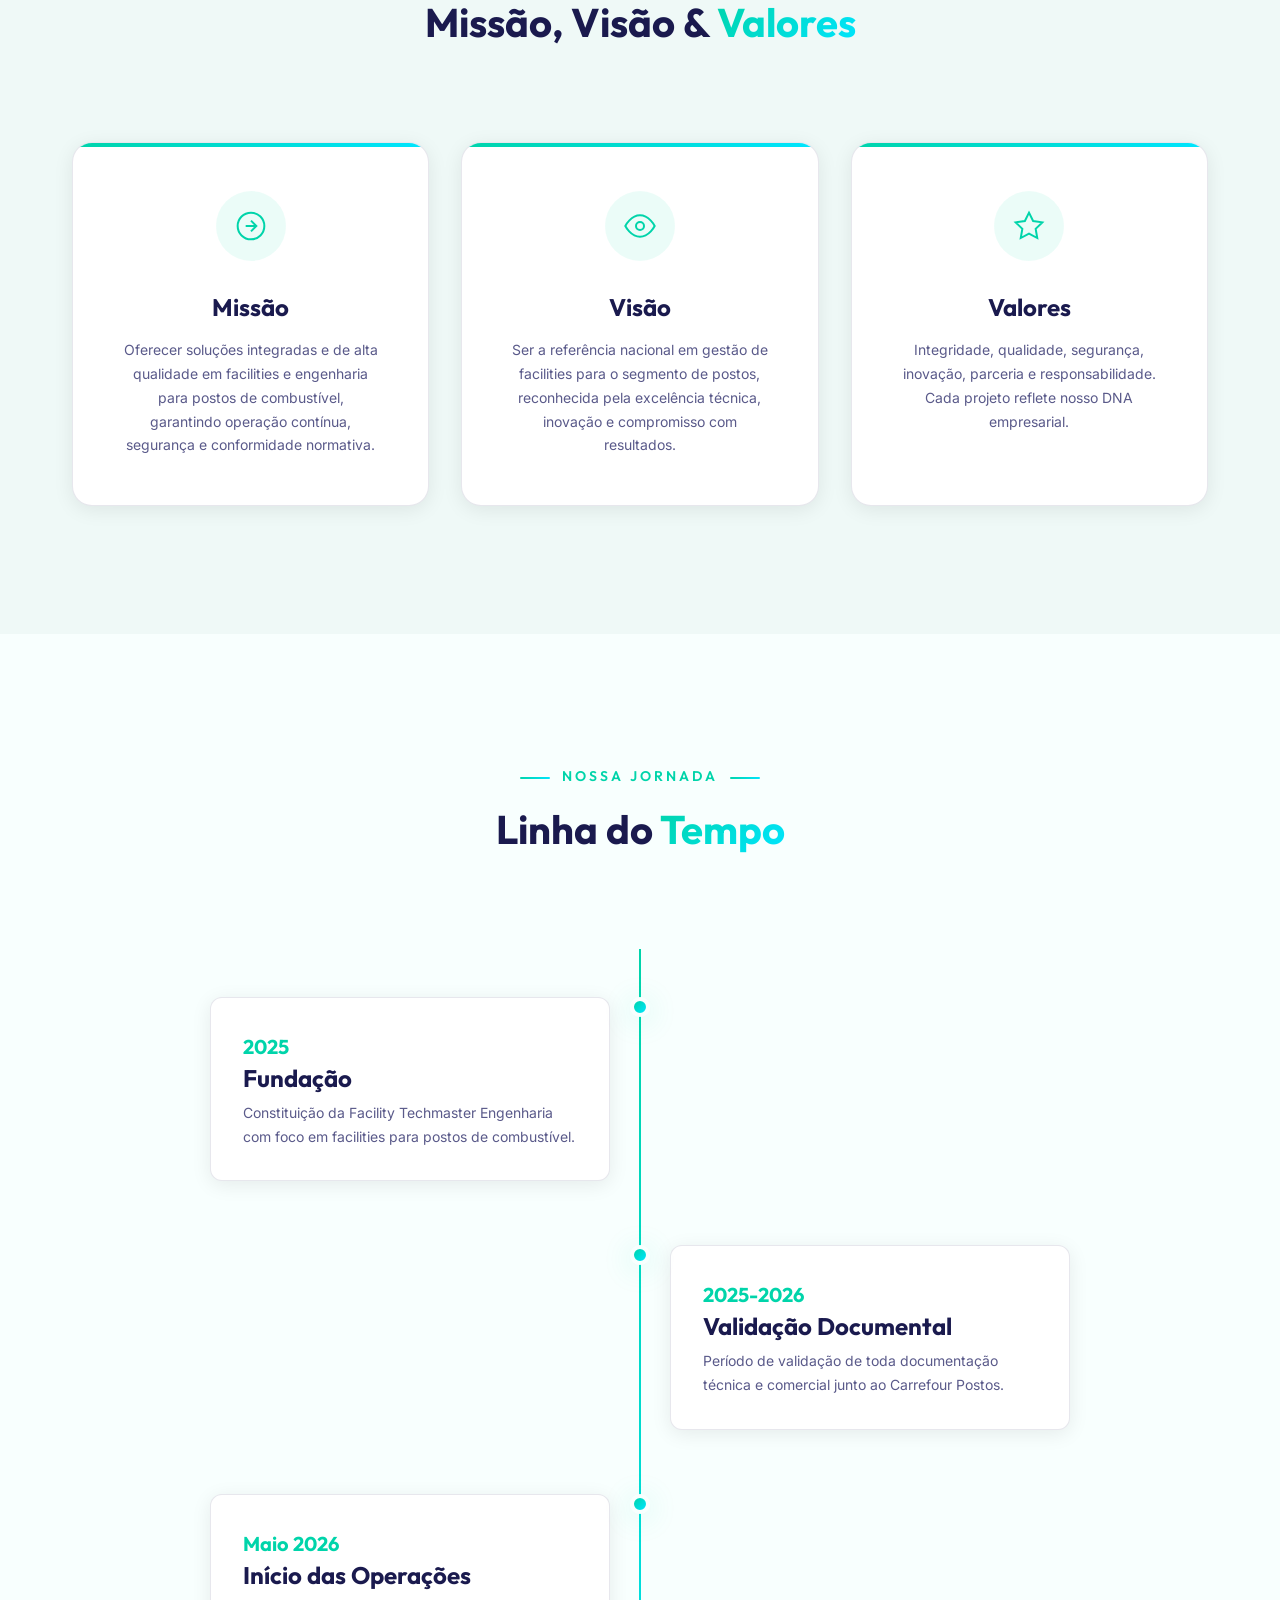
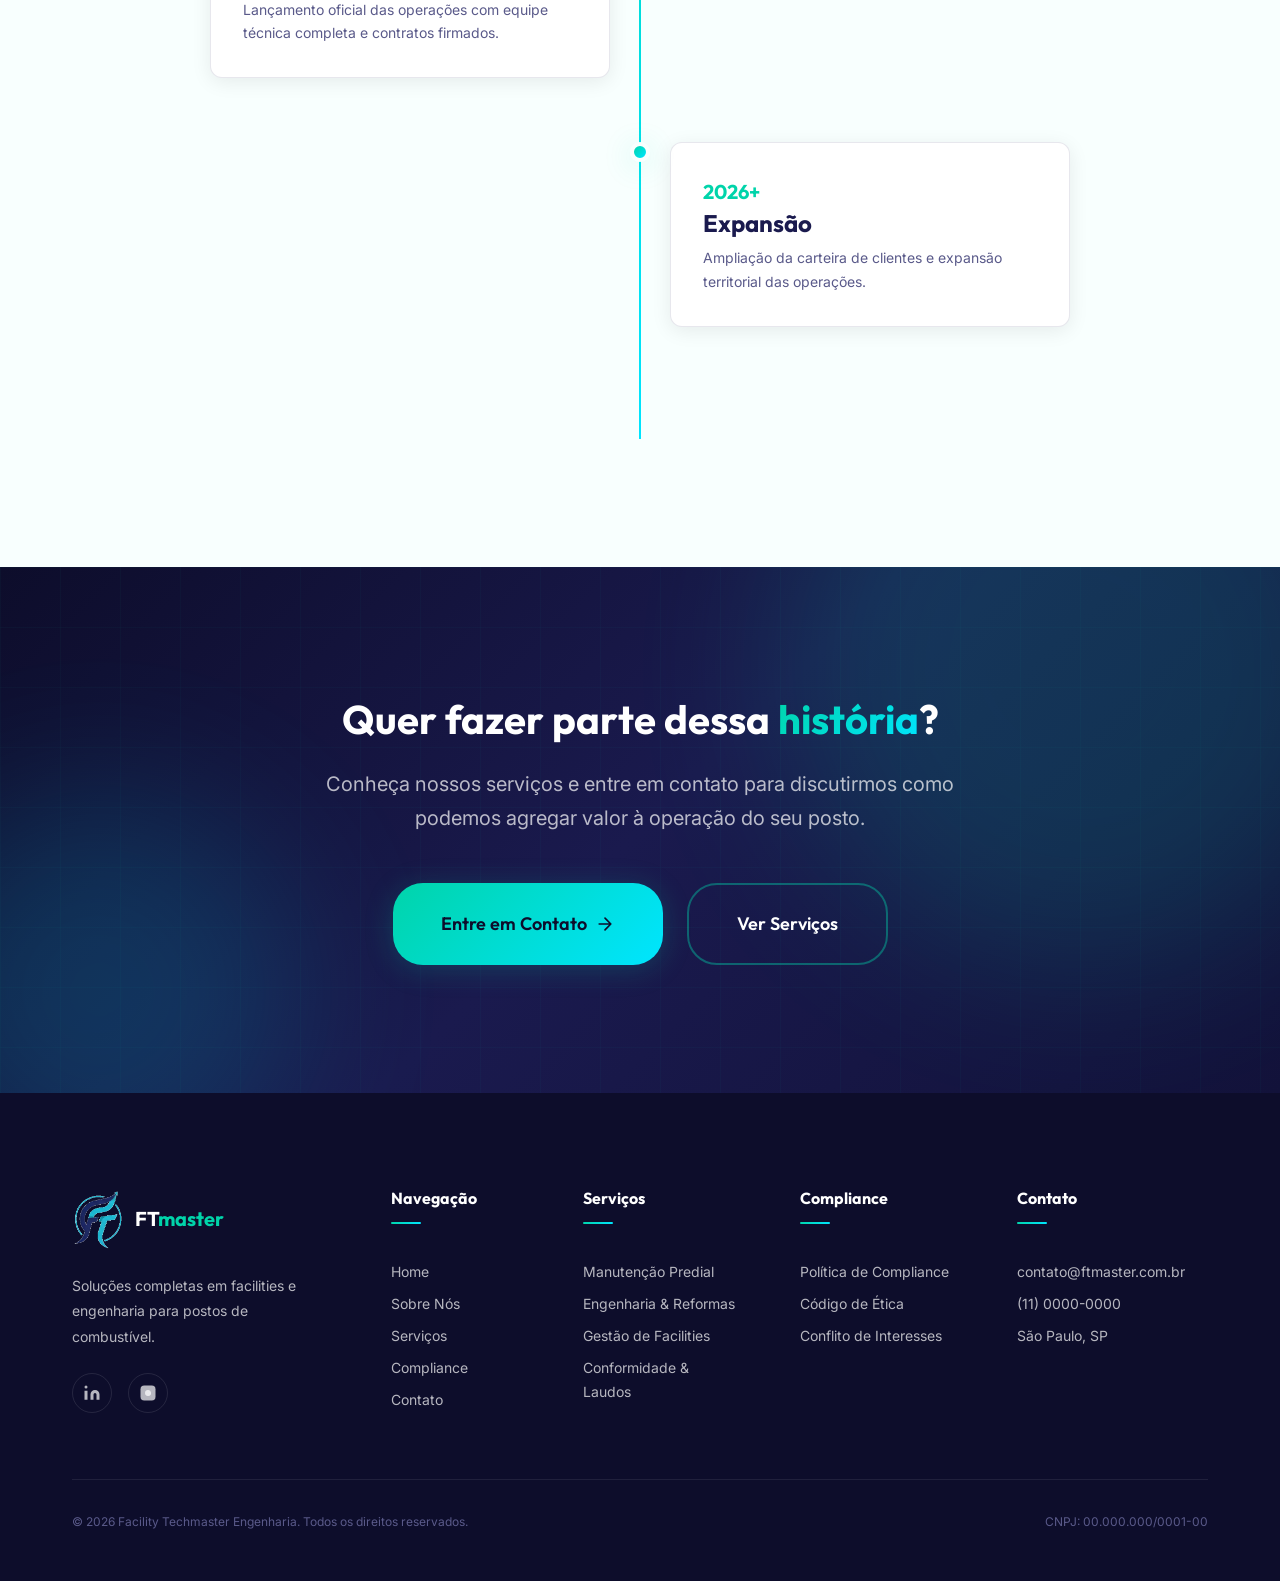
<file: _archive/sobre.html>
<!DOCTYPE html>
<html lang="pt-BR">
<head>
  <meta charset="UTF-8">
  <meta name="viewport" content="width=device-width, initial-scale=1.0">
  <meta http-equiv="X-Content-Type-Options" content="nosniff">
  <meta http-equiv="Referrer-Policy" content="strict-origin-when-cross-origin">

  <title>Sobre Nós | Facility Techmaster Engenharia</title>
  <meta name="description" content="Conheça a Facility Techmaster Engenharia — nossa história, missão, visão e valores. Equipe técnica especializada em facilities para postos de combustível.">
  <link rel="canonical" href="https://ftmaster.com.br/sobre">

  <meta property="og:title" content="Sobre Nós | Facility Techmaster Engenharia">
  <meta property="og:description" content="Conheça a FTmaster — especialistas em facilities e engenharia para postos de combustível.">
  <meta property="og:type" content="website">

  <link rel="preconnect" href="https://fonts.googleapis.com">
  <link rel="preconnect" href="https://fonts.gstatic.com" crossorigin>
  <link href="https://fonts.googleapis.com/css2?family=Inter:wght@300;400;500;600;700&family=Outfit:wght@400;500;600;700;800&display=swap" rel="stylesheet">
  <link rel="stylesheet" href="styles.css">
</head>
<body>

  <!-- ── Navbar ── -->
  <nav class="navbar scrolled" id="navbar">
    <div class="container">
      <a href="index.html" class="navbar__logo" aria-label="FTmaster - Home">
        <img src="assets/logo.png" alt="Logo Facility Techmaster Engenharia" width="50" height="50">
        <span class="navbar__logo-text">FT<span>master</span></span>
      </a>
      <ul class="navbar__menu" id="nav-menu">
        <li><a href="index.html" class="navbar__link">Home</a></li>
        <li><a href="sobre.html" class="navbar__link active">Sobre Nós</a></li>
        <li><a href="servicos.html" class="navbar__link">Serviços</a></li>
        <li><a href="compliance.html" class="navbar__link">Compliance</a></li>
        <li><a href="contato.html" class="navbar__link">Contato</a></li>
        <li><a href="contato.html" class="btn btn--primary btn--sm navbar__cta">Solicite um Orçamento</a></li>
      </ul>
      <div class="navbar__hamburger" id="hamburger" aria-label="Menu" role="button" tabindex="0">
        <span></span><span></span><span></span>
      </div>
    </div>
    <div class="navbar__overlay" id="nav-overlay"></div>
  </nav>

  <!-- ── Page Hero ── -->
  <section class="page-hero">
    <div class="page-hero__bg">
      <div class="hero__bg-circle hero__bg-circle--1"></div>
      <div class="hero__bg-circle hero__bg-circle--2"></div>
      <div class="hero__grid-lines"></div>
    </div>
    <div class="container">
      <nav class="breadcrumb" aria-label="Breadcrumb">
        <a href="index.html">Home</a>
        <span>/</span>
        <span>Sobre Nós</span>
      </nav>
      <h1>Conheça a <span class="text-gradient">FTmaster</span></h1>
      <p>Especialistas em facilities e engenharia para postos de combustível — comprometidos com excelência, segurança e inovação.</p>
    </div>
  </section>

  <!-- ── About Content ── -->
  <section class="section">
    <div class="container">
      <div class="about-grid">
        <div class="about-content reveal reveal--left">
          <span class="section-label" style="padding-left:0">Nossa História</span>
          <h2>Nascemos para <span class="text-gradient">Transformar</span></h2>
          <p>
            A Facility Techmaster Engenharia foi fundada com o propósito de revolucionar 
            a gestão de facilities no segmento de postos de combustível. Identificamos 
            uma lacuna no mercado: a necessidade de um parceiro que entenda profundamente 
            as particularidades deste setor e entregue soluções integradas com excelência.
          </p>
          <p>
            Com experiência acumulada em grandes redes e operações, nossa equipe traz 
            uma visão estratégica que vai além da manutenção — entregamos gestão 
            inteligente, conformidade total e redução de custos operacionais.
          </p>
          <p>
            Iniciamos nossas operações em maio de 2026, já com documentação validada 
            junto ao nosso principal parceiro, o Carrefour Postos, reafirmando nosso 
            compromisso com a transparência e a solidez institucional.
          </p>
        </div>
        <div class="about-image reveal reveal--right">
          <div class="about-image__main">
            <img src="assets/about-team.png" alt="Equipe técnica da Facility Techmaster em campo" loading="lazy" width="600" height="400">
          </div>
          <div class="about-image__accent"></div>
        </div>
      </div>
    </div>
  </section>

  <!-- ── Mission, Vision, Values ── -->
  <section class="section section--alt">
    <div class="container">
      <div class="section-header reveal">
        <span class="section-label">Nosso Propósito</span>
        <h2>Missão, Visão & <span class="text-gradient">Valores</span></h2>
      </div>

      <div class="mvv-grid">
        <div class="mvv-card reveal">
          <div class="mvv-card__icon">
            <svg viewBox="0 0 24 24"><circle cx="12" cy="12" r="10"/><path d="M12 8l4 4-4 4M8 12h8"/></svg>
          </div>
          <h3>Missão</h3>
          <p>Oferecer soluções integradas e de alta qualidade em facilities e engenharia para postos de combustível, garantindo operação contínua, segurança e conformidade normativa.</p>
        </div>

        <div class="mvv-card reveal">
          <div class="mvv-card__icon">
            <svg viewBox="0 0 24 24"><path d="M1 12s4-8 11-8 11 8 11 8-4 8-11 8-11-8-11-8z"/><circle cx="12" cy="12" r="3"/></svg>
          </div>
          <h3>Visão</h3>
          <p>Ser a referência nacional em gestão de facilities para o segmento de postos, reconhecida pela excelência técnica, inovação e compromisso com resultados.</p>
        </div>

        <div class="mvv-card reveal">
          <div class="mvv-card__icon">
            <svg viewBox="0 0 24 24"><polygon points="12 2 15.09 8.26 22 9.27 17 14.14 18.18 21.02 12 17.77 5.82 21.02 7 14.14 2 9.27 8.91 8.26 12 2"/></svg>
          </div>
          <h3>Valores</h3>
          <p>Integridade, qualidade, segurança, inovação, parceria e responsabilidade. Cada projeto reflete nosso DNA empresarial.</p>
        </div>
      </div>
    </div>
  </section>

  <!-- ── Timeline ── -->
  <section class="section">
    <div class="container">
      <div class="section-header reveal">
        <span class="section-label">Nossa Jornada</span>
        <h2>Linha do <span class="text-gradient">Tempo</span></h2>
      </div>

      <div class="timeline">
        <div class="timeline-item reveal">
          <div class="timeline-item__dot"></div>
          <div class="timeline-item__content">
            <span class="timeline-item__year">2025</span>
            <h4>Fundação</h4>
            <p>Constituição da Facility Techmaster Engenharia com foco em facilities para postos de combustível.</p>
          </div>
        </div>

        <div class="timeline-item reveal">
          <div class="timeline-item__dot"></div>
          <div class="timeline-item__content">
            <span class="timeline-item__year">2025-2026</span>
            <h4>Validação Documental</h4>
            <p>Período de validação de toda documentação técnica e comercial junto ao Carrefour Postos.</p>
          </div>
        </div>

        <div class="timeline-item reveal">
          <div class="timeline-item__dot"></div>
          <div class="timeline-item__content">
            <span class="timeline-item__year">Maio 2026</span>
            <h4>Início das Operações</h4>
            <p>Lançamento oficial das operações com equipe técnica completa e contratos firmados.</p>
          </div>
        </div>

        <div class="timeline-item reveal">
          <div class="timeline-item__dot"></div>
          <div class="timeline-item__content">
            <span class="timeline-item__year">2026+</span>
            <h4>Expansão</h4>
            <p>Ampliação da carteira de clientes e expansão territorial das operações.</p>
          </div>
        </div>
      </div>
    </div>
  </section>

  <!-- ── CTA ── -->
  <section class="cta-section">
    <div class="cta-section__bg">
      <div class="hero__bg-circle hero__bg-circle--1"></div>
      <div class="hero__bg-circle hero__bg-circle--2"></div>
      <div class="hero__grid-lines"></div>
    </div>
    <div class="container">
      <div class="cta-section__content reveal">
        <h2>Quer fazer parte dessa <span class="text-gradient">história</span>?</h2>
        <p>Conheça nossos serviços e entre em contato para discutirmos como podemos agregar valor à operação do seu posto.</p>
        <div class="cta-section__actions">
          <a href="contato.html" class="btn btn--primary btn--lg">
            Entre em Contato
            <svg width="20" height="20" viewBox="0 0 24 24" fill="none" stroke="currentColor" stroke-width="2" stroke-linecap="round" stroke-linejoin="round"><path d="M5 12h14M12 5l7 7-7 7"/></svg>
          </a>
          <a href="servicos.html" class="btn btn--secondary btn--lg">Ver Serviços</a>
        </div>
      </div>
    </div>
  </section>

  <!-- ── Footer ── -->
  <footer class="footer">
    <div class="container">
      <div class="footer-grid">
        <div class="footer-brand">
          <div class="footer-brand__logo">
            <img src="assets/logo.png" alt="Logo FTmaster" width="45" height="45">
            <span class="navbar__logo-text">FT<span>master</span></span>
          </div>
          <p>Soluções completas em facilities e engenharia para postos de combustível.</p>
          <div class="footer-social">
            <a href="#" aria-label="LinkedIn" rel="noopener noreferrer">
              <svg viewBox="0 0 24 24"><path d="M16 8a6 6 0 0 1 6 6v7h-4v-7a2 2 0 0 0-2-2 2 2 0 0 0-2 2v7h-4v-7a6 6 0 0 1 6-6z"/><rect x="2" y="9" width="4" height="12"/><circle cx="4" cy="4" r="2"/></svg>
            </a>
            <a href="#" aria-label="Instagram" rel="noopener noreferrer">
              <svg viewBox="0 0 24 24"><rect x="2" y="2" width="20" height="20" rx="5" ry="5"/><path d="M16 11.37A4 4 0 1 1 12.63 8 4 4 0 0 1 16 11.37z"/><line x1="17.5" y1="6.5" x2="17.51" y2="6.5"/></svg>
            </a>
          </div>
        </div>
        <div class="footer-column">
          <h4>Navegação</h4>
          <a href="index.html">Home</a>
          <a href="sobre.html">Sobre Nós</a>
          <a href="servicos.html">Serviços</a>
          <a href="compliance.html">Compliance</a>
          <a href="contato.html">Contato</a>
        </div>
        <div class="footer-column">
          <h4>Serviços</h4>
          <a href="servicos.html#manutencao">Manutenção Predial</a>
          <a href="servicos.html#engenharia">Engenharia & Reformas</a>
          <a href="servicos.html#gestao">Gestão de Facilities</a>
          <a href="servicos.html#conformidade">Conformidade & Laudos</a>
        </div>
        <div class="footer-column">
          <h4>Compliance</h4>
          <a href="compliance.html#compliance">Política de Compliance</a>
          <a href="compliance.html#etica">Código de Ética</a>
          <a href="compliance.html#conflito">Conflito de Interesses</a>
        </div>
        <div class="footer-column">
          <h4>Contato</h4>
          <a href="contato.html">contato@ftmaster.com.br</a>
          <a href="#">(11) 0000-0000</a>
          <a href="#">São Paulo, SP</a>
        </div>
      </div>
      <div class="footer-bottom">
        <p>&copy; 2026 Facility Techmaster Engenharia. Todos os direitos reservados.</p>
        <p>CNPJ: 00.000.000/0001-00</p>
      </div>
    </div>
  </footer>

  <!-- WhatsApp -->
  <a href="https://wa.me/5511000000000?text=Olá! Gostaria de saber mais sobre a FTmaster." class="whatsapp-float" target="_blank" rel="noopener noreferrer" aria-label="WhatsApp">
    <svg viewBox="0 0 24 24"><path d="M17.472 14.382c-.297-.149-1.758-.867-2.03-.967-.273-.099-.471-.148-.67.15-.197.297-.767.966-.94 1.164-.173.199-.347.223-.644.075-.297-.15-1.255-.463-2.39-1.475-.883-.788-1.48-1.761-1.653-2.059-.173-.297-.018-.458.13-.606.134-.133.298-.347.446-.52.149-.174.198-.298.298-.497.099-.198.05-.371-.025-.52-.075-.149-.669-1.612-.916-2.207-.242-.579-.487-.5-.669-.51-.173-.008-.371-.01-.57-.01-.198 0-.52.074-.792.372-.272.297-1.04 1.016-1.04 2.479 0 1.462 1.065 2.875 1.213 3.074.149.198 2.096 3.2 5.077 4.487.709.306 1.262.489 1.694.625.712.227 1.36.195 1.871.118.571-.085 1.758-.719 2.006-1.413.248-.694.248-1.289.173-1.413-.074-.124-.272-.198-.57-.347m-5.421 7.403h-.004a9.87 9.87 0 01-5.031-1.378l-.361-.214-3.741.982.998-3.648-.235-.374a9.86 9.86 0 01-1.51-5.26c.001-5.45 4.436-9.884 9.888-9.884 2.64 0 5.122 1.03 6.988 2.898a9.825 9.825 0 012.893 6.994c-.003 5.45-4.437 9.884-9.885 9.884m8.413-18.297A11.815 11.815 0 0012.05 0C5.495 0 .16 5.335.157 11.892c0 2.096.547 4.142 1.588 5.945L.057 24l6.305-1.654a11.882 11.882 0 005.683 1.448h.005c6.554 0 11.89-5.335 11.893-11.893a11.821 11.821 0 00-3.48-8.413z"/></svg>
    <span class="whatsapp-float__tooltip">Fale Conosco!</span>
  </a>

  <script src="script.js"></script>
</body>
</html>
</file>
<file: styles.css>
/* ============================================================
   FTmaster — Design System (Light Theme)
   Mood: "Engenharia que cuida" — confiável + amigável
   Fontes: Nunito (headings) + Inter (body) + DM Sans (dados)
   Primary: #0f766e (teal)   Secondary: #1e3a5f (navy)
   ============================================================ */

:root {
  /* ── Primary (Teal) ── */
  --primary:        #0f766e;
  --primary-hover:  #0d9488;
  --primary-light:  #14b8a6;
  --primary-subtle: #f0fdfa;
  --primary-border: rgba(15, 118, 110, 0.15);

  /* ── Secondary (Navy) ── */
  --secondary:      #1e3a5f;
  --secondary-light:#334155;

  /* ── Neutrals ── */
  --white:          #ffffff;
  --bg:             #ffffff;
  --bg-soft:        #f8fafc;
  --bg-muted:       #f1f5f9;
  --border:         #e2e8f0;
  --border-light:   #f1f5f9;

  --text-primary:   #0f172a;
  --text-secondary: #334155;
  --text-muted:     #64748b;
  --text-light:     #94a3b8;

  /* ── Accent (Warm) ── */
  --accent-warm:    #f59e0b;

  /* ── Semantic ── */
  --success:        #22c55e;
  --danger:         #ef4444;

  /* ── Legacy aliases (keep HTML compatibility) ── */
  --accent:         var(--primary);
  --accent-hover:   var(--primary-hover);
  --accent-subtle:  var(--primary-subtle);
  --accent-border:  var(--primary-border);
  --near-black:     var(--text-primary);
  --gray-100:       var(--bg-muted);
  --gray-200:       var(--border);
  --gray-300:       var(--text-light);
  --gray-400:       var(--text-light);
  --gray-500:       var(--text-muted);
  --gray-600:       var(--text-secondary);
  --gray-700:       var(--text-primary);
  --pure-white:     #ffffff;
  --black:          var(--bg);
  --dark-surface:   var(--bg-soft);
  --dark-card:      var(--white);
  --dark-card-2:    var(--bg-soft);
  --dark-border:    var(--border);

  /* ── Typography ── */
  --font-heading: 'Nunito', -apple-system, BlinkMacSystemFont, sans-serif;
  --font-body:    'Inter', -apple-system, BlinkMacSystemFont, sans-serif;
  --font-data:    'DM Sans', -apple-system, BlinkMacSystemFont, sans-serif;

  /* ── Misc ── */
  --ease:     cubic-bezier(0.25, 0.46, 0.45, 0.94);
  --ease-out: cubic-bezier(0.16, 1, 0.3, 1);

  --nav-h:    56px;
  --radius-sm: 8px;
  --radius-md: 12px;
  --radius-lg: 16px;
  --radius-xl: 20px;
  --radius-pill: 980px;

  --card-shadow: 0 1px 3px rgba(0,0,0,0.04), 0 4px 20px rgba(0,0,0,0.02);
  --card-shadow-hover: 0 8px 32px rgba(0,0,0,0.06);
}

/* ── Reset ── */
*, *::before, *::after { margin: 0; padding: 0; box-sizing: border-box; }
html { scroll-behavior: smooth; font-size: 16px; }
body {
  font-family: var(--font-body);
  font-weight: 400;
  line-height: 1.6;
  -webkit-font-smoothing: antialiased;
  -moz-osx-font-smoothing: grayscale;
  overflow-x: hidden;
  background: var(--bg);
  color: var(--text-secondary);
}
::selection { background: rgba(15, 118, 110, 0.15); color: var(--text-primary); }
img { max-width: 100%; display: block; }
a { text-decoration: none; color: inherit; }
button { cursor: pointer; font-family: var(--font-body); }
ul { list-style: none; }

/* ── Container ── */
.container {
  max-width: 1080px;
  margin: 0 auto;
  padding: 0 clamp(1.25rem, 4vw, 3rem);
}

/* ── Scroll Reveal ── */
.js-ready .fade-in {
  opacity: 0;
  transform: translateY(24px);
  transition: opacity 0.75s var(--ease), transform 0.75s var(--ease);
}
.js-ready .fade-in.visible { opacity: 1; transform: translateY(0); }
.js-ready .fd1 { transition-delay: 0.06s; }
.js-ready .fd2 { transition-delay: 0.13s; }
.js-ready .fd3 { transition-delay: 0.20s; }
.js-ready .fd4 { transition-delay: 0.27s; }

/* ── Keyframes ── */
@keyframes fadeUp {
  from { opacity: 0; transform: translateY(20px); }
  to   { opacity: 1; transform: translateY(0); }
}
@keyframes scrollPulse {
  0%,100% { opacity: 0.6; transform: scaleY(1); }
  50%     { opacity: 0.15; transform: scaleY(0.5); }
}

/* ════════════════════════════════════════════
   NAV
════════════════════════════════════════════ */
.nav {
  position: fixed;
  top: 0; width: 100%;
  z-index: 1000;
}
.nav-inner {
  height: var(--nav-h);
  display: flex;
  align-items: center;
  justify-content: space-between;
  background: rgba(255, 255, 255, 0.85);
  backdrop-filter: saturate(180%) blur(20px);
  -webkit-backdrop-filter: saturate(180%) blur(20px);
  padding: 0 clamp(1.5rem, 4vw, 3rem);
  border-bottom: 1px solid var(--border-light);
  transition: background 0.3s;
}
.nav-logo {
  display: flex;
  align-items: center;
  gap: 0.6rem;
}
.nav-logo img {
  height: 34px;
  width: auto;
}
.nav-logo-text {
  font-family: var(--font-heading);
  font-weight: 700;
  font-size: 1.05rem;
  color: var(--text-primary);
  letter-spacing: -0.02em;
}
.nav-logo-text span { font-weight: 400; color: var(--text-muted); }

.nav-links {
  display: flex;
  align-items: center;
  gap: 2rem;
}
.nav-links a {
  font-size: 0.78rem;
  font-weight: 500;
  color: var(--text-muted);
  transition: color 0.25s;
}
.nav-links a:hover,
.nav-links a.active { color: var(--primary); }

.nav-cta {
  font-size: 0.75rem !important;
  font-weight: 600 !important;
  color: var(--white) !important;
  background: var(--primary);
  padding: 0.45rem 1.2rem;
  border-radius: var(--radius-md);
  transition: background 0.25s;
}
.nav-cta:hover { background: var(--primary-hover) !important; color: var(--white) !important; }

.nav-hamburger {
  display: none;
  background: none;
  border: none;
  flex-direction: column;
  gap: 4.5px;
  padding: 6px;
}
.nav-hamburger span {
  width: 18px; height: 1.5px;
  background: var(--text-secondary);
  border-radius: 1px;
  transition: all 0.25s;
}

/* Mobile Overlay */
.mobile-overlay {
  display: none;
  position: fixed;
  inset: 0;
  z-index: 9999;
  background: rgba(255,255,255,0.97);
  backdrop-filter: blur(24px);
  flex-direction: column;
  align-items: center;
  justify-content: center;
  gap: 2rem;
  opacity: 0;
  pointer-events: none;
  transition: opacity 0.3s;
}
.mobile-overlay.open { opacity: 1; pointer-events: all; display: flex; }
.mobile-overlay a {
  font-family: var(--font-heading);
  font-size: 1.5rem;
  font-weight: 700;
  color: var(--text-primary);
  transition: color 0.25s;
}
.mobile-overlay a:hover { color: var(--primary); }
.mobile-close {
  position: absolute;
  top: 1.2rem; right: 1.5rem;
  background: none; border: none;
  color: var(--text-muted);
  font-size: 2rem;
  line-height: 1;
}

/* ════════════════════════════════════════════
   TYPOGRAPHY UTILITIES
════════════════════════════════════════════ */
.overline {
  font-family: var(--font-heading);
  font-size: 0.68rem;
  font-weight: 600;
  letter-spacing: 0.12em;
  text-transform: uppercase;
  color: var(--primary);
  margin-bottom: 1rem;
  display: block;
}
.gradient-text {
  color: var(--primary);
}
.accent-color { color: var(--primary); }

/* ════════════════════════════════════════════
   BUTTONS
════════════════════════════════════════════ */
.btn-fill {
  display: inline-flex;
  align-items: center;
  gap: 0.5rem;
  font-family: var(--font-body);
  font-size: 0.875rem;
  font-weight: 600;
  color: var(--white);
  background: var(--primary);
  border: none;
  padding: 0.8rem 1.8rem;
  border-radius: var(--radius-md);
  transition: all 0.25s var(--ease);
}
.btn-fill:hover {
  background: var(--primary-hover);
  transform: translateY(-1px);
  box-shadow: 0 4px 16px rgba(15, 118, 110, 0.25);
}
.btn-fill svg { width: 14px; height: 14px; transition: transform 0.3s; }
.btn-fill:hover svg { transform: translateX(2px); }

.btn-ghost {
  display: inline-flex;
  align-items: center;
  gap: 0.5rem;
  font-family: var(--font-body);
  font-size: 0.875rem;
  font-weight: 500;
  color: var(--primary);
  background: transparent;
  border: none;
  padding: 0.75rem 1.7rem;
  border-radius: var(--radius-md);
  transition: color 0.25s;
}
.btn-ghost:hover { color: var(--primary-hover); }

.btn-outline-light {
  display: inline-flex;
  align-items: center;
  gap: 0.5rem;
  font-family: var(--font-body);
  font-size: 0.875rem;
  font-weight: 500;
  color: var(--text-secondary);
  background: transparent;
  border: 1.5px solid var(--border);
  padding: 0.75rem 1.7rem;
  border-radius: var(--radius-md);
  transition: all 0.25s;
}
.btn-outline-light:hover {
  border-color: var(--primary);
  color: var(--primary);
}

/* ════════════════════════════════════════════
   HERO (Home)
════════════════════════════════════════════ */
.hero {
  min-height: 100vh;
  display: flex;
  align-items: center;
  justify-content: center;
  text-align: center;
  position: relative;
  background: linear-gradient(180deg, var(--bg) 0%, var(--bg-soft) 100%);
  overflow: hidden;
  padding-top: var(--nav-h);
}
.hero::after {
  content: '';
  position: absolute;
  bottom: 0; left: 50%;
  transform: translateX(-50%);
  width: 70%; height: 55%;
  background: radial-gradient(ellipse at center bottom, rgba(15, 118, 110, 0.04), transparent 70%);
  pointer-events: none;
}
.hero-content {
  position: relative;
  z-index: 1;
  max-width: 820px;
  padding: 0 1.5rem;
}
.hero-eyebrow {
  font-family: var(--font-heading);
  font-size: 0.72rem;
  font-weight: 600;
  letter-spacing: 0.1em;
  text-transform: uppercase;
  color: var(--primary);
  margin-bottom: 1.8rem;
  animation: fadeUp 0.7s var(--ease-out) both;
}
.hero h1 {
  font-family: var(--font-heading);
  font-size: clamp(2.8rem, 7vw, 5.2rem);
  font-weight: 700;
  color: var(--text-primary);
  line-height: 1.06;
  letter-spacing: -0.03em;
  margin-bottom: 1.5rem;
  animation: fadeUp 0.7s 0.08s var(--ease-out) both;
}
.hero-sub {
  font-size: clamp(1rem, 2vw, 1.15rem);
  font-weight: 400;
  color: var(--text-muted);
  line-height: 1.7;
  max-width: 560px;
  margin: 0 auto 2.5rem;
  animation: fadeUp 0.7s 0.16s var(--ease-out) both;
}
.hero-actions {
  display: flex;
  justify-content: center;
  gap: 0.85rem;
  flex-wrap: wrap;
  animation: fadeUp 0.7s 0.24s var(--ease-out) both;
}
.hero-scroll {
  position: absolute;
  bottom: 2.5rem; left: 50%;
  transform: translateX(-50%);
  animation: fadeUp 0.7s 0.5s var(--ease-out) both;
}
.hero-scroll span {
  display: block;
  width: 1px; height: 40px;
  background: linear-gradient(to bottom, var(--border), transparent);
  margin: 0 auto;
  animation: scrollPulse 2s ease infinite;
}

/* ════════════════════════════════════════════
   METRICS BAR
════════════════════════════════════════════ */
.metrics-bar {
  background: var(--bg-soft);
  border-top: 1px solid var(--border-light);
  border-bottom: 1px solid var(--border-light);
  padding: 3rem 0;
}
.metrics-grid {
  display: grid;
  grid-template-columns: repeat(4, 1fr);
  gap: 2rem;
  text-align: center;
}
.metric h3 {
  font-family: var(--font-data);
  font-size: clamp(1.6rem, 3vw, 2.5rem);
  font-weight: 700;
  color: var(--text-primary);
  letter-spacing: -0.03em;
  line-height: 1;
  margin-bottom: 0.5rem;
}
.metric h3 span { color: var(--primary); }
.metric p {
  font-size: 0.72rem;
  font-weight: 500;
  color: var(--text-light);
  text-transform: uppercase;
  letter-spacing: 0.06em;
}

/* ════════════════════════════════════════════
   SECTION WRAPPERS
════════════════════════════════════════════ */
.section-dark {
  background: var(--bg-soft);
  padding: clamp(4rem, 8vw, 7rem) 0;
}
.section-mid {
  background: var(--bg-muted);
  border-top: 1px solid var(--border-light);
  border-bottom: 1px solid var(--border-light);
  padding: clamp(4rem, 8vw, 7rem) 0;
}
.section-light {
  background: var(--bg);
  padding: clamp(4rem, 8vw, 7rem) 0;
}
.section-header {
  text-align: center;
  max-width: 640px;
  margin: 0 auto 3.5rem;
}
.section-header h2 {
  font-family: var(--font-heading);
  font-size: clamp(1.8rem, 4.5vw, 2.8rem);
  font-weight: 700;
  letter-spacing: -0.02em;
  line-height: 1.15;
  margin-bottom: 1rem;
}
.section-dark .section-header h2,
.section-mid .section-header h2,
.section-light .section-header h2 { color: var(--text-primary); }

.section-header p {
  font-size: 1rem;
  font-weight: 400;
  line-height: 1.7;
}
.section-dark .section-header p,
.section-mid .section-header p,
.section-light .section-header p { color: var(--text-muted); }

/* ════════════════════════════════════════════
   CARDS (Leader)
════════════════════════════════════════════ */
.leader-card {
  background: var(--white);
  border: 1px solid var(--border-light);
  border-radius: var(--radius-lg);
  padding: 2.2rem;
  transition: all 0.3s var(--ease);
  box-shadow: var(--card-shadow);
}
.leader-card:hover {
  box-shadow: var(--card-shadow-hover);
  transform: translateY(-3px);
}
.leader-tag {
  display: inline-block;
  font-size: 0.65rem;
  font-weight: 600;
  letter-spacing: 0.08em;
  text-transform: uppercase;
  color: var(--primary);
  background: var(--primary-subtle);
  border: 1px solid var(--primary-border);
  padding: 0.35rem 0.9rem;
  border-radius: var(--radius-pill);
  margin-bottom: 1.2rem;
}
.leader-card h3 {
  font-family: var(--font-heading);
  font-size: 1.2rem;
  font-weight: 700;
  color: var(--text-primary);
  letter-spacing: -0.02em;
  margin-bottom: 0.6rem;
}
.leader-card p {
  font-size: 0.88rem;
  line-height: 1.75;
  color: var(--text-muted);
}
.leader-card strong { color: var(--text-primary); font-weight: 600; }
.leader-creds {
  display: flex;
  flex-wrap: wrap;
  gap: 0.4rem;
  margin-top: 1.2rem;
}
.leader-creds span {
  font-size: 0.68rem;
  font-weight: 500;
  color: var(--text-muted);
  background: var(--bg-muted);
  padding: 0.3rem 0.7rem;
  border-radius: 6px;
}

/* ════════════════════════════════════════════
   SOLUTION CARDS
════════════════════════════════════════════ */
.sol-card {
  background: var(--white);
  border-radius: var(--radius-lg);
  padding: 2.2rem 1.8rem;
  border: 1px solid var(--border-light);
  transition: all 0.3s var(--ease);
  box-shadow: var(--card-shadow);
}
.sol-card:hover {
  transform: translateY(-3px);
  box-shadow: var(--card-shadow-hover);
}
.sol-num {
  font-family: var(--font-data);
  font-size: 3rem;
  font-weight: 700;
  line-height: 1;
  color: var(--bg-muted);
  letter-spacing: -0.04em;
  margin-bottom: 1rem;
}
.sol-card h3 {
  font-family: var(--font-heading);
  font-size: 1.15rem;
  font-weight: 700;
  color: var(--text-primary);
  letter-spacing: -0.02em;
  margin-bottom: 0.3rem;
  line-height: 1.3;
}
.sol-sub {
  font-size: 0.68rem;
  font-weight: 600;
  letter-spacing: 0.06em;
  text-transform: uppercase;
  color: var(--primary);
  margin-bottom: 1rem;
}
.sol-card p {
  font-size: 0.875rem;
  line-height: 1.75;
  color: var(--text-muted);
}
.sol-tags {
  display: flex;
  flex-wrap: wrap;
  gap: 0.4rem;
  margin-top: 1.2rem;
}
.sol-tags span {
  font-size: 0.65rem;
  font-weight: 500;
  color: var(--text-muted);
  background: var(--bg-muted);
  padding: 0.3rem 0.7rem;
  border-radius: 6px;
  border: 1px solid var(--border-light);
}

/* ════════════════════════════════════════════
   METHODOLOGY TIMELINE
════════════════════════════════════════════ */
.method-timeline {
  max-width: 720px;
  margin: 0 auto;
  position: relative;
}
.method-timeline::before {
  content: '';
  position: absolute;
  left: 23px; top: 0; bottom: 0;
  width: 1px;
  background: linear-gradient(to bottom, transparent, var(--border) 10%, var(--border) 90%, transparent);
}
.m-step {
  display: grid;
  grid-template-columns: 48px 1fr;
  gap: 1.5rem;
  margin-bottom: 2.5rem;
  align-items: start;
}
.m-step-dot {
  width: 48px; height: 48px;
  border-radius: 50%;
  background: var(--white);
  border: 1.5px solid var(--border);
  display: flex;
  align-items: center;
  justify-content: center;
  font-family: var(--font-heading);
  font-size: 0.85rem;
  font-weight: 700;
  color: var(--primary);
  position: relative;
  z-index: 1;
  transition: all 0.35s;
  box-shadow: var(--card-shadow);
}
.m-step:hover .m-step-dot {
  border-color: var(--primary);
  box-shadow: 0 0 0 5px var(--primary-subtle);
}
.m-step-content h3 {
  font-family: var(--font-heading);
  font-size: 1.1rem;
  font-weight: 700;
  color: var(--text-primary);
  margin-bottom: 0.5rem;
  padding-top: 0.15rem;
}
.m-step-content p {
  font-size: 0.875rem;
  line-height: 1.75;
  color: var(--text-muted);
}

/* ════════════════════════════════════════════
   ADVANTAGE CARD
════════════════════════════════════════════ */
.advantage-card {
  max-width: 720px;
  margin: 3.5rem auto 0;
  background: var(--primary-subtle);
  border: 1px solid var(--primary-border);
  border-radius: var(--radius-lg);
  padding: 2.5rem;
  text-align: center;
}
.advantage-card h4 {
  font-family: var(--font-heading);
  font-size: 1.15rem;
  font-weight: 700;
  color: var(--text-primary);
  margin-bottom: 0.8rem;
}
.advantage-card p {
  font-size: 0.9rem;
  line-height: 1.75;
  color: var(--text-muted);
  max-width: 560px;
  margin: 0 auto;
}

/* ════════════════════════════════════════════
   CTA SECTION
════════════════════════════════════════════ */
.cta-section {
  background: linear-gradient(135deg, #f0fdfa, #e0f7f2);
  padding: clamp(4rem, 8vw, 7rem) 0;
  text-align: center;
  position: relative;
}
.cta-section::before {
  content: '';
  position: absolute;
  top: 0; left: 50%;
  transform: translateX(-50%);
  width: 60%; height: 100%;
  background: radial-gradient(ellipse at center, rgba(15, 118, 110, 0.03), transparent 70%);
  pointer-events: none;
}
.cta-inner {
  position: relative;
  z-index: 1;
  max-width: 560px;
  margin: 0 auto;
}
.cta-inner .overline { color: var(--text-muted); }
.cta-inner h2 {
  font-family: var(--font-heading);
  font-size: clamp(1.8rem, 4vw, 2.8rem);
  font-weight: 700;
  color: var(--text-primary);
  letter-spacing: -0.02em;
  line-height: 1.15;
  margin-bottom: 1rem;
}
.cta-inner > p {
  font-size: 1rem;
  font-weight: 400;
  line-height: 1.7;
  color: var(--text-muted);
  margin-bottom: 2rem;
}
.cta-actions {
  display: flex;
  justify-content: center;
  gap: 0.85rem;
  flex-wrap: wrap;
}

/* ════════════════════════════════════════════
   COMPLIANCE DOC CARDS
════════════════════════════════════════════ */
.doc-card {
  background: var(--white);
  border: 1px solid var(--border-light);
  border-radius: var(--radius-lg);
  padding: 2.2rem;
  transition: all 0.3s var(--ease);
  display: flex;
  flex-direction: column;
  box-shadow: var(--card-shadow);
}
.doc-card:hover {
  box-shadow: var(--card-shadow-hover);
  transform: translateY(-2px);
}
.doc-card__num {
  font-family: var(--font-data);
  font-size: 2.5rem;
  font-weight: 700;
  color: var(--bg-muted);
  letter-spacing: -0.04em;
  margin-bottom: 1.5rem;
  line-height: 1;
}
.doc-card h3 {
  font-family: var(--font-heading);
  font-size: 1.1rem;
  font-weight: 700;
  color: var(--text-primary);
  margin-bottom: 0.6rem;
  letter-spacing: -0.02em;
}
.doc-card p {
  font-size: 0.875rem;
  line-height: 1.75;
  color: var(--text-muted);
  flex: 1;
  margin-bottom: 1.5rem;
}
.doc-card .btn-outline-light { font-size: 0.8rem; padding: 0.55rem 1.2rem; }

/* ════════════════════════════════════════════
   CONTACT FORM
════════════════════════════════════════════ */
.contact-grid {
  display: grid;
  grid-template-columns: 1fr 1.2fr;
  gap: 4rem;
  align-items: start;
}
.contact-info h2 {
  font-family: var(--font-heading);
  font-size: clamp(1.8rem, 3.5vw, 2.8rem);
  font-weight: 700;
  color: var(--text-primary);
  letter-spacing: -0.02em;
  line-height: 1.15;
  margin-bottom: 1rem;
}
.contact-info > p {
  font-size: 0.9rem;
  line-height: 1.75;
  color: var(--text-muted);
  margin-bottom: 2.5rem;
}
.contact-item {
  display: flex;
  align-items: flex-start;
  gap: 1rem;
  margin-bottom: 1.5rem;
}
.contact-item__icon {
  width: 36px; height: 36px;
  flex-shrink: 0;
  display: flex;
  align-items: center;
  justify-content: center;
  background: var(--primary-subtle);
  border: 1px solid var(--primary-border);
  border-radius: var(--radius-sm);
}
.contact-item__icon svg {
  width: 16px; height: 16px;
  stroke: var(--primary);
  fill: none;
  stroke-width: 1.8;
}
.contact-item h4 {
  font-size: 0.72rem;
  font-weight: 600;
  text-transform: uppercase;
  letter-spacing: 0.08em;
  color: var(--text-light);
  margin-bottom: 0.2rem;
}
.contact-item p {
  font-size: 0.875rem;
  color: var(--text-secondary);
}

.contact-form {
  background: var(--white);
  border: 1px solid var(--border-light);
  border-radius: var(--radius-xl);
  padding: 2.5rem;
  box-shadow: var(--card-shadow);
}
.form-group { margin-bottom: 1.25rem; }
.form-group label {
  display: block;
  font-size: 0.72rem;
  font-weight: 600;
  text-transform: uppercase;
  letter-spacing: 0.06em;
  color: var(--text-muted);
  margin-bottom: 0.5rem;
}
.form-group input,
.form-group select,
.form-group textarea {
  width: 100%;
  padding: 0.75rem 1rem;
  background: var(--bg-soft);
  border: 1.5px solid var(--border);
  border-radius: var(--radius-md);
  font-size: 0.875rem;
  color: var(--text-primary);
  font-family: var(--font-body);
  transition: border-color 0.2s, box-shadow 0.2s;
}
.form-group input::placeholder,
.form-group textarea::placeholder { color: var(--text-light); }
.form-group input:focus,
.form-group select:focus,
.form-group textarea:focus {
  outline: none;
  border-color: var(--primary);
  box-shadow: 0 0 0 3px var(--primary-subtle);
  background: var(--white);
}
.form-group textarea { resize: vertical; min-height: 110px; }
.form-group select option { background: var(--white); }
.form-row { display: grid; grid-template-columns: 1fr 1fr; gap: 1rem; }
.form-submit { width: 100%; justify-content: center; margin-top: 0.5rem; }

/* ════════════════════════════════════════════
   PAGE HERO (Páginas Internas)
════════════════════════════════════════════ */
.page-hero {
  padding: calc(var(--nav-h) + 5rem) 0 4rem;
  background: linear-gradient(180deg, var(--bg) 0%, var(--bg-soft) 100%);
  position: relative;
  overflow: hidden;
  text-align: center;
}
.page-hero::after {
  content: '';
  position: absolute;
  bottom: 0; left: 50%;
  transform: translateX(-50%);
  width: 60%; height: 60%;
  background: radial-gradient(ellipse at center bottom, rgba(15, 118, 110, 0.03), transparent 70%);
  pointer-events: none;
}
.page-hero__inner { position: relative; z-index: 1; max-width: 760px; margin: 0 auto; }
.page-hero .breadcrumb {
  display: flex;
  align-items: center;
  justify-content: center;
  gap: 0.5rem;
  font-size: 0.72rem;
  color: var(--text-light);
  margin-bottom: 1.5rem;
}
.page-hero .breadcrumb a { color: var(--primary); transition: color 0.2s; }
.page-hero .breadcrumb a:hover { color: var(--primary-hover); }
.page-hero h1 {
  font-family: var(--font-heading);
  font-size: clamp(2.2rem, 5vw, 3.8rem);
  font-weight: 700;
  color: var(--text-primary);
  letter-spacing: -0.025em;
  line-height: 1.15;
  margin-bottom: 1rem;
  animation: fadeUp 0.7s var(--ease-out) both;
}
.page-hero p {
  font-size: clamp(0.95rem, 1.8vw, 1.1rem);
  font-weight: 400;
  line-height: 1.7;
  color: var(--text-muted);
  max-width: 560px;
  margin: 0 auto;
  animation: fadeUp 0.7s 0.1s var(--ease-out) both;
}

/* ════════════════════════════════════════════
   LEADERSHIP QUOTE
════════════════════════════════════════════ */
.leadership-quote {
  text-align: center;
  max-width: 640px;
  margin: 0 auto;
  padding: 2.5rem 0 0;
}
.leadership-quote blockquote {
  font-size: 1.1rem;
  font-weight: 400;
  font-style: italic;
  color: var(--text-secondary);
  line-height: 1.7;
}
.leadership-quote cite {
  display: block;
  font-style: normal;
  font-size: 0.75rem;
  color: var(--text-light);
  margin-top: 1rem;
}

/* ════════════════════════════════════════════
   FOOTER
════════════════════════════════════════════ */
.footer {
  background: var(--bg-soft);
  padding: 2rem 0;
  border-top: 1px solid var(--border-light);
}
.footer-inner {
  display: flex;
  align-items: center;
  justify-content: space-between;
  flex-wrap: wrap;
  gap: 1rem;
}
.footer-logo {
  display: flex;
  align-items: center;
  gap: 0.6rem;
}
.footer-logo img { height: 28px; width: auto; }
.footer-logo-text {
  font-family: var(--font-heading);
  font-weight: 700;
  font-size: 0.95rem;
  color: var(--text-primary);
  letter-spacing: -0.02em;
}
.footer-logo-text span { font-weight: 400; color: var(--text-muted); }
.footer-links {
  display: flex;
  gap: 2rem;
}
.footer-links a {
  font-size: 0.72rem;
  color: var(--text-muted);
  transition: color 0.25s;
}
.footer-links a:hover { color: var(--primary); }
.footer-copy { font-size: 0.68rem; color: var(--text-light); }

/* ════════════════════════════════════════════
   RESPONSIVE GRID UTILITIES
════════════════════════════════════════════ */
.grid-3 { display: grid; grid-template-columns: repeat(3, 1fr); gap: 1.5rem; }
.grid-2 { display: grid; grid-template-columns: 1fr 1fr; gap: 1.5rem; }
.grid-2-gap5 { display: grid; grid-template-columns: 1fr 1fr; gap: 4rem; align-items: center; }
.grid-sidebar { display: grid; grid-template-columns: 1fr 320px; gap: 3.5rem; align-items: start; }
.grid-2-sub { display: grid; grid-template-columns: 1fr 1fr; gap: 0.8rem; }

/* ════════════════════════════════════════════
   RESPONSIVE
════════════════════════════════════════════ */
@media (max-width: 960px) {
  .metrics-grid { grid-template-columns: repeat(2, 1fr); }
  .contact-grid { grid-template-columns: 1fr; gap: 3rem; }
  .grid-sidebar { grid-template-columns: 1fr; gap: 2rem; }
  .grid-2-gap5 { grid-template-columns: 1fr; gap: 2.5rem; }
}
@media (max-width: 768px) {
  .nav-links { display: none; }
  .nav-hamburger { display: flex; }
  .mobile-overlay { display: flex; }
  .metrics-grid { grid-template-columns: repeat(2, 1fr); }
  .form-row { grid-template-columns: 1fr; }
  .footer-inner { flex-direction: column; text-align: center; gap: 0.8rem; }
  .footer-links { flex-wrap: wrap; justify-content: center; }
  .grid-3 { grid-template-columns: 1fr; }
  .grid-2 { grid-template-columns: 1fr; }
  .grid-2-sub { grid-template-columns: 1fr; }
}
@media (max-width: 480px) {
  .hero-actions,
  .cta-actions { flex-direction: column; align-items: center; }
  .metrics-grid { grid-template-columns: 1fr; }
}
</file>
<file: _archive/styles.css>
/* ============================================
   FTmaster - Facility Techmaster Engenharia
   Design System & Global Styles
   ============================================ */

/* Google Fonts */
@import url('https://fonts.googleapis.com/css2?family=Inter:wght@300;400;500;600;700&family=Outfit:wght@400;500;600;700;800&display=swap');

/* ── CSS Custom Properties ── */
:root {
  /* Colors - from logo palette */
  --primary: #00D4AA;
  --primary-light: #33EDCA;
  --primary-dark: #00B894;
  --primary-glow: rgba(0, 212, 170, 0.25);
  
  --secondary: #1A1A4E;
  --secondary-light: #2D2D6B;
  --secondary-dark: #0D0D2B;
  
  --accent: #00E5FF;
  --accent-glow: rgba(0, 229, 255, 0.2);
  
  --surface-light: #F8FFFE;
  --surface-light-alt: #EFF9F7;
  --surface-dark: #12123A;
  --surface-dark-alt: #1A1A52;
  
  --text-primary: #1A1A4E;
  --text-secondary: #5A5A8A;
  --text-light: #FFFFFF;
  --text-light-muted: rgba(255, 255, 255, 0.7);
  
  --border-light: rgba(26, 26, 78, 0.1);
  --border-dark: rgba(0, 212, 170, 0.15);
  
  --gradient-hero: linear-gradient(135deg, #0D0D2B 0%, #1A1A4E 50%, #12123A 100%);
  --gradient-primary: linear-gradient(135deg, #00D4AA, #00E5FF);
  --gradient-card: linear-gradient(135deg, rgba(0, 212, 170, 0.05), rgba(0, 229, 255, 0.05));
  --gradient-dark-card: linear-gradient(135deg, rgba(255,255,255,0.05), rgba(255,255,255,0.02));
  
  --shadow-sm: 0 2px 8px rgba(0, 0, 0, 0.06);
  --shadow-md: 0 4px 20px rgba(0, 0, 0, 0.08);
  --shadow-lg: 0 8px 40px rgba(0, 0, 0, 0.12);
  --shadow-glow: 0 4px 30px rgba(0, 212, 170, 0.2);
  --shadow-glow-accent: 0 4px 30px rgba(0, 229, 255, 0.15);
  
  /* Typography */
  --font-heading: 'Outfit', sans-serif;
  --font-body: 'Inter', sans-serif;
  
  --fs-xs: 0.75rem;
  --fs-sm: 0.875rem;
  --fs-base: 1rem;
  --fs-md: 1.125rem;
  --fs-lg: 1.25rem;
  --fs-xl: 1.5rem;
  --fs-2xl: 2rem;
  --fs-3xl: 2.5rem;
  --fs-4xl: 3.25rem;
  --fs-5xl: 4rem;
  
  /* Spacing */
  --space-xs: 0.25rem;
  --space-sm: 0.5rem;
  --space-md: 1rem;
  --space-lg: 1.5rem;
  --space-xl: 2rem;
  --space-2xl: 3rem;
  --space-3xl: 4rem;
  --space-4xl: 6rem;
  --space-5xl: 8rem;
  
  /* Layout */
  --container-max: 1200px;
  --container-narrow: 900px;
  --navbar-height: 80px;
  
  /* Border Radius */
  --radius-sm: 6px;
  --radius-md: 12px;
  --radius-lg: 20px;
  --radius-xl: 30px;
  --radius-full: 50%;
  
  /* Transitions */
  --transition-fast: 0.2s ease;
  --transition-base: 0.3s ease;
  --transition-slow: 0.5s ease;
  --transition-spring: 0.4s cubic-bezier(0.175, 0.885, 0.32, 1.275);
}

/* ── Reset & Base ── */
*,
*::before,
*::after {
  margin: 0;
  padding: 0;
  box-sizing: border-box;
}

html {
  scroll-behavior: smooth;
  font-size: 16px;
  -webkit-font-smoothing: antialiased;
  -moz-osx-font-smoothing: grayscale;
}

body {
  font-family: var(--font-body);
  font-weight: 400;
  line-height: 1.7;
  color: var(--text-primary);
  background-color: var(--surface-light);
  overflow-x: hidden;
}

img {
  max-width: 100%;
  height: auto;
  display: block;
}

a {
  text-decoration: none;
  color: inherit;
  transition: color var(--transition-fast);
}

ul, ol {
  list-style: none;
}

button, input, textarea, select {
  font-family: inherit;
  font-size: inherit;
  border: none;
  outline: none;
  background: none;
}

button {
  cursor: pointer;
}

/* ── Typography ── */
h1, h2, h3, h4, h5, h6 {
  font-family: var(--font-heading);
  font-weight: 700;
  line-height: 1.2;
  color: var(--text-primary);
}

h1 { font-size: var(--fs-4xl); }
h2 { font-size: var(--fs-3xl); }
h3 { font-size: var(--fs-2xl); }
h4 { font-size: var(--fs-xl); }
h5 { font-size: var(--fs-lg); }
h6 { font-size: var(--fs-md); }

p {
  margin-bottom: var(--space-md);
  color: var(--text-secondary);
}

.text-gradient {
  background: var(--gradient-primary);
  -webkit-background-clip: text;
  -webkit-text-fill-color: transparent;
  background-clip: text;
}

/* ── Layout ── */
.container {
  width: 100%;
  max-width: var(--container-max);
  margin: 0 auto;
  padding: 0 var(--space-xl);
}

.container--narrow {
  max-width: var(--container-narrow);
}

.section {
  padding: var(--space-5xl) 0;
}

.section--dark {
  background: var(--gradient-hero);
  color: var(--text-light);
}

.section--dark h2,
.section--dark h3,
.section--dark h4 {
  color: var(--text-light);
}

.section--dark p {
  color: var(--text-light-muted);
}

.section--alt {
  background-color: var(--surface-light-alt);
}

/* ── Section Header ── */
.section-header {
  text-align: center;
  margin-bottom: var(--space-4xl);
}

.section-header .section-label {
  display: inline-block;
  font-family: var(--font-heading);
  font-size: var(--fs-sm);
  font-weight: 600;
  letter-spacing: 3px;
  text-transform: uppercase;
  color: var(--primary);
  margin-bottom: var(--space-md);
  position: relative;
  padding: 0 var(--space-xl);
}

.section-header .section-label::before,
.section-header .section-label::after {
  content: '';
  position: absolute;
  top: 50%;
  width: 30px;
  height: 2px;
  background: var(--gradient-primary);
  border-radius: 2px;
}

.section-header .section-label::before { left: -10px; }
.section-header .section-label::after { right: -10px; }

.section-header h2 {
  margin-bottom: var(--space-lg);
}

.section-header p {
  max-width: 600px;
  margin: 0 auto;
  font-size: var(--fs-md);
}

/* ── Buttons ── */
.btn {
  display: inline-flex;
  align-items: center;
  gap: var(--space-sm);
  padding: var(--space-md) var(--space-xl);
  font-family: var(--font-heading);
  font-weight: 600;
  font-size: var(--fs-base);
  border-radius: var(--radius-xl);
  transition: all var(--transition-base);
  position: relative;
  overflow: hidden;
  white-space: nowrap;
}

.btn::before {
  content: '';
  position: absolute;
  inset: 0;
  border-radius: inherit;
  opacity: 0;
  transition: opacity var(--transition-base);
}

.btn:hover::before {
  opacity: 1;
}

.btn--primary {
  background: var(--gradient-primary);
  color: var(--secondary-dark);
  box-shadow: var(--shadow-glow);
}

.btn--primary::before {
  background: linear-gradient(135deg, #00E5FF, #33EDCA);
}

.btn--primary:hover {
  transform: translateY(-2px);
  box-shadow: 0 8px 40px rgba(0, 212, 170, 0.35);
}

.btn--secondary {
  background: transparent;
  color: var(--text-light);
  border: 2px solid rgba(0, 212, 170, 0.4);
}

.btn--secondary:hover {
  border-color: var(--primary);
  background: rgba(0, 212, 170, 0.1);
  transform: translateY(-2px);
}

.btn--outline {
  background: transparent;
  color: var(--primary);
  border: 2px solid var(--primary);
}

.btn--outline:hover {
  background: var(--primary);
  color: var(--secondary-dark);
  transform: translateY(-2px);
  box-shadow: var(--shadow-glow);
}

.btn--lg {
  padding: var(--space-lg) var(--space-2xl);
  font-size: var(--fs-md);
}

.btn--sm {
  padding: var(--space-sm) var(--space-lg);
  font-size: var(--fs-sm);
}

/* ── Navbar ── */
.navbar {
  position: fixed;
  top: 0;
  left: 0;
  right: 0;
  height: var(--navbar-height);
  z-index: 1000;
  transition: all var(--transition-base);
  background: transparent;
}

.navbar.scrolled {
  background: rgba(13, 13, 43, 0.95);
  backdrop-filter: blur(20px);
  -webkit-backdrop-filter: blur(20px);
  box-shadow: 0 4px 30px rgba(0, 0, 0, 0.2);
  height: 70px;
}

.navbar .container {
  display: flex;
  align-items: center;
  justify-content: space-between;
  height: 100%;
}

.navbar__logo {
  display: flex;
  align-items: center;
  gap: var(--space-sm);
  z-index: 1001;
}

.navbar__logo img {
  height: 55px;
  width: auto;
  transition: height var(--transition-base);
}

.navbar.scrolled .navbar__logo img {
  height: 42px;
}

.navbar__logo-text {
  font-family: var(--font-heading);
  font-weight: 700;
  font-size: var(--fs-lg);
  color: var(--text-light);
}

.navbar__logo-text span {
  color: var(--primary);
}

.navbar__menu {
  display: flex;
  align-items: center;
  gap: var(--space-2xl);
}

.navbar__link {
  font-family: var(--font-heading);
  font-weight: 500;
  font-size: var(--fs-sm);
  letter-spacing: 0.5px;
  color: var(--text-light-muted);
  position: relative;
  padding: var(--space-sm) 0;
  transition: color var(--transition-fast);
}

.navbar__link::after {
  content: '';
  position: absolute;
  bottom: 0;
  left: 0;
  width: 0;
  height: 2px;
  background: var(--gradient-primary);
  border-radius: 2px;
  transition: width var(--transition-base);
}

.navbar__link:hover,
.navbar__link.active {
  color: var(--text-light);
}

.navbar__link:hover::after,
.navbar__link.active::after {
  width: 100%;
}

.navbar__cta {
  margin-left: var(--space-lg);
}

/* Hamburger */
.navbar__hamburger {
  display: none;
  flex-direction: column;
  gap: 5px;
  cursor: pointer;
  z-index: 1001;
  padding: var(--space-sm);
}

.navbar__hamburger span {
  display: block;
  width: 24px;
  height: 2px;
  background: var(--text-light);
  border-radius: 2px;
  transition: all var(--transition-base);
}

.navbar__hamburger.active span:nth-child(1) {
  transform: rotate(45deg) translate(5px, 5px);
}

.navbar__hamburger.active span:nth-child(2) {
  opacity: 0;
}

.navbar__hamburger.active span:nth-child(3) {
  transform: rotate(-45deg) translate(5px, -5px);
}

/* ── Hero Section ── */
.hero {
  position: relative;
  min-height: 100vh;
  display: flex;
  align-items: center;
  background: var(--gradient-hero);
  overflow: hidden;
  padding-top: calc(var(--navbar-height) + var(--space-3xl));
  padding-bottom: var(--space-3xl);
}

.hero__bg {
  position: absolute;
  inset: 0;
  overflow: hidden;
}

.hero__bg-circle {
  position: absolute;
  border-radius: 50%;
  filter: blur(80px);
  opacity: 0.15;
}

.hero__bg-circle--1 {
  width: 600px;
  height: 600px;
  background: var(--primary);
  top: -200px;
  right: -100px;
}

.hero__bg-circle--2 {
  width: 400px;
  height: 400px;
  background: var(--accent);
  bottom: -100px;
  left: -100px;
}

.hero__bg-circle--3 {
  width: 300px;
  height: 300px;
  background: var(--primary-dark);
  top: 40%;
  left: 30%;
}

.hero__grid-lines {
  position: absolute;
  inset: 0;
  background-image: 
    linear-gradient(rgba(0, 212, 170, 0.03) 1px, transparent 1px),
    linear-gradient(90deg, rgba(0, 212, 170, 0.03) 1px, transparent 1px);
  background-size: 60px 60px;
}

.hero__content {
  position: relative;
  z-index: 2;
  max-width: 800px;
  margin: 0 auto;
  text-align: center;
}

.hero__badge {
  display: inline-flex;
  align-items: center;
  gap: var(--space-sm);
  padding: var(--space-sm) var(--space-lg);
  background: rgba(0, 212, 170, 0.1);
  border: 1px solid rgba(0, 212, 170, 0.2);
  border-radius: var(--radius-xl);
  font-size: var(--fs-sm);
  font-weight: 500;
  color: var(--primary);
  margin-bottom: var(--space-xl);
  animation: fadeInUp 0.8s ease;
}

.hero__badge-dot {
  width: 8px;
  height: 8px;
  border-radius: 50%;
  background: var(--primary);
  animation: pulse 2s infinite;
}

.hero__title {
  font-size: var(--fs-5xl);
  font-weight: 800;
  color: var(--text-light);
  line-height: 1.1;
  margin-bottom: var(--space-xl);
  animation: fadeInUp 0.8s ease 0.1s both;
}

.hero__title .highlight {
  background: var(--gradient-primary);
  -webkit-background-clip: text;
  -webkit-text-fill-color: transparent;
  background-clip: text;
}

.hero__description {
  font-size: var(--fs-lg);
  color: var(--text-light-muted);
  margin-bottom: var(--space-2xl);
  line-height: 1.8;
  animation: fadeInUp 0.8s ease 0.2s both;
}

.hero__actions {
  display: flex;
  gap: var(--space-lg);
  flex-wrap: wrap;
  justify-content: center;
  animation: fadeInUp 0.8s ease 0.3s both;
}

.hero__stats {
  display: flex;
  gap: var(--space-3xl);
  margin-top: var(--space-4xl);
  padding-top: var(--space-2xl);
  border-top: 1px solid rgba(255, 255, 255, 0.1);
  animation: fadeInUp 0.8s ease 0.4s both;
  justify-content: center;
}

.hero__stat-number {
  font-family: var(--font-heading);
  font-size: var(--fs-3xl);
  font-weight: 800;
  color: var(--primary);
  display: block;
}

.hero__stat-label {
  font-size: var(--fs-sm);
  color: var(--text-light-muted);
  margin-top: var(--space-xs);
}

.hero__image {
  position: relative;
  z-index: 2;
  animation: fadeInRight 1s ease 0.3s both;
}

.hero__image-wrapper {
  position: relative;
  border-radius: var(--radius-lg);
  overflow: hidden;
}

.hero__image-wrapper img {
  width: 100%;
  border-radius: var(--radius-lg);
}

.hero__image-glow {
  position: absolute;
  inset: -20px;
  background: var(--gradient-primary);
  border-radius: var(--radius-lg);
  filter: blur(40px);
  opacity: 0.15;
  z-index: -1;
}

/* ── Services Cards ── */
.services-grid {
  display: grid;
  grid-template-columns: repeat(auto-fit, minmax(280px, 1fr));
  gap: var(--space-xl);
}

.service-card {
  position: relative;
  padding: var(--space-2xl);
  background: var(--gradient-dark-card);
  border: 1px solid rgba(255, 255, 255, 0.06);
  border-radius: var(--radius-lg);
  transition: all var(--transition-base);
  overflow: hidden;
}

.service-card::before {
  content: '';
  position: absolute;
  top: 0;
  left: 0;
  right: 0;
  height: 3px;
  background: var(--gradient-primary);
  transform: scaleX(0);
  transition: transform var(--transition-base);
  transform-origin: left;
}

.service-card:hover {
  transform: translateY(-8px);
  border-color: rgba(0, 212, 170, 0.2);
  box-shadow: var(--shadow-glow);
}

.service-card:hover::before {
  transform: scaleX(1);
}

.service-card__icon {
  width: 64px;
  height: 64px;
  display: flex;
  align-items: center;
  justify-content: center;
  border-radius: var(--radius-md);
  background: rgba(0, 212, 170, 0.1);
  margin-bottom: var(--space-xl);
  transition: all var(--transition-base);
}

.service-card:hover .service-card__icon {
  background: rgba(0, 212, 170, 0.2);
  transform: scale(1.05);
}

.service-card__icon svg {
  width: 32px;
  height: 32px;
  stroke: var(--primary);
  fill: none;
  stroke-width: 1.5;
  stroke-linecap: round;
  stroke-linejoin: round;
}

.service-card__title {
  font-size: var(--fs-xl);
  color: var(--text-light);
  margin-bottom: var(--space-md);
}

.service-card__description {
  font-size: var(--fs-sm);
  color: var(--text-light-muted);
  line-height: 1.7;
  margin-bottom: var(--space-lg);
}

.service-card__link {
  display: inline-flex;
  align-items: center;
  gap: var(--space-sm);
  font-weight: 600;
  font-size: var(--fs-sm);
  color: var(--primary);
  transition: gap var(--transition-fast);
}

.service-card__link:hover {
  gap: var(--space-md);
}

/* Light service cards */
.service-card--light {
  background: white;
  border: 1px solid var(--border-light);
}

.service-card--light .service-card__title {
  color: var(--text-primary);
}

.service-card--light .service-card__description {
  color: var(--text-secondary);
}

.service-card--light:hover {
  border-color: rgba(0, 212, 170, 0.3);
}

/* ── Differentials / Features ── */
.features-grid {
  display: grid;
  grid-template-columns: repeat(auto-fit, minmax(250px, 1fr));
  gap: var(--space-2xl);
}

.feature-item {
  text-align: center;
  padding: var(--space-xl);
}

.feature-item__icon {
  width: 80px;
  height: 80px;
  margin: 0 auto var(--space-xl);
  display: flex;
  align-items: center;
  justify-content: center;
  border-radius: var(--radius-full);
  background: rgba(0, 212, 170, 0.08);
  border: 1px solid rgba(0, 212, 170, 0.15);
  transition: all var(--transition-base);
}

.feature-item:hover .feature-item__icon {
  background: rgba(0, 212, 170, 0.15);
  transform: scale(1.1);
  box-shadow: var(--shadow-glow);
}

.feature-item__icon svg {
  width: 36px;
  height: 36px;
  stroke: var(--primary);
  fill: none;
  stroke-width: 1.5;
}

.feature-item__title {
  font-size: var(--fs-lg);
  margin-bottom: var(--space-sm);
}

.feature-item__text {
  font-size: var(--fs-sm);
  color: var(--text-secondary);
}

/* ── Stats / Counter Section ── */
.stats-bar {
  display: grid;
  grid-template-columns: repeat(4, 1fr);
  gap: var(--space-xl);
  padding: var(--space-3xl) 0;
}

.stat-item {
  text-align: center;
  position: relative;
}

.stat-item:not(:last-child)::after {
  content: '';
  position: absolute;
  right: 0;
  top: 50%;
  transform: translateY(-50%);
  width: 1px;
  height: 60px;
  background: rgba(0, 212, 170, 0.2);
}

.stat-item__number {
  font-family: var(--font-heading);
  font-size: var(--fs-4xl);
  font-weight: 800;
  background: var(--gradient-primary);
  -webkit-background-clip: text;
  -webkit-text-fill-color: transparent;
  background-clip: text;
  display: block;
}

.stat-item__label {
  font-size: var(--fs-sm);
  color: var(--text-light-muted);
  margin-top: var(--space-sm);
  text-transform: uppercase;
  letter-spacing: 1px;
}

/* ── About Section ── */
.about-grid {
  display: grid;
  grid-template-columns: 1fr 1fr;
  gap: var(--space-4xl);
  align-items: center;
}

.about-content h2 {
  margin-bottom: var(--space-xl);
}

.about-content p {
  font-size: var(--fs-md);
  margin-bottom: var(--space-lg);
}

.about-values {
  display: grid;
  grid-template-columns: 1fr 1fr;
  gap: var(--space-lg);
  margin-top: var(--space-2xl);
}

.about-value {
  display: flex;
  align-items: start;
  gap: var(--space-md);
}

.about-value__icon {
  flex-shrink: 0;
  width: 40px;
  height: 40px;
  display: flex;
  align-items: center;
  justify-content: center;
  border-radius: var(--radius-sm);
  background: rgba(0, 212, 170, 0.1);
}

.about-value__icon svg {
  width: 20px;
  height: 20px;
  stroke: var(--primary);
  fill: none;
  stroke-width: 2;
}

.about-value h4 {
  font-size: var(--fs-base);
  margin-bottom: var(--space-xs);
}

.about-value p {
  font-size: var(--fs-sm);
  margin: 0;
}

.about-image {
  position: relative;
}

.about-image__main {
  border-radius: var(--radius-lg);
  overflow: hidden;
  box-shadow: var(--shadow-lg);
}

.about-image__main img {
  width: 100%;
  height: 400px;
  object-fit: cover;
}

.about-image__accent {
  position: absolute;
  bottom: -20px;
  right: -20px;
  width: 200px;
  height: 200px;
  border-radius: var(--radius-lg);
  border: 3px solid var(--primary);
  z-index: -1;
}

/* ── Partners / Clients ── */
.partners-logos {
  display: flex;
  align-items: center;
  justify-content: center;
  gap: var(--space-4xl);
  flex-wrap: wrap;
  padding: var(--space-2xl) 0;
}

.partner-logo {
  opacity: 0.5;
  transition: opacity var(--transition-base);
  filter: grayscale(100%);
}

.partner-logo:hover {
  opacity: 1;
  filter: grayscale(0%);
}

.partner-logo img {
  height: 60px;
  width: auto;
}

/* ── CTA Section ── */
.cta-section {
  position: relative;
  padding: var(--space-5xl) 0;
  background: var(--gradient-hero);
  overflow: hidden;
}

.cta-section__bg {
  position: absolute;
  inset: 0;
}

.cta-section__content {
  position: relative;
  z-index: 2;
  text-align: center;
  max-width: 700px;
  margin: 0 auto;
}

.cta-section__content h2 {
  color: var(--text-light);
  margin-bottom: var(--space-lg);
}

.cta-section__content p {
  color: var(--text-light-muted);
  font-size: var(--fs-lg);
  margin-bottom: var(--space-2xl);
}

.cta-section__actions {
  display: flex;
  gap: var(--space-lg);
  justify-content: center;
  flex-wrap: wrap;
}

/* ── Contact Form ── */
.contact-grid {
  display: grid;
  grid-template-columns: 1fr 1.2fr;
  gap: var(--space-4xl);
}

.contact-info {
  padding: var(--space-2xl);
}

.contact-info h3 {
  margin-bottom: var(--space-lg);
}

.contact-info > p {
  font-size: var(--fs-md);
  margin-bottom: var(--space-2xl);
}

.contact-info-item {
  display: flex;
  align-items: start;
  gap: var(--space-lg);
  margin-bottom: var(--space-xl);
}

.contact-info-item__icon {
  flex-shrink: 0;
  width: 48px;
  height: 48px;
  display: flex;
  align-items: center;
  justify-content: center;
  border-radius: var(--radius-md);
  background: rgba(0, 212, 170, 0.1);
}

.contact-info-item__icon svg {
  width: 22px;
  height: 22px;
  stroke: var(--primary);
  fill: none;
  stroke-width: 1.5;
}

.contact-info-item h4 {
  font-size: var(--fs-base);
  margin-bottom: var(--space-xs);
}

.contact-info-item p {
  font-size: var(--fs-sm);
  margin: 0;
}

.contact-form {
  background: white;
  padding: var(--space-2xl);
  border-radius: var(--radius-lg);
  box-shadow: var(--shadow-lg);
  border: 1px solid var(--border-light);
}

.form-row {
  display: grid;
  grid-template-columns: 1fr 1fr;
  gap: var(--space-lg);
}

.form-group {
  margin-bottom: var(--space-lg);
}

.form-group label {
  display: block;
  font-weight: 600;
  font-size: var(--fs-sm);
  color: var(--text-primary);
  margin-bottom: var(--space-sm);
}

.form-group input,
.form-group select,
.form-group textarea {
  width: 100%;
  padding: var(--space-md) var(--space-lg);
  border: 2px solid var(--border-light);
  border-radius: var(--radius-md);
  font-size: var(--fs-base);
  color: var(--text-primary);
  background: var(--surface-light);
  transition: border-color var(--transition-fast), box-shadow var(--transition-fast);
}

.form-group input:focus,
.form-group select:focus,
.form-group textarea:focus {
  border-color: var(--primary);
  box-shadow: 0 0 0 4px var(--primary-glow);
}

.form-group input::placeholder,
.form-group textarea::placeholder {
  color: var(--text-secondary);
  opacity: 0.5;
}

.form-group textarea {
  resize: vertical;
  min-height: 120px;
}

.form-submit {
  width: 100%;
  justify-content: center;
}

/* ── Footer ── */
.footer {
  background: var(--secondary-dark);
  color: var(--text-light);
  padding: var(--space-4xl) 0 var(--space-xl);
}

.footer-grid {
  display: grid;
  grid-template-columns: 2fr 1fr 1.2fr 1.2fr 1.5fr;
  gap: var(--space-3xl);
  margin-bottom: var(--space-3xl);
}

.footer-brand p {
  color: var(--text-light-muted);
  font-size: var(--fs-sm);
  margin-top: var(--space-lg);
  line-height: 1.8;
}

.footer-brand__logo {
  display: flex;
  align-items: center;
  gap: var(--space-sm);
}

.footer-brand__logo img {
  height: 60px;
  width: auto;
}

.footer-column h4 {
  color: var(--text-light);
  font-size: var(--fs-base);
  margin-bottom: var(--space-xl);
  position: relative;
  padding-bottom: var(--space-md);
}

.footer-column h4::after {
  content: '';
  position: absolute;
  bottom: 0;
  left: 0;
  width: 30px;
  height: 2px;
  background: var(--gradient-primary);
  border-radius: 2px;
}

.footer-column a {
  display: block;
  color: var(--text-light-muted);
  font-size: var(--fs-sm);
  padding: var(--space-xs) 0;
  transition: color var(--transition-fast), padding-left var(--transition-fast);
}

.footer-column a:hover {
  color: var(--primary);
  padding-left: var(--space-sm);
}

.footer-social {
  display: flex;
  gap: var(--space-md);
  margin-top: var(--space-lg);
}

.footer-social a {
  width: 40px;
  height: 40px;
  display: flex;
  align-items: center;
  justify-content: center;
  border-radius: var(--radius-full);
  border: 1px solid rgba(255, 255, 255, 0.1);
  color: var(--text-light-muted);
  transition: all var(--transition-base);
  padding: 0;
}

.footer-social a:hover {
  border-color: var(--primary);
  background: rgba(0, 212, 170, 0.1);
  color: var(--primary);
  padding-left: 0;
}

.footer-social a svg {
  width: 18px;
  height: 18px;
  fill: currentColor;
}

.footer-bottom {
  border-top: 1px solid rgba(255, 255, 255, 0.08);
  padding-top: var(--space-xl);
  display: flex;
  justify-content: space-between;
  align-items: center;
  font-size: var(--fs-xs);
  color: var(--text-light-muted);
}

.footer-bottom a {
  color: var(--primary);
  padding: 0;
}

.footer-bottom a:hover {
  padding-left: 0;
}

/* ── WhatsApp Float ── */
.whatsapp-float {
  position: fixed;
  bottom: 30px;
  right: 30px;
  z-index: 999;
  width: 60px;
  height: 60px;
  display: flex;
  align-items: center;
  justify-content: center;
  background: #25D366;
  border-radius: var(--radius-full);
  box-shadow: 0 4px 20px rgba(37, 211, 102, 0.4);
  transition: all var(--transition-base);
  animation: bounceIn 1s ease 1s both;
}

.whatsapp-float:hover {
  transform: scale(1.1);
  box-shadow: 0 6px 30px rgba(37, 211, 102, 0.5);
}

.whatsapp-float svg {
  width: 30px;
  height: 30px;
  fill: white;
}

.whatsapp-float__tooltip {
  position: absolute;
  right: 70px;
  background: white;
  color: var(--text-primary);
  padding: var(--space-sm) var(--space-lg);
  border-radius: var(--radius-md);
  font-size: var(--fs-sm);
  font-weight: 500;
  white-space: nowrap;
  box-shadow: var(--shadow-md);
  opacity: 0;
  transform: translateX(10px);
  transition: all var(--transition-base);
  pointer-events: none;
}

.whatsapp-float:hover .whatsapp-float__tooltip {
  opacity: 1;
  transform: translateX(0);
}

/* ── Page Hero (inner pages) ── */
.page-hero {
  padding: calc(var(--navbar-height) + var(--space-4xl)) 0 var(--space-4xl);
  background: var(--gradient-hero);
  text-align: center;
  position: relative;
  overflow: hidden;
}

.page-hero__bg {
  position: absolute;
  inset: 0;
}

.page-hero h1 {
  color: var(--text-light);
  font-size: var(--fs-4xl);
  margin-bottom: var(--space-lg);
  position: relative;
  z-index: 2;
}

.page-hero p {
  color: var(--text-light-muted);
  font-size: var(--fs-lg);
  max-width: 600px;
  margin: 0 auto;
  position: relative;
  z-index: 2;
}

.page-hero .breadcrumb {
  display: flex;
  align-items: center;
  justify-content: center;
  gap: var(--space-sm);
  margin-bottom: var(--space-xl);
  font-size: var(--fs-sm);
  color: var(--text-light-muted);
  position: relative;
  z-index: 2;
}

.page-hero .breadcrumb a {
  color: var(--primary);
}

.page-hero .breadcrumb a:hover {
  text-decoration: underline;
}

/* ── Timeline (About page) ── */
.timeline {
  position: relative;
  padding: var(--space-2xl) 0;
}

.timeline::before {
  content: '';
  position: absolute;
  left: 50%;
  transform: translateX(-50%);
  top: 0;
  bottom: 0;
  width: 2px;
  background: linear-gradient(to bottom, var(--primary), var(--accent));
}

.timeline-item {
  display: flex;
  justify-content: flex-end;
  padding-right: calc(50% + 30px);
  margin-bottom: var(--space-3xl);
  position: relative;
}

.timeline-item:nth-child(even) {
  justify-content: flex-start;
  padding-right: 0;
  padding-left: calc(50% + 30px);
}

.timeline-item__dot {
  position: absolute;
  left: 50%;
  transform: translateX(-50%);
  width: 20px;
  height: 20px;
  border-radius: 50%;
  background: var(--gradient-primary);
  border: 4px solid var(--surface-light);
  box-shadow: var(--shadow-glow);
  z-index: 2;
}

.timeline-item__content {
  background: white;
  padding: var(--space-xl);
  border-radius: var(--radius-md);
  box-shadow: var(--shadow-md);
  border: 1px solid var(--border-light);
  max-width: 400px;
  transition: transform var(--transition-base);
}

.timeline-item__content:hover {
  transform: translateY(-4px);
}

.timeline-item__year {
  font-family: var(--font-heading);
  font-weight: 700;
  color: var(--primary);
  font-size: var(--fs-lg);
  margin-bottom: var(--space-sm);
}

.timeline-item__content h4 {
  margin-bottom: var(--space-sm);
}

.timeline-item__content p {
  font-size: var(--fs-sm);
  margin: 0;
}

/* ── Mission/Vision/Values Cards ── */
.mvv-grid {
  display: grid;
  grid-template-columns: repeat(3, 1fr);
  gap: var(--space-xl);
}

.mvv-card {
  text-align: center;
  padding: var(--space-2xl);
  background: white;
  border-radius: var(--radius-lg);
  box-shadow: var(--shadow-md);
  border: 1px solid var(--border-light);
  transition: all var(--transition-base);
  position: relative;
  overflow: hidden;
}

.mvv-card::before {
  content: '';
  position: absolute;
  top: 0;
  left: 0;
  right: 0;
  height: 4px;
  background: var(--gradient-primary);
}

.mvv-card:hover {
  transform: translateY(-6px);
  box-shadow: var(--shadow-glow);
}

.mvv-card__icon {
  width: 70px;
  height: 70px;
  margin: 0 auto var(--space-xl);
  display: flex;
  align-items: center;
  justify-content: center;
  border-radius: var(--radius-full);
  background: rgba(0, 212, 170, 0.08);
}

.mvv-card__icon svg {
  width: 32px;
  height: 32px;
  stroke: var(--primary);
  fill: none;
  stroke-width: 1.5;
}

.mvv-card h3 {
  font-size: var(--fs-xl);
  margin-bottom: var(--space-md);
}

.mvv-card p {
  font-size: var(--fs-sm);
  margin: 0;
}

/* ── Services Detail (Services page) ── */
.service-detail {
  display: grid;
  grid-template-columns: 1fr 1fr;
  gap: var(--space-4xl);
  align-items: center;
  padding: var(--space-3xl) 0;
  border-bottom: 1px solid var(--border-light);
}

.service-detail:nth-child(even) {
  direction: rtl;
}

.service-detail:nth-child(even) > * {
  direction: ltr;
}

.service-detail:last-child {
  border-bottom: none;
}

.service-detail__content h3 {
  margin-bottom: var(--space-lg);
}

.service-detail__content p {
  font-size: var(--fs-md);
  margin-bottom: var(--space-lg);
}

.service-detail__features {
  display: grid;
  gap: var(--space-md);
}

.service-detail__feature {
  display: flex;
  align-items: center;
  gap: var(--space-md);
  font-size: var(--fs-sm);
  color: var(--text-secondary);
}

.service-detail__feature svg {
  flex-shrink: 0;
  width: 20px;
  height: 20px;
  stroke: var(--primary);
  fill: none;
  stroke-width: 2;
}

.service-detail__image {
  border-radius: var(--radius-lg);
  overflow: hidden;
  box-shadow: var(--shadow-lg);
}

.service-detail__image img {
  width: 100%;
  height: 350px;
  object-fit: cover;
}

/* ── Map ── */
.map-container {
  border-radius: var(--radius-lg);
  overflow: hidden;
  box-shadow: var(--shadow-md);
  margin-top: var(--space-3xl);
}

.map-container iframe {
  width: 100%;
  height: 400px;
  border: none;
}

/* ── Animations ── */
@keyframes fadeInUp {
  from {
    opacity: 0;
    transform: translateY(30px);
  }
  to {
    opacity: 1;
    transform: translateY(0);
  }
}

@keyframes fadeInRight {
  from {
    opacity: 0;
    transform: translateX(30px);
  }
  to {
    opacity: 1;
    transform: translateX(0);
  }
}

@keyframes fadeInLeft {
  from {
    opacity: 0;
    transform: translateX(-30px);
  }
  to {
    opacity: 1;
    transform: translateX(0);
  }
}

@keyframes pulse {
  0%, 100% { opacity: 1; }
  50% { opacity: 0.5; }
}

@keyframes bounceIn {
  0% {
    opacity: 0;
    transform: scale(0.5);
  }
  60% {
    opacity: 1;
    transform: scale(1.1);
  }
  100% {
    transform: scale(1);
  }
}

@keyframes float {
  0%, 100% { transform: translateY(0); }
  50% { transform: translateY(-10px); }
}

/* Scroll Reveal */
.reveal {
  opacity: 0;
  transform: translateY(40px);
  transition: all 0.8s cubic-bezier(0.16, 1, 0.3, 1);
}

.reveal.visible {
  opacity: 1;
  transform: translateY(0);
}

.reveal--left {
  transform: translateX(-40px);
}

.reveal--left.visible {
  transform: translateX(0);
}

.reveal--right {
  transform: translateX(40px);
}

.reveal--right.visible {
  transform: translateX(0);
}

/* ── Responsive ── */
@media (max-width: 1024px) {
  :root {
    --fs-5xl: 3rem;
    --fs-4xl: 2.5rem;
    --fs-3xl: 2rem;
  }
  
  .hero__content {
    max-width: 100%;
  }
  
  .about-grid,
  .contact-grid {
    grid-template-columns: 1fr;
    gap: var(--space-2xl);
  }
  
  .footer-grid {
    grid-template-columns: 1fr 1fr;
    gap: var(--space-2xl);
  }
  
  .service-detail {
    grid-template-columns: 1fr;
    gap: var(--space-2xl);
  }
  
  .service-detail:nth-child(even) {
    direction: ltr;
  }
}

@media (max-width: 768px) {
  :root {
    --fs-5xl: 2.25rem;
    --fs-4xl: 2rem;
    --fs-3xl: 1.75rem;
    --fs-2xl: 1.5rem;
  }
  
  .section {
    padding: var(--space-3xl) 0;
  }
  
  .container {
    padding: 0 var(--space-lg);
  }
  
  /* Mobile menu */
  .navbar__hamburger {
    display: flex;
  }
  
  .navbar__menu {
    position: fixed;
    top: 0;
    right: -100%;
    width: 80%;
    max-width: 350px;
    height: 100vh;
    background: var(--secondary-dark);
    flex-direction: column;
    justify-content: center;
    gap: var(--space-xl);
    padding: var(--space-2xl);
    transition: right var(--transition-base);
    box-shadow: -10px 0 40px rgba(0, 0, 0, 0.3);
  }
  
  .navbar__menu.open {
    right: 0;
  }
  
  .navbar__link {
    font-size: var(--fs-lg);
  }
  
  .navbar__cta {
    margin-left: 0;
  }
  
  /* Overlay */
  .navbar__overlay {
    display: none;
    position: fixed;
    inset: 0;
    background: rgba(0, 0, 0, 0.5);
    z-index: 999;
  }
  
  .navbar__overlay.active {
    display: block;
  }
  
  /* Hero */
  .hero {
    min-height: auto;
    padding: calc(var(--navbar-height) + var(--space-3xl)) 0 var(--space-3xl);
  }
  
  .hero__stats {
    flex-direction: column;
    gap: var(--space-xl);
  }
  
  .hero__actions {
    flex-direction: column;
  }
  
  .hero__actions .btn {
    justify-content: center;
  }
  
  /* Stats */
  .stats-bar {
    grid-template-columns: 1fr 1fr;
    gap: var(--space-xl);
  }
  
  .stat-item:not(:last-child)::after {
    display: none;
  }
  
  /* Footer */
  .footer-grid {
    grid-template-columns: 1fr;
    gap: var(--space-xl);
  }
  
  .footer-bottom {
    flex-direction: column;
    gap: var(--space-md);
    text-align: center;
  }
  
  /* Form */
  .form-row {
    grid-template-columns: 1fr;
  }
  
  /* MVV */
  .mvv-grid {
    grid-template-columns: 1fr;
  }
  
  /* Timeline */
  .timeline::before {
    left: 20px;
  }
  
  .timeline-item {
    padding-right: 0;
    padding-left: 60px;
    justify-content: flex-start;
  }
  
  .timeline-item:nth-child(even) {
    padding-left: 60px;
    padding-right: 0;
  }
  
  .timeline-item__dot {
    left: 20px;
  }
  
  .timeline-item__content {
    max-width: 100%;
  }
  
  /* Page Hero */
  .page-hero {
    padding: calc(var(--navbar-height) + var(--space-2xl)) 0 var(--space-2xl);
  }
  
  .page-hero h1 {
    font-size: var(--fs-3xl);
  }
}

@media (max-width: 480px) {
  :root {
    --fs-5xl: 1.875rem;
    --fs-4xl: 1.75rem;
  }
  
  .services-grid {
    grid-template-columns: 1fr;
  }
  
  .features-grid {
    grid-template-columns: 1fr;
  }
  
  .stats-bar {
    grid-template-columns: 1fr;
  }
  
  .whatsapp-float {
    bottom: 20px;
    right: 20px;
    width: 54px;
    height: 54px;
  }
}
</file>
<file: dashboard.css>
/* ============================================================
   ÁREA DO CLIENTE - DASHBOARD STYLES
   ============================================================ */

body.dashboard-body {
  background: var(--dark-surface);
  overflow: hidden; /* Prevent full page scroll, manage in layout */
  margin: 0;
  padding: 0;
}

.dash-layout {
  display: flex;
  height: 100vh;
  width: 100vw;
}

/* ── SIDEBAR ── */
.dash-sidebar {
  width: 260px;
  background: var(--dark-card-2);
  border-right: 0.5px solid var(--dark-border);
  display: flex;
  flex-direction: column;
  flex-shrink: 0;
}

.dash-logo {
  height: 80px;
  display: flex;
  align-items: center;
  padding: 0 1.5rem;
  border-bottom: 0.5px solid var(--dark-border);
  gap: 0.6rem;
}
.dash-logo img { height: 28px; }
.dash-logo span {
  font-family: var(--font-heading);
  font-size: 1.1rem;
  font-weight: 600;
  color: var(--gray-100);
  letter-spacing: -0.02em;
}
.dash-logo span span { font-weight: 300; color: var(--gray-500); }

.dash-nav {
  flex: 1;
  padding: 2rem 1rem;
  display: flex;
  flex-direction: column;
  gap: 0.5rem;
}
.dash-nav a {
  display: flex;
  align-items: center;
  gap: 0.8rem;
  padding: 0.8rem 1rem;
  border-radius: var(--radius-sm);
  color: var(--gray-400);
  font-size: 0.85rem;
  font-weight: 500;
  transition: all 0.2s;
}
.dash-nav a svg {
  width: 18px;
  height: 18px;
  stroke: currentColor;
}
.dash-nav a:hover {
  background: rgba(255,255,255,0.03);
  color: var(--gray-200);
}
.dash-nav a.active {
  background: var(--accent-subtle);
  color: var(--accent);
  border: 0.5px solid var(--accent-border);
}

.dash-sidebar-footer {
  padding: 1.5rem;
  border-top: 0.5px solid var(--dark-border);
}

/* ── MAIN AREA ── */
.dash-main {
  flex: 1;
  display: flex;
  flex-direction: column;
  background: var(--black);
  overflow: hidden;
}

/* ── HEADER ── */
.dash-header {
  height: 80px;
  border-bottom: 0.5px solid var(--dark-border);
  padding: 0 2rem;
  display: flex;
  align-items: center;
  justify-content: space-between;
  background: var(--dark-card-2);
}

.dash-hierarchy {
  display: flex;
  align-items: center;
  gap: 1rem;
}
.dash-hierarchy label {
  font-size: 0.72rem;
  text-transform: uppercase;
  letter-spacing: 0.08em;
  color: var(--gray-500);
  font-weight: 600;
}
.dash-hierarchy select {
  background: var(--dark-card);
  border: 0.5px solid var(--dark-border);
  color: var(--white);
  padding: 0.5rem 1rem;
  border-radius: var(--radius-sm);
  font-family: var(--font-body);
  font-size: 0.85rem;
  cursor: pointer;
  min-width: 320px;
  outline: none;
}
.dash-hierarchy select:focus {
  border-color: var(--accent);
}

.dash-user {
  display: flex;
  align-items: center;
  gap: 1rem;
}
.user-info {
  display: flex;
  flex-direction: column;
  text-align: right;
}
.user-name {
  font-size: 0.85rem;
  font-weight: 600;
  color: var(--gray-100);
}
.user-role {
  font-size: 0.7rem;
  color: var(--gray-500);
}
.user-avatar {
  width: 40px;
  height: 40px;
  border-radius: 50%;
  background: var(--accent-subtle);
  border: 1px solid var(--accent-border);
  display: flex;
  align-items: center;
  justify-content: center;
  color: var(--accent);
  font-weight: 600;
  font-size: 0.9rem;
}

/* ── CONTENT AREA ── */
.dash-content {
  flex: 1;
  overflow-y: auto;
  padding: 2rem;
}

.dash-title-bar {
  display: flex;
  justify-content: space-between;
  align-items: center;
  margin-bottom: 2rem;
}
.dash-title-bar h1 {
  font-family: var(--font-heading);
  font-size: 1.5rem;
  font-weight: 600;
  color: var(--gray-100);
  letter-spacing: -0.02em;
}

/* ── KPI GRID ── */
.dash-kpi-grid {
  display: grid;
  grid-template-columns: repeat(4, 1fr);
  gap: 1.5rem;
  margin-bottom: 2.5rem;
}
.kpi-card {
  background: var(--dark-card);
  border: 0.5px solid var(--dark-border);
  border-radius: var(--radius-md);
  padding: 1.5rem;
  display: flex;
  flex-direction: column;
  gap: 0.8rem;
}
.kpi-title {
  font-size: 0.75rem;
  text-transform: uppercase;
  letter-spacing: 0.06em;
  color: var(--gray-500);
  font-weight: 600;
}
.kpi-value {
  font-family: var(--font-heading);
  font-size: 2rem;
  font-weight: 700;
  color: var(--gray-100);
}

.kpi-value.good { color: var(--success); }
.kpi-value.warning { color: var(--warning); }
.kpi-value.accent { color: var(--accent); }

/* ── TABLES / CHARTS ── */
.dash-charts {
  display: flex;
  flex-direction: column;
  gap: 2rem;
}

.card-large {
  background: var(--dark-card);
  border: 0.5px solid var(--dark-border);
  border-radius: var(--radius-md);
  padding: 1.5rem;
}
.card-header {
  display: flex;
  justify-content: space-between;
  align-items: center;
  margin-bottom: 1.5rem;
  padding-bottom: 1rem;
  border-bottom: 0.5px solid var(--dark-border);
}
.card-header h3 {
  font-family: var(--font-body);
  font-size: 1.05rem;
  font-weight: 600;
  color: var(--gray-200);
}

.table-responsive {
  overflow-x: auto;
}
.dash-table {
  width: 100%;
  border-collapse: collapse;
}
.dash-table th, .dash-table td {
  padding: 1rem 0.5rem;
  text-align: left;
  border-bottom: 0.5px solid var(--dark-border);
}
.dash-table th {
  font-size: 0.72rem;
  text-transform: uppercase;
  letter-spacing: 0.06em;
  color: var(--gray-500);
  font-weight: 600;
}
.dash-table td {
  font-size: 0.85rem;
  color: var(--gray-300);
}
.dash-table tr:hover td {
  background: rgba(255,255,255,0.01);
}

.status-badge {
  display: inline-block;
  padding: 0.25rem 0.6rem;
  border-radius: var(--radius-pill);
  font-size: 0.7rem;
  font-weight: 600;
  text-transform: uppercase;
  letter-spacing: 0.05em;
}
.status-badge.on-time {
  background: rgba(48, 209, 88, 0.15);
  color: var(--success);
  border: 0.5px solid rgba(48, 209, 88, 0.3);
}
.status-badge.delayed {
  background: rgba(255, 214, 10, 0.15);
  color: var(--warning);
  border: 0.5px solid rgba(255, 214, 10, 0.3);
}
.status-badge.closed {
  background: var(--accent-subtle);
  color: var(--accent);
  border: 0.5px solid var(--accent-border);
}

/* RWD */
@media (max-width: 1024px) {
  .dash-kpi-grid {
    grid-template-columns: repeat(2, 1fr);
  }
}
@media (max-width: 768px) {
  .dash-layout { flex-direction: column; }
  .dash-sidebar { width: 100%; height: auto; border-right: none; border-bottom: 0.5px solid var(--dark-border); }
  .dash-nav { flex-direction: row; flex-wrap: wrap; padding: 1rem; }
  .dash-nav a { flex: 1; text-align: center; justify-content: center; }
  .dash-sidebar-footer { display: none; }
  
  .dash-header { flex-direction: column; height: auto; padding: 1rem; gap: 1rem; align-items: flex-start; }
  .dash-hierarchy select { min-width: 100%; }
}
</file>
